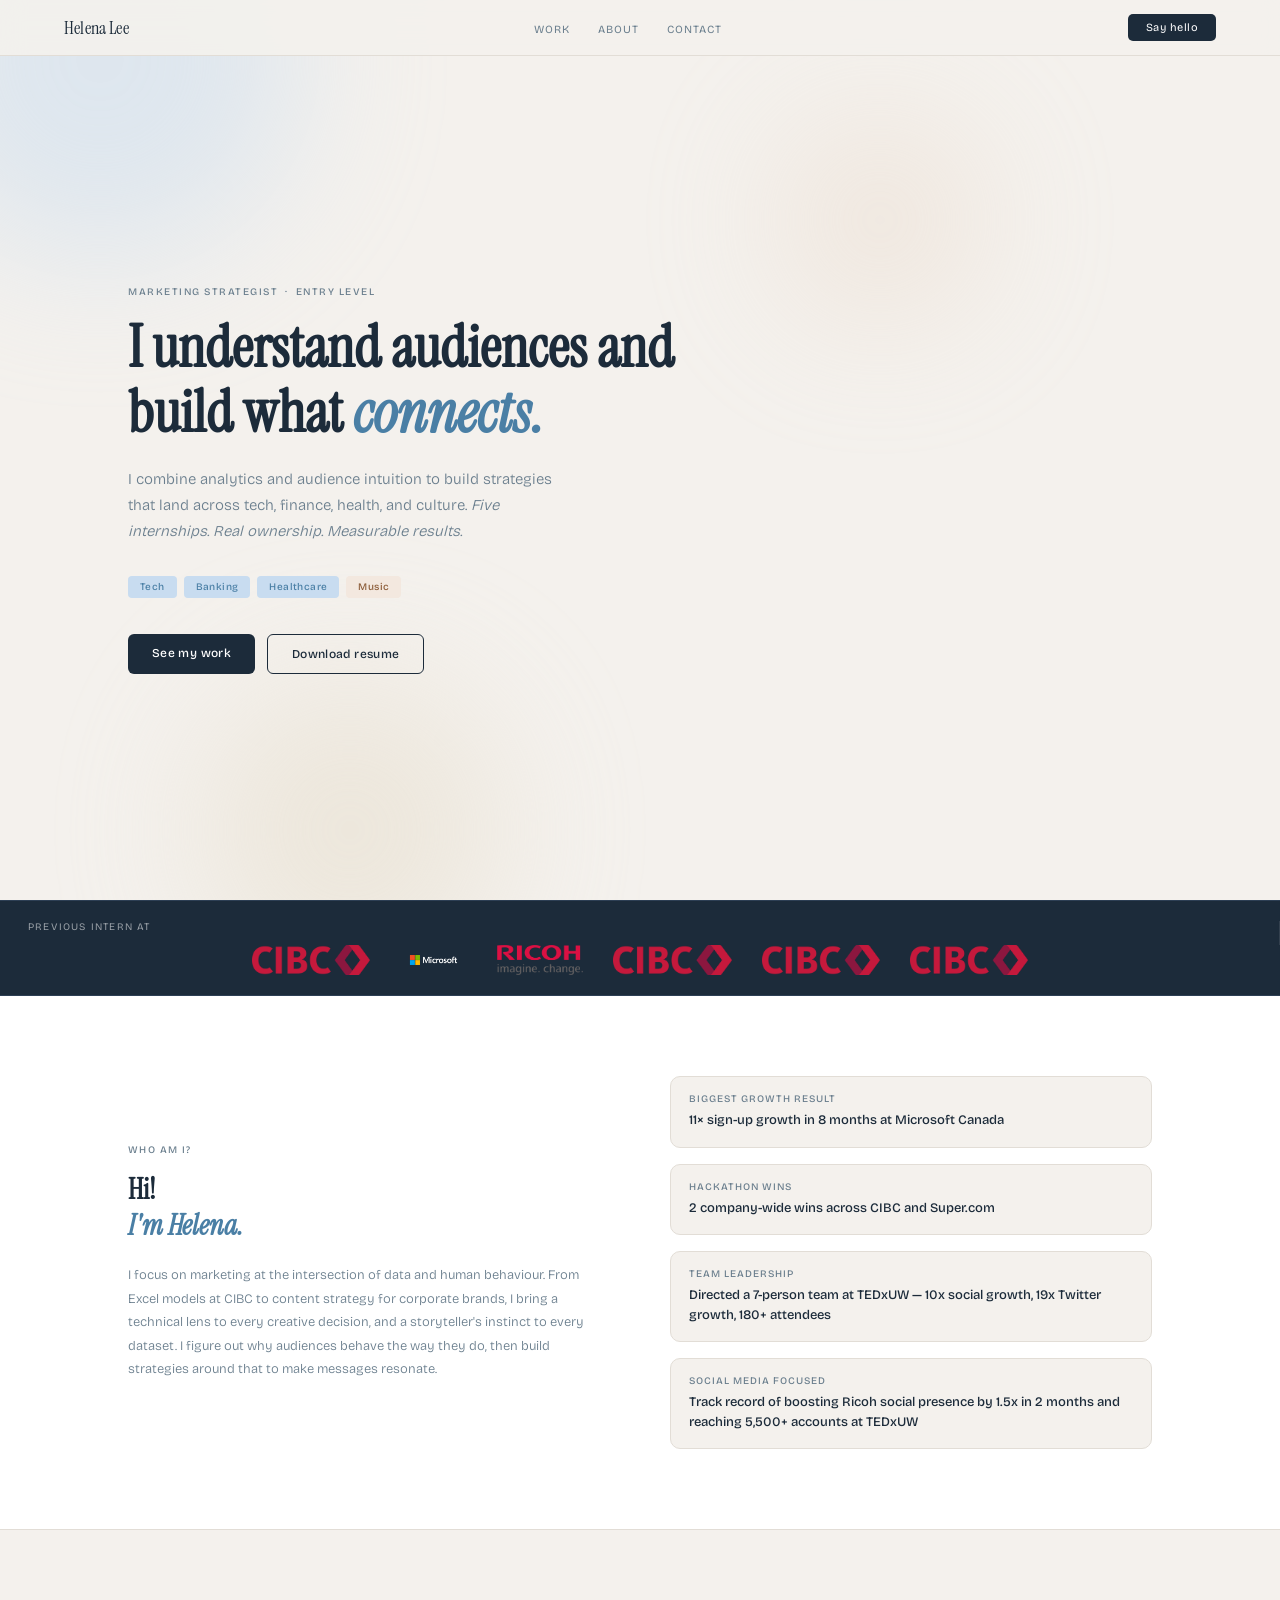
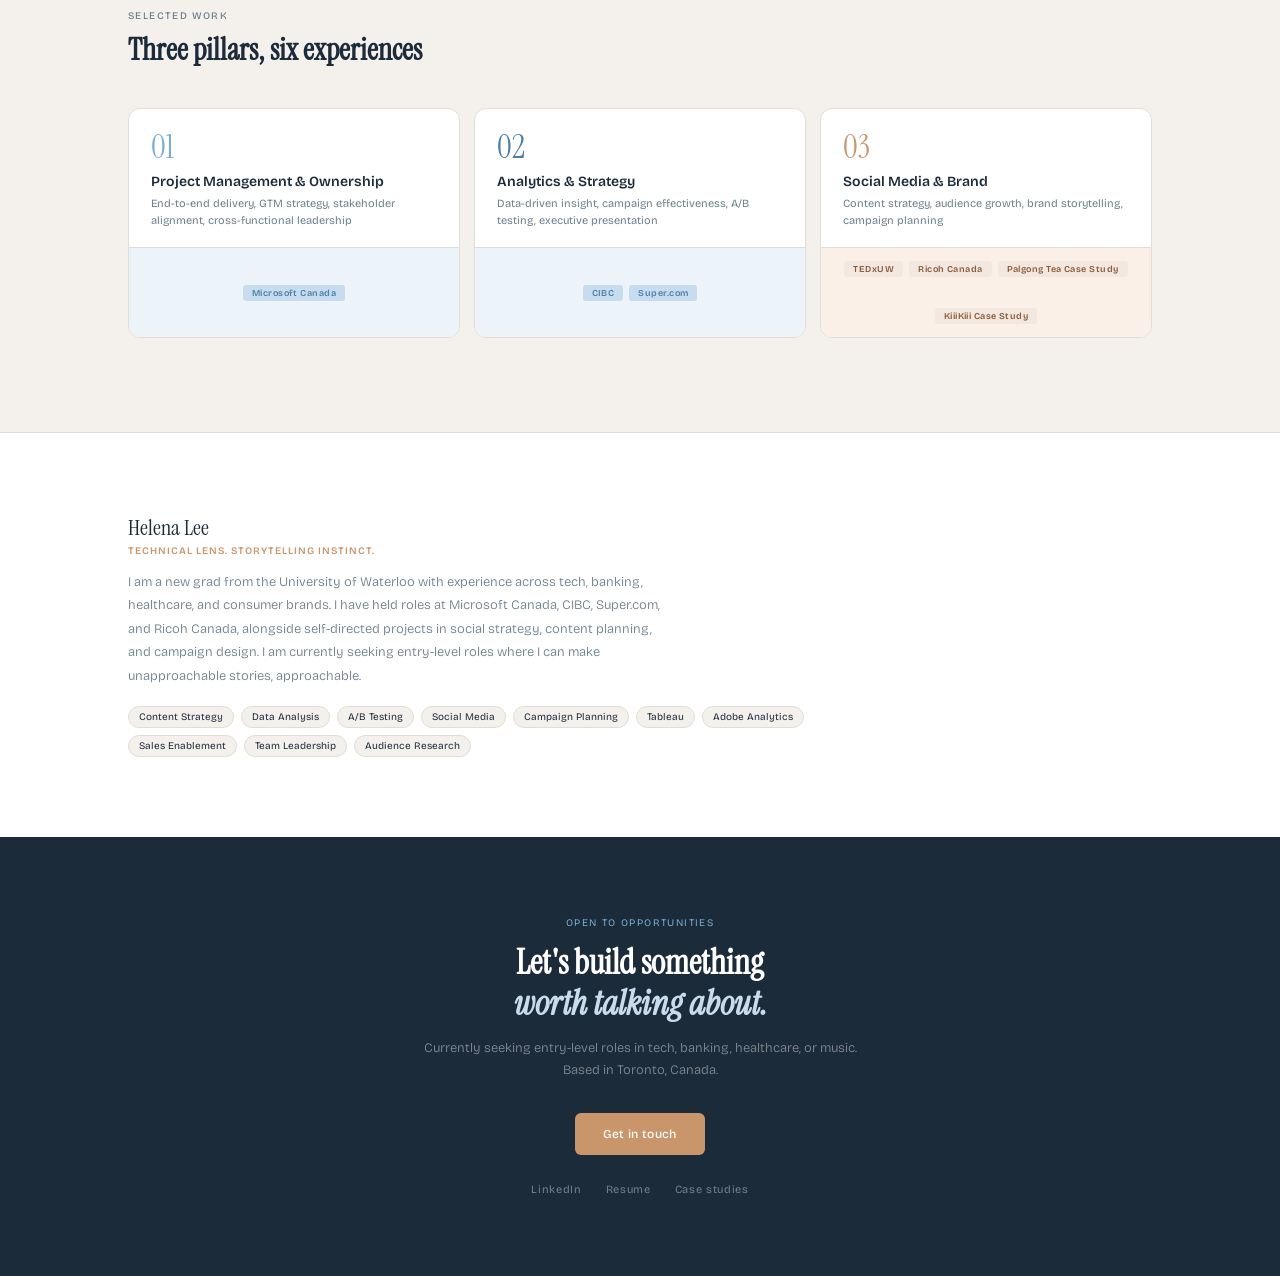
<file: index.html>
<!DOCTYPE html>
<html lang="en">

<head>
  <meta charset="UTF-8">
  <meta name="viewport" content="width=device-width,initial-scale=1.0">
  <title>Helena Lee — Marketing Portfolio</title>
  <link rel="stylesheet" href="styles.css">
</head>

<body>

  <!-- NAV -->
  <nav aria-label="Main navigation">
    <a class="nav-logo" href="https://drive.google.com/file/d/1YSXz0BEyX0tnH-KRp8JZUTTJEpkOPKFH/view?usp=sharing">Helena
      Lee</a>
    <ul class="nav-links">
      <li><a href="#work">Work</a></li>
      <li><a href="#about">About</a></li>
      <li><a href="#contact">Contact</a></li>
    </ul>
    <a class="nav-cta" href="#contact">Say hello</a>
  </nav>

  <!-- HERO -->
  <section class="hero" aria-label="Introduction">
    <div class="hero-blob" style="width:400px;height:400px;background:var(--sky);top:-140px;left:-100px;opacity:.5">
    </div>
    <div class="hero-blob" style="width:300px;height:300px;background:var(--cream);bottom:-80px;left:200px;opacity:.6">
    </div>
    <div class="hero-blob" style="width:200px;height:200px;background:#e8d5c4;top:120px;right:300px;opacity:.4"></div>

    <div class="hero-left">
      <p class="hero-eyebrow">Marketing Strategist &nbsp;·&nbsp; Entry Level</p>
      <h1 class="hero-title">
        I understand audiences and <br>build what <em>connects. </em> <br>
      </h1>
      <p class="hero-body">
        I combine analytics and audience intuition to build strategies that land across tech, finance, health, and
        culture.
        <em> Five internships. Real ownership. Measurable results.</em>
      </p>
      <div class="hero-badges" role="list" aria-label="Target industries">
        <span class="badge" role="listitem">Tech</span>
        <span class="badge" role="listitem">Banking</span>
        <span class="badge" role="listitem">Healthcare</span>
        <span class="badge badge-warm" role="listitem">Music</span>
      </div>
      <div class="hero-btns">
        <a class="btn-primary" href="#work">See my work</a>
        <a class="btn-secondary" href="/resume.pdf">Download resume</a>
      </div>
    </div>

  </section>

  <!-- STRIP -->
  <div class="strip" aria-hidden="true">
    <div class="strip-inner">
      <div class="strip-item"> Previous intern at</div>
      <div class="strip-item">
        <ul class="companies">
          <li class="company">
            <a href="#">
              <img src="cibc-logo.png" alt="CIBC Logo" />
            </a>
          </li>
          <li class="company">
            <a href="#">
              <img src="Microsoft-logo.png" alt="Microsoft Logo" />
            </a>
          </li>
          <li class="company">
            <a href="#">
              <img src="Ricoh-logo.png" alt="Ricoh Logo" />
            </a>
          </li>
          <li class="company">
            <a href="#">
              <img src="cibc-logo.png" alt="CIBC Logo" />
            </a>
          </li>
          <li class="company">
            <a href="#">
              <img src="cibc-logo.png" alt="CIBC Logo" />
            </a>
          </li>
          <li class="company">
            <a href="#">
              <img src="cibc-logo.png" alt="CIBC Logo" />
            </a>
          </li>

        </ul>


      </div>

    </div>
  </div>

  <!-- INTRO -->
  <section class="intro" aria-label="About my approach">
    <div class="intro-left">
      <p class="intro-tag">Who am I?</p>
      <h2 class="intro-heading">
        Hi! <br><em> I'm Helena.</em>
      </h2>
      <p class="intro-body">
        I focus on marketing at the intersection of data and human behaviour. From Excel models at CIBC to content
        strategy for corporate brands, I bring a technical lens to every creative decision, and a storyteller's
        instinct
        to every dataset. I figure out why audiences behave the way they do, then build strategies around that to make
        messages resonate.
      </p>
    </div>
    <div class="intro-right" aria-label="Key highlights">
      <div class="intro-card">
        <div class="ic-label">Biggest growth result</div>
        <div class="ic-value">11× sign-up growth in 8 months at Microsoft Canada</div>
      </div>
      <div class="intro-card">
        <div class="ic-label">Hackathon wins</div>
        <div class="ic-value">2 company-wide wins across CIBC and Super.com</div>
      </div>
      <div class="intro-card">
        <div class="ic-label">Team leadership</div>
        <div class="ic-value">Directed a 7-person team at TEDxUW — 10x social growth, 19x Twitter growth, 180+
          attendees
        </div>
      </div>
      <div class="intro-card">
        <div class="ic-label">Social Media Focused</div>
        <div class="ic-value">Track record of boosting Ricoh social presence by 1.5x in 2 months and reaching 5,500+
          accounts at TEDxUW</div>
      </div>
    </div>
  </section>

  <!-- WORK -->
  <section class="work" id="work" aria-labelledby="work-title">
    <div class="work-header">
      <div>
        <p class="section-tag">Selected work</p>
        <h2 class="section-title" id="work-title">Three pillars, six experiences</h2>
      </div>
    </div>

    <div class="pillars" role="list">

      <a class="pillar-card pc-1" href="/microsoft.html" role="listitem"
        aria-label="Pillar 1: Project Management and Ownership">
        <div class="pillar-top">
          <div class="pillar-num">01</div>
          <div class="pillar-name">Project Management &amp; Ownership</div>
          <div class="pillar-sub">End-to-end delivery, GTM strategy, stakeholder alignment, cross-functional
            leadership
          </div>
        </div>
        <div class="pillar-thumb">
          <span class="pillar-tag">Microsoft Canada</span>
        </div>
      </a>

      <a class="pillar-card pc-2" href="/analytics-strategy.html" role="listitem"
        aria-label="Pillar 2: Analytics and Strategy">
        <div class="pillar-top">
          <div class="pillar-num">02</div>
          <div class="pillar-name">Analytics &amp; Strategy</div>
          <div class="pillar-sub">Data-driven insight, campaign effectiveness, A/B testing, executive presentation
          </div>
        </div>
        <div class="pillar-thumb">
          <span class="pillar-tag">CIBC</span>
          <span class="pillar-tag">Super.com</span>
        </div>
      </a>

      <a class="pillar-card pc-3" href="/helenalee1.github.io/social-brand.html" role="listitem"
        aria-label="Pillar 3: Social Media and Brand">
        <div class="pillar-top">
          <div class="pillar-num">03</div>
          <div class="pillar-name">Social Media &amp; Brand</div>
          <div class="pillar-sub">Content strategy, audience growth, brand storytelling, campaign planning</div>
        </div>
        <div class="pillar-thumb">
          <span class="pillar-tag">TEDxUW</span>
          <span class="pillar-tag">Ricoh Canada</span>
          <span class="pillar-tag">Palgong Tea Case Study</span>
          <span class="pillar-tag">KiiiKiii Case Study</span>
        </div>
      </a>

    </div>
  </section>

  <!-- ABOUT -->
  <section class="about" id="about" aria-label="About Helena">
    <div class="about-content">
      <div class="about-name">Helena Lee</div>
      <div class="about-tagline">Technical lens. Storytelling instinct.</div>
      <p class="about-bio">
        I am a new grad from the University of Waterloo with experience across tech, banking, healthcare, and consumer
        brands. I have held roles at Microsoft Canada, CIBC, Super.com, and Ricoh Canada, alongside self-directed
        projects in social strategy, content planning, and campaign design. I am currently seeking entry-level roles
        where I can make unapproachable stories, approachable.
      </p>
      <div class="skills-row" role="list" aria-label="Skills">
        <span class="skill" role="listitem">Content Strategy</span>
        <span class="skill" role="listitem">Data Analysis</span>
        <span class="skill" role="listitem">A/B Testing</span>
        <span class="skill" role="listitem">Social Media</span>
        <span class="skill" role="listitem">Campaign Planning</span>
        <span class="skill" role="listitem">Tableau</span>
        <span class="skill" role="listitem">Adobe Analytics</span>
        <span class="skill" role="listitem">Sales Enablement</span>
        <span class="skill" role="listitem">Team Leadership</span>
        <span class="skill" role="listitem">Audience Research</span>
      </div>
    </div>
  </section>

  <!-- CONTACT -->
  <section class="contact" id="contact" aria-label="Contact">
    <p class="contact-pre">Open to opportunities</p>
    <h2 class="contact-title">
      Let's build something<br><em>worth talking about.</em>
    </h2>
    <p class="contact-sub">
      Currently seeking entry-level roles in tech, banking, healthcare, or music.<br>
      Based in Toronto, Canada.
    </p>
    <a class="contact-btn" href="mailto:helenasmlee@gmail.com">Get in touch</a>
    <div class="contact-links">
      <a class="contact-link" href="https://linkedin.com/in/helenasmlee" target="_blank"
        rel="noopener noreferrer">LinkedIn</a>
      <a class="contact-link"
        href="https://drive.google.com/file/d/1YSXz0BEyX0tnH-KRp8JZUTTJEpkOPKFH/view?usp=sharing">Resume</a>
      <a class="contact-link" href="#work">Case studies</a>
    </div>
  </section>

</body>

</html>
</file>
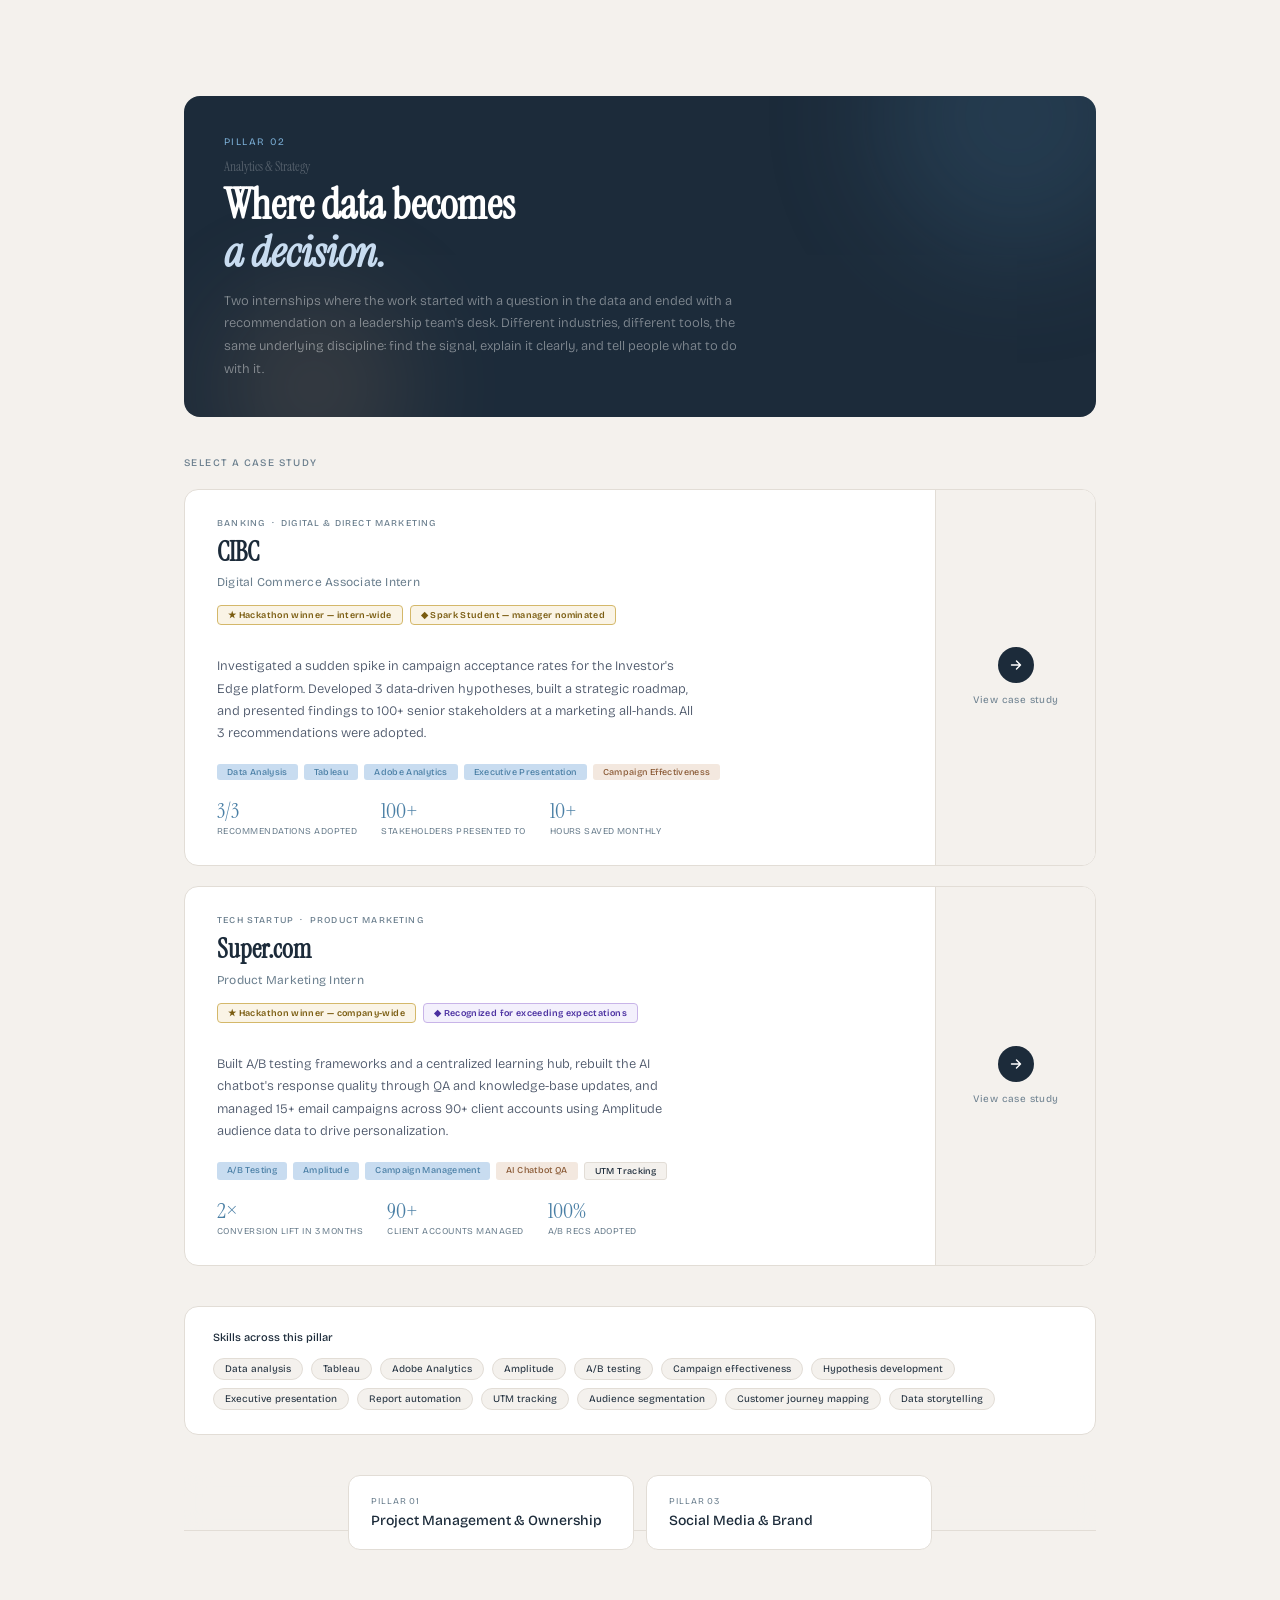
<file: analytics-strategy.html>
<!DOCTYPE html>
<html lang="en">

<head>
  <meta charset="UTF-8">
  <meta name="viewport" content="width=device-width,initial-scale=1.0">
  <title>Analytics & Strategy — Helena Lee Portfolio</title>
  <style>
    @import url('https://fonts.googleapis.com/css2?family=Instrument+Serif:ital@0;1&family=Bricolage+Grotesque:opsz,wght@12..96,300;12..96,400;12..96,500;12..96,600&display=swap');

    * {
      box-sizing: border-box;
      margin: 0;
      padding: 0
    }

    html {
      scroll-behavior: smooth
    }

    body {
      font-family: 'Bricolage Grotesque', sans-serif;
      background: #F4F1ED;
      color: #1C2B3A;
      -webkit-font-smoothing: antialiased
    }

    :root {
      --sky: #C8DCF0;
      --steel: #7AADD4;
      --deep: #4A7FA5;
      --cream: #E8E0D0;
      --warm: #C9956A;
      --dark: #1C2B3A;
      --muted: #6B7F8E;
      --offwhite: #F4F1ED;
      --white: #fff;
      --border: #e2ddd6;
      --text: #4A5568;
    }

    /* NAV */
    nav {
      background: rgba(244, 241, 237, .92);
      backdrop-filter: blur(12px);
      border-bottom: .5px solid var(--border);
      padding: 0 18%;
      height: 56px;
      display: flex;
      align-items: center;
      justify-content: space-between
    }

    .nav-logo {
      font-family: 'Instrument Serif', serif;
      font-size: 18px;
      color: var(--dark);
      text-decoration: none
    }

    .nav-links {
      display: flex;
      gap: 24px;
      list-style: none;
      align-items: center
    }

    .nav-links a {
      font-size: 11px;
      letter-spacing: .09em;
      text-transform: uppercase;
      color: var(--muted);
      text-decoration: none;
      transition: color .15s
    }

    .nav-links a:hover {
      color: var(--dark)
    }

    .nav-back {
      font-size: 11px;
      color: var(--muted);
      text-decoration: none;
      letter-spacing: .04em;
      display: flex;
      align-items: center;
      gap: 6px;
      transition: color .15s
    }

    .nav-back:hover {
      color: var(--dark)
    }



    /* PAGE */
    .page {
      max-width: 960px;
      margin: 0 auto;
      padding: 96px 24px 80px
    }

    /* PILLAR HEADER */
    .pillar-header {
      background: var(--dark);
      border-radius: 16px;
      padding: 40px 40px 36px;
      margin-bottom: 40px;
      position: relative;
      overflow: hidden;
    }

    .ph-blob {
      position: absolute;
      border-radius: 50%;
      filter: blur(60px);
      pointer-events: none
    }

    .ph-eyebrow {
      font-size: 10px;
      letter-spacing: .14em;
      text-transform: uppercase;
      color: var(--steel);
      margin-bottom: 10px;
      position: relative;
      z-index: 2
    }

    .ph-num {
      font-family: 'Instrument Serif', serif;
      font-size: 13px;
      color: rgba(255, 255, 255, .25);
      position: relative;
      z-index: 2;
      margin-bottom: 6px
    }

    .ph-title {
      font-family: 'Instrument Serif', serif;
      font-size: clamp(28px, 4vw, 42px);
      color: #fff;
      line-height: 1.15;
      margin-bottom: 12px;
      position: relative;
      z-index: 2
    }

    .ph-title em {
      font-style: italic;
      color: var(--sky)
    }

    .ph-body {
      font-size: 13px;
      color: rgba(255, 255, 255, .45);
      line-height: 1.75;
      max-width: 520px;
      position: relative;
      z-index: 2;
      font-weight: 300
    }

    /* SECTION LABEL */
    .sec-label {
      font-size: 10px;
      letter-spacing: .14em;
      text-transform: uppercase;
      color: var(--muted);
      font-weight: 500;
      margin-bottom: 20px
    }

    /* PROJECT CARDS */
    .projects {
      display: flex;
      flex-direction: column;
      gap: 20px;
      margin-bottom: 40px
    }

    .proj-card {
      background: var(--white);
      border: .5px solid var(--border);
      border-radius: 14px;
      overflow: hidden;
      text-decoration: none;
      display: block;
      transition: border-color .15s, transform .12s;
    }

    .proj-card:hover {
      border-color: var(--steel);
      transform: translateY(-2px)
    }

    .pc-inner {
      display: grid;
      grid-template-columns: 1fr auto;
      gap: 0
    }

    .pc-left {
      padding: 28px 32px
    }

    .pc-eyebrow {
      font-size: 9px;
      letter-spacing: .13em;
      text-transform: uppercase;
      color: var(--muted);
      margin-bottom: 10px;
      font-weight: 500
    }

    .pc-company {
      font-family: 'Instrument Serif', serif;
      font-size: 26px;
      color: var(--dark);
      line-height: 1.15;
      margin-bottom: 8px
    }

    .pc-role {
      font-size: 12px;
      color: var(--muted);
      margin-bottom: 16px;
      letter-spacing: .02em
    }

    .pc-tagline {
      font-size: 13px;
      color: var(--text);
      line-height: 1.7;
      max-width: 480px;
      margin-bottom: 20px;
      font-weight: 300
    }

    .pc-pills {
      display: flex;
      gap: 6px;
      flex-wrap: wrap;
      margin-bottom: 20px
    }

    .pc-pill {
      font-size: 9px;
      padding: 3px 10px;
      border-radius: 3px;
      font-weight: 500;
      letter-spacing: .04em
    }

    .pill-sky {
      background: var(--sky);
      color: var(--deep)
    }

    .pill-warm {
      background: #f3e8df;
      color: #8a5a36
    }

    .pill-dark {
      background: var(--offwhite);
      color: var(--dark);
      border: .5px solid var(--border)
    }

    .pill-gold {
      background: #faf4e6;
      color: #7a5c10;
      border: .5px solid #d4b86a
    }

    .pc-stats {
      display: flex;
      gap: 24px
    }

    .pc-stat-num {
      font-family: 'Instrument Serif', serif;
      font-size: 22px;
      color: var(--deep);
      line-height: 1;
      margin-bottom: 3px
    }

    .pc-stat-lbl {
      font-size: 9px;
      color: var(--muted);
      letter-spacing: .05em;
      text-transform: uppercase;
      line-height: 1.4
    }

    .pc-right {
      width: 160px;
      flex-shrink: 0;
      border-left: .5px solid var(--border);
      display: flex;
      flex-direction: column;
      align-items: center;
      justify-content: center;
      gap: 10px;
      padding: 24px 20px;
      background: var(--offwhite);
    }

    .pc-arrow {
      width: 36px;
      height: 36px;
      border-radius: 50%;
      background: var(--dark);
      display: flex;
      align-items: center;
      justify-content: center;
      transition: background .15s;
      flex-shrink: 0;
    }

    .proj-card:hover .pc-arrow {
      background: var(--deep)
    }

    .pc-arrow svg {
      display: block
    }

    .pc-cta {
      font-size: 10px;
      color: var(--muted);
      text-align: center;
      letter-spacing: .04em;
      line-height: 1.5
    }

    /* AWARD BADGE */
    .award-badge {
      display: inline-flex;
      align-items: center;
      gap: 6px;
      background: #faf4e6;
      border: .5px solid #d4b86a;
      border-radius: 4px;
      padding: 4px 10px;
      font-size: 9px;
      font-weight: 600;
      color: #7a5c10;
      letter-spacing: .04em;
      margin-bottom: 16px;
    }

    .award-badge-purple {
      background: #f3f0fc;
      border-color: #c8b4e8;
      color: #4a2fa0
    }

    /* SKILLS SHARED */
    .skills-section {
      background: var(--white);
      border: .5px solid var(--border);
      border-radius: 14px;
      padding: 24px 28px;
      margin-bottom: 40px
    }

    .sk-title {
      font-size: 11px;
      font-weight: 500;
      color: var(--dark);
      margin-bottom: 14px
    }

    .skills-wrap {
      display: flex;
      gap: 8px;
      flex-wrap: wrap
    }

    .skill {
      font-size: 10px;
      padding: 4px 11px;
      border-radius: 20px;
      background: var(--offwhite);
      border: .5px solid var(--border);
      color: var(--dark)
    }

    /* PILLAR NAV */
    .pillar-nav {
      display: grid;
      grid-template-columns: 1fr 1fr;
      gap: 12px
    }

    .pn-card {
      background: var(--white);
      border: .5px solid var(--border);
      border-radius: 12px;
      padding: 20px 22px;
      text-decoration: none;
      display: block;
      transition: border-color .15s;
    }

    .pn-card:hover {
      border-color: var(--steel)
    }

    .pn-label {
      font-size: 9px;
      letter-spacing: .1em;
      text-transform: uppercase;
      color: var(--muted);
      margin-bottom: 6px
    }

    .pn-title {
      font-size: 14px;
      font-weight: 500;
      color: var(--dark)
    }

    .pn-home {
      background: var(--dark);
      border-color: var(--dark);
      grid-column: span 2;
      text-align: center;
    }

    .pn-home:hover {
      border-color: #2d3f54;
      background: #2d3f54
    }

    .pn-home .pn-label {
      color: rgba(255, 255, 255, .4)
    }

    .pn-home .pn-title {
      color: #fff
    }

    @media(max-width:700px) {
      .pc-inner {
        grid-template-columns: 1fr
      }

      .pc-right {
        width: 100%;
        flex-direction: row;
        border-left: none;
        border-top: .5px solid var(--border)
      }

      .pillar-nav {
        grid-template-columns: 1fr
      }

      .pn-home {
        grid-column: span 1
      }
    }
  </style>
</head>

<body>


  <main class="page" role="main">

    <!-- PILLAR HEADER -->
    <header class="pillar-header" aria-label="Pillar introduction">
      <div class="ph-blob" style="width:280px;height:280px;background:var(--deep);top:-120px;right:-60px;opacity:.2"
        aria-hidden="true"></div>
      <div class="ph-blob" style="width:180px;height:180px;background:var(--warm);bottom:-60px;left:40px;opacity:.18"
        aria-hidden="true"></div>
      <p class="ph-eyebrow">Pillar 02</p>
      <p class="ph-num">Analytics &amp; Strategy</p>
      <h1 class="ph-title">Where data becomes<br><em>a decision.</em></h1>
      <p class="ph-body">Two internships where the work started with a question in the data and ended with a
        recommendation on a leadership team's desk. Different industries, different tools, the same underlying
        discipline: find the signal, explain it clearly, and tell people what to do with it.</p>
    </header>

    <p class="sec-label">Select a case study</p>

    <!-- PROJECT CARDS -->
    <div class="projects" role="list">

      <!-- CIBC -->
      <a class="proj-card" href="/Users/helenalee/Downloads/CIBC%20Case%20Study.html" role="listitem"
        aria-label="View CIBC case study">
        <div class="pc-inner">
          <div class="pc-left">
            <p class="pc-eyebrow">Banking &nbsp;&middot;&nbsp; Digital &amp; Direct Marketing</p>
            <h2 class="pc-company">CIBC</h2>
            <p class="pc-role">Digital Commerce Associate Intern</p>
            <div style="display:flex;gap:7px;flex-wrap:wrap;margin-bottom:14px">
              <span class="award-badge">&#9733; Hackathon winner &mdash; intern-wide</span>
              <span class="award-badge">&#9670; Spark Student &mdash; manager nominated</span>
            </div>
            <p class="pc-tagline">Investigated a sudden spike in campaign acceptance rates for the Investor's Edge
              platform. Developed 3 data-driven hypotheses, built a strategic roadmap, and presented findings to 100+
              senior stakeholders at a marketing all-hands. All 3 recommendations were adopted.</p>
            <div class="pc-pills" role="list" aria-label="Skills">
              <span class="pc-pill pill-sky">Data Analysis</span>
              <span class="pc-pill pill-sky">Tableau</span>
              <span class="pc-pill pill-sky">Adobe Analytics</span>
              <span class="pc-pill pill-sky">Executive Presentation</span>
              <span class="pc-pill pill-warm">Campaign Effectiveness</span>
            </div>
            <div class="pc-stats" role="list" aria-label="Key results">
              <div role="listitem">
                <div class="pc-stat-num">3/3</div>
                <div class="pc-stat-lbl">Recommendations adopted</div>
              </div>
              <div role="listitem">
                <div class="pc-stat-num">100+</div>
                <div class="pc-stat-lbl">Stakeholders presented to</div>
              </div>
              <div role="listitem">
                <div class="pc-stat-num">10+</div>
                <div class="pc-stat-lbl">Hours saved monthly</div>
              </div>
            </div>
          </div>
          <div class="pc-right" aria-hidden="true">
            <div class="pc-arrow">
              <svg width="16" height="16" viewBox="0 0 16 16" fill="none">
                <path d="M3.5 8h9M8.5 4l4 4-4 4" stroke="#fff" stroke-width="1.4" stroke-linecap="round"
                  stroke-linejoin="round" />
              </svg>
            </div>
            <p class="pc-cta">View case study</p>
          </div>
        </div>
      </a>

      <!-- SUPER.COM -->
      <a class="proj-card" href="/Users/helenalee/Downloads/Super%20Case%20Study.html" role="listitem"
        aria-label="View Super.com case study">
        <div class="pc-inner">
          <div class="pc-left">
            <p class="pc-eyebrow">Tech Startup &nbsp;&middot;&nbsp; Product Marketing</p>
            <h2 class="pc-company">Super.com</h2>
            <p class="pc-role">Product Marketing Intern</p>
            <div style="display:flex;gap:7px;flex-wrap:wrap;margin-bottom:14px">
              <span class="award-badge">&#9733; Hackathon winner &mdash; company-wide</span>
              <span class="award-badge award-badge-purple">&#9670; Recognized for exceeding expectations</span>
            </div>
            <p class="pc-tagline">Built A/B testing frameworks and a centralized learning hub, rebuilt the AI chatbot's
              response quality through QA and knowledge-base updates, and managed 15+ email campaigns across 90+ client
              accounts using Amplitude audience data to drive personalization.</p>
            <div class="pc-pills" role="list" aria-label="Skills">
              <span class="pc-pill pill-sky">A/B Testing</span>
              <span class="pc-pill pill-sky">Amplitude</span>
              <span class="pc-pill pill-sky">Campaign Management</span>
              <span class="pc-pill pill-warm">AI Chatbot QA</span>
              <span class="pc-pill pill-dark">UTM Tracking</span>
            </div>
            <div class="pc-stats" role="list" aria-label="Key results">
              <div role="listitem">
                <div class="pc-stat-num">2&times;</div>
                <div class="pc-stat-lbl">Conversion lift in 3 months</div>
              </div>
              <div role="listitem">
                <div class="pc-stat-num">90+</div>
                <div class="pc-stat-lbl">Client accounts managed</div>
              </div>
              <div role="listitem">
                <div class="pc-stat-num">100%</div>
                <div class="pc-stat-lbl">A/B recs adopted</div>
              </div>
            </div>
          </div>
          <div class="pc-right" aria-hidden="true">
            <div class="pc-arrow">
              <svg width="16" height="16" viewBox="0 0 16 16" fill="none">
                <path d="M3.5 8h9M8.5 4l4 4-4 4" stroke="#fff" stroke-width="1.4" stroke-linecap="round"
                  stroke-linejoin="round" />
              </svg>
            </div>
            <p class="pc-cta">View case study</p>
          </div>
        </div>
      </a>

    </div>

    <!-- SHARED SKILLS -->
    <div class="skills-section" aria-label="Skills across this pillar">
      <div class="sk-title">Skills across this pillar</div>
      <div class="skills-wrap" role="list">
        <span class="skill" role="listitem">Data analysis</span>
        <span class="skill" role="listitem">Tableau</span>
        <span class="skill" role="listitem">Adobe Analytics</span>
        <span class="skill" role="listitem">Amplitude</span>
        <span class="skill" role="listitem">A/B testing</span>
        <span class="skill" role="listitem">Campaign effectiveness</span>
        <span class="skill" role="listitem">Hypothesis development</span>
        <span class="skill" role="listitem">Executive presentation</span>
        <span class="skill" role="listitem">Report automation</span>
        <span class="skill" role="listitem">UTM tracking</span>
        <span class="skill" role="listitem">Audience segmentation</span>
        <span class="skill" role="listitem">Customer journey mapping</span>
        <span class="skill" role="listitem">Data storytelling</span>
      </div>
    </div>

    <!-- NAV TO OTHER PILLARS -->
    <nav class="pillar-nav" aria-label="Navigate between pillars">
      <a class="pn-card" href="/microsoft.html">
        <div class="pn-label">Pillar 01</div>
        <div class="pn-title">Project Management &amp; Ownership</div>
      </a>
      <a class="pn-card" href="/social-brand.html">
        <div class="pn-label">Pillar 03</div>
        <div class="pn-title">Social Media &amp; Brand</div>
      </a>
    </nav>

  </main>
</body>

</html>
</file>
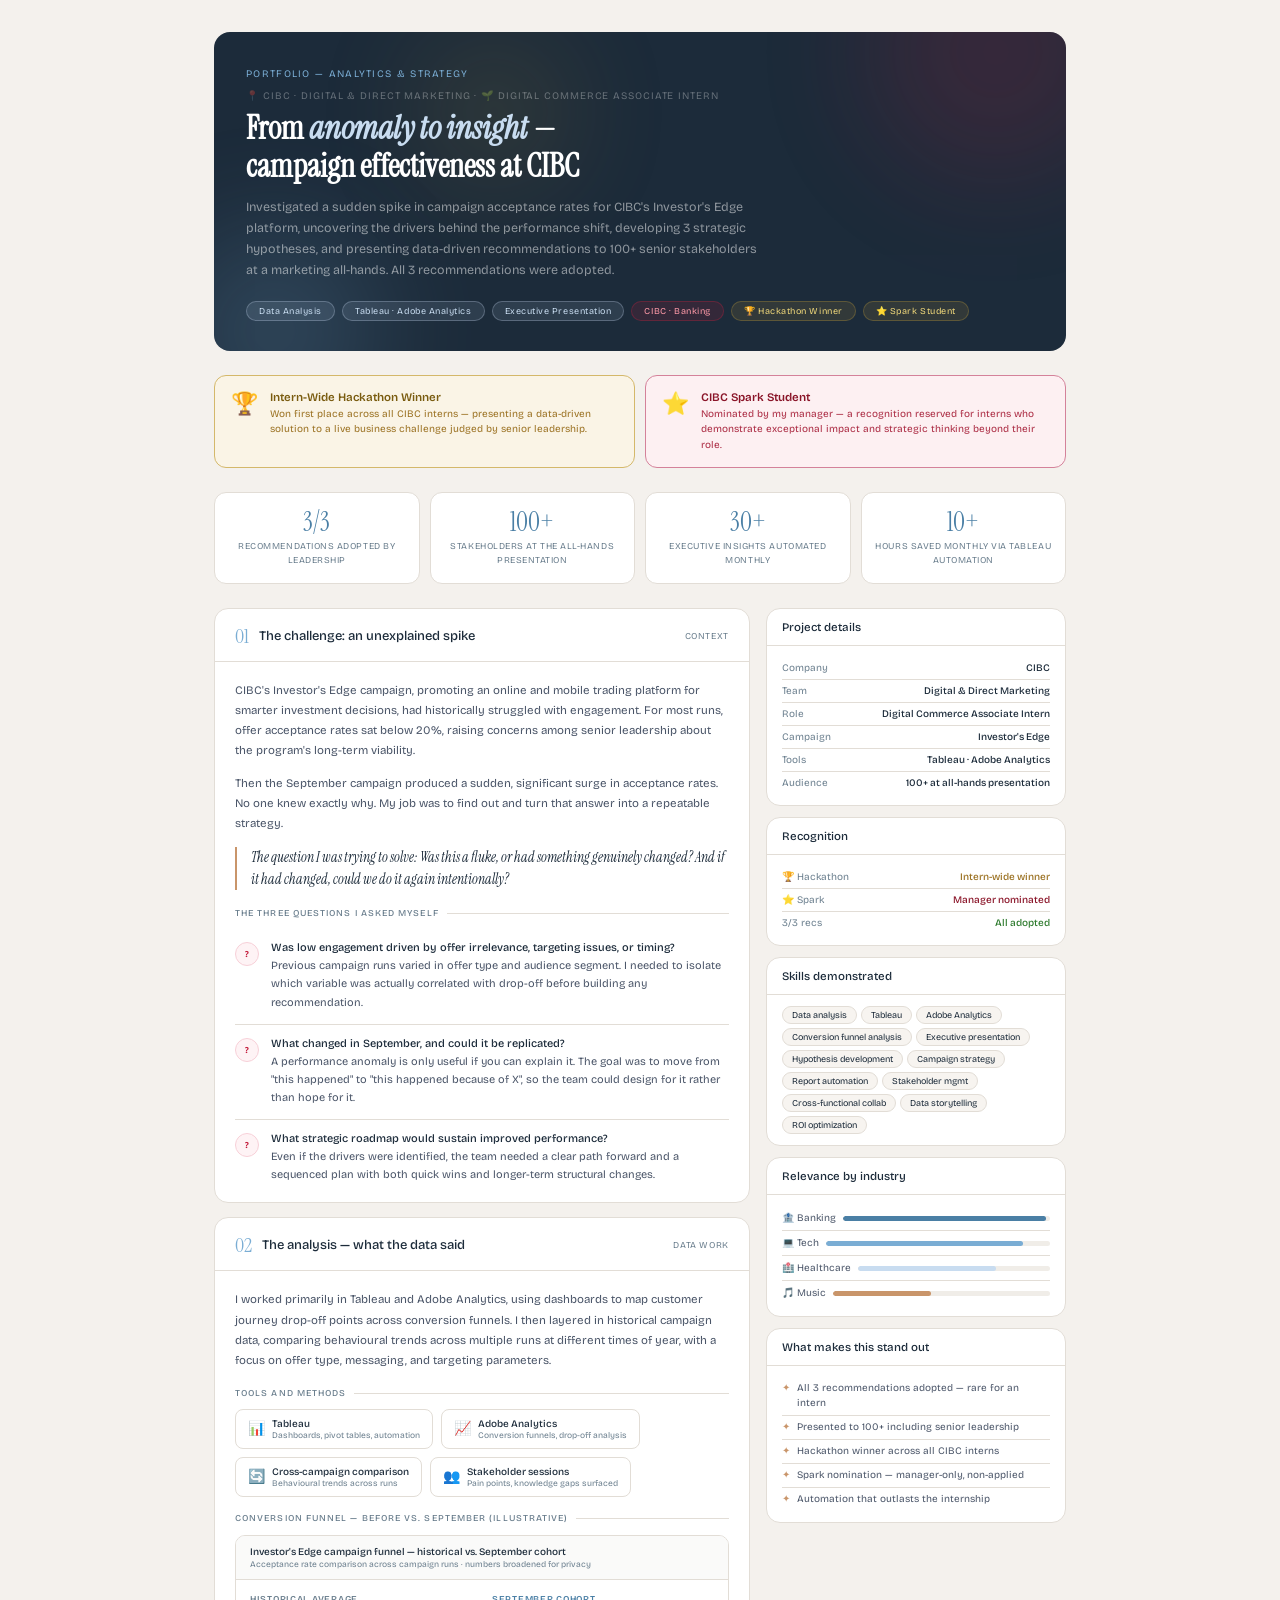
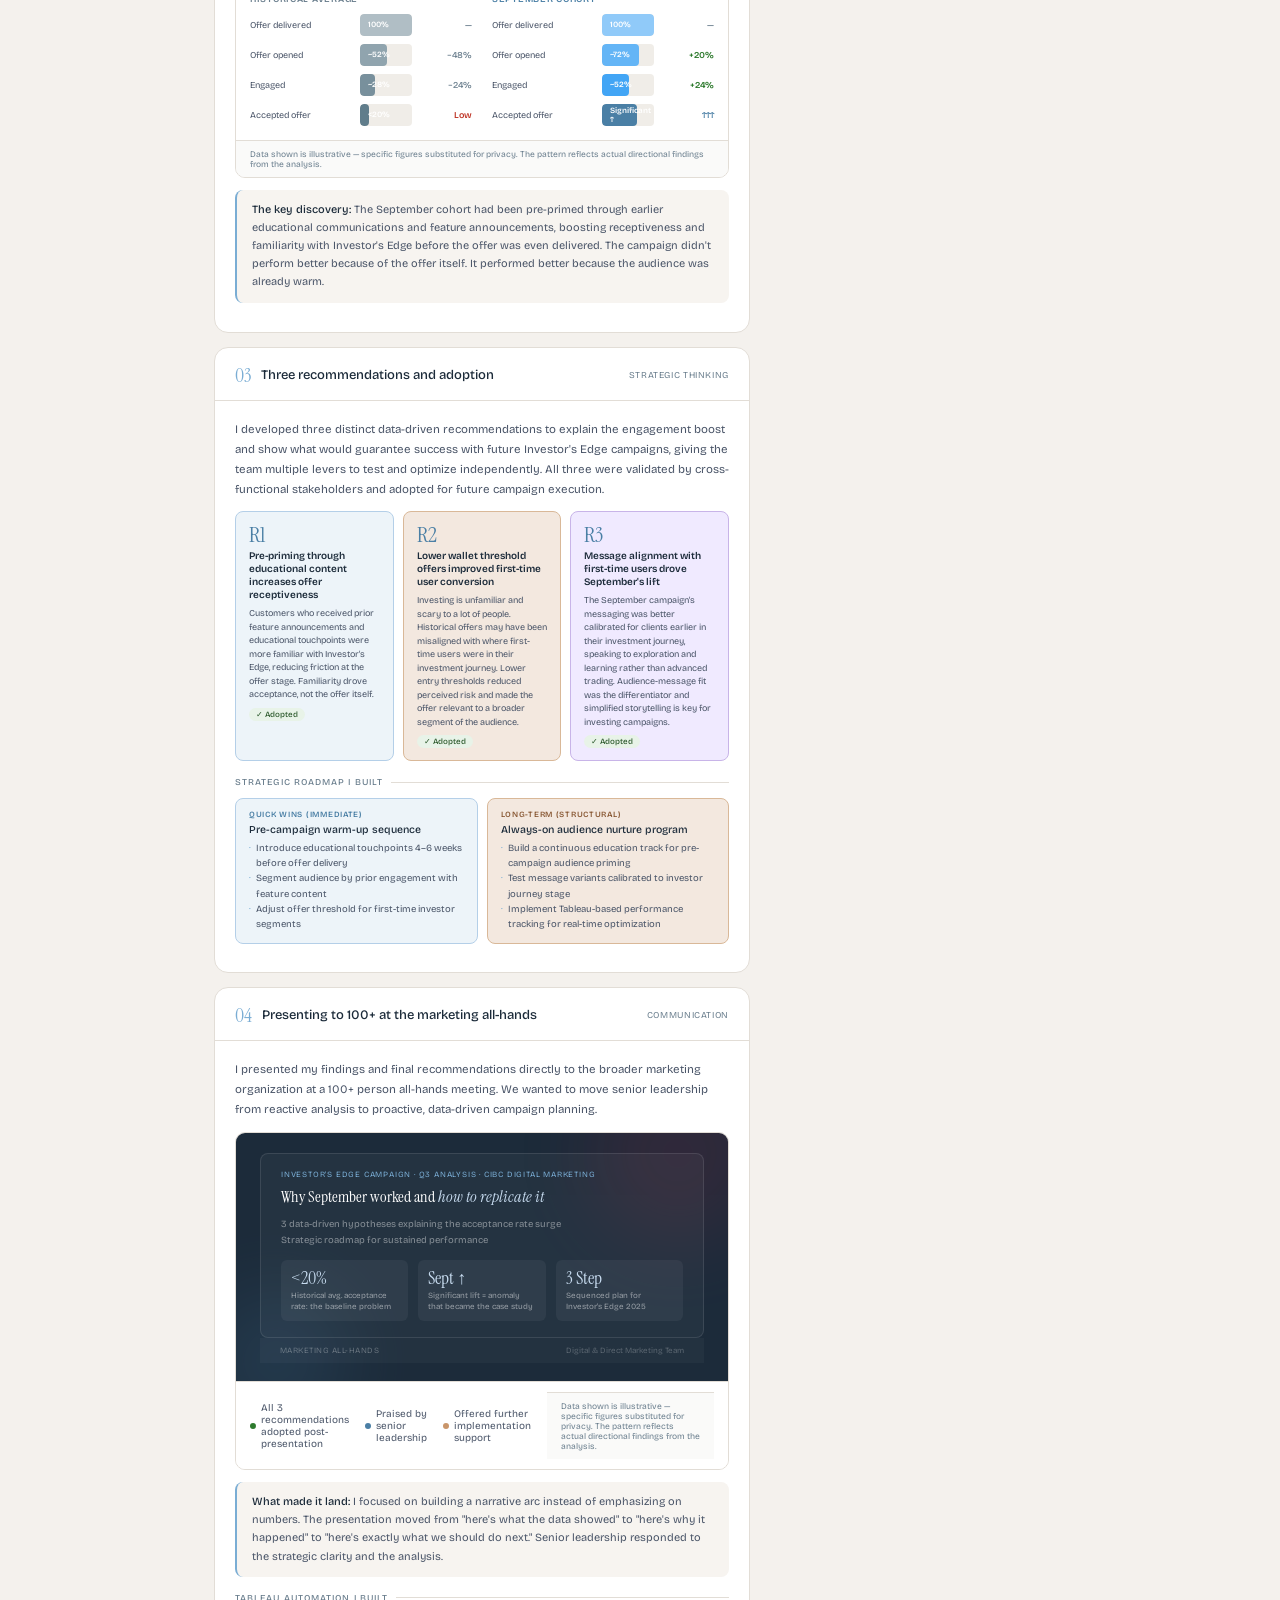
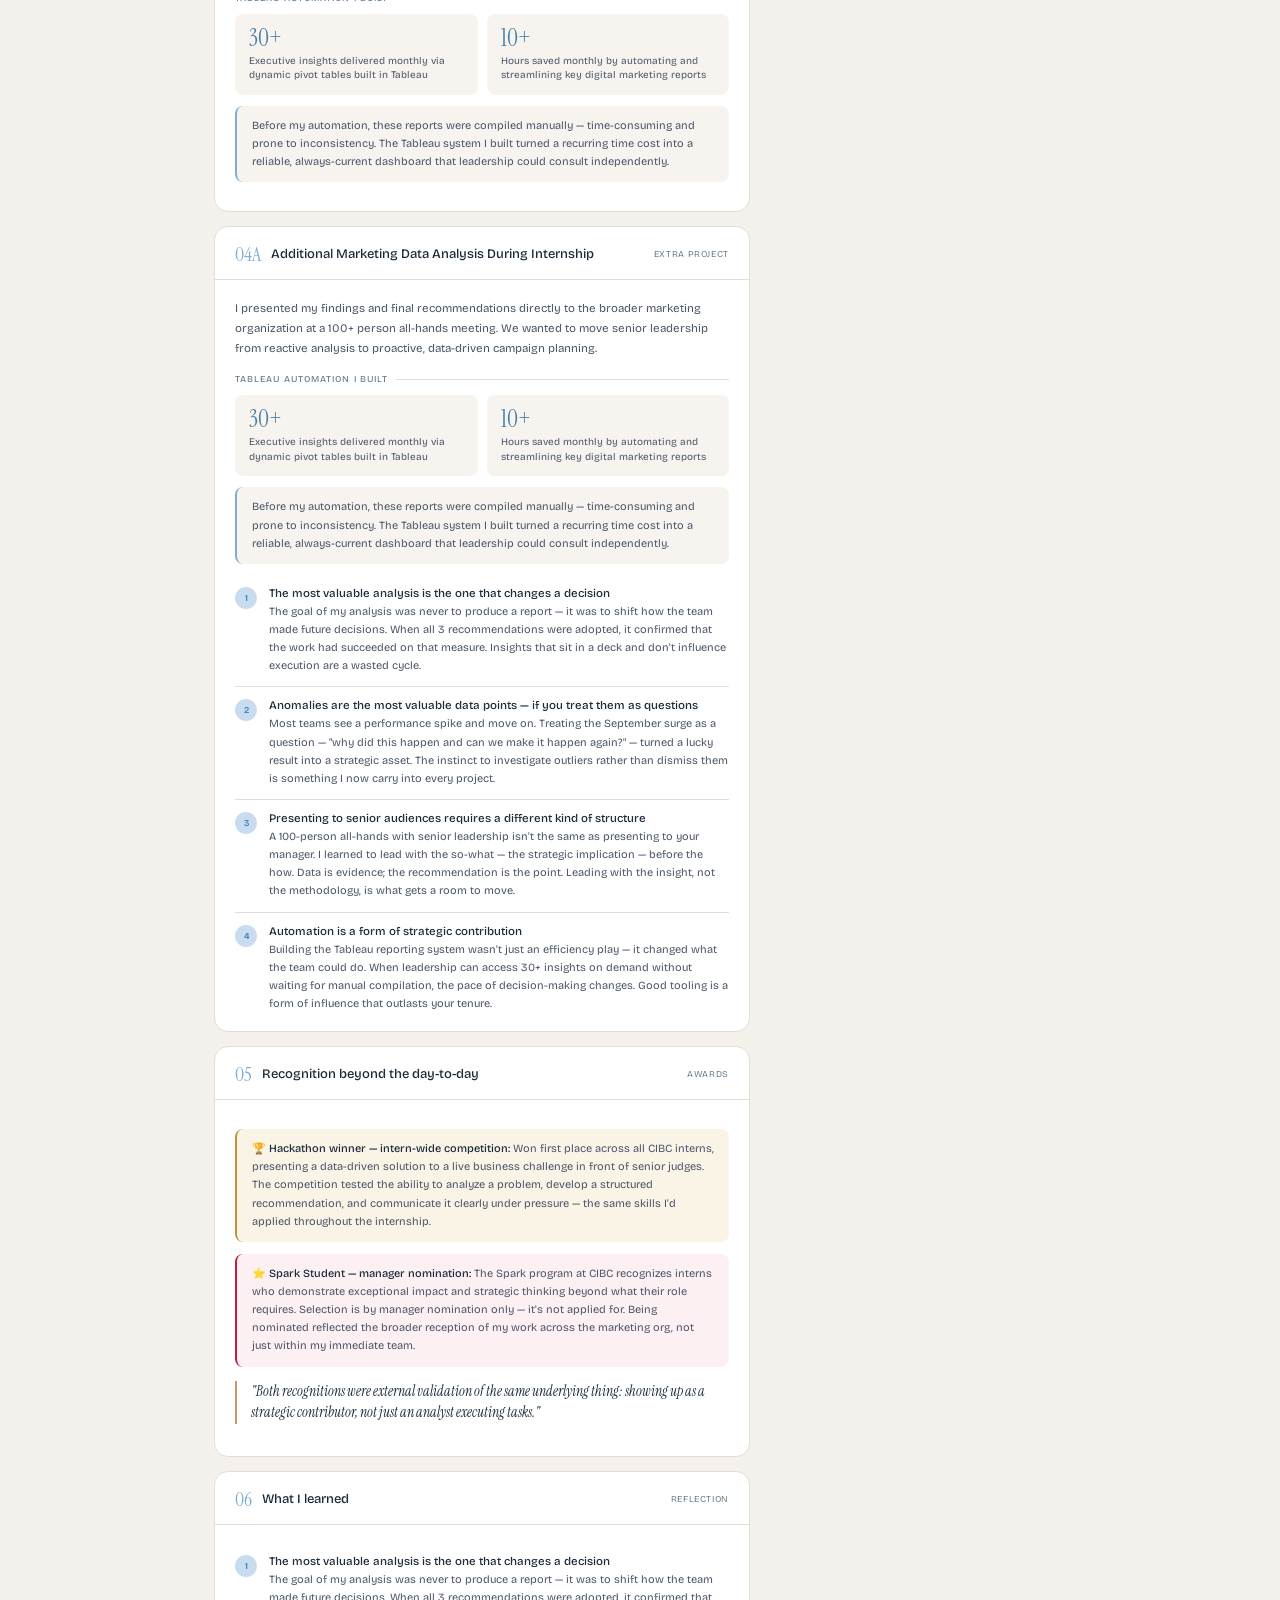
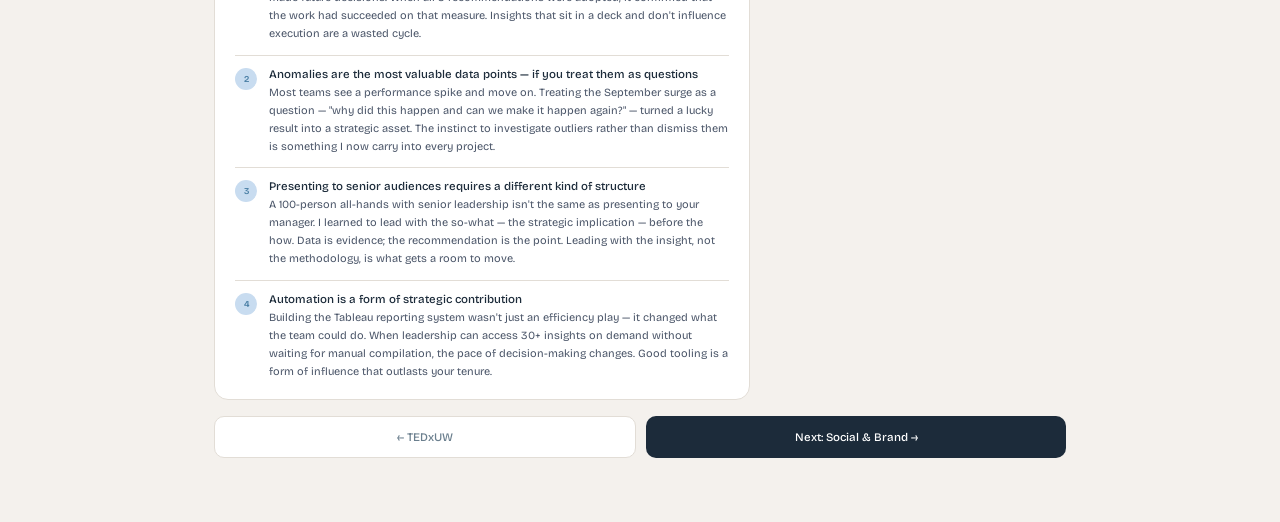
<file: CIBC Case Study.html>
<!DOCTYPE html>
<html lang="en">

<head>
  <meta charset="UTF-8">
  <meta name="viewport" content="width=device-width,initial-scale=1.0">
  <title>CIBC Case Study — Portfolio</title>

  <style>
    @import url('https://fonts.googleapis.com/css2?family=Instrument+Serif:ital@0;1&family=Bricolage+Grotesque:opsz,wght@12..96,300;12..96,400;12..96,500;12..96,600&display=swap');

    * {
      box-sizing: border-box;
      margin: 0;
      padding: 0
    }

    body {
      font-family: 'Bricolage Grotesque', sans-serif;
      background: #F4F1ED;
      color: #1C2B3A;
      -webkit-font-smoothing: antialiased
    }

    :root {
      --sky: #C8DCF0;
      --steel: #7AADD4;
      --deep: #4A7FA5;
      --cream: #E8E0D0;
      --warm: #C9956A;
      --dark: #1C2B3A;
      --muted: #6B7F8E;
      --offwhite: #F4F1ED;
      --white: #fff;
      --border: #e2ddd6;
      --cibc: #C41F3E;
      --cibc-light: #fdf0f2;
      --cibc-mid: #f7d0d8;
      --gold: #B8973A;
      --gold-light: #faf4e6;
    }

    .page {
      max-width: 900px;
      margin: 0 auto;
      padding: 2rem 1.5rem 4rem
    }

    /* HEADER */
    .case-header {
      background: var(--dark);
      border-radius: 16px;
      padding: 36px 32px 30px;
      margin-bottom: 1.5rem;
      position: relative;
      overflow: hidden
    }

    .blob {
      position: absolute;
      border-radius: 50%;
      filter: blur(60px)
    }

    .bc {
      font-size: 10px;
      letter-spacing: .13em;
      text-transform: uppercase;
      color: var(--steel);
      margin-bottom: 10px;
      position: relative;
      z-index: 2
    }

    .co {
      font-size: 10px;
      letter-spacing: .09em;
      text-transform: uppercase;
      color: rgba(255, 255, 255, .32);
      margin-bottom: 8px;
      position: relative;
      z-index: 2
    }

    .ct {
      font-family: 'Instrument Serif', serif;
      font-size: 32px;
      color: #fff;
      line-height: 1.18;
      margin-bottom: 10px;
      position: relative;
      z-index: 2
    }

    .ct em {
      font-style: italic;
      color: var(--sky)
    }

    .ctag {
      font-size: 12.5px;
      color: rgba(255, 255, 255, .5);
      line-height: 1.7;
      max-width: 520px;
      position: relative;
      z-index: 2;
      margin-bottom: 20px
    }

    .mr {
      display: flex;
      gap: 7px;
      flex-wrap: wrap;
      position: relative;
      z-index: 2
    }

    .mp {
      font-size: 9px;
      padding: 4px 12px;
      border-radius: 20px;
      border: 1px solid;
      letter-spacing: .06em
    }

    .pb {
      background: rgba(200, 220, 240, .11);
      border-color: rgba(200, 220, 240, .28);
      color: var(--sky)
    }

    .pw {
      background: rgba(201, 149, 106, .11);
      border-color: rgba(201, 149, 106, .32);
      color: #e8b88a
    }

    .pc {
      background: rgba(232, 224, 208, .09);
      border-color: rgba(232, 224, 208, .22);
      color: #d0c8b5
    }

    .pred {
      background: rgba(196, 31, 62, .14);
      border-color: rgba(196, 31, 62, .32);
      color: #ff9aa8
    }

    .pgold {
      background: rgba(184, 151, 58, .14);
      border-color: rgba(184, 151, 58, .32);
      color: #f0d87a
    }

    /* AWARDS BANNER */
    .awards-banner {
      display: grid;
      grid-template-columns: 1fr 1fr;
      gap: 10px;
      margin-bottom: 1.5rem
    }

    .award-card {
      border-radius: 12px;
      padding: 14px 16px;
      display: flex;
      gap: 12px;
      align-items: flex-start
    }

    .award-gold {
      background: var(--gold-light);
      border: 0.5px solid #d4b86a
    }

    .award-red {
      background: var(--cibc-light);
      border: 0.5px solid #d4829a
    }

    .award-icon {
      font-size: 22px;
      flex-shrink: 0;
      margin-top: 1px
    }

    .award-title {
      font-size: 11.5px;
      font-weight: 600;
      margin-bottom: 3px
    }

    .award-gold .award-title {
      color: #7a5c10
    }

    .award-red .award-title {
      color: #8a1428
    }

    .award-desc {
      font-size: 10px;
      line-height: 1.55
    }

    .award-gold .award-desc {
      color: #9a7020
    }

    .award-red .award-desc {
      color: #aa2840
    }

    /* STATS */
    .stats-row {
      display: grid;
      grid-template-columns: repeat(4, 1fr);
      gap: 10px;
      margin-bottom: 1.5rem
    }

    .stat {
      background: var(--white);
      border: 0.5px solid var(--border);
      border-radius: 12px;
      padding: 16px 12px;
      text-align: center
    }

    .snum {
      font-family: 'Instrument Serif', serif;
      font-size: 26px;
      color: var(--deep);
      line-height: 1;
      margin-bottom: 5px
    }

    .slbl {
      font-size: 9px;
      color: var(--muted);
      letter-spacing: .06em;
      text-transform: uppercase;
      line-height: 1.5
    }

    /* LAYOUT */
    .case-grid {
      display: grid;
      grid-template-columns: 1fr 300px;
      gap: 16px;
      margin-bottom: 16px
    }

    /* SECTIONS */
    .sec {
      border: 0.5px solid var(--border);
      border-radius: 14px;
      overflow: hidden;
      background: var(--white);
      margin-bottom: 14px
    }

    .sec:last-child {
      margin-bottom: 0
    }

    .sh {
      padding: 14px 20px 12px;
      border-bottom: 0.5px solid var(--border);
      display: flex;
      align-items: center;
      gap: 10px
    }

    .snum2 {
      font-family: 'Instrument Serif', serif;
      font-size: 20px;
      color: var(--steel)
    }

    .sti {
      font-size: 13px;
      font-weight: 500
    }

    .sbdg {
      font-size: 9px;
      color: var(--muted);
      margin-left: auto;
      letter-spacing: .07em;
      text-transform: uppercase
    }

    .sbody {
      padding: 18px 20px
    }

    p.b {
      font-size: 11.5px;
      color: #4a5568;
      line-height: 1.75;
      margin-bottom: 12px
    }

    p.b:last-child {
      margin-bottom: 0
    }

    p.b strong {
      color: var(--dark);
      font-weight: 500
    }

    .pq {
      font-family: 'Instrument Serif', serif;
      font-size: 14px;
      font-style: italic;
      color: var(--dark);
      border-left: 2px solid var(--warm);
      padding-left: 14px;
      margin: 14px 0;
      line-height: 1.55
    }

    .hl {
      background: #f7f4f0;
      border-radius: 8px;
      border-left: 2px solid var(--steel);
      padding: 11px 15px;
      margin: 11px 0;
      font-size: 11px;
      color: #4a5568;
      line-height: 1.65
    }

    .hl strong {
      color: var(--dark);
      font-weight: 500
    }

    .hl-red {
      background: var(--cibc-light);
      border-left-color: var(--cibc)
    }

    .hl-gold {
      background: var(--gold-light);
      border-left-color: var(--gold)
    }

    /* EVIDENCE LABEL */
    .evl {
      font-size: 9px;
      letter-spacing: .12em;
      text-transform: uppercase;
      color: var(--muted);
      font-weight: 500;
      margin: 18px 0 11px;
      display: flex;
      align-items: center;
      gap: 8px
    }

    .evl::after {
      content: '';
      flex: 1;
      height: 0.5px;
      background: var(--border)
    }

    /* INVESTIGATION STEPS */
    .inv-steps {
      display: flex;
      flex-direction: column;
      gap: 0
    }

    .inv-step {
      display: flex;
      gap: 12px;
      padding: 12px 0;
      border-bottom: 0.5px solid var(--border);
      align-items: flex-start
    }

    .inv-step:last-child {
      border: none;
      padding-bottom: 0
    }

    .inv-dot {
      width: 24px;
      height: 24px;
      border-radius: 50%;
      display: flex;
      align-items: center;
      justify-content: center;
      font-size: 9px;
      font-weight: 700;
      flex-shrink: 0;
      margin-top: 1px
    }

    .dot-q {
      background: #fef3f5;
      color: var(--cibc);
      border: 1px solid var(--cibc-mid)
    }

    .dot-a {
      background: var(--sky);
      color: var(--deep)
    }

    .inv-title {
      font-size: 11px;
      font-weight: 500;
      color: var(--dark);
      margin-bottom: 3px
    }

    .inv-body {
      font-size: 11px;
      color: #4a5568;
      line-height: 1.65
    }

    /* HYPOTHESES */
    .hyp-grid {
      display: grid;
      grid-template-columns: 1fr 1fr 1fr;
      gap: 9px;
      margin: 10px 0
    }

    .hyp {
      border-radius: 8px;
      padding: 12px 13px;
      border: 0.5px solid var(--border)
    }

    .hyp-num {
      font-family: 'Instrument Serif', serif;
      font-size: 22px;
      color: var(--deep);
      line-height: 1;
      margin-bottom: 4px
    }

    .hyp-title {
      font-size: 10px;
      font-weight: 600;
      color: var(--dark);
      margin-bottom: 5px;
      line-height: 1.3
    }

    .hyp-body {
      font-size: 9px;
      color: #4a5568;
      line-height: 1.5
    }

    .hyp-badge {
      font-size: 8px;
      padding: 2px 7px;
      border-radius: 10px;
      display: inline-block;
      margin-top: 6px;
      font-weight: 500
    }

    .hb-adopted {
      background: #e8f3e8;
      color: #2d5a2d
    }

    /* TOOLS ROW */
    .tools-row {
      display: flex;
      gap: 8px;
      flex-wrap: wrap;
      margin: 10px 0
    }

    .tool-chip {
      border: 0.5px solid var(--border);
      border-radius: 8px;
      padding: 8px 12px;
      display: flex;
      align-items: center;
      gap: 7px;
      background: var(--white)
    }

    .tool-icon {
      font-size: 14px
    }

    .tool-name {
      font-size: 10px;
      font-weight: 500;
      color: var(--dark)
    }

    .tool-desc {
      font-size: 8.5px;
      color: var(--muted)
    }

    /* PRESENTATION VISUAL */
    .pres-card {
      border: 0.5px solid var(--border);
      border-radius: 10px;
      overflow: hidden;
      margin: 12px 0
    }

    .pres-screen {
      background: var(--dark);
      padding: 20px 24px 18px;
      position: relative;
      overflow: hidden
    }

    .pres-blob {
      position: absolute;
      border-radius: 50%;
      filter: blur(40px)
    }

    .pres-slide {
      background: rgba(255, 255, 255, .04);
      border: 0.5px solid rgba(255, 255, 255, .1);
      border-radius: 8px;
      padding: 16px 20px;
      position: relative;
      z-index: 2
    }

    .pres-eyebrow {
      font-size: 8px;
      letter-spacing: .1em;
      text-transform: uppercase;
      color: var(--steel);
      margin-bottom: 8px
    }

    .pres-headline {
      font-family: 'Instrument Serif', serif;
      font-size: 16px;
      color: #fff;
      margin-bottom: 10px;
      line-height: 1.3
    }

    .pres-headline em {
      font-style: italic;
      color: var(--sky)
    }

    .pres-body-cols {
      display: grid;
      grid-template-columns: 1fr 1fr 1fr;
      gap: 10px;
      margin-top: 10px
    }

    .pres-col {
      background: rgba(255, 255, 255, .05);
      border-radius: 6px;
      padding: 9px 10px
    }

    .pres-col-num {
      font-family: 'Instrument Serif', serif;
      font-size: 18px;
      color: var(--sky);
      line-height: 1;
      margin-bottom: 3px
    }

    .pres-col-lbl {
      font-size: 8px;
      color: rgba(255, 255, 255, .5);
      line-height: 1.4
    }

    .pres-footer {
      background: rgba(255, 255, 255, .03);
      padding: 8px 20px;
      display: flex;
      justify-content: space-between;
      align-items: center;
      z-index: 2;
      position: relative
    }

    .pres-footer-l {
      font-size: 8px;
      color: rgba(255, 255, 255, .3);
      letter-spacing: .06em;
      text-transform: uppercase
    }

    .pres-footer-r {
      font-size: 8px;
      color: rgba(255, 255, 255, .25)
    }

    .pres-meta {
      padding: 10px 14px;
      background: var(--white);
      border-top: 0.5px solid var(--border);
      display: flex;
      gap: 16px;
      align-items: center
    }

    .pm-item {
      font-size: 10px;
      color: #4a5568;
      display: flex;
      gap: 5px;
      align-items: center
    }

    .pm-dot {
      width: 6px;
      height: 6px;
      border-radius: 50%;
      flex-shrink: 0
    }

    /* DATA VIZ PLACEHOLDER */
    .viz-slot {
      border: 0.5px dashed #c8bfb4;
      border-radius: 8px;
      padding: 14px;
      background: #faf8f5;
      margin: 12px 0;
      text-align: center
    }

    .vz-title {
      font-size: 10px;
      font-weight: 500;
      color: var(--muted);
      margin-bottom: 3px
    }

    .vz-sub {
      font-size: 9px;
      color: #9a9288
    }

    /* FAKE FUNNEL CHART */
    .funnel-wrap {
      margin: 12px 0;
      border: 0.5px solid var(--border);
      border-radius: 10px;
      overflow: hidden;
      background: var(--white)
    }

    .funnel-header {
      padding: 10px 14px;
      border-bottom: 0.5px solid var(--border);
      background: #fafaf9
    }

    .funnel-title {
      font-size: 10px;
      font-weight: 500;
      color: var(--dark)
    }

    .funnel-sub {
      font-size: 8.5px;
      color: var(--muted);
      margin-top: 1px
    }

    .funnel-body {
      padding: 14px
    }

    .funnel-stage {
      display: flex;
      align-items: center;
      gap: 10px;
      margin-bottom: 8px
    }

    .funnel-stage:last-child {
      margin-bottom: 0
    }

    .funnel-label {
      font-size: 9px;
      color: #4a5568;
      min-width: 100px
    }

    .funnel-bar-wrap {
      flex: 1;
      height: 22px;
      background: #f0ede8;
      border-radius: 4px;
      overflow: hidden;
      position: relative
    }

    .funnel-bar {
      height: 100%;
      border-radius: 4px;
      display: flex;
      align-items: center;
      padding-left: 8px;
      transition: width .3s
    }

    .funnel-bar-text {
      font-size: 8px;
      font-weight: 600;
      color: #fff
    }

    .funnel-delta {
      font-size: 9px;
      font-weight: 500;
      min-width: 50px;
      text-align: right
    }

    .funnel-note {
      font-size: 8.5px;
      color: var(--muted);
      padding: 8px 14px;
      border-top: 0.5px solid var(--border);
      background: #fafaf9
    }

    /* IMPACT GRID */
    .ig2 {
      display: grid;
      grid-template-columns: 1fr 1fr;
      gap: 9px;
      margin: 9px 0
    }

    .ib {
      background: #f7f4f0;
      border-radius: 8px;
      padding: 12px 14px
    }

    .ibn {
      font-family: 'Instrument Serif', serif;
      font-size: 24px;
      color: var(--deep);
      margin-bottom: 4px;
      line-height: 1
    }

    .ibl {
      font-size: 10px;
      color: #4a5568;
      line-height: 1.45
    }

    /* ROADMAP */
    .roadmap {
      display: grid;
      grid-template-columns: 1fr 1fr;
      gap: 9px;
      margin: 10px 0
    }

    .rm-card {
      border-radius: 8px;
      padding: 11px 13px;
      border: 0.5px solid var(--border)
    }

    .rm-phase {
      font-size: 8px;
      font-weight: 600;
      letter-spacing: .09em;
      text-transform: uppercase;
      margin-bottom: 4px
    }

    .rm-title {
      font-size: 10.5px;
      font-weight: 500;
      color: var(--dark);
      margin-bottom: 5px
    }

    .rm-item {
      font-size: 9.5px;
      color: #4a5568;
      line-height: 1.6;
      display: flex;
      gap: 5px
    }

    .rm-dot {
      color: var(--steel);
      flex-shrink: 0
    }

    /* STEPS */
    .stps {
      display: flex;
      flex-direction: column
    }

    .stp {
      display: flex;
      gap: 12px;
      padding: 11px 0;
      border-bottom: 0.5px solid var(--border);
      align-items: flex-start
    }

    .stp:last-child {
      border: none;
      padding-bottom: 0
    }

    .sdot {
      width: 22px;
      height: 22px;
      border-radius: 50%;
      background: var(--sky);
      display: flex;
      align-items: center;
      justify-content: center;
      font-size: 9px;
      color: var(--deep);
      font-weight: 600;
      flex-shrink: 0;
      margin-top: 1px
    }

    .stit {
      font-size: 11.5px;
      font-weight: 500;
      color: var(--dark);
      margin-bottom: 3px
    }

    .sbod {
      font-size: 11px;
      color: #4a5568;
      line-height: 1.65
    }

    /* SIDEBAR */
    .scard {
      border: 0.5px solid var(--border);
      border-radius: 14px;
      overflow: hidden;
      background: var(--white);
      margin-bottom: 11px
    }

    .scard:last-child {
      margin-bottom: 0
    }

    .sc-head {
      padding: 11px 15px;
      border-bottom: 0.5px solid var(--border);
      font-size: 11.5px;
      font-weight: 500
    }

    .sc-body {
      padding: 11px 15px
    }

    .scr {
      display: flex;
      justify-content: space-between;
      padding: 5px 0;
      border-bottom: 0.5px solid var(--border);
      gap: 8px
    }

    .scr:last-child {
      border: none
    }

    .sck {
      font-size: 10px;
      color: var(--muted)
    }

    .scv {
      font-size: 10px;
      font-weight: 500;
      text-align: right;
      color: var(--dark)
    }

    .skw {
      display: flex;
      flex-wrap: wrap;
      gap: 4px;
      padding: 11px 15px
    }

    .sk {
      font-size: 9px;
      padding: 3px 9px;
      border-radius: 20px;
      background: #f7f4f0;
      border: 0.5px solid var(--border);
      color: var(--dark)
    }

    .ir {
      display: flex;
      justify-content: space-between;
      padding: 6px 0;
      border-bottom: 0.5px solid var(--border);
      align-items: center;
      gap: 7px
    }

    .ir:last-child {
      border: none
    }

    .inn {
      font-size: 10px;
      color: #4a5568;
      white-space: nowrap
    }

    .ibw {
      flex: 1;
      height: 5px;
      background: #f0ede8;
      border-radius: 3px;
      overflow: hidden
    }

    .ibb {
      height: 100%;
      border-radius: 3px
    }

    .soi {
      padding: 4px 0;
      border-bottom: 0.5px solid var(--border);
      display: flex;
      gap: 7px;
      font-size: 10px;
      color: #4a5568;
      line-height: 1.5
    }

    .soi:last-child {
      border: none
    }

    /* FOOTER */
    .fn {
      display: flex;
      gap: 10px;
      margin-top: 4px
    }

    .fnb {
      flex: 1;
      padding: 13px 0;
      border-radius: 10px;
      font-size: 11.5px;
      font-weight: 500;
      text-align: center;
      cursor: pointer;
      font-family: 'Bricolage Grotesque', sans-serif;
      border: none
    }

    .fnback {
      border: 0.5px solid var(--border) !important;
      color: var(--muted);
      background: var(--white)
    }

    .fnnext {
      background: var(--dark);
      color: #fff
    }

    @media(max-width:700px) {

      .stats-row,
      .hyp-grid,
      .ig2,
      .roadmap,
      .awards-banner {
        grid-template-columns: 1fr 1fr
      }

      .hyp-grid {
        grid-template-columns: 1fr
      }

      .case-grid {
        grid-template-columns: 1fr
      }

      .ct {
        font-size: 24px
      }

      .pres-body-cols {
        grid-template-columns: 1fr
      }
    }
  </style>
</head>

<body>
  <div class="page">

    <!-- HEADER -->
    <header class="case-header">
      <div class="blob" style="width:260px;height:260px;background:#C41F3E;top:-110px;right:-60px;opacity:.16"></div>
      <div class="blob" style="width:200px;height:200px;background:#7AADD4;bottom:-80px;left:-40px;opacity:.22"></div>
      <div class="blob" style="width:140px;height:140px;background:#B8973A;top:10px;left:210px;opacity:.18"></div>
      <p class="bc">Portfolio — Analytics &amp; Strategy</p>
      <p class="co"> 📍 CIBC · Digital &amp; Direct Marketing · 🌱 Digital Commerce Associate Intern</p>
      <h1 class="ct">From <em>anomaly to insight</em> —<br>campaign effectiveness at CIBC</h1>
      <p class="ctag">Investigated a sudden spike in campaign acceptance rates for CIBC's Investor's Edge platform,
        uncovering the drivers behind the performance shift, developing 3 strategic hypotheses, and presenting
        data-driven recommendations to 100+ senior stakeholders at a marketing all-hands. All 3 recommendations were
        adopted.</p>
      <div class="mr">
        <span class="mp pb">Data Analysis</span>
        <span class="mp pb">Tableau · Adobe Analytics</span>
        <span class="mp pb">Executive Presentation</span>
        <span class="mp pred">CIBC · Banking</span>
        <span class="mp pgold">🏆 Hackathon Winner</span>
        <span class="mp pgold">⭐ Spark Student</span>
      </div>
    </header>

    <!-- AWARDS BANNER -->
    <section aria-label="Recognition and awards">
      <div class="awards-banner">
        <div class="award-card award-gold">
          <div class="award-icon" aria-hidden="true">🏆</div>
          <div>
            <div class="award-title">Intern-Wide Hackathon Winner</div>
            <div class="award-desc">Won first place across all CIBC interns — presenting a data-driven solution to a
              live business challenge judged by senior leadership.</div>
          </div>
        </div>
        <div class="award-card award-red">
          <div class="award-icon" aria-hidden="true">⭐</div>
          <div>
            <div class="award-title">CIBC Spark Student</div>
            <div class="award-desc">Nominated by my manager — a recognition reserved for interns who demonstrate
              exceptional impact and strategic thinking beyond their role.</div>
          </div>
        </div>
      </div>
    </section>

    <!-- STATS -->
    <section class="stats-row" aria-label="Key results">
      <div class="stat">
        <div class="snum">3/3</div>
        <div class="slbl">Recommendations adopted by leadership</div>
      </div>
      <div class="stat">
        <div class="snum">100+</div>
        <div class="slbl">Stakeholders at the all-hands presentation</div>
      </div>
      <div class="stat">
        <div class="snum">30+</div>
        <div class="slbl">Executive insights automated monthly</div>
      </div>
      <div class="stat">
        <div class="snum">10+</div>
        <div class="slbl">Hours saved monthly via Tableau automation</div>
      </div>
    </section>

    <!-- MAIN + SIDEBAR -->
    <div class="case-grid">
      <div>

        <!-- 01 CONTEXT -->
        <article class="sec" aria-labelledby="s1">
          <div class="sh"><span class="snum2">01</span>
            <h2 class="sti" id="s1">The challenge: an unexplained spike</h2><span class="sbdg">Context</span>
          </div>
          <div class="sbody">
            <p class="b">CIBC's Investor's Edge campaign, promoting an online and mobile trading platform for smarter
              investment decisions, had historically struggled with engagement. For most runs, offer acceptance rates
              sat below 20%, raising concerns among senior leadership about the program's long-term viability.</p>
            <p class="b">Then the September campaign produced a sudden, significant surge in acceptance rates. No one
              knew exactly why. My job was to find out and turn that answer into a repeatable strategy.</p>
            <div class="pq">The question I was trying to solve: Was this a fluke, or had something genuinely changed?
              And if it had changed, could we do it again intentionally?</div>

            <div class="evl">The three questions I asked myself</div>
            <div class="inv-steps" role="list">
              <div class="inv-step" role="listitem">
                <div class="inv-dot dot-q" aria-hidden="true">?</div>
                <div>
                  <div class="inv-title">Was low engagement driven by offer irrelevance, targeting issues, or timing?
                  </div>
                  <div class="inv-body">Previous campaign runs varied in offer type and audience segment. I needed to
                    isolate which variable was actually correlated with drop-off before building any recommendation.
                  </div>
                </div>
              </div>
              <div class="inv-step" role="listitem">
                <div class="inv-dot dot-q" aria-hidden="true">?</div>
                <div>
                  <div class="inv-title">What changed in September, and could it be replicated?</div>
                  <div class="inv-body">A performance anomaly is only useful if you can explain it. The goal was to move
                    from "this happened" to "this happened because of X", so the team could design for it rather than
                    hope for it.</div>
                </div>
              </div>
              <div class="inv-step" role="listitem">
                <div class="inv-dot dot-q" aria-hidden="true">?</div>
                <div>
                  <div class="inv-title">What strategic roadmap would sustain improved performance?</div>
                  <div class="inv-body">Even if the drivers were identified, the team needed a clear path forward and a
                    sequenced plan with both quick wins and longer-term structural changes.</div>
                </div>
              </div>
            </div>
          </div>
        </article>

        <!-- 02 ANALYSIS -->
        <article class="sec" aria-labelledby="s2">
          <div class="sh"><span class="snum2">02</span>
            <h2 class="sti" id="s2">The analysis — what the data said</h2><span class="sbdg">Data work</span>
          </div>
          <div class="sbody">
            <p class="b">I worked primarily in Tableau and Adobe Analytics, using dashboards to map customer journey
              drop-off points across conversion funnels. I then layered in historical campaign data, comparing
              behavioural trends across multiple runs at different times of year, with a focus on offer type, messaging,
              and targeting parameters.</p>

            <div class="evl">Tools and methods</div>
            <div class="tools-row" role="list" aria-label="Tools used">
              <div class="tool-chip" role="listitem">
                <div class="tool-icon" aria-hidden="true">📊</div>
                <div>
                  <div class="tool-name">Tableau</div>
                  <div class="tool-desc">Dashboards, pivot tables, automation</div>
                </div>
              </div>
              <div class="tool-chip" role="listitem">
                <div class="tool-icon" aria-hidden="true">📈</div>
                <div>
                  <div class="tool-name">Adobe Analytics</div>
                  <div class="tool-desc">Conversion funnels, drop-off analysis</div>
                </div>
              </div>
              <div class="tool-chip" role="listitem">
                <div class="tool-icon" aria-hidden="true">🔄</div>
                <div>
                  <div class="tool-name">Cross-campaign comparison</div>
                  <div class="tool-desc">Behavioural trends across runs</div>
                </div>
              </div>
              <div class="tool-chip" role="listitem">
                <div class="tool-icon" aria-hidden="true">👥</div>
                <div>
                  <div class="tool-name">Stakeholder sessions</div>
                  <div class="tool-desc">Pain points, knowledge gaps surfaced</div>
                </div>
              </div>
            </div>

            <!-- FUNNEL VISUALIZATION -->
            <div class="evl" style="margin-top:16px">Conversion funnel — before vs. September (illustrative)</div>
            <div class="funnel-wrap" aria-label="Conversion funnel comparison">
              <div class="funnel-header">
                <div class="funnel-title">Investor's Edge campaign funnel — historical vs. September cohort</div>
                <div class="funnel-sub">Acceptance rate comparison across campaign runs · numbers broadened for privacy
                </div>
              </div>
              <div class="funnel-body">
                <div style="display:grid;grid-template-columns:1fr 1fr;gap:20px">
                  <div>
                    <div
                      style="font-size:9px;font-weight:600;color:var(--muted);letter-spacing:.08em;text-transform:uppercase;margin-bottom:10px">
                      Historical average</div>
                    <div class="funnel-stage">
                      <div class="funnel-label">Offer delivered</div>
                      <div class="funnel-bar-wrap">
                        <div class="funnel-bar" style="width:100%;background:#b0bec5"><span
                            class="funnel-bar-text">100%</span></div>
                      </div>
                      <div class="funnel-delta" style="color:var(--muted)">—</div>
                    </div>
                    <div class="funnel-stage">
                      <div class="funnel-label">Offer opened</div>
                      <div class="funnel-bar-wrap">
                        <div class="funnel-bar" style="width:52%;background:#90a4ae"><span
                            class="funnel-bar-text">~52%</span></div>
                      </div>
                      <div class="funnel-delta" style="color:var(--muted)">−48%</div>
                    </div>
                    <div class="funnel-stage">
                      <div class="funnel-label">Engaged</div>
                      <div class="funnel-bar-wrap">
                        <div class="funnel-bar" style="width:28%;background:#78909c"><span
                            class="funnel-bar-text">~28%</span></div>
                      </div>
                      <div class="funnel-delta" style="color:var(--muted)">−24%</div>
                    </div>
                    <div class="funnel-stage">
                      <div class="funnel-label">Accepted offer</div>
                      <div class="funnel-bar-wrap">
                        <div class="funnel-bar" style="width:18%;background:#607d8b"><span
                            class="funnel-bar-text">&lt;20%</span></div>
                      </div>
                      <div class="funnel-delta" style="color:#c0392b;font-weight:600">Low</div>
                    </div>
                  </div>
                  <div>
                    <div
                      style="font-size:9px;font-weight:600;color:var(--deep);letter-spacing:.08em;text-transform:uppercase;margin-bottom:10px">
                      September cohort</div>
                    <div class="funnel-stage">
                      <div class="funnel-label">Offer delivered</div>
                      <div class="funnel-bar-wrap">
                        <div class="funnel-bar" style="width:100%;background:#90caf9"><span
                            class="funnel-bar-text">100%</span></div>
                      </div>
                      <div class="funnel-delta" style="color:var(--muted)">—</div>
                    </div>
                    <div class="funnel-stage">
                      <div class="funnel-label">Offer opened</div>
                      <div class="funnel-bar-wrap">
                        <div class="funnel-bar" style="width:72%;background:#64b5f6"><span
                            class="funnel-bar-text">~72%</span></div>
                      </div>
                      <div class="funnel-delta" style="color:#2d7a2d;font-weight:600">+20%</div>
                    </div>
                    <div class="funnel-stage">
                      <div class="funnel-label">Engaged</div>
                      <div class="funnel-bar-wrap">
                        <div class="funnel-bar" style="width:52%;background:#42a5f5"><span
                            class="funnel-bar-text">~52%</span></div>
                      </div>
                      <div class="funnel-delta" style="color:#2d7a2d;font-weight:600">+24%</div>
                    </div>
                    <div class="funnel-stage">
                      <div class="funnel-label">Accepted offer</div>
                      <div class="funnel-bar-wrap">
                        <div class="funnel-bar" style="width:68%;background:var(--deep)"><span
                            class="funnel-bar-text">Significant ↑</span></div>
                      </div>
                      <div class="funnel-delta" style="color:var(--deep);font-weight:600">↑↑↑</div>
                    </div>
                  </div>
                </div>
              </div>
              <div class="funnel-note">Data shown is illustrative — specific figures substituted for privacy. The
                pattern reflects actual directional findings from the analysis.</div>
            </div>

            <div class="hl"><strong>The key discovery:</strong> The September cohort had been pre-primed through earlier
              educational communications and feature announcements, boosting receptiveness and familiarity with
              Investor's Edge before the offer was even delivered. The campaign didn't perform better because of the
              offer itself. It performed better because the audience was already warm.</div>
          </div>
        </article>

        <!-- 03 HYPOTHESES -->
        <article class="sec" aria-labelledby="s3">
          <div class="sh"><span class="snum2">03</span>
            <h2 class="sti" id="s3">Three recommendations and adoption</h2><span class="sbdg">Strategic thinking</span>
          </div>
          <div class="sbody">
            <p class="b">I developed three distinct data-driven recommendations to explain the engagement boost and show
              what would guarantee success with future Investor's Edge campaigns, giving the team multiple levers to
              test and optimize independently. All three were validated by cross-functional stakeholders and adopted for
              future campaign execution.</p>

            <div class="hyp-grid" role="list" aria-label="Strategic hypotheses">
              <div class="hyp" style="background:#edf4f9;border-color:#b4cfe8" role="listitem">
                <div class="hyp-num">R1</div>
                <div class="hyp-title">Pre-priming through educational content increases offer receptiveness</div>
                <div class="hyp-body">Customers who received prior feature announcements and educational touchpoints
                  were more familiar with Investor's Edge, reducing friction at the offer stage. Familiarity drove
                  acceptance, not the offer itself.</div>
                <span class="hyp-badge hb-adopted" role="status">✓ Adopted</span>
              </div>
              <div class="hyp" style="background:#f3e8df;border-color:#d9b898" role="listitem">
                <div class="hyp-num">R2</div>
                <div class="hyp-title">Lower wallet threshold offers improved first-time user conversion</div>
                <div class="hyp-body">Investing is unfamiliar and scary to a lot of people. Historical offers may have
                  been misaligned with where first-time users were in their investment journey. Lower entry thresholds
                  reduced perceived risk and made the offer relevant to a broader segment of the audience.</div>
                <span class="hyp-badge hb-adopted" role="status">✓ Adopted</span>
              </div>
              <div class="hyp" style="background:#f0eaff;border-color:#c8b4e8" role="listitem">
                <div class="hyp-num">R3</div>
                <div class="hyp-title">Message alignment with first-time users drove September's lift</div>
                <div class="hyp-body">The September campaign's messaging was better calibrated for clients earlier in
                  their investment journey, speaking to exploration and learning rather than advanced trading.
                  Audience-message fit was the differentiator and simplified storytelling is key for investing
                  campaigns.</div>
                <span class="hyp-badge hb-adopted" role="status">✓ Adopted</span>
              </div>
            </div>

            <div class="evl" style="margin-top:16px">Strategic roadmap I built</div>
            <div class="roadmap" role="list" aria-label="Strategic roadmap">
              <div class="rm-card" style="background:#edf4f9;border-color:#b4cfe8" role="listitem">
                <div class="rm-phase" style="color:var(--deep)">Quick wins (immediate)</div>
                <div class="rm-title">Pre-campaign warm-up sequence</div>
                <div class="rm-item"><span class="rm-dot">·</span>Introduce educational touchpoints 4–6 weeks before
                  offer delivery</div>
                <div class="rm-item"><span class="rm-dot">·</span>Segment audience by prior engagement with feature
                  content</div>
                <div class="rm-item"><span class="rm-dot">·</span>Adjust offer threshold for first-time investor
                  segments</div>
              </div>
              <div class="rm-card" style="background:#f3e8df;border-color:#d9b898" role="listitem">
                <div class="rm-phase" style="color:#8a5a36">Long-term (structural)</div>
                <div class="rm-title">Always-on audience nurture program</div>
                <div class="rm-item"><span class="rm-dot">·</span>Build a continuous education track for pre-campaign
                  audience priming</div>
                <div class="rm-item"><span class="rm-dot">·</span>Test message variants calibrated to investor journey
                  stage</div>
                <div class="rm-item"><span class="rm-dot">·</span>Implement Tableau-based performance tracking for
                  real-time optimization</div>
              </div>
            </div>
          </div>
        </article>

        <!-- 04 PRESENTATION -->
        <article class="sec" aria-labelledby="s4">
          <div class="sh"><span class="snum2">04</span>
            <h2 class="sti" id="s4">Presenting to 100+ at the marketing all-hands</h2><span
              class="sbdg">Communication</span>
          </div>
          <div class="sbody">
            <p class="b">I presented my findings and final recommendations directly to the broader marketing
              organization at a 100+ person all-hands meeting. We wanted to move senior leadership from reactive
              analysis to proactive, data-driven campaign planning.</p>

            <!-- SLIDE MOCKUP -->
            <!-- -->
            <div class="pres-card" aria-label="Presentation slide mockup">
              <div class="pres-screen">
                <div class="pres-blob"
                  style="width:180px;height:180px;background:#C41F3E;top:-70px;right:-40px;opacity:.12"></div>
                <div class="pres-blob"
                  style="width:140px;height:140px;background:#4A7FA5;bottom:-50px;left:-30px;opacity:.18"></div>
                <div class="pres-slide">
                  <div class="pres-eyebrow">Investor's Edge Campaign · Q3 Analysis · CIBC Digital Marketing</div>
                  <div class="pres-headline">Why September worked and <em>how to replicate it</em></div>
                  <div
                    style="font-size:9.5px;color:rgba(255,255,255,.45);line-height:1.6;max-width:320px;margin-bottom:12px">
                    3 data-driven hypotheses explaining the acceptance rate surge Strategic roadmap for sustained
                    performance</div>
                  <div class="pres-body-cols">
                    <div class="pres-col">
                      <div class="pres-col-num">&lt;20%</div>
                      <div class="pres-col-lbl">Historical avg. acceptance rate: the baseline problem</div>
                    </div>
                    <div class="pres-col">
                      <div class="pres-col-num">Sept ↑</div>
                      <div class="pres-col-lbl">Significant lift = anomaly that became the case study</div>
                    </div>
                    <div class="pres-col">
                      <div class="pres-col-num">3 Step</div>
                      <div class="pres-col-lbl">Sequenced plan for Investor's Edge 2025</div>
                    </div>


                  </div>
                </div>
                <div class="pres-footer">
                  <div class="pres-footer-l">Marketing All-Hands</div>
                  <div class="pres-footer-r">Digital &amp; Direct Marketing Team</div>
                </div>
              </div>
              <div class="pres-meta">
                <div class="pm-item">
                  <div class="pm-dot" style="background:#2d7a2d"></div>All 3 recommendations adopted post-presentation
                </div>
                <div class="pm-item">
                  <div class="pm-dot" style="background:var(--deep)"></div>Praised by senior leadership
                </div>
                <div class="pm-item">
                  <div class="pm-dot" style="background:var(--warm)"></div>Offered further implementation support
                </div>
                <div class="funnel-note">Data shown is illustrative — specific figures substituted for privacy. The
                  pattern reflects actual directional findings from the analysis.</div>
              </div>
            </div>

            <div class="hl"><strong>What made it land:</strong> I focused on building a narrative arc instead of
              emphasizing on numbers. The presentation moved from "here's what the data showed" to "here's why it
              happened" to "here's exactly what we should do next." Senior leadership responded to the strategic clarity
              and the analysis.</div>

            <div class="evl" style="margin-top:16px">Tableau automation I built</div>
            <div class="ig2" role="list" aria-label="Automation results">
              <div class="ib" role="listitem">
                <div class="ibn">30+</div>
                <div class="ibl">Executive insights delivered monthly via dynamic pivot tables built in Tableau</div>
              </div>
              <div class="ib" role="listitem">
                <div class="ibn">10+</div>
                <div class="ibl">Hours saved monthly by automating and streamlining key digital marketing reports</div>
              </div>
            </div>
            <div class="hl">Before my automation, these reports were compiled manually — time-consuming and prone to
              inconsistency. The Tableau system I built turned a recurring time cost into a reliable, always-current
              dashboard that leadership could consult independently.</div>
          </div>
        </article>


        <!-- 04A Tableau Data -->
        <article class="sec" aria-labelledby="s6">
          <div class="sh"><span class="snum2">04A</span>
            <h2 class="sti" id="s6">Additional Marketing Data Analysis During Internship</h2><span class="sbdg">Extra
              Project</span>
          </div>

          <div class="sbody">
            <p class="b">I presented my findings and final recommendations directly to the broader marketing
              organization at a 100+ person all-hands meeting. We wanted to move senior leadership from reactive
              analysis to proactive, data-driven campaign planning.</p>

            <div class="evl" style="margin-top:16px">Tableau automation I built</div>
            <div class="ig2" role="list" aria-label="Automation results">
              <div class="ib" role="listitem">
                <div class="ibn">30+</div>
                <div class="ibl">Executive insights delivered monthly via dynamic pivot tables built in Tableau</div>
              </div>
              <div class="ib" role="listitem">
                <div class="ibn">10+</div>
                <div class="ibl">Hours saved monthly by automating and streamlining key digital marketing reports</div>
              </div>
            </div>
            <div class="hl">Before my automation, these reports were compiled manually — time-consuming and prone to
              inconsistency. The Tableau system I built turned a recurring time cost into a reliable, always-current
              dashboard that leadership could consult independently.</div>

            <div class="stps" role="list">
              <div class="stp" role="listitem">
                <div class="sdot">1</div>
                <div>
                  <div class="stit">The most valuable analysis is the one that changes a decision</div>
                  <div class="sbod">The goal of my analysis was never to produce a report — it was to shift how the team
                    made future decisions. When all 3 recommendations were adopted, it confirmed that the work had
                    succeeded on that measure. Insights that sit in a deck and don't influence execution are a wasted
                    cycle.</div>
                </div>
              </div>
              <div class="stp" role="listitem">
                <div class="sdot">2</div>
                <div>
                  <div class="stit">Anomalies are the most valuable data points — if you treat them as questions</div>
                  <div class="sbod">Most teams see a performance spike and move on. Treating the September surge as a
                    question — "why did this happen and can we make it happen again?" — turned a lucky result into a
                    strategic asset. The instinct to investigate outliers rather than dismiss them is something I now
                    carry into every project.</div>
                </div>
              </div>
              <div class="stp" role="listitem">
                <div class="sdot">3</div>
                <div>
                  <div class="stit">Presenting to senior audiences requires a different kind of structure</div>
                  <div class="sbod">A 100-person all-hands with senior leadership isn't the same as presenting to your
                    manager. I learned to lead with the so-what — the strategic implication — before the how. Data is
                    evidence; the recommendation is the point. Leading with the insight, not the methodology, is what
                    gets a room to move.</div>
                </div>
              </div>
              <div class="stp" role="listitem">
                <div class="sdot">4</div>
                <div>
                  <div class="stit">Automation is a form of strategic contribution</div>
                  <div class="sbod">Building the Tableau reporting system wasn't just an efficiency play — it changed
                    what the team could do. When leadership can access 30+ insights on demand without waiting for manual
                    compilation, the pace of decision-making changes. Good tooling is a form of influence that outlasts
                    your tenure.</div>
                </div>
              </div>
            </div>
          </div>
        </article>

        <!-- 05 RECOGNITION -->
        <article class="sec" aria-labelledby="s5">
          <div class="sh"><span class="snum2">05</span>
            <h2 class="sti" id="s5">Recognition beyond the day-to-day</h2><span class="sbdg">Awards</span>
          </div>
          <div class="sbody">
            <div class="hl hl-gold" style="margin-bottom:12px">
              <strong>🏆 Hackathon winner — intern-wide competition:</strong> Won first place across all CIBC interns,
              presenting a data-driven solution to a live business challenge in front of senior judges. The competition
              tested the ability to analyze a problem, develop a structured recommendation, and communicate it clearly
              under pressure — the same skills I'd applied throughout the internship.
            </div>
            <div class="hl hl-red">
              <strong>⭐ Spark Student — manager nomination:</strong> The Spark program at CIBC recognizes interns who
              demonstrate exceptional impact and strategic thinking beyond what their role requires. Selection is by
              manager nomination only — it's not applied for. Being nominated reflected the broader reception of my work
              across the marketing org, not just within my immediate team.
            </div>
            <div class="pq">"Both recognitions were external validation of the same underlying thing: showing up as a
              strategic contributor, not just an analyst executing tasks."</div>
          </div>
        </article>

        <!-- 06 LEARNINGS -->
        <article class="sec" aria-labelledby="s6">
          <div class="sh"><span class="snum2">06</span>
            <h2 class="sti" id="s6">What I learned</h2><span class="sbdg">Reflection</span>
          </div>
          <div class="sbody">
            <div class="stps" role="list">
              <div class="stp" role="listitem">
                <div class="sdot">1</div>
                <div>
                  <div class="stit">The most valuable analysis is the one that changes a decision</div>
                  <div class="sbod">The goal of my analysis was never to produce a report — it was to shift how the team
                    made future decisions. When all 3 recommendations were adopted, it confirmed that the work had
                    succeeded on that measure. Insights that sit in a deck and don't influence execution are a wasted
                    cycle.</div>
                </div>
              </div>
              <div class="stp" role="listitem">
                <div class="sdot">2</div>
                <div>
                  <div class="stit">Anomalies are the most valuable data points — if you treat them as questions</div>
                  <div class="sbod">Most teams see a performance spike and move on. Treating the September surge as a
                    question — "why did this happen and can we make it happen again?" — turned a lucky result into a
                    strategic asset. The instinct to investigate outliers rather than dismiss them is something I now
                    carry into every project.</div>
                </div>
              </div>
              <div class="stp" role="listitem">
                <div class="sdot">3</div>
                <div>
                  <div class="stit">Presenting to senior audiences requires a different kind of structure</div>
                  <div class="sbod">A 100-person all-hands with senior leadership isn't the same as presenting to your
                    manager. I learned to lead with the so-what — the strategic implication — before the how. Data is
                    evidence; the recommendation is the point. Leading with the insight, not the methodology, is what
                    gets a room to move.</div>
                </div>
              </div>
              <div class="stp" role="listitem">
                <div class="sdot">4</div>
                <div>
                  <div class="stit">Automation is a form of strategic contribution</div>
                  <div class="sbod">Building the Tableau reporting system wasn't just an efficiency play — it changed
                    what the team could do. When leadership can access 30+ insights on demand without waiting for manual
                    compilation, the pace of decision-making changes. Good tooling is a form of influence that outlasts
                    your tenure.</div>
                </div>
              </div>
            </div>
          </div>
        </article>

      </div>

      <!-- SIDEBAR -->
      <aside aria-label="Project details">
        <div class="scard">
          <div class="sc-head">Project details</div>
          <div class="sc-body">
            <div class="scr"><span class="sck">Company</span><span class="scv">CIBC</span></div>
            <div class="scr"><span class="sck">Team</span><span class="scv">Digital &amp; Direct Marketing</span></div>
            <div class="scr"><span class="sck">Role</span><span class="scv">Digital Commerce Associate Intern</span>
            </div>
            <div class="scr"><span class="sck">Campaign</span><span class="scv">Investor's Edge</span></div>
            <div class="scr"><span class="sck">Tools</span><span class="scv">Tableau · Adobe Analytics</span></div>
            <div class="scr"><span class="sck">Audience</span><span class="scv">100+ at all-hands presentation</span>
            </div>
          </div>
        </div>
        <div class="scard">
          <div class="sc-head">Recognition</div>
          <div class="sc-body">
            <div class="scr"><span class="sck">🏆 Hackathon</span><span class="scv" style="color:#9a7020">Intern-wide
                winner</span></div>
            <div class="scr"><span class="sck">⭐ Spark</span><span class="scv" style="color:#8a1428">Manager
                nominated</span></div>
            <div class="scr"><span class="sck">3/3 recs</span><span class="scv" style="color:#2d7a2d">All adopted</span>
            </div>
          </div>
        </div>
        <div class="scard">
          <div class="sc-head">Skills demonstrated</div>
          <div class="skw" role="list">
            <span class="sk">Data analysis</span><span class="sk">Tableau</span><span class="sk">Adobe
              Analytics</span><span class="sk">Conversion funnel analysis</span><span class="sk">Executive
              presentation</span><span class="sk">Hypothesis development</span><span class="sk">Campaign
              strategy</span><span class="sk">Report automation</span><span class="sk">Stakeholder mgmt</span><span
              class="sk">Cross-functional collab</span><span class="sk">Data storytelling</span><span class="sk">ROI
              optimization</span>
          </div>
        </div>
        <div class="scard">
          <div class="sc-head">Relevance by industry</div>
          <div class="sc-body" role="list">
            <div class="ir"><span class="inn">🏦 Banking</span>
              <div class="ibw">
                <div class="ibb" style="width:98%;background:var(--deep)"></div>
              </div>
            </div>
            <div class="ir"><span class="inn">💻 Tech</span>
              <div class="ibw">
                <div class="ibb" style="width:88%;background:var(--steel)"></div>
              </div>
            </div>
            <div class="ir"><span class="inn">🏥 Healthcare</span>
              <div class="ibw">
                <div class="ibb" style="width:72%;background:var(--sky)"></div>
              </div>
            </div>
            <div class="ir"><span class="inn">🎵 Music</span>
              <div class="ibw">
                <div class="ibb" style="width:45%;background:var(--warm)"></div>
              </div>
            </div>
          </div>
        </div>
        <div class="scard">
          <div class="sc-head">What makes this stand out</div>
          <div class="sc-body">
            <div class="soi"><span style="color:var(--warm)">✦</span><span>All 3 recommendations adopted — rare for an
                intern</span></div>
            <div class="soi"><span style="color:var(--warm)">✦</span><span>Presented to 100+ including senior
                leadership</span></div>
            <div class="soi"><span style="color:var(--warm)">✦</span><span>Hackathon winner across all CIBC
                interns</span></div>
            <div class="soi"><span style="color:var(--warm)">✦</span><span>Spark nomination — manager-only,
                non-applied</span></div>
            <div class="soi"><span style="color:var(--warm)">✦</span><span>Automation that outlasts the
                internship</span></div>
          </div>
        </div>
      </aside>
    </div>

    <nav class="fn" aria-label="Case study navigation">
      <button class="fnb fnback">← TEDxUW</button>
      <button class="fnb fnnext">Next: Social &amp; Brand →</button>
    </nav>

  </div>
</body>

</html>
</file>
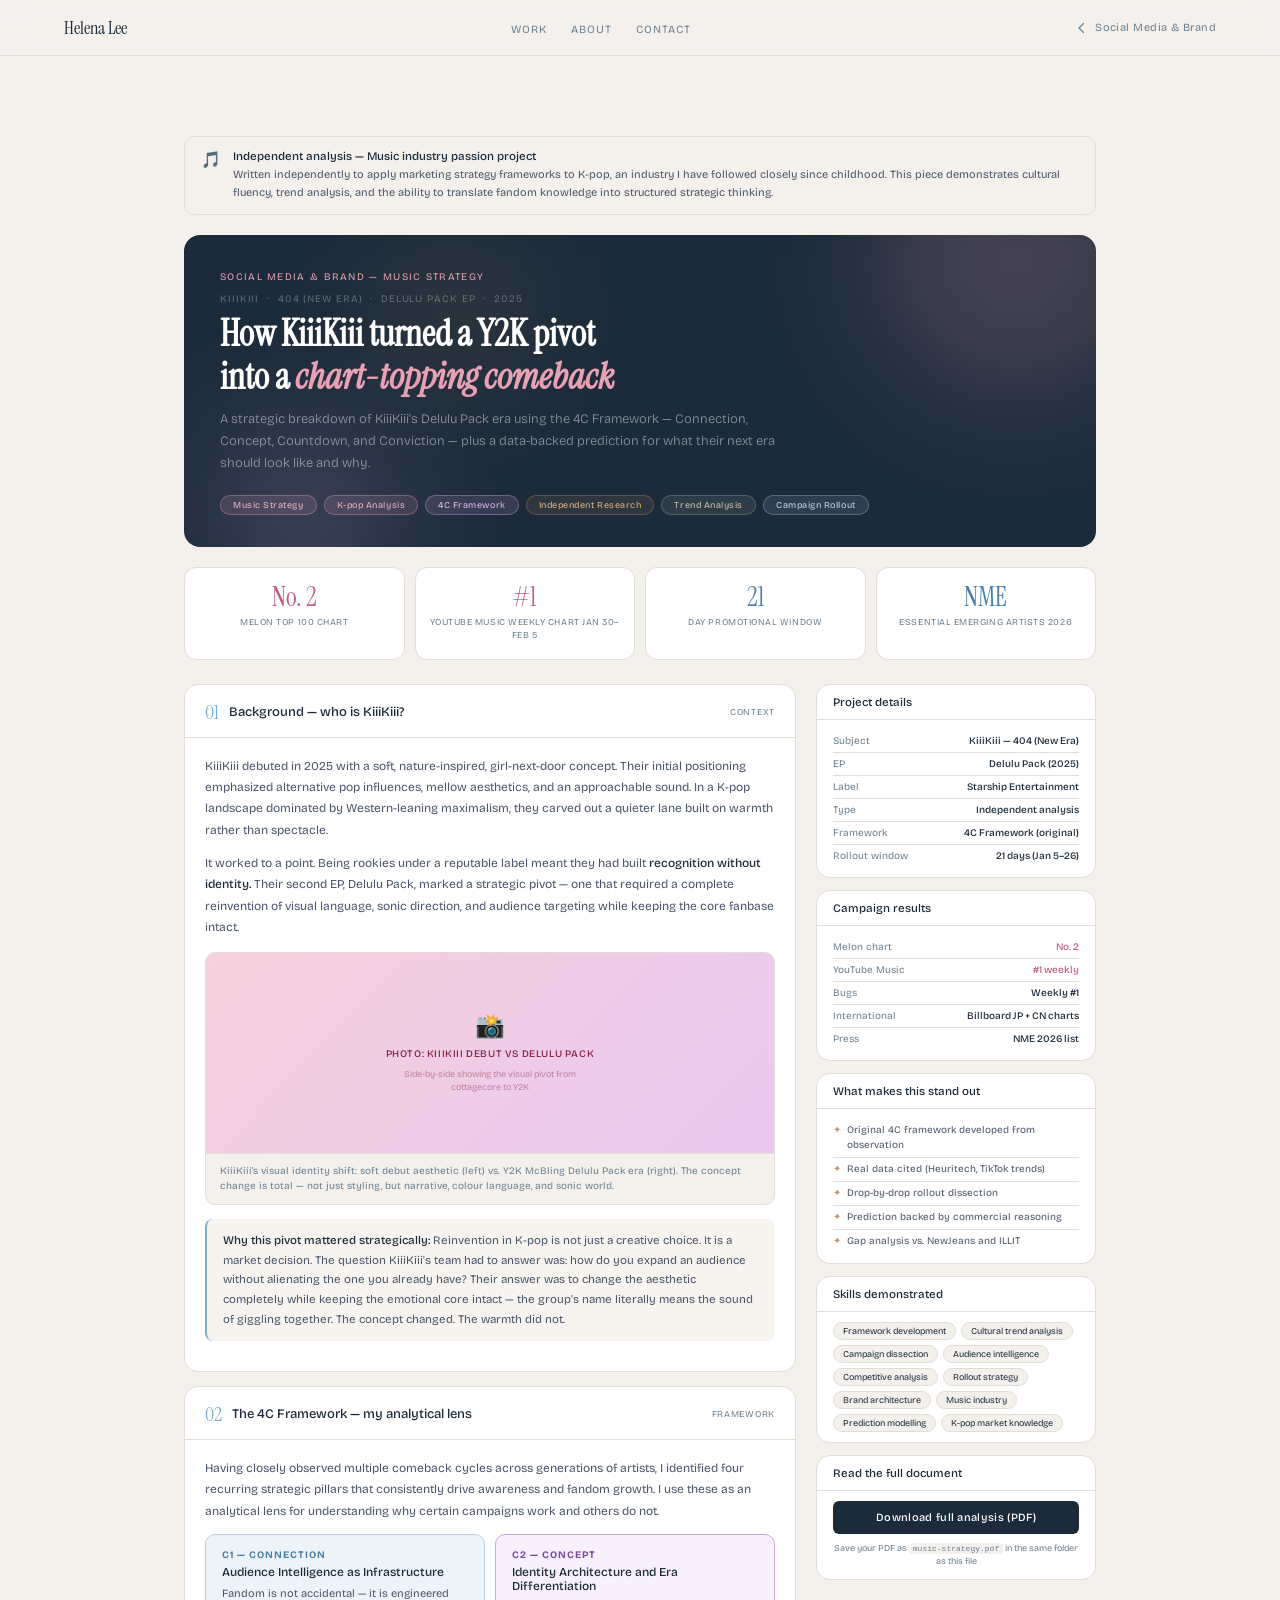
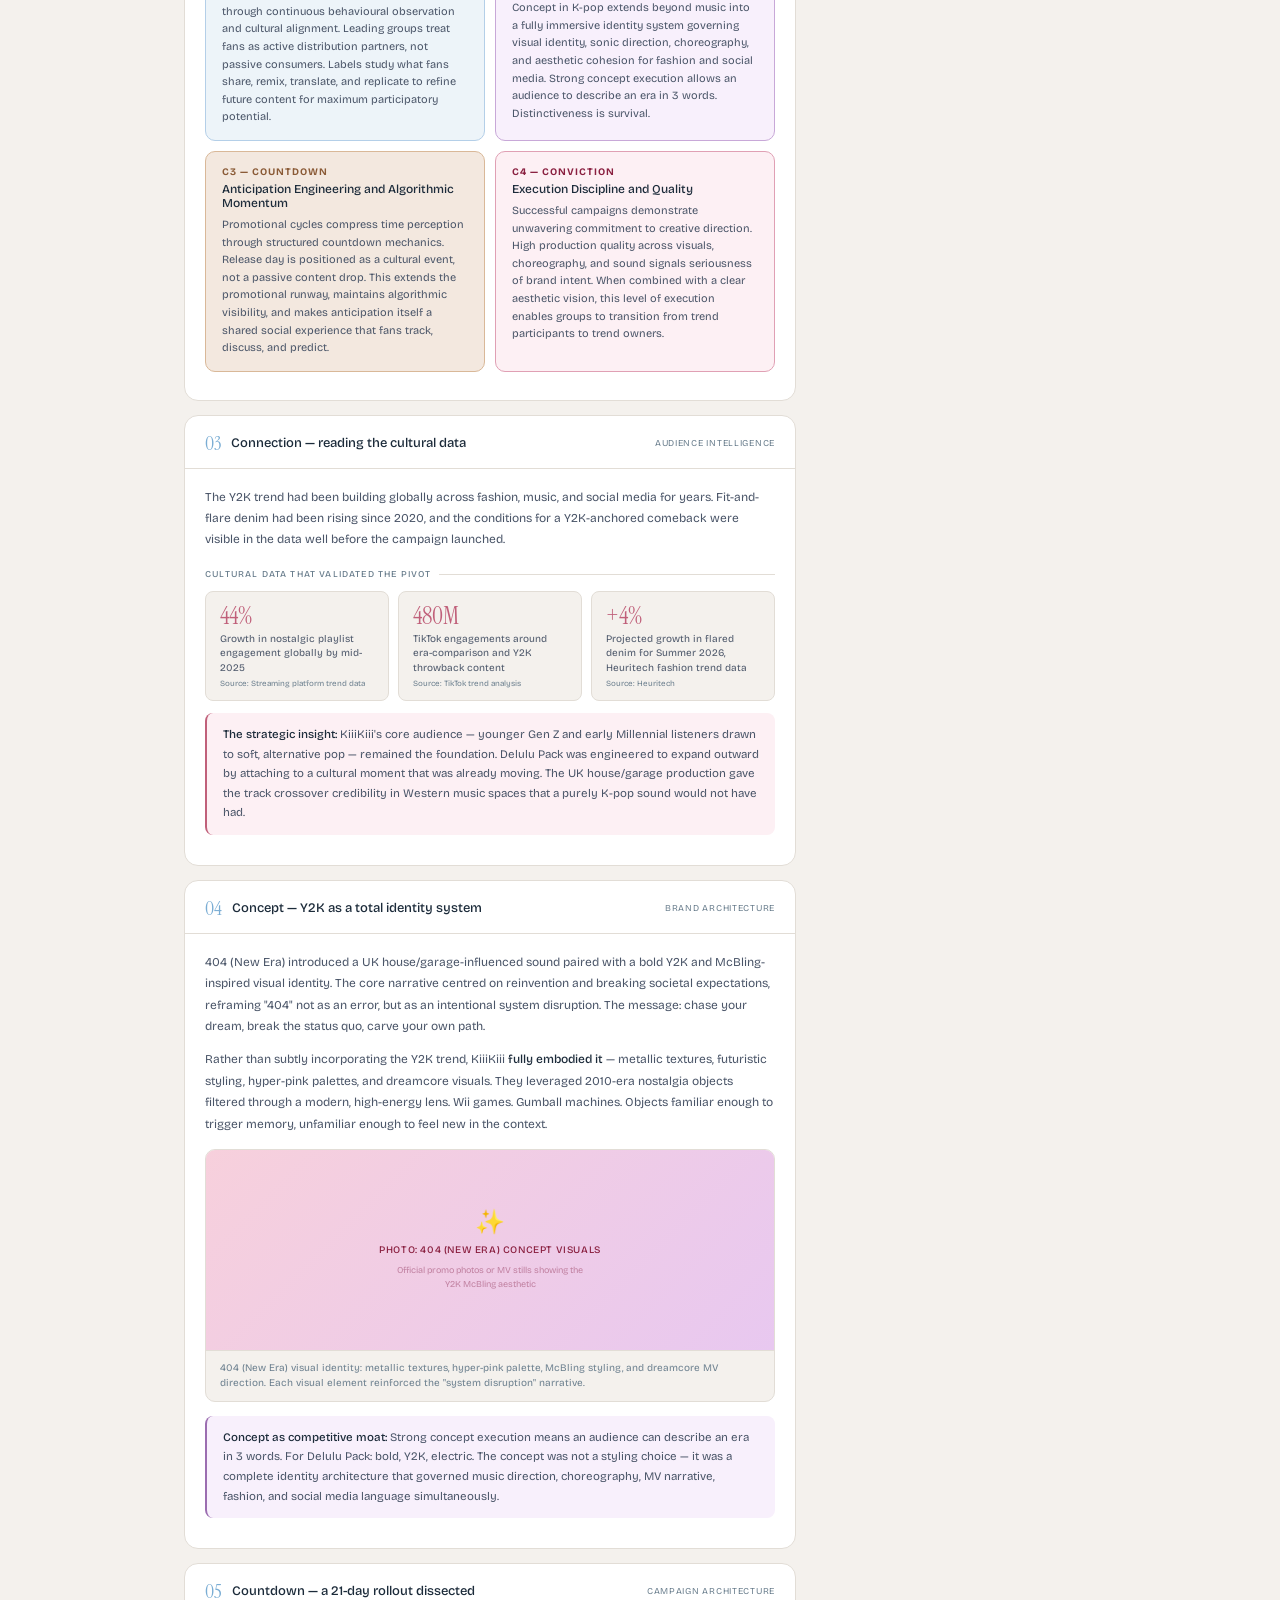
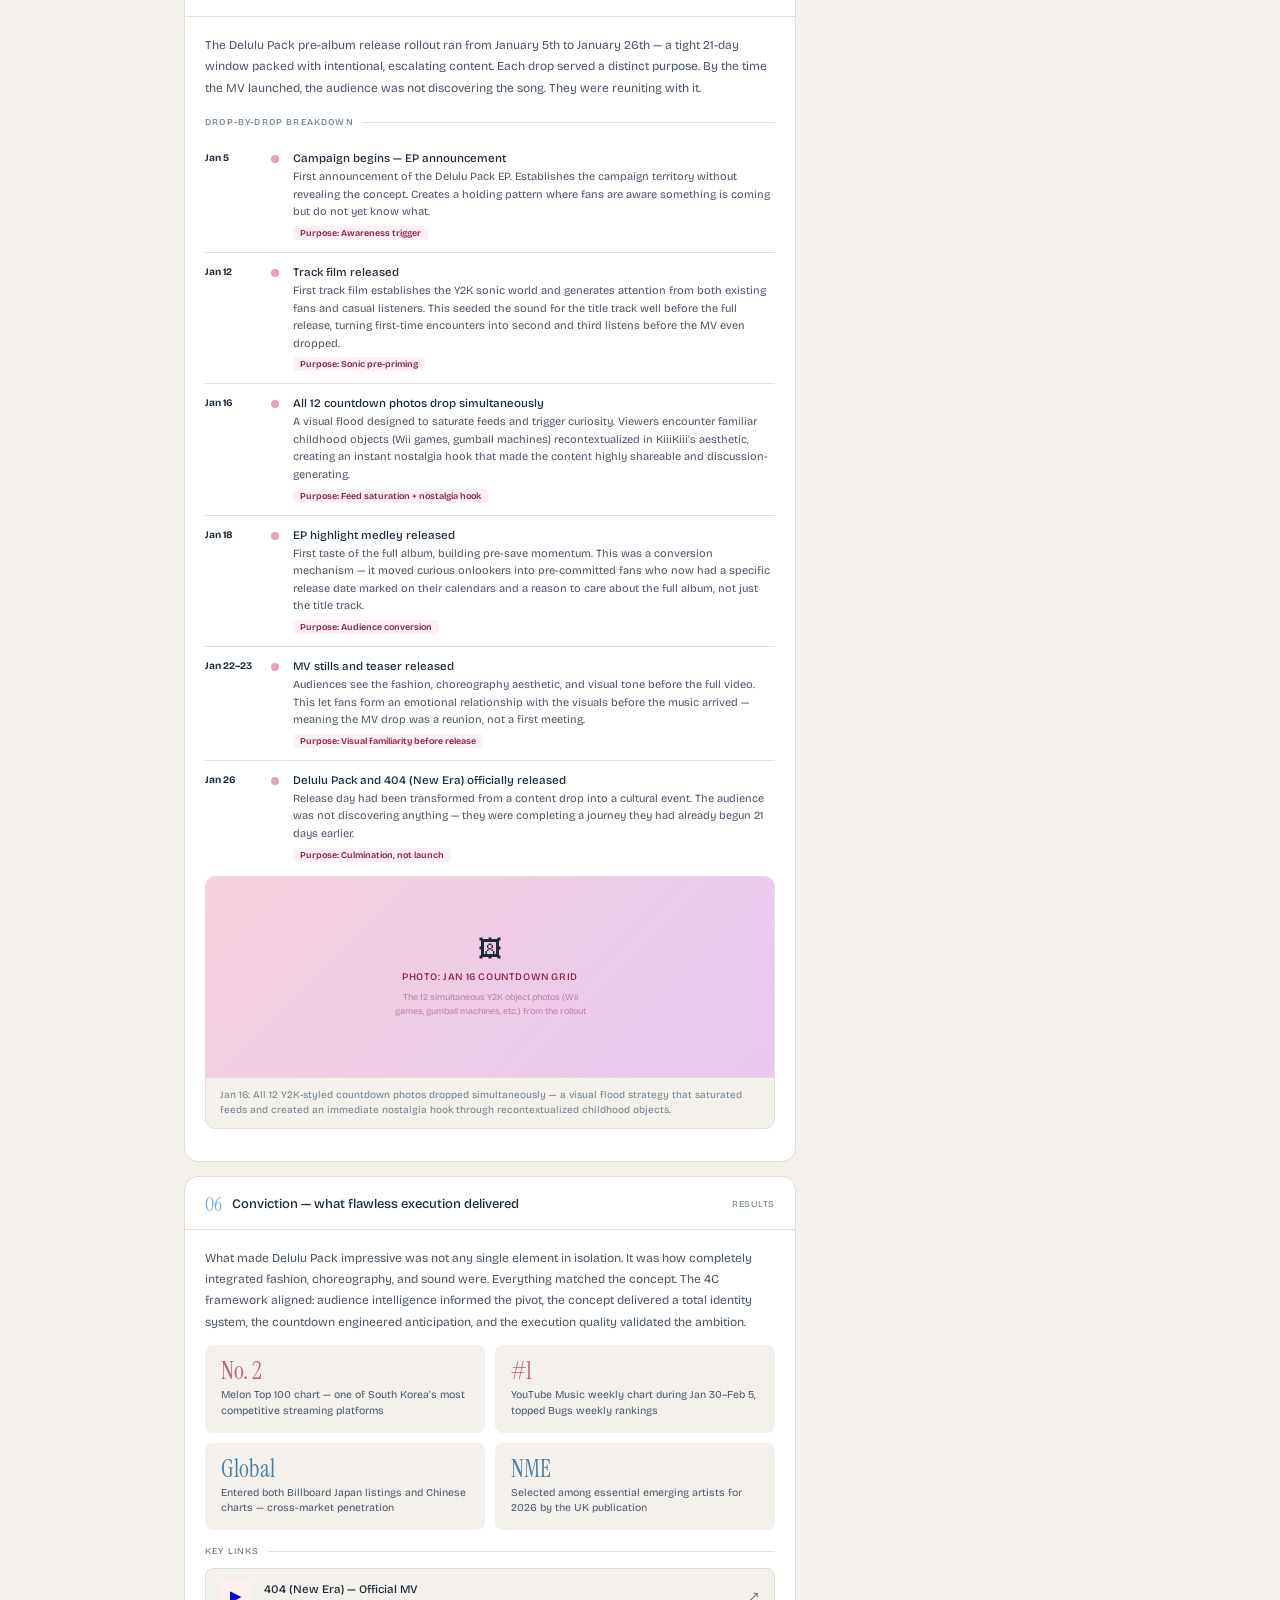
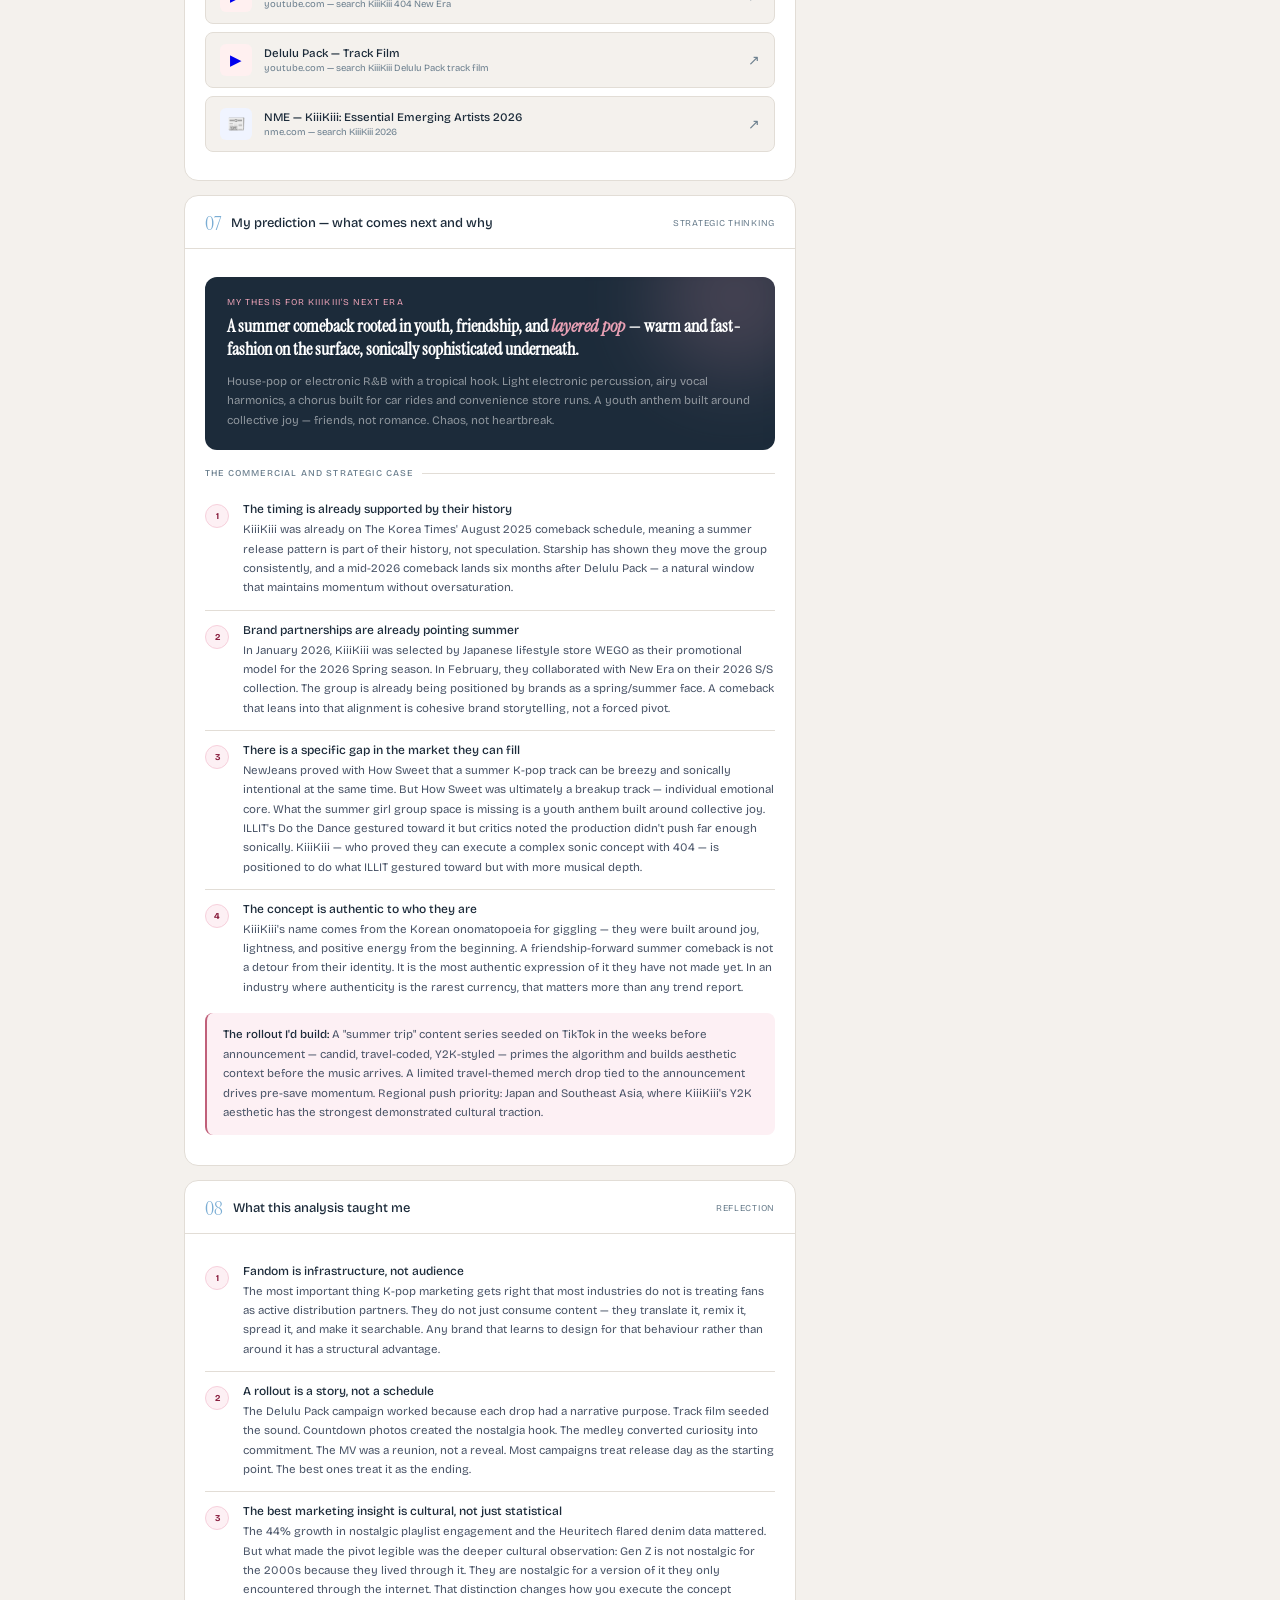
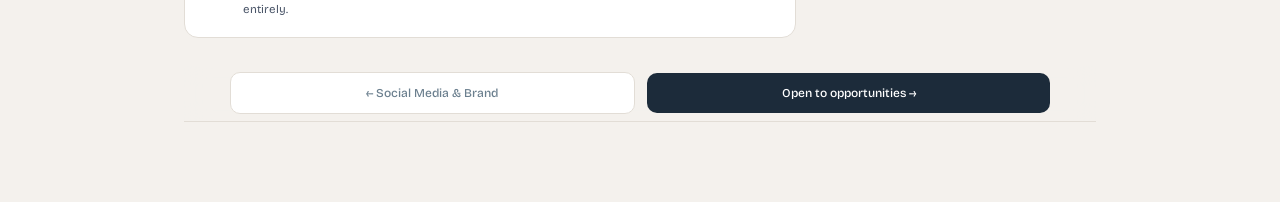
<file: kiikiii.html>
<!DOCTYPE html>
<html lang="en">

<head>
  <meta charset="UTF-8">
  <meta name="viewport" content="width=device-width,initial-scale=1.0">
  <title>KiiiKiii Music Strategy — Helena Lee Portfolio</title>
  <style>
    @import url('https://fonts.googleapis.com/css2?family=Instrument+Serif:ital@0;1&family=Bricolage+Grotesque:opsz,wght@12..96,300;12..96,400;12..96,500;12..96,600&display=swap');

    * {
      box-sizing: border-box;
      margin: 0;
      padding: 0
    }

    html {
      scroll-behavior: smooth
    }

    body {
      font-family: 'Bricolage Grotesque', sans-serif;
      background: #F4F1ED;
      color: #1C2B3A;
      -webkit-font-smoothing: antialiased
    }

    :root {
      --sky: #C8DCF0;
      --steel: #7AADD4;
      --deep: #4A7FA5;
      --cream: #E8E0D0;
      --warm: #C9956A;
      --dark: #1C2B3A;
      --muted: #6B7F8E;
      --offwhite: #F4F1ED;
      --white: #fff;
      --border: #e2ddd6;
      --text: #4A5568;
      --pink: #E8A0B4;
      --pink-light: #fdf0f4;
      --pink-mid: #f7d0dc;
      --y2k: #D4A8E0;
      --y2k-light: #f8f0fc;
    }

    /* NAV */
    nav {
      z-index: 100;
      background: rgba(244, 241, 237, .92);
      backdrop-filter: blur(12px);
      border-bottom: .5px solid var(--border);
      padding: 0 5%;
      height: 56px;
      display: flex;
      align-items: center;
      justify-content: space-between
    }

    .nav-logo {
      font-family: 'Instrument Serif', serif;
      font-size: 18px;
      color: var(--dark);
      text-decoration: none
    }

    .nav-links {
      display: flex;
      gap: 24px;
      list-style: none;
      align-items: center
    }

    .nav-links a {
      font-size: 11px;
      letter-spacing: .09em;
      text-transform: uppercase;
      color: var(--muted);
      text-decoration: none;
      transition: color .15s
    }

    .nav-links a:hover {
      color: var(--dark)
    }

    .nav-back {
      font-size: 11px;
      color: var(--muted);
      text-decoration: none;
      letter-spacing: .04em;
      display: flex;
      align-items: center;
      gap: 6px;
      transition: color .15s
    }

    .nav-back:hover {
      color: var(--dark)
    }

    /* PAGE */
    .page {
      max-width: 960px;
      margin: 0 auto;
      padding: 80px 24px 80px
    }

    /* HEADER */
    .case-header {
      background: var(--dark);
      border-radius: 16px;
      padding: 36px 36px 32px;
      margin-bottom: 20px;
      position: relative;
      overflow: hidden
    }

    .blob {
      position: absolute;
      border-radius: 50%;
      filter: blur(60px);
      pointer-events: none
    }

    .ch-breadcrumb {
      font-size: 10px;
      letter-spacing: .13em;
      text-transform: uppercase;
      color: var(--pink);
      margin-bottom: 10px;
      position: relative;
      z-index: 2
    }

    .ch-company {
      font-size: 10px;
      letter-spacing: .09em;
      text-transform: uppercase;
      color: rgba(255, 255, 255, .3);
      margin-bottom: 8px;
      position: relative;
      z-index: 2
    }

    .ch-title {
      font-family: 'Instrument Serif', serif;
      font-size: clamp(24px, 4vw, 36px);
      color: #fff;
      line-height: 1.18;
      margin-bottom: 10px;
      position: relative;
      z-index: 2
    }

    .ch-title em {
      font-style: italic;
      color: var(--pink)
    }

    .ch-tagline {
      font-size: 13px;
      color: rgba(255, 255, 255, .48);
      line-height: 1.7;
      max-width: 560px;
      position: relative;
      z-index: 2;
      margin-bottom: 20px;
      font-weight: 300
    }

    .ch-pills {
      display: flex;
      gap: 7px;
      flex-wrap: wrap;
      position: relative;
      z-index: 2
    }

    .pill {
      font-size: 9px;
      padding: 4px 12px;
      border-radius: 20px;
      border: 1px solid;
      letter-spacing: .06em
    }

    .pill-pink {
      background: rgba(232, 160, 180, .14);
      border-color: rgba(232, 160, 180, .35);
      color: #f4b8c8
    }

    .pill-warm {
      background: rgba(201, 149, 106, .11);
      border-color: rgba(201, 149, 106, .32);
      color: #e8b88a
    }

    .pill-cream {
      background: rgba(232, 224, 208, .09);
      border-color: rgba(232, 224, 208, .22);
      color: #d0c8b5
    }

    .pill-blue {
      background: rgba(200, 220, 240, .11);
      border-color: rgba(200, 220, 240, .28);
      color: var(--sky)
    }

    .pill-purp {
      background: rgba(212, 168, 224, .14);
      border-color: rgba(212, 168, 224, .35);
      color: #e4bef4
    }

    /* CONTEXT BANNER */
    .context-banner {
      background: var(--offwhite);
      border: .5px solid var(--border);
      border-radius: 10px;
      padding: 12px 16px;
      margin-bottom: 20px;
      display: flex;
      gap: 12px;
      align-items: flex-start
    }

    .cb-icon {
      font-size: 16px;
      flex-shrink: 0;
      margin-top: 1px
    }

    .cb-title {
      font-size: 11.5px;
      font-weight: 500;
      color: var(--dark);
      margin-bottom: 3px
    }

    .cb-body {
      font-size: 11px;
      color: var(--text);
      line-height: 1.65
    }

    /* STATS */
    .stats-row {
      display: grid;
      grid-template-columns: repeat(4, 1fr);
      gap: 10px;
      margin-bottom: 24px
    }

    .stat {
      background: var(--white);
      border: .5px solid var(--border);
      border-radius: 12px;
      padding: 16px 14px;
      text-align: center
    }

    .stat-num {
      font-family: 'Instrument Serif', serif;
      font-size: 26px;
      color: var(--deep);
      line-height: 1;
      margin-bottom: 6px
    }

    .stat-num.pink {
      color: #c0607a
    }

    .stat-label {
      font-size: 9px;
      color: var(--muted);
      letter-spacing: .06em;
      text-transform: uppercase;
      line-height: 1.5
    }

    /* MAIN GRID */
    .case-grid {
      display: grid;
      grid-template-columns: 1fr 280px;
      gap: 20px
    }

    /* SECTIONS */
    .sec {
      border: .5px solid var(--border);
      border-radius: 14px;
      overflow: hidden;
      background: var(--white);
      margin-bottom: 14px
    }

    .sec:last-child {
      margin-bottom: 0
    }

    .sec-head {
      padding: 14px 20px 12px;
      border-bottom: .5px solid var(--border);
      display: flex;
      align-items: center;
      gap: 10px
    }

    .sec-num {
      font-family: 'Instrument Serif', serif;
      font-size: 20px;
      color: var(--steel)
    }

    .sec-title {
      font-size: 13px;
      font-weight: 500;
      color: var(--dark)
    }

    .sec-badge {
      font-size: 9px;
      color: var(--muted);
      margin-left: auto;
      letter-spacing: .08em;
      text-transform: uppercase
    }

    .sec-body {
      padding: 18px 20px
    }

    p.body {
      font-size: 12px;
      color: var(--text);
      line-height: 1.78;
      margin-bottom: 12px
    }

    p.body:last-child {
      margin-bottom: 0
    }

    p.body strong {
      color: var(--dark);
      font-weight: 500
    }

    .hl {
      background: #f7f4f0;
      border-radius: 8px;
      border-left: 2.5px solid var(--steel);
      padding: 12px 16px;
      margin: 12px 0;
      font-size: 11.5px;
      color: var(--text);
      line-height: 1.7
    }

    .hl strong {
      color: var(--dark);
      font-weight: 500
    }

    .hl-pink {
      background: var(--pink-light);
      border-left-color: #c0607a
    }

    .hl-purp {
      background: var(--y2k-light);
      border-left-color: #9b6db0
    }

    /* EVIDENCE LABEL */
    .evl {
      font-size: 9px;
      letter-spacing: .13em;
      text-transform: uppercase;
      color: var(--muted);
      font-weight: 500;
      margin: 18px 0 12px;
      display: flex;
      align-items: center;
      gap: 8px
    }

    .evl::after {
      content: '';
      flex: 1;
      height: .5px;
      background: var(--border)
    }

    /* 4C FRAMEWORK GRID */
    .framework-grid {
      display: grid;
      grid-template-columns: 1fr 1fr;
      gap: 10px;
      margin: 10px 0
    }

    .fw-card {
      border-radius: 10px;
      padding: 14px 16px;
      border: .5px solid
    }

    .fw-1 {
      background: #edf4f9;
      border-color: #b4cfe8
    }

    .fw-2 {
      background: var(--y2k-light);
      border-color: #c8a8d8
    }

    .fw-3 {
      background: #f3e8df;
      border-color: #d9b898
    }

    .fw-4 {
      background: var(--pink-light);
      border-color: #e0a0b4
    }

    .fw-c {
      font-size: 10px;
      font-weight: 700;
      letter-spacing: .1em;
      text-transform: uppercase;
      margin-bottom: 4px
    }

    .fw-1 .fw-c {
      color: var(--deep)
    }

    .fw-2 .fw-c {
      color: #7a4a9a
    }

    .fw-3 .fw-c {
      color: #8a5a36
    }

    .fw-4 .fw-c {
      color: #8a2040
    }

    .fw-title {
      font-size: 12px;
      font-weight: 500;
      color: var(--dark);
      margin-bottom: 6px
    }

    .fw-body {
      font-size: 11px;
      color: var(--text);
      line-height: 1.6
    }

    /* TIMELINE */
    .timeline {
      display: flex;
      flex-direction: column;
      gap: 0;
      margin: 10px 0
    }

    .tl-row {
      display: flex;
      gap: 14px;
      padding: 12px 0;
      border-bottom: .5px solid var(--border);
      align-items: flex-start
    }

    .tl-row:last-child {
      border: none;
      padding-bottom: 0
    }

    .tl-date {
      font-size: 10px;
      font-weight: 700;
      color: var(--dark);
      min-width: 52px;
      padding-top: 1px;
      flex-shrink: 0
    }

    .tl-dot {
      width: 8px;
      height: 8px;
      border-radius: 50%;
      background: var(--pink);
      flex-shrink: 0;
      margin-top: 4px
    }

    .tl-content {}

    .tl-title {
      font-size: 11.5px;
      font-weight: 500;
      color: var(--dark);
      margin-bottom: 3px
    }

    .tl-body {
      font-size: 11px;
      color: var(--text);
      line-height: 1.6
    }

    .tl-highlight {
      background: var(--pink-light);
      border-radius: 4px;
      padding: 2px 7px;
      font-size: 9px;
      font-weight: 600;
      color: #8a2040;
      display: inline-block;
      margin-top: 4px
    }

    /* DATA EVIDENCE */
    .data-row {
      display: grid;
      grid-template-columns: 1fr 1fr 1fr;
      gap: 9px;
      margin: 10px 0
    }

    .data-card {
      background: var(--offwhite);
      border: .5px solid var(--border);
      border-radius: 8px;
      padding: 12px 14px
    }

    .data-num {
      font-family: 'Instrument Serif', serif;
      font-size: 24px;
      color: var(--deep);
      line-height: 1;
      margin-bottom: 4px
    }

    .data-num.pink {
      color: #c0607a
    }

    .data-label {
      font-size: 10px;
      color: var(--text);
      line-height: 1.45
    }

    .data-source {
      font-size: 8px;
      color: var(--muted);
      margin-top: 4px
    }

    /* RESULTS GRID */
    .results-grid {
      display: grid;
      grid-template-columns: 1fr 1fr;
      gap: 10px;
      margin: 10px 0
    }

    .res-card {
      background: var(--offwhite);
      border-radius: 8px;
      padding: 14px 16px
    }

    .res-num {
      font-family: 'Instrument Serif', serif;
      font-size: 24px;
      color: var(--deep);
      margin-bottom: 4px;
      line-height: 1
    }

    .res-num.pink {
      color: #c0607a
    }

    .res-label {
      font-size: 10.5px;
      color: var(--text);
      line-height: 1.5
    }

    /* IMAGE INSERT */
    .img-insert {
      border-radius: 10px;
      overflow: hidden;
      border: .5px solid var(--border);
      margin: 14px 0;
      background: var(--offwhite);
    }

    .img-insert img {
      width: 100%;
      height: auto;
      display: block;
      max-height: 400px;
      object-fit: cover;
    }

    .img-caption {
      padding: 10px 14px;
      font-size: 10px;
      color: var(--muted);
      border-top: .5px solid var(--border);
      line-height: 1.5;
    }

    /* PHOTO PLACEHOLDER — remove this entire block once you add real photos */
    .img-placeholder {
      width: 100%;
      min-height: 200px;
      background: linear-gradient(135deg, #f7d0dc, #e8c8f0);
      display: flex;
      flex-direction: column;
      align-items: center;
      justify-content: center;
      gap: 8px;
    }

    .img-placeholder-icon {
      font-size: 24px
    }

    .img-placeholder-label {
      font-size: 10px;
      color: #8a2040;
      font-weight: 500;
      letter-spacing: .06em;
      text-transform: uppercase
    }

    .img-placeholder-sub {
      font-size: 9px;
      color: #c080a0;
      text-align: center;
      max-width: 200px;
      line-height: 1.5
    }

    /* LINK CARDS */
    .link-row {
      display: flex;
      flex-direction: column;
      gap: 8px;
      margin: 10px 0
    }

    .link-card {
      display: flex;
      align-items: center;
      gap: 12px;
      background: var(--offwhite);
      border: .5px solid var(--border);
      border-radius: 8px;
      padding: 11px 14px;
      text-decoration: none;
      transition: border-color .15s, background .15s;
    }

    .link-card:hover {
      border-color: var(--steel);
      background: var(--white)
    }

    .lc-icon {
      width: 32px;
      height: 32px;
      border-radius: 6px;
      display: flex;
      align-items: center;
      justify-content: center;
      font-size: 15px;
      flex-shrink: 0
    }

    .lc-youtube {
      background: #fff0f0
    }

    .lc-web {
      background: #f0f4ff
    }

    .lc-music {
      background: var(--pink-light)
    }

    .lc-title {
      font-size: 11.5px;
      font-weight: 500;
      color: var(--dark);
      margin-bottom: 2px
    }

    .lc-url {
      font-size: 9.5px;
      color: var(--muted)
    }

    .lc-arrow {
      margin-left: auto;
      font-size: 14px;
      color: var(--muted)
    }

    /* PREDICTION SECTION */
    .prediction {
      background: var(--dark);
      border-radius: 12px;
      padding: 20px 22px;
      margin: 10px 0;
      position: relative;
      overflow: hidden
    }

    .pred-blob {
      position: absolute;
      border-radius: 50%;
      filter: blur(40px);
      pointer-events: none
    }

    .pred-label {
      font-size: 9px;
      letter-spacing: .12em;
      text-transform: uppercase;
      color: var(--pink);
      margin-bottom: 8px;
      position: relative;
      z-index: 2
    }

    .pred-title {
      font-family: 'Instrument Serif', serif;
      font-size: 18px;
      color: #fff;
      margin-bottom: 10px;
      line-height: 1.3;
      position: relative;
      z-index: 2
    }

    .pred-title em {
      font-style: italic;
      color: var(--pink)
    }

    .pred-body {
      font-size: 11.5px;
      color: rgba(255, 255, 255, .5);
      line-height: 1.7;
      position: relative;
      z-index: 2
    }

    /* STEPS */
    .steps {
      display: flex;
      flex-direction: column
    }

    .step {
      display: flex;
      gap: 14px;
      padding: 12px 0;
      border-bottom: .5px solid var(--border);
      align-items: flex-start
    }

    .step:last-child {
      border: none;
      padding-bottom: 0
    }

    .step-dot {
      width: 24px;
      height: 24px;
      border-radius: 50%;
      background: var(--pink-light);
      display: flex;
      align-items: center;
      justify-content: center;
      font-size: 9px;
      color: #8a2040;
      font-weight: 700;
      flex-shrink: 0;
      margin-top: 2px;
      border: .5px solid var(--pink-mid)
    }

    .step-title {
      font-size: 12px;
      font-weight: 500;
      color: var(--dark);
      margin-bottom: 4px
    }

    .step-body {
      font-size: 11.5px;
      color: var(--text);
      line-height: 1.68
    }

    /* SIDEBAR */
    .sidebar {
      display: flex;
      flex-direction: column;
      gap: 12px
    }

    .scard {
      border: .5px solid var(--border);
      border-radius: 14px;
      overflow: hidden;
      background: var(--white)
    }

    .sc-head {
      padding: 10px 16px;
      border-bottom: .5px solid var(--border);
      font-size: 11.5px;
      font-weight: 500;
      color: var(--dark)
    }

    .sc-body {
      padding: 10px 16px
    }

    .sc-row {
      display: flex;
      justify-content: space-between;
      align-items: flex-start;
      padding: 5px 0;
      border-bottom: .5px solid var(--border);
      gap: 8px
    }

    .sc-row:last-child {
      border: none
    }

    .sc-key {
      font-size: 10px;
      color: var(--muted)
    }

    .sc-val {
      font-size: 10px;
      font-weight: 500;
      text-align: right;
      color: var(--dark)
    }

    .skill-wrap {
      display: flex;
      flex-wrap: wrap;
      gap: 5px;
      padding: 10px 16px
    }

    .skill {
      font-size: 9px;
      padding: 3px 9px;
      border-radius: 20px;
      background: var(--offwhite);
      border: .5px solid var(--border);
      color: var(--dark)
    }

    .soi {
      padding: 4px 0;
      border-bottom: .5px solid var(--border);
      display: flex;
      gap: 6px;
      font-size: 10px;
      color: var(--text);
      line-height: 1.5
    }

    .soi:last-child {
      border: none
    }

    /* FOOTER NAV */
    .footer-nav {
      display: flex;
      gap: 12px;
      margin-top: 28px
    }

    .fn-btn {
      flex: 1;
      padding: 13px 0;
      border-radius: 10px;
      font-size: 12px;
      font-weight: 500;
      text-align: center;
      text-decoration: none;
      display: block;
      transition: background .15s;
      font-family: 'Bricolage Grotesque', sans-serif
    }

    .fn-back {
      border: .5px solid var(--border);
      color: var(--muted);
      background: var(--white)
    }

    .fn-back:hover {
      background: var(--offwhite)
    }

    .fn-next {
      background: var(--dark);
      color: #fff
    }

    .fn-next:hover {
      background: #2d3f54
    }

    @media(max-width:768px) {
      .stats-row {
        grid-template-columns: 1fr 1fr
      }

      .case-grid {
        grid-template-columns: 1fr
      }

      .framework-grid,
      .data-row,
      .results-grid {
        grid-template-columns: 1fr 1fr
      }

      .ch-title {
        font-size: 24px
      }
    }
  </style>
</head>

<body>

  <nav>
    <a class="nav-logo" href="/">Helena Lee</a>
    <ul class="nav-links">
      <li><a href="/#work">Work</a></li>
      <li><a href="/#about">About</a></li>
      <li><a href="/#contact">Contact</a></li>
    </ul>
    <a class="nav-back" href="/social-brand.html">
      <svg width="14" height="14" viewBox="0 0 14 14" fill="none" aria-hidden="true">
        <path d="M8.5 2.5L4 7l4.5 4.5" stroke="currentColor" stroke-width="1.2" stroke-linecap="round"
          stroke-linejoin="round" />
      </svg>
      Social Media &amp; Brand
    </a>
  </nav>

  <main class="page" role="main">

    <!-- CONTEXT BANNER -->
    <aside class="context-banner" aria-label="Project context">
      <div class="cb-icon">&#127925;</div>
      <div>
        <div class="cb-title">Independent analysis &mdash; Music industry passion project</div>
        <div class="cb-body">Written independently to apply marketing strategy frameworks to K-pop, an industry I have
          followed closely since childhood. This piece demonstrates cultural fluency, trend analysis, and the ability to
          translate fandom knowledge into structured strategic thinking.</div>
      </div>
    </aside>

    <!-- HEADER -->
    <header class="case-header" aria-label="Case study header">
      <div class="blob" style="width:280px;height:280px;background:#E8A0B4;top:-120px;right:-60px;opacity:.2"
        aria-hidden="true"></div>
      <div class="blob" style="width:200px;height:200px;background:#D4A8E0;bottom:-70px;left:20px;opacity:.18"
        aria-hidden="true"></div>
      <div class="blob" style="width:140px;height:140px;background:var(--warm);top:10px;left:200px;opacity:.15"
        aria-hidden="true"></div>
      <p class="ch-breadcrumb">Social Media &amp; Brand &mdash; Music Strategy</p>
      <p class="ch-company">KiiiKiii &nbsp;&middot;&nbsp; 404 (New Era) &nbsp;&middot;&nbsp; Delulu Pack EP
        &nbsp;&middot;&nbsp; 2025</p>
      <h1 class="ch-title">How KiiiKiii turned a Y2K pivot<br>into a <em>chart-topping comeback</em></h1>
      <p class="ch-tagline">A strategic breakdown of KiiiKiii's Delulu Pack era using the 4C Framework — Connection,
        Concept, Countdown, and Conviction — plus a data-backed prediction for what their next era should look like and
        why.</p>
      <div class="ch-pills" role="list">
        <span class="pill pill-pink" role="listitem">Music Strategy</span>
        <span class="pill pill-pink" role="listitem">K-pop Analysis</span>
        <span class="pill pill-purp" role="listitem">4C Framework</span>
        <span class="pill pill-warm" role="listitem">Independent Research</span>
        <span class="pill pill-cream" role="listitem">Trend Analysis</span>
        <span class="pill pill-blue" role="listitem">Campaign Rollout</span>
      </div>
    </header>

    <!-- STATS -->
    <section class="stats-row" aria-label="Campaign results">
      <div class="stat">
        <div class="stat-num pink">No. 2</div>
        <div class="stat-label">Melon Top 100 chart</div>
      </div>
      <div class="stat">
        <div class="stat-num pink">#1</div>
        <div class="stat-label">YouTube Music weekly chart Jan 30&ndash;Feb 5</div>
      </div>
      <div class="stat">
        <div class="stat-num">21</div>
        <div class="stat-label">Day promotional window</div>
      </div>
      <div class="stat">
        <div class="stat-num">NME</div>
        <div class="stat-label">Essential emerging artists 2026</div>
      </div>
    </section>

    <!-- MAIN + SIDEBAR -->
    <div class="case-grid">
      <div>

        <!-- 01 BACKGROUND -->
        <article class="sec" aria-labelledby="s1">
          <div class="sec-head"><span class="sec-num" aria-hidden="true">01</span>
            <h2 class="sec-title" id="s1">Background &mdash; who is KiiiKiii?</h2><span class="sec-badge">Context</span>
          </div>
          <div class="sec-body">
            <p class="body">KiiiKiii debuted in 2025 with a soft, nature-inspired, girl-next-door concept. Their initial
              positioning emphasized alternative pop influences, mellow aesthetics, and an approachable sound. In a
              K-pop landscape dominated by Western-leaning maximalism, they carved out a quieter lane built on warmth
              rather than spectacle.</p>
            <p class="body">It worked to a point. Being rookies under a reputable label meant they had built
              <strong>recognition without identity.</strong> Their second EP, Delulu Pack, marked a strategic pivot —
              one that required a complete reinvention of visual language, sonic direction, and audience targeting while
              keeping the core fanbase intact.
            </p>

            <!--
        ═══════════════════════════════════════════════════════
        PHOTO 1 — KiiiKiii debut vs Delulu Pack comparison image
        ═══════════════════════════════════════════════════════

        HOW TO ADD YOUR PHOTO:
        1. Save your image file (e.g. kiikiii-debut-vs-delulu.jpg) in the same
           folder as this HTML file.
        2. Delete everything between the comments that say
           "DELETE FROM HERE" and "TO HERE" below.
        3. Replace it with:
              <img src="kiikiii-debut-vs-delulu.jpg" alt="KiiiKiii debut era vs Delulu Pack visual comparison">
        -->

            <div class="img-insert" role="img" aria-label="KiiiKiii debut vs Delulu Pack visual">
              <!-- DELETE FROM HERE -->
              <div class="img-placeholder">
                <div class="img-placeholder-icon">&#128248;</div>
                <div class="img-placeholder-label">Photo: KiiiKiii debut vs Delulu Pack</div>
                <div class="img-placeholder-sub">Side-by-side showing the visual pivot from cottagecore to Y2K</div>
              </div>
              <!-- TO HERE -->
              <div class="img-caption">KiiiKiii's visual identity shift: soft debut aesthetic (left) vs. Y2K McBling
                Delulu Pack era (right). The concept change is total &mdash; not just styling, but narrative, colour
                language, and sonic world.</div>
            </div>

            <div class="hl"><strong>Why this pivot mattered strategically:</strong> Reinvention in K-pop is not just a
              creative choice. It is a market decision. The question KiiiKiii's team had to answer was: how do you
              expand an audience without alienating the one you already have? Their answer was to change the aesthetic
              completely while keeping the emotional core intact &mdash; the group's name literally means the sound of
              giggling together. The concept changed. The warmth did not.</div>
          </div>
        </article>

        <!-- 02 4C FRAMEWORK -->
        <article class="sec" aria-labelledby="s2">
          <div class="sec-head"><span class="sec-num" aria-hidden="true">02</span>
            <h2 class="sec-title" id="s2">The 4C Framework &mdash; my analytical lens</h2><span
              class="sec-badge">Framework</span>
          </div>
          <div class="sec-body">
            <p class="body">Having closely observed multiple comeback cycles across generations of artists, I identified
              four recurring strategic pillars that consistently drive awareness and fandom growth. I use these as an
              analytical lens for understanding why certain campaigns work and others do not.</p>
            <div class="framework-grid" role="list" aria-label="4C Framework">
              <div class="fw-card fw-1" role="listitem">
                <div class="fw-c">C1 &mdash; Connection</div>
                <div class="fw-title">Audience Intelligence as Infrastructure</div>
                <div class="fw-body">Fandom is not accidental &mdash; it is engineered through continuous behavioural
                  observation and cultural alignment. Leading groups treat fans as active distribution partners, not
                  passive consumers. Labels study what fans share, remix, translate, and replicate to refine future
                  content for maximum participatory potential.</div>
              </div>
              <div class="fw-card fw-2" role="listitem">
                <div class="fw-c">C2 &mdash; Concept</div>
                <div class="fw-title">Identity Architecture and Era Differentiation</div>
                <div class="fw-body">Concept in K-pop extends beyond music into a fully immersive identity system
                  governing visual identity, sonic direction, choreography, and aesthetic cohesion for fashion and
                  social media. Strong concept execution allows an audience to describe an era in 3 words.
                  Distinctiveness is survival.</div>
              </div>
              <div class="fw-card fw-3" role="listitem">
                <div class="fw-c">C3 &mdash; Countdown</div>
                <div class="fw-title">Anticipation Engineering and Algorithmic Momentum</div>
                <div class="fw-body">Promotional cycles compress time perception through structured countdown mechanics.
                  Release day is positioned as a cultural event, not a passive content drop. This extends the
                  promotional runway, maintains algorithmic visibility, and makes anticipation itself a shared social
                  experience that fans track, discuss, and predict.</div>
              </div>
              <div class="fw-card fw-4" role="listitem">
                <div class="fw-c">C4 &mdash; Conviction</div>
                <div class="fw-title">Execution Discipline and Quality</div>
                <div class="fw-body">Successful campaigns demonstrate unwavering commitment to creative direction. High
                  production quality across visuals, choreography, and sound signals seriousness of brand intent. When
                  combined with a clear aesthetic vision, this level of execution enables groups to transition from
                  trend participants to trend owners.</div>
              </div>
            </div>
          </div>
        </article>

        <!-- 03 CONNECTION -->
        <article class="sec" aria-labelledby="s3">
          <div class="sec-head"><span class="sec-num" aria-hidden="true">03</span>
            <h2 class="sec-title" id="s3">Connection &mdash; reading the cultural data</h2><span
              class="sec-badge">Audience intelligence</span>
          </div>
          <div class="sec-body">
            <p class="body">The Y2K trend had been building globally across fashion, music, and social media for years.
              Fit-and-flare denim had been rising since 2020, and the conditions for a Y2K-anchored comeback were
              visible in the data well before the campaign launched.</p>
            <div class="evl">Cultural data that validated the pivot</div>
            <div class="data-row" role="list" aria-label="Supporting data">
              <div class="data-card" role="listitem">
                <div class="data-num pink">44%</div>
                <div class="data-label">Growth in nostalgic playlist engagement globally by mid-2025</div>
                <div class="data-source">Source: Streaming platform trend data</div>
              </div>
              <div class="data-card" role="listitem">
                <div class="data-num pink">480M</div>
                <div class="data-label">TikTok engagements around era-comparison and Y2K throwback content</div>
                <div class="data-source">Source: TikTok trend analysis</div>
              </div>
              <div class="data-card" role="listitem">
                <div class="data-num pink">+4%</div>
                <div class="data-label">Projected growth in flared denim for Summer 2026, Heuritech fashion trend data
                </div>
                <div class="data-source">Source: Heuritech</div>
              </div>
            </div>
            <div class="hl hl-pink"><strong>The strategic insight:</strong> KiiiKiii's core audience &mdash; younger Gen
              Z and early Millennial listeners drawn to soft, alternative pop &mdash; remained the foundation. Delulu
              Pack was engineered to expand outward by attaching to a cultural moment that was already moving. The UK
              house/garage production gave the track crossover credibility in Western music spaces that a purely K-pop
              sound would not have had.</div>
          </div>
        </article>

        <!-- 04 CONCEPT -->
        <article class="sec" aria-labelledby="s4">
          <div class="sec-head"><span class="sec-num" aria-hidden="true">04</span>
            <h2 class="sec-title" id="s4">Concept &mdash; Y2K as a total identity system</h2><span
              class="sec-badge">Brand architecture</span>
          </div>
          <div class="sec-body">
            <p class="body">404 (New Era) introduced a UK house/garage-influenced sound paired with a bold Y2K and
              McBling-inspired visual identity. The core narrative centred on reinvention and breaking societal
              expectations, reframing "404" not as an error, but as an intentional system disruption. The message: chase
              your dream, break the status quo, carve your own path.</p>
            <p class="body">Rather than subtly incorporating the Y2K trend, KiiiKiii <strong>fully embodied it</strong>
              &mdash; metallic textures, futuristic styling, hyper-pink palettes, and dreamcore visuals. They leveraged
              2010-era nostalgia objects filtered through a modern, high-energy lens. Wii games. Gumball machines.
              Objects familiar enough to trigger memory, unfamiliar enough to feel new in the context.</p>

            <!--
        ═══════════════════════════════════════════════════════
        PHOTO 2 — 404 (New Era) concept visuals / promo photos
        ═══════════════════════════════════════════════════════

        HOW TO ADD YOUR PHOTO:
        1. Save your image file (e.g. kiikiii-404-concept.jpg) in the
           same folder as this HTML file.
        2. Delete everything between the comments below
           that say "DELETE FROM HERE" and "TO HERE".
        3. Replace with:
              <img src="kiikiii-404-concept.jpg" alt="KiiiKiii 404 New Era concept visuals">
        -->

            <div class="img-insert" role="img" aria-label="404 concept visuals">
              <!-- DELETE FROM HERE -->
              <div class="img-placeholder">
                <div class="img-placeholder-icon">&#10024;</div>
                <div class="img-placeholder-label">Photo: 404 (New Era) concept visuals</div>
                <div class="img-placeholder-sub">Official promo photos or MV stills showing the Y2K McBling aesthetic
                </div>
              </div>
              <!-- TO HERE -->
              <div class="img-caption">404 (New Era) visual identity: metallic textures, hyper-pink palette, McBling
                styling, and dreamcore MV direction. Each visual element reinforced the "system disruption" narrative.
              </div>
            </div>

            <div class="hl hl-purp"><strong>Concept as competitive moat:</strong> Strong concept execution means an
              audience can describe an era in 3 words. For Delulu Pack: bold, Y2K, electric. The concept was not a
              styling choice &mdash; it was a complete identity architecture that governed music direction,
              choreography, MV narrative, fashion, and social media language simultaneously.</div>
          </div>
        </article>

        <!-- 05 COUNTDOWN -->
        <article class="sec" aria-labelledby="s5">
          <div class="sec-head"><span class="sec-num" aria-hidden="true">05</span>
            <h2 class="sec-title" id="s5">Countdown &mdash; a 21-day rollout dissected</h2><span
              class="sec-badge">Campaign architecture</span>
          </div>
          <div class="sec-body">
            <p class="body">The Delulu Pack pre-album release rollout ran from January 5th to January 26th &mdash; a
              tight 21-day window packed with intentional, escalating content. Each drop served a distinct purpose. By
              the time the MV launched, the audience was not discovering the song. They were reuniting with it.</p>

            <div class="evl">Drop-by-drop breakdown</div>
            <div class="timeline" role="list" aria-label="Rollout timeline">
              <div class="tl-row" role="listitem">
                <div class="tl-date">Jan 5</div>
                <div class="tl-dot" aria-hidden="true"></div>
                <div class="tl-content">
                  <div class="tl-title">Campaign begins &mdash; EP announcement</div>
                  <div class="tl-body">First announcement of the Delulu Pack EP. Establishes the campaign territory
                    without revealing the concept. Creates a holding pattern where fans are aware something is coming
                    but do not yet know what.</div>
                  <span class="tl-highlight">Purpose: Awareness trigger</span>
                </div>
              </div>
              <div class="tl-row" role="listitem">
                <div class="tl-date">Jan 12</div>
                <div class="tl-dot" aria-hidden="true"></div>
                <div class="tl-content">
                  <div class="tl-title">Track film released</div>
                  <div class="tl-body">First track film establishes the Y2K sonic world and generates attention from
                    both existing fans and casual listeners. This seeded the sound for the title track well before the
                    full release, turning first-time encounters into second and third listens before the MV even
                    dropped.</div>
                  <span class="tl-highlight">Purpose: Sonic pre-priming</span>
                </div>
              </div>
              <div class="tl-row" role="listitem">
                <div class="tl-date">Jan 16</div>
                <div class="tl-dot" aria-hidden="true"></div>
                <div class="tl-content">
                  <div class="tl-title">All 12 countdown photos drop simultaneously</div>
                  <div class="tl-body">A visual flood designed to saturate feeds and trigger curiosity. Viewers
                    encounter familiar childhood objects (Wii games, gumball machines) recontextualized in KiiiKiii's
                    aesthetic, creating an instant nostalgia hook that made the content highly shareable and
                    discussion-generating.</div>
                  <span class="tl-highlight">Purpose: Feed saturation + nostalgia hook</span>
                </div>
              </div>
              <div class="tl-row" role="listitem">
                <div class="tl-date">Jan 18</div>
                <div class="tl-dot" aria-hidden="true"></div>
                <div class="tl-content">
                  <div class="tl-title">EP highlight medley released</div>
                  <div class="tl-body">First taste of the full album, building pre-save momentum. This was a conversion
                    mechanism &mdash; it moved curious onlookers into pre-committed fans who now had a specific release
                    date marked on their calendars and a reason to care about the full album, not just the title track.
                  </div>
                  <span class="tl-highlight">Purpose: Audience conversion</span>
                </div>
              </div>
              <div class="tl-row" role="listitem">
                <div class="tl-date">Jan 22&ndash;23</div>
                <div class="tl-dot" aria-hidden="true"></div>
                <div class="tl-content">
                  <div class="tl-title">MV stills and teaser released</div>
                  <div class="tl-body">Audiences see the fashion, choreography aesthetic, and visual tone before the
                    full video. This let fans form an emotional relationship with the visuals before the music arrived
                    &mdash; meaning the MV drop was a reunion, not a first meeting.</div>
                  <span class="tl-highlight">Purpose: Visual familiarity before release</span>
                </div>
              </div>
              <div class="tl-row" role="listitem">
                <div class="tl-date">Jan 26</div>
                <div class="tl-dot" aria-hidden="true"></div>
                <div class="tl-content">
                  <div class="tl-title">Delulu Pack and 404 (New Era) officially released</div>
                  <div class="tl-body">Release day had been transformed from a content drop into a cultural event. The
                    audience was not discovering anything &mdash; they were completing a journey they had already begun
                    21 days earlier.</div>
                  <span class="tl-highlight">Purpose: Culmination, not launch</span>
                </div>
              </div>
            </div>

            <!--
        ═══════════════════════════════════════════════════════
        PHOTO 3 — The Jan 16 countdown photo grid (the collage
                  of Y2K objects from your PDF page 4)
        ═══════════════════════════════════════════════════════

        HOW TO ADD YOUR PHOTO:
        1. Screenshot or save the countdown photo collage image
           (the pink grid of Y2K objects from the document)
           as e.g. kiikiii-countdown-photos.jpg
        2. Delete everything between "DELETE FROM HERE" and
           "TO HERE" below.
        3. Replace with:
              <img src="kiikiii-countdown-photos.jpg" alt="KiiiKiii 404 countdown photos - Y2K nostalgia objects">
        -->

            <div class="img-insert" role="img" aria-label="Jan 16 countdown photos">
              <!-- DELETE FROM HERE -->
              <div class="img-placeholder">
                <div class="img-placeholder-icon">&#128444;</div>
                <div class="img-placeholder-label">Photo: Jan 16 countdown grid</div>
                <div class="img-placeholder-sub">The 12 simultaneous Y2K object photos (Wii games, gumball machines,
                  etc.) from the rollout</div>
              </div>
              <!-- TO HERE -->
              <div class="img-caption">Jan 16: All 12 Y2K-styled countdown photos dropped simultaneously &mdash; a
                visual flood strategy that saturated feeds and created an immediate nostalgia hook through
                recontextualized childhood objects.</div>
            </div>
          </div>
        </article>

        <!-- 06 RESULTS -->
        <article class="sec" aria-labelledby="s6">
          <div class="sec-head"><span class="sec-num" aria-hidden="true">06</span>
            <h2 class="sec-title" id="s6">Conviction &mdash; what flawless execution delivered</h2><span
              class="sec-badge">Results</span>
          </div>
          <div class="sec-body">
            <p class="body">What made Delulu Pack impressive was not any single element in isolation. It was how
              completely integrated fashion, choreography, and sound were. Everything matched the concept. The 4C
              framework aligned: audience intelligence informed the pivot, the concept delivered a total identity
              system, the countdown engineered anticipation, and the execution quality validated the ambition.</p>
            <div class="results-grid" role="list" aria-label="Campaign results">
              <div class="res-card" role="listitem">
                <div class="res-num pink">No. 2</div>
                <div class="res-label">Melon Top 100 chart &mdash; one of South Korea's most competitive streaming
                  platforms</div>
              </div>
              <div class="res-card" role="listitem">
                <div class="res-num pink">#1</div>
                <div class="res-label">YouTube Music weekly chart during Jan 30&ndash;Feb 5, topped Bugs weekly rankings
                </div>
              </div>
              <div class="res-card" role="listitem">
                <div class="res-num">Global</div>
                <div class="res-label">Entered both Billboard Japan listings and Chinese charts &mdash; cross-market
                  penetration</div>
              </div>
              <div class="res-card" role="listitem">
                <div class="res-num">NME</div>
                <div class="res-label">Selected among essential emerging artists for 2026 by the UK publication</div>
              </div>
            </div>

            <div class="evl" style="margin-top:16px">Key links</div>
            <div class="link-row" role="list" aria-label="Referenced content">
              <a class="link-card" href="https://www.youtube.com/results?search_query=kiikiii+404+new+era+mv"
                target="_blank" rel="noopener noreferrer" role="listitem" aria-label="Watch 404 New Era MV on YouTube">
                <div class="lc-icon lc-youtube" aria-hidden="true">&#9654;</div>
                <div>
                  <div class="lc-title">404 (New Era) &mdash; Official MV</div>
                  <div class="lc-url">youtube.com &mdash; search KiiiKiii 404 New Era</div>
                </div>
                <span class="lc-arrow" aria-hidden="true">&#8599;</span>
              </a>
              <a class="link-card" href="https://www.youtube.com/results?search_query=kiikiii+delulu+pack+track+film"
                target="_blank" rel="noopener noreferrer" role="listitem" aria-label="Watch Delulu Pack track film">
                <div class="lc-icon lc-youtube" aria-hidden="true">&#9654;</div>
                <div>
                  <div class="lc-title">Delulu Pack &mdash; Track Film</div>
                  <div class="lc-url">youtube.com &mdash; search KiiiKiii Delulu Pack track film</div>
                </div>
                <span class="lc-arrow" aria-hidden="true">&#8599;</span>
              </a>
              <a class="link-card" href="https://www.nme.com" target="_blank" rel="noopener noreferrer" role="listitem"
                aria-label="NME feature on KiiiKiii">
                <div class="lc-icon lc-web" aria-hidden="true">&#128240;</div>
                <div>
                  <div class="lc-title">NME &mdash; KiiiKiii: Essential Emerging Artists 2026</div>
                  <div class="lc-url">nme.com &mdash; search KiiiKiii 2026</div>
                </div>
                <span class="lc-arrow" aria-hidden="true">&#8599;</span>
              </a>
            </div>
          </div>
        </article>

        <!-- 07 PREDICTION -->
        <article class="sec" aria-labelledby="s7">
          <div class="sec-head"><span class="sec-num" aria-hidden="true">07</span>
            <h2 class="sec-title" id="s7">My prediction &mdash; what comes next and why</h2><span
              class="sec-badge">Strategic thinking</span>
          </div>
          <div class="sec-body">
            <div class="prediction" aria-label="Prediction thesis">
              <div class="pred-blob"
                style="width:160px;height:160px;background:#E8A0B4;top:-60px;right:-40px;opacity:.2" aria-hidden="true">
              </div>
              <p class="pred-label">My thesis for KiiiKiii's next era</p>
              <h3 class="pred-title">A summer comeback rooted in youth, friendship, and <em>layered pop</em> &mdash;
                warm and fast-fashion on the surface, sonically sophisticated underneath.</h3>
              <p class="pred-body">House-pop or electronic R&amp;B with a tropical hook. Light electronic percussion,
                airy vocal harmonics, a chorus built for car rides and convenience store runs. A youth anthem built
                around collective joy &mdash; friends, not romance. Chaos, not heartbreak.</p>
            </div>

            <div class="evl">The commercial and strategic case</div>

            <div class="steps" role="list" aria-label="Prediction reasoning">
              <div class="step" role="listitem">
                <div class="step-dot">1</div>
                <div>
                  <div class="step-title">The timing is already supported by their history</div>
                  <div class="step-body">KiiiKiii was already on The Korea Times' August 2025 comeback schedule, meaning
                    a summer release pattern is part of their history, not speculation. Starship has shown they move the
                    group consistently, and a mid-2026 comeback lands six months after Delulu Pack &mdash; a natural
                    window that maintains momentum without oversaturation.</div>
                </div>
              </div>
              <div class="step" role="listitem">
                <div class="step-dot">2</div>
                <div>
                  <div class="step-title">Brand partnerships are already pointing summer</div>
                  <div class="step-body">In January 2026, KiiiKiii was selected by Japanese lifestyle store WEGO as
                    their promotional model for the 2026 Spring season. In February, they collaborated with New Era on
                    their 2026 S/S collection. The group is already being positioned by brands as a spring/summer face.
                    A comeback that leans into that alignment is cohesive brand storytelling, not a forced pivot.</div>
                </div>
              </div>
              <div class="step" role="listitem">
                <div class="step-dot">3</div>
                <div>
                  <div class="step-title">There is a specific gap in the market they can fill</div>
                  <div class="step-body">NewJeans proved with How Sweet that a summer K-pop track can be breezy and
                    sonically intentional at the same time. But How Sweet was ultimately a breakup track &mdash;
                    individual emotional core. What the summer girl group space is missing is a youth anthem built
                    around collective joy. ILLIT's Do the Dance gestured toward it but critics noted the production
                    didn't push far enough sonically. KiiiKiii &mdash; who proved they can execute a complex sonic
                    concept with 404 &mdash; is positioned to do what ILLIT gestured toward but with more musical depth.
                  </div>
                </div>
              </div>
              <div class="step" role="listitem">
                <div class="step-dot">4</div>
                <div>
                  <div class="step-title">The concept is authentic to who they are</div>
                  <div class="step-body">KiiiKiii's name comes from the Korean onomatopoeia for giggling &mdash; they
                    were built around joy, lightness, and positive energy from the beginning. A friendship-forward
                    summer comeback is not a detour from their identity. It is the most authentic expression of it they
                    have not made yet. In an industry where authenticity is the rarest currency, that matters more than
                    any trend report.</div>
                </div>
              </div>
            </div>

            <div class="hl hl-pink" style="margin-top:16px"><strong>The rollout I'd build:</strong> A "summer trip"
              content series seeded on TikTok in the weeks before announcement &mdash; candid, travel-coded, Y2K-styled
              &mdash; primes the algorithm and builds aesthetic context before the music arrives. A limited
              travel-themed merch drop tied to the announcement drives pre-save momentum. Regional push priority: Japan
              and Southeast Asia, where KiiiKiii's Y2K aesthetic has the strongest demonstrated cultural traction.</div>
          </div>
        </article>

        <!-- 08 LEARNINGS -->
        <article class="sec" aria-labelledby="s8">
          <div class="sec-head"><span class="sec-num" aria-hidden="true">08</span>
            <h2 class="sec-title" id="s8">What this analysis taught me</h2><span class="sec-badge">Reflection</span>
          </div>
          <div class="sec-body">
            <div class="steps" role="list">
              <div class="step" role="listitem">
                <div class="step-dot">1</div>
                <div>
                  <div class="step-title">Fandom is infrastructure, not audience</div>
                  <div class="step-body">The most important thing K-pop marketing gets right that most industries do not
                    is treating fans as active distribution partners. They do not just consume content &mdash; they
                    translate it, remix it, spread it, and make it searchable. Any brand that learns to design for that
                    behaviour rather than around it has a structural advantage.</div>
                </div>
              </div>
              <div class="step" role="listitem">
                <div class="step-dot">2</div>
                <div>
                  <div class="step-title">A rollout is a story, not a schedule</div>
                  <div class="step-body">The Delulu Pack campaign worked because each drop had a narrative purpose.
                    Track film seeded the sound. Countdown photos created the nostalgia hook. The medley converted
                    curiosity into commitment. The MV was a reunion, not a reveal. Most campaigns treat release day as
                    the starting point. The best ones treat it as the ending.</div>
                </div>
              </div>
              <div class="step" role="listitem">
                <div class="step-dot">3</div>
                <div>
                  <div class="step-title">The best marketing insight is cultural, not just statistical</div>
                  <div class="step-body">The 44% growth in nostalgic playlist engagement and the Heuritech flared denim
                    data mattered. But what made the pivot legible was the deeper cultural observation: Gen Z is not
                    nostalgic for the 2000s because they lived through it. They are nostalgic for a version of it they
                    only encountered through the internet. That distinction changes how you execute the concept
                    entirely.</div>
                </div>
              </div>
            </div>
          </div>
        </article>

      </div>

      <!-- SIDEBAR -->
      <aside aria-label="Project details">
        <div class="sidebar">

          <div class="scard">
            <div class="sc-head">Project details</div>
            <div class="sc-body">
              <div class="sc-row"><span class="sc-key">Subject</span><span class="sc-val">KiiiKiii &mdash; 404 (New
                  Era)</span></div>
              <div class="sc-row"><span class="sc-key">EP</span><span class="sc-val">Delulu Pack (2025)</span></div>
              <div class="sc-row"><span class="sc-key">Label</span><span class="sc-val">Starship Entertainment</span>
              </div>
              <div class="sc-row"><span class="sc-key">Type</span><span class="sc-val">Independent analysis</span></div>
              <div class="sc-row"><span class="sc-key">Framework</span><span class="sc-val">4C Framework
                  (original)</span></div>
              <div class="sc-row"><span class="sc-key">Rollout window</span><span class="sc-val">21 days (Jan
                  5&ndash;26)</span></div>
            </div>
          </div>

          <div class="scard">
            <div class="sc-head">Campaign results</div>
            <div class="sc-body">
              <div class="sc-row"><span class="sc-key">Melon chart</span><span class="sc-val" style="color:#c0607a">No.
                  2</span></div>
              <div class="sc-row"><span class="sc-key">YouTube Music</span><span class="sc-val" style="color:#c0607a">#1
                  weekly</span></div>
              <div class="sc-row"><span class="sc-key">Bugs</span><span class="sc-val">Weekly #1</span></div>
              <div class="sc-row"><span class="sc-key">International</span><span class="sc-val">Billboard JP + CN
                  charts</span></div>
              <div class="sc-row"><span class="sc-key">Press</span><span class="sc-val">NME 2026 list</span></div>
            </div>
          </div>

          <div class="scard">
            <div class="sc-head">What makes this stand out</div>
            <div class="sc-body">
              <div class="soi"><span style="color:var(--warm)">&#10022;</span><span>Original 4C framework developed from
                  observation</span></div>
              <div class="soi"><span style="color:var(--warm)">&#10022;</span><span>Real data cited (Heuritech, TikTok
                  trends)</span></div>
              <div class="soi"><span style="color:var(--warm)">&#10022;</span><span>Drop-by-drop rollout
                  dissection</span></div>
              <div class="soi"><span style="color:var(--warm)">&#10022;</span><span>Prediction backed by commercial
                  reasoning</span></div>
              <div class="soi"><span style="color:var(--warm)">&#10022;</span><span>Gap analysis vs. NewJeans and
                  ILLIT</span></div>
            </div>
          </div>

          <div class="scard">
            <div class="sc-head">Skills demonstrated</div>
            <div class="skill-wrap" role="list">
              <span class="skill">Framework development</span>
              <span class="skill">Cultural trend analysis</span>
              <span class="skill">Campaign dissection</span>
              <span class="skill">Audience intelligence</span>
              <span class="skill">Competitive analysis</span>
              <span class="skill">Rollout strategy</span>
              <span class="skill">Brand architecture</span>
              <span class="skill">Music industry</span>
              <span class="skill">Prediction modelling</span>
              <span class="skill">K-pop market knowledge</span>
            </div>
          </div>

          <div class="scard">
            <div class="sc-head">Read the full document</div>
            <div class="sc-body">
              <!--
          ═══════════════════════════════════════════════════
          PDF DOWNLOAD LINK
          ═══════════════════════════════════════════════════

          HOW TO ADD THE PDF:
          1. Save your PDF as "music-strategy.pdf" in the same
             folder as this HTML file.
          2. The link below already points to it &mdash; just
             delete this comment block and the placeholder text,
             and the button will work automatically.
          -->
              <a href="music-strategy.pdf"
                style="display:block;background:var(--dark);color:#fff;text-align:center;padding:10px 14px;border-radius:6px;font-size:11px;font-weight:500;text-decoration:none;letter-spacing:.03em;transition:background .15s"
                onmouseover="this.style.background='#2d3f54'" onmouseout="this.style.background='var(--dark)'" download>
                Download full analysis (PDF)
              </a>
              <p style="font-size:9px;color:var(--muted);margin-top:8px;text-align:center;line-height:1.5">Save your PDF
                as <code
                  style="background:var(--offwhite);padding:1px 4px;border-radius:3px;font-size:8px">music-strategy.pdf</code>
                in the same folder as this file</p>
            </div>
          </div>

        </div>
      </aside>
    </div>

    <!-- FOOTER NAV -->
    <nav class="footer-nav" aria-label="Case study navigation">
      <a class="fn-btn fn-back" href="/social-brand.html">&#8592; Social Media &amp; Brand</a>
      <a class="fn-btn fn-next" href="/#contact">Open to opportunities &#8594;</a>
    </nav>

  </main>
</body>

</html>
</file>
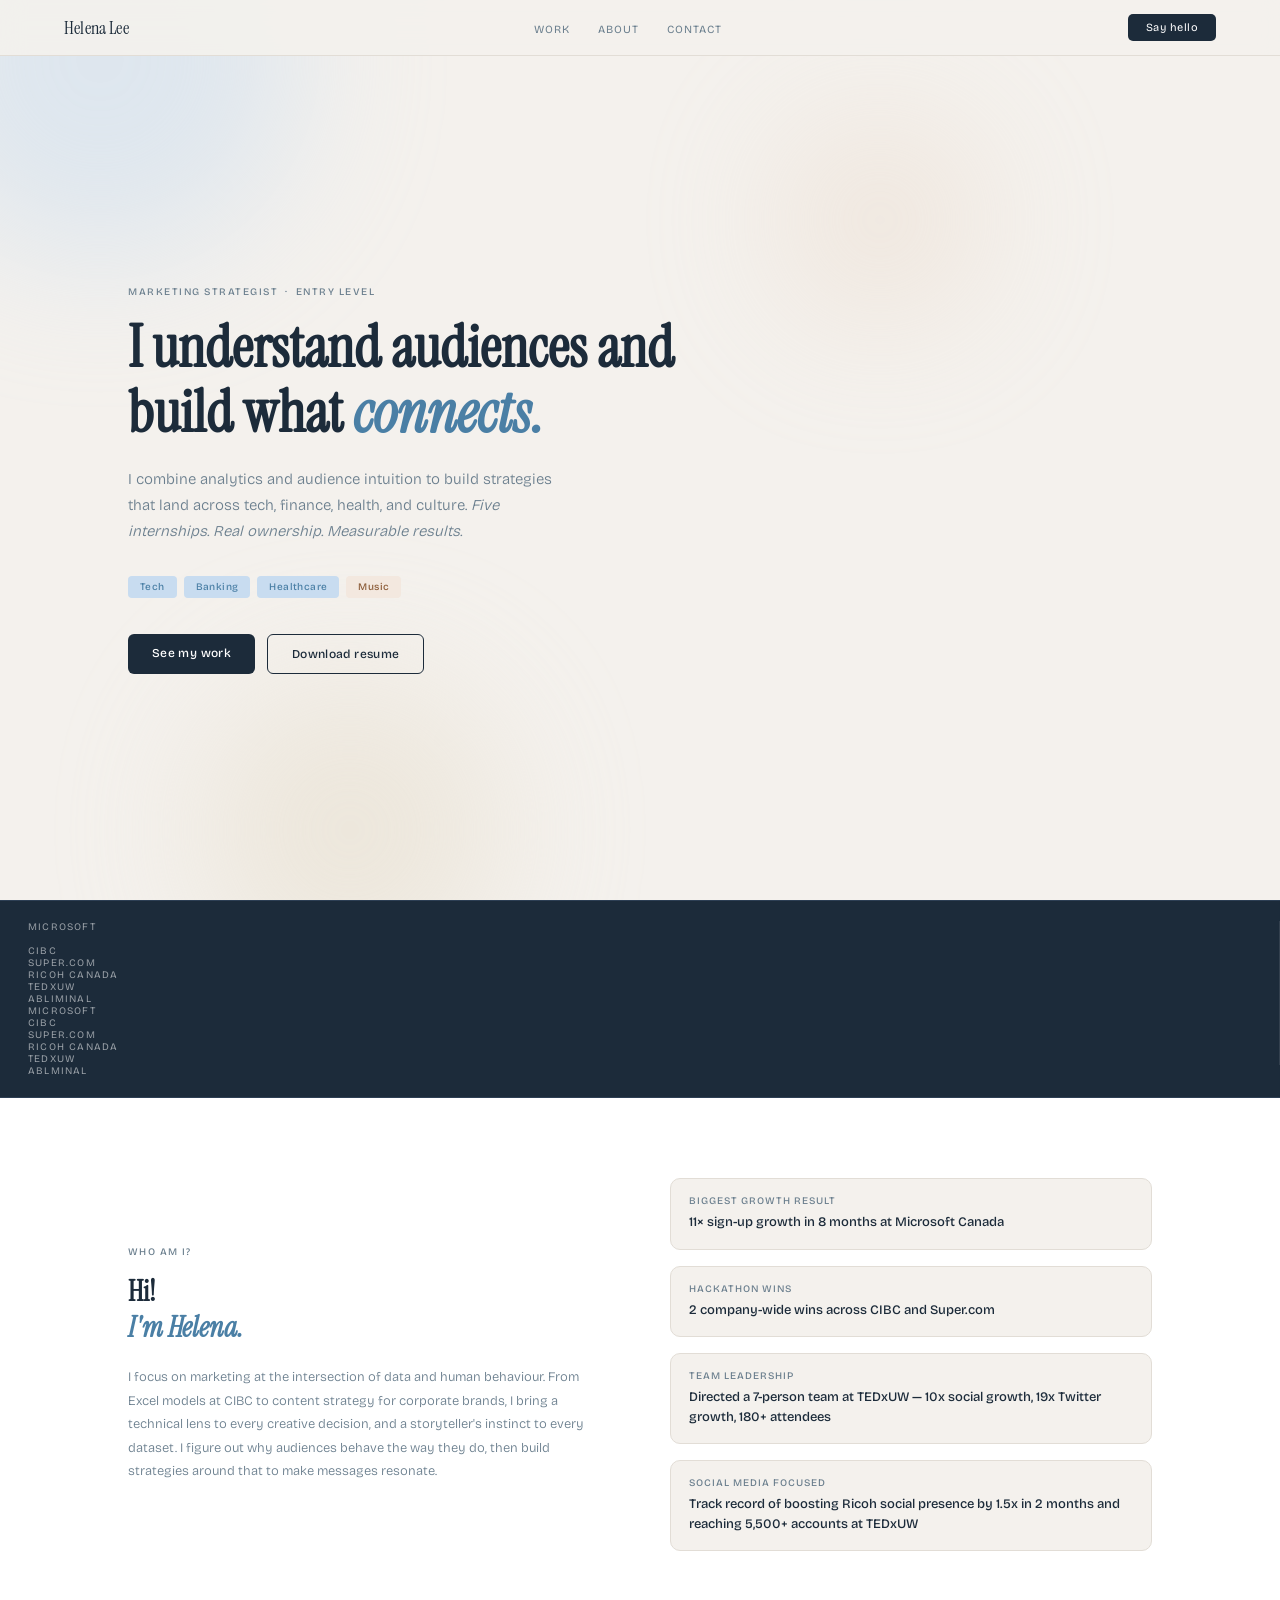
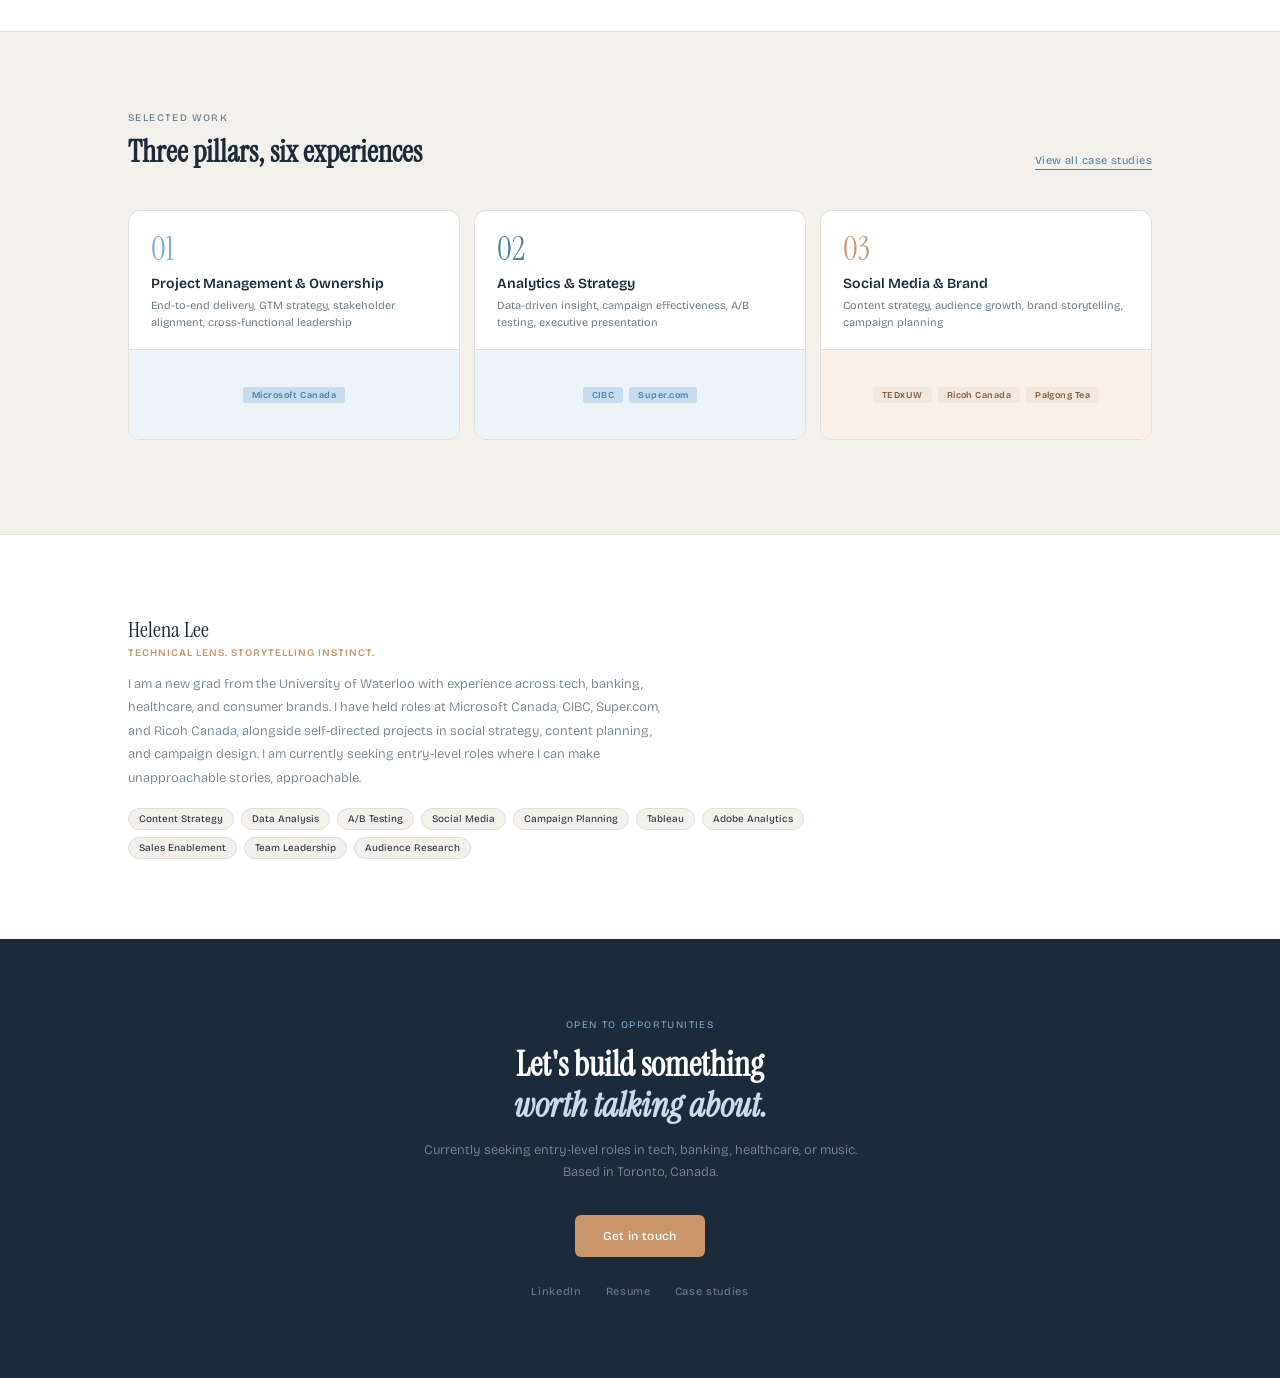
<file: Landing Page.html>
<!DOCTYPE html>
<html lang="en">

<head>
  <meta charset="UTF-8">
  <meta name="viewport" content="width=device-width,initial-scale=1.0">
  <title>Helena Lee — Marketing Portfolio</title>
  <link rel="stylesheet" href="styles.css">
</head>

<body>

  <!-- NAV -->
  <nav aria-label="Main navigation">
    <a class="nav-logo" href="https://drive.google.com/file/d/1YSXz0BEyX0tnH-KRp8JZUTTJEpkOPKFH/view?usp=sharing">Helena
      Lee</a>
    <ul class="nav-links">
      <li><a href="#work">Work</a></li>
      <li><a href="#about">About</a></li>
      <li><a href="#contact">Contact</a></li>
    </ul>
    <a class="nav-cta" href="#contact">Say hello</a>
  </nav>

  <!-- HERO -->
  <section class="hero" aria-label="Introduction">
    <div class="hero-blob" style="width:400px;height:400px;background:var(--sky);top:-140px;left:-100px;opacity:.5">
    </div>
    <div class="hero-blob" style="width:300px;height:300px;background:var(--cream);bottom:-80px;left:200px;opacity:.6">
    </div>
    <div class="hero-blob" style="width:200px;height:200px;background:#e8d5c4;top:120px;right:300px;opacity:.4"></div>

    <div class="hero-left">
      <p class="hero-eyebrow">Marketing Strategist &nbsp;·&nbsp; Entry Level</p>
      <h1 class="hero-title">
        I understand audiences and <br>build what <em>connects. </em> <br>
      </h1>
      <p class="hero-body">
        I combine analytics and audience intuition to build strategies that land across tech, finance, health, and
        culture.
        <em> Five internships. Real ownership. Measurable results.</em>
      </p>
      <div class="hero-badges" role="list" aria-label="Target industries">
        <span class="badge" role="listitem">Tech</span>
        <span class="badge" role="listitem">Banking</span>
        <span class="badge" role="listitem">Healthcare</span>
        <span class="badge badge-warm" role="listitem">Music</span>
      </div>
      <div class="hero-btns">
        <a class="btn-primary" href="#work">See my work</a>
        <a class="btn-secondary" href="/resume.pdf">Download resume</a>
      </div>
    </div>

  </section>

  <!-- STRIP -->
  <div class="strip" aria-hidden="true">
    <div class="strip-inner">
      <span class="strip-item">Microsoft</span>
      <span class="strip-item">CIBC</span>
      <span class="strip-item">Super.com</span>
      <span class="strip-item">Ricoh Canada</span>
      <span class="strip-item">TEDxUW</span>
      <span class="strip-item">Abliminal</span>
      <span class="strip-item">Microsoft</span>
      <span class="strip-item">CIBC</span>
      <span class="strip-item">Super.com</span>
      <span class="strip-item">Ricoh Canada</span>
      <span class="strip-item">TEDxUW</span>
      <span class="strip-item">Ablminal</span>
    </div>
  </div>

  <!-- INTRO -->
  <section class="intro" aria-label="About my approach">
    <div class="intro-left">
      <p class="intro-tag">Who am I?</p>
      <h2 class="intro-heading">
        Hi! <br><em> I'm Helena.</em>
      </h2>
      <p class="intro-body">
        I focus on marketing at the intersection of data and human behaviour. From Excel models at CIBC to content
        strategy for corporate brands, I bring a technical lens to every creative decision, and a storyteller's instinct
        to every dataset. I figure out why audiences behave the way they do, then build strategies around that to make
        messages resonate.
      </p>
    </div>
    <div class="intro-right" aria-label="Key highlights">
      <div class="intro-card">
        <div class="ic-label">Biggest growth result</div>
        <div class="ic-value">11× sign-up growth in 8 months at Microsoft Canada</div>
      </div>
      <div class="intro-card">
        <div class="ic-label">Hackathon wins</div>
        <div class="ic-value">2 company-wide wins across CIBC and Super.com</div>
      </div>
      <div class="intro-card">
        <div class="ic-label">Team leadership</div>
        <div class="ic-value">Directed a 7-person team at TEDxUW — 10x social growth, 19x Twitter growth, 180+ attendees
        </div>
      </div>
      <div class="intro-card">
        <div class="ic-label">Social Media Focused</div>
        <div class="ic-value">Track record of boosting Ricoh social presence by 1.5x in 2 months and reaching 5,500+
          accounts at TEDxUW</div>
      </div>
    </div>
  </section>

  <!-- WORK -->
  <section class="work" id="work" aria-labelledby="work-title">
    <div class="work-header">
      <div>
        <p class="section-tag">Selected work</p>
        <h2 class="section-title" id="work-title">Three pillars, six experiences</h2>
      </div>
      <a class="see-all" href="/work">View all case studies</a>
    </div>

    <div class="pillars" role="list">

      <a class="pillar-card pc-1" href="/Users/helenalee/Downloads/microsoft.html" role="listitem"
        aria-label="Pillar 1: Project Management and Ownership">
        <div class="pillar-top">
          <div class="pillar-num">01</div>
          <div class="pillar-name">Project Management &amp; Ownership</div>
          <div class="pillar-sub">End-to-end delivery, GTM strategy, stakeholder alignment, cross-functional leadership
          </div>
        </div>
        <div class="pillar-thumb">
          <span class="pillar-tag">Microsoft Canada</span>
        </div>
      </a>

      <a class="pillar-card pc-2" href="/Users/helenalee/Downloads/analytics-strategy.html" role="listitem"
        aria-label="Pillar 2: Analytics and Strategy">
        <div class="pillar-top">
          <div class="pillar-num">02</div>
          <div class="pillar-name">Analytics &amp; Strategy</div>
          <div class="pillar-sub">Data-driven insight, campaign effectiveness, A/B testing, executive presentation</div>
        </div>
        <div class="pillar-thumb">
          <span class="pillar-tag">CIBC</span>
          <span class="pillar-tag">Super.com</span>
        </div>
      </a>

      <a class="pillar-card pc-3" href="/ricoh.html" role="listitem" aria-label="Pillar 3: Social Media and Brand">
        <div class="pillar-top">
          <div class="pillar-num">03</div>
          <div class="pillar-name">Social Media &amp; Brand</div>
          <div class="pillar-sub">Content strategy, audience growth, brand storytelling, campaign planning</div>
        </div>
        <div class="pillar-thumb">
          <span class="pillar-tag">TEDxUW</span>
          <span class="pillar-tag">Ricoh Canada</span>
          <span class="pillar-tag">Palgong Tea</span>
        </div>
      </a>

    </div>
  </section>

  <!-- ABOUT -->
  <section class="about" id="about" aria-label="About Helena">
    <div class="about-content">
      <div class="about-name">Helena Lee</div>
      <div class="about-tagline">Technical lens. Storytelling instinct.</div>
      <p class="about-bio">
        I am a new grad from the University of Waterloo with experience across tech, banking, healthcare, and consumer
        brands. I have held roles at Microsoft Canada, CIBC, Super.com, and Ricoh Canada, alongside self-directed
        projects in social strategy, content planning, and campaign design. I am currently seeking entry-level roles
        where I can make unapproachable stories, approachable.
      </p>
      <div class="skills-row" role="list" aria-label="Skills">
        <span class="skill" role="listitem">Content Strategy</span>
        <span class="skill" role="listitem">Data Analysis</span>
        <span class="skill" role="listitem">A/B Testing</span>
        <span class="skill" role="listitem">Social Media</span>
        <span class="skill" role="listitem">Campaign Planning</span>
        <span class="skill" role="listitem">Tableau</span>
        <span class="skill" role="listitem">Adobe Analytics</span>
        <span class="skill" role="listitem">Sales Enablement</span>
        <span class="skill" role="listitem">Team Leadership</span>
        <span class="skill" role="listitem">Audience Research</span>
      </div>
    </div>
  </section>

  <!-- CONTACT -->
  <section class="contact" id="contact" aria-label="Contact">
    <p class="contact-pre">Open to opportunities</p>
    <h2 class="contact-title">
      Let's build something<br><em>worth talking about.</em>
    </h2>
    <p class="contact-sub">
      Currently seeking entry-level roles in tech, banking, healthcare, or music.<br>
      Based in Toronto, Canada.
    </p>
    <a class="contact-btn" href="mailto:helenasmlee@gmail.com">Get in touch</a>
    <div class="contact-links">
      <a class="contact-link" href="https://linkedin.com/in/helenasmlee" target="_blank"
        rel="noopener noreferrer">LinkedIn</a>
      <a class="contact-link"
        href="https://drive.google.com/file/d/1YSXz0BEyX0tnH-KRp8JZUTTJEpkOPKFH/view?usp=sharing">Resume</a>
      <a class="contact-link" href="#work">Case studies</a>
    </div>
  </section>

</body>

</html>
</file>
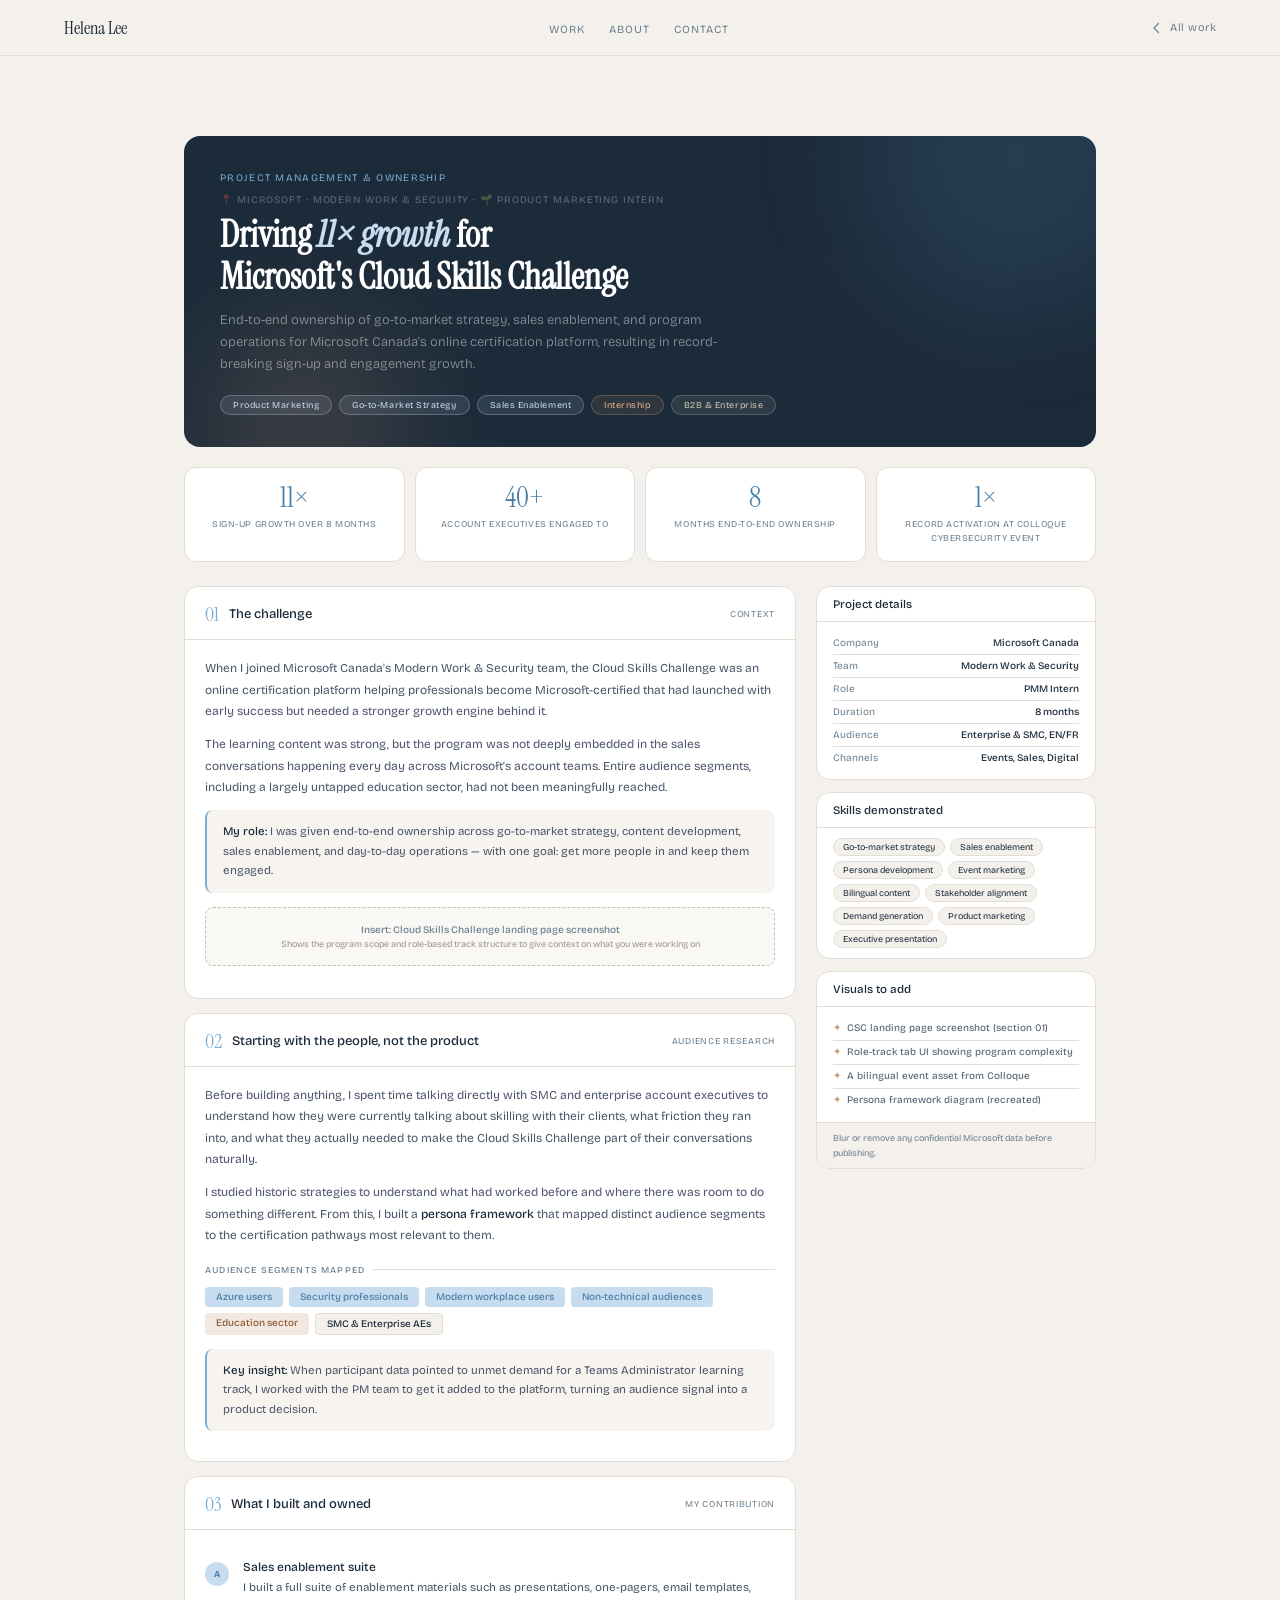
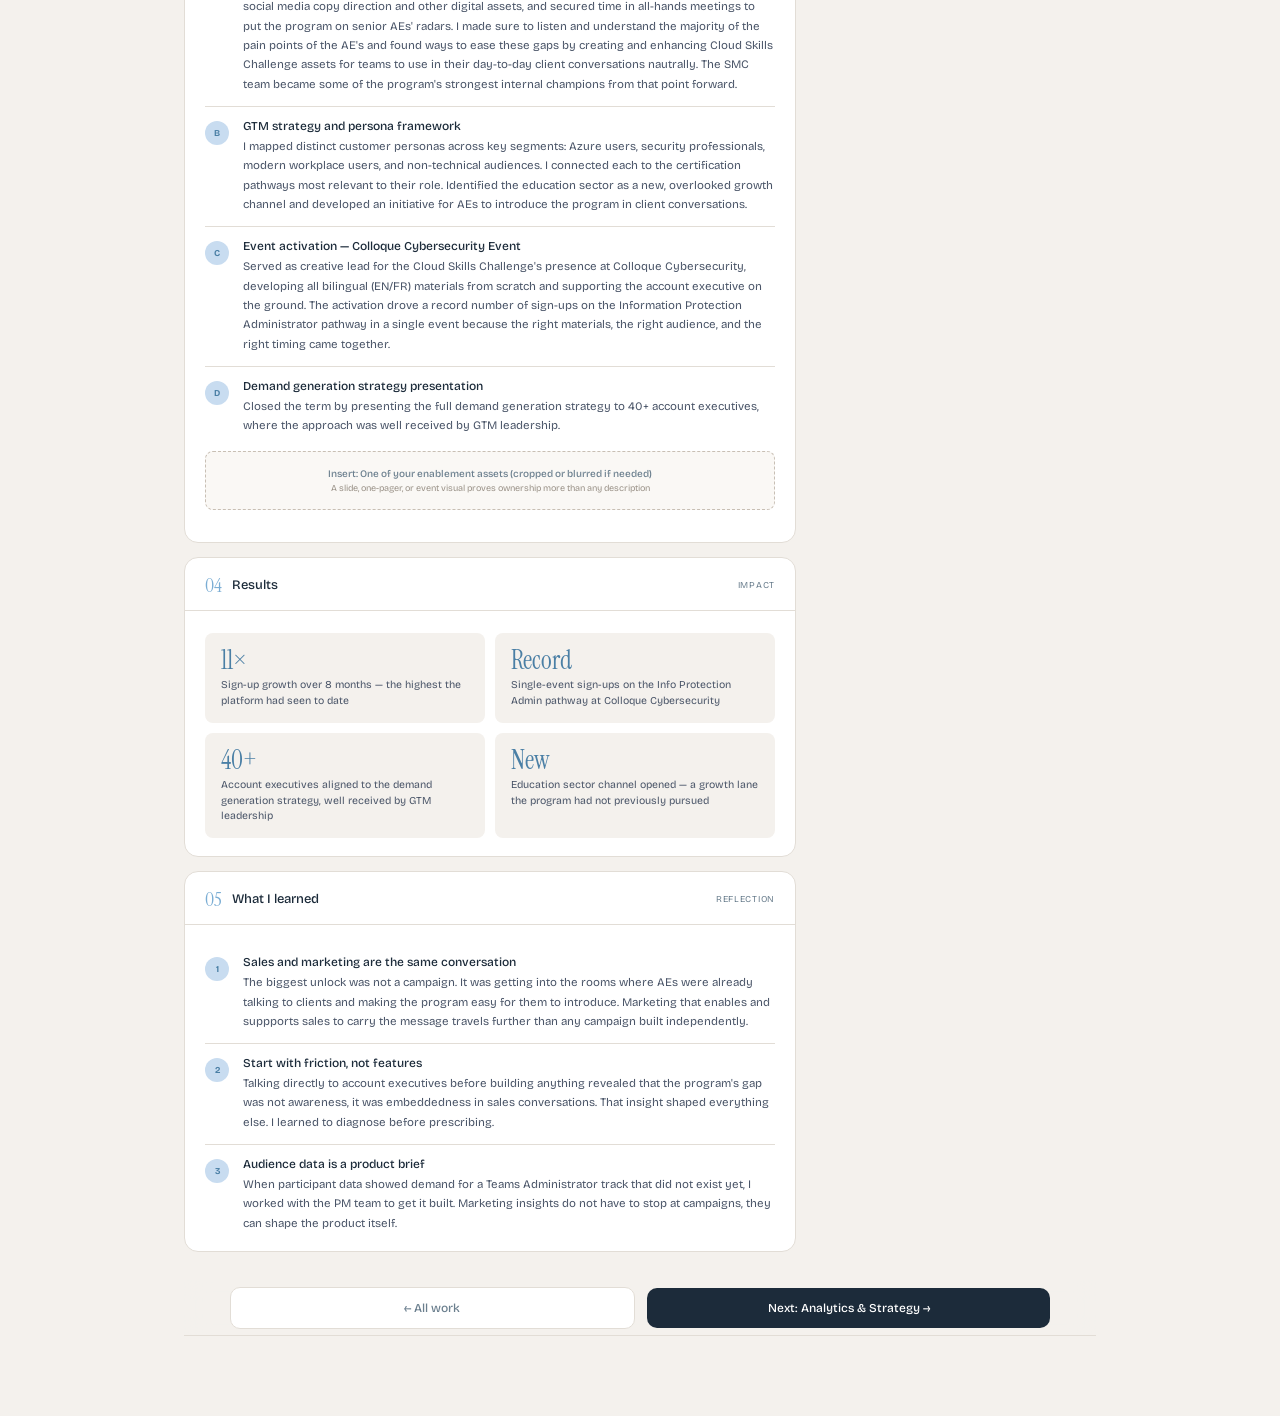
<file: microsoft.html>
<!DOCTYPE html>
<html lang="en">
<head>
<meta charset="UTF-8">
<meta name="viewport" content="width=device-width,initial-scale=1.0">
<title>Microsoft — Helena Lee Portfolio</title>
<style>
@import url('https://fonts.googleapis.com/css2?family=Instrument+Serif:ital@0;1&family=Bricolage+Grotesque:opsz,wght@12..96,300;12..96,400;12..96,500;12..96,600&display=swap');

*{box-sizing:border-box;margin:0;padding:0}
html{scroll-behavior:smooth}
body{font-family:'Bricolage Grotesque',sans-serif;background:#F4F1ED;color:#1C2B3A;-webkit-font-smoothing:antialiased}

:root{
  --sky:#C8DCF0;--steel:#7AADD4;--deep:#4A7FA5;
  --cream:#E8E0D0;--warm:#C9956A;--dark:#1C2B3A;--muted:#6B7F8E;
  --offwhite:#F4F1ED;--white:#fff;--border:#e2ddd6;
  --text:#4A5568;
}

/* ── NAV ── */
nav {
  background:rgba(244,241,237,.92);backdrop-filter:blur(12px);
  border-bottom:.5px solid var(--border);
  padding:0 5%;height:56px;
  display:flex;align-items:center;justify-content:space-between;
}
.nav-logo{font-family:'Instrument Serif',serif;font-size:18px;color:var(--dark);text-decoration:none}
.nav-links{display:flex;gap:24px;list-style:none;align-items:center}
.nav-links a{font-size:11px;letter-spacing:.09em;text-transform:uppercase;color:var(--muted);text-decoration:none;transition:color .15s}
.nav-links a:hover{color:var(--dark)}
.nav-back{font-size:11px;color:var(--muted);text-decoration:none;letter-spacing:.04em;display:flex;align-items:center;gap:6px;transition:color .15s}
.nav-back:hover{color:var(--dark)}

/* ── PAGE WRAPPER ── */
.page{max-width:960px;margin:0 auto;padding:80px 24px 80px}

/* ── CASE HEADER ── */
.case-header{
  background:var(--dark);border-radius:16px;
  padding:36px 36px 32px;margin-bottom:20px;
  position:relative;overflow:hidden;
}
.blob{position:absolute;border-radius:50%;filter:blur(60px);pointer-events:none}
.ch-breadcrumb{font-size:10px;letter-spacing:.13em;text-transform:uppercase;color:var(--steel);margin-bottom:10px;position:relative;z-index:2}
.ch-company{font-size:10px;letter-spacing:.09em;text-transform:uppercase;color:rgba(255,255,255,.3);margin-bottom:8px;position:relative;z-index:2}
.ch-title{font-family:'Instrument Serif',serif;font-size:clamp(24px,4vw,36px);color:#fff;line-height:1.18;margin-bottom:10px;position:relative;z-index:2}
.ch-title em{font-style:italic;color:var(--sky)}
.ch-tagline{font-size:13px;color:rgba(255,255,255,.48);line-height:1.7;max-width:540px;position:relative;z-index:2;margin-bottom:20px;font-weight:300}
.ch-pills{display:flex;gap:7px;flex-wrap:wrap;position:relative;z-index:2}
.pill{font-size:9px;padding:4px 12px;border-radius:20px;border:1px solid;letter-spacing:.06em}
.pill-blue{background:rgba(200,220,240,.11);border-color:rgba(200,220,240,.28);color:var(--sky)}
.pill-warm{background:rgba(201,149,106,.11);border-color:rgba(201,149,106,.32);color:#e8b88a}
.pill-cream{background:rgba(232,224,208,.09);border-color:rgba(232,224,208,.22);color:#d0c8b5}

/* ── STATS ── */
.stats-row{
  display:grid;grid-template-columns:repeat(4,1fr);gap:10px;margin-bottom:24px;
}
.stat{
  background:var(--white);border:.5px solid var(--border);
  border-radius:12px;padding:16px 14px;text-align:center;
}
.stat-num{font-family:'Instrument Serif',serif;font-size:28px;color:var(--deep);line-height:1;margin-bottom:6px}
.stat-label{font-size:9px;color:var(--muted);letter-spacing:.06em;text-transform:uppercase;line-height:1.5}

/* ── MAIN GRID ── */
.case-grid{
  display:grid;grid-template-columns:1fr 280px;gap:20px;
}

/* ── SECTION CARD ── */
.sec{
  border:.5px solid var(--border);border-radius:14px;
  overflow:hidden;background:var(--white);margin-bottom:14px;
}
.sec:last-child{margin-bottom:0}
.sec-head{
  padding:14px 20px 12px;border-bottom:.5px solid var(--border);
  display:flex;align-items:center;gap:10px;
}
.sec-num{font-family:'Instrument Serif',serif;font-size:20px;color:var(--steel)}
.sec-title{font-size:13px;font-weight:500;color:var(--dark)}
.sec-badge{font-size:9px;color:var(--muted);margin-left:auto;letter-spacing:.08em;text-transform:uppercase}
.sec-body{padding:18px 20px}

p.body{font-size:12px;color:var(--text);line-height:1.78;margin-bottom:12px}
p.body:last-child{margin-bottom:0}
p.body strong{color:var(--dark);font-weight:500}

.hl{
  background:#f7f4f0;border-radius:8px;border-left:2.5px solid var(--steel);
  padding:12px 16px;margin:12px 0;font-size:11.5px;color:var(--text);line-height:1.7;
}
.hl strong{color:var(--dark);font-weight:500}

/* ── EVIDENCE LABEL ── */
.evl{
  font-size:9px;letter-spacing:.13em;text-transform:uppercase;
  color:var(--muted);font-weight:500;margin:18px 0 12px;
  display:flex;align-items:center;gap:8px;
}
.evl::after{content:'';flex:1;height:.5px;background:var(--border)}

/* ── AUDIENCE TAGS ── */
.seg-row{display:flex;gap:6px;flex-wrap:wrap;margin-top:4px}
.seg{
  font-size:10px;padding:4px 11px;border-radius:4px;font-weight:500;
}
.seg-blue{background:var(--sky);color:var(--deep)}
.seg-warm{background:#f3e8df;color:#8a5a36}
.seg-dark{background:var(--offwhite);color:var(--dark);border:.5px solid var(--border)}

/* ── STEPS ── */
.steps{display:flex;flex-direction:column}
.step{display:flex;gap:14px;padding:12px 0;border-bottom:.5px solid var(--border);align-items:flex-start}
.step:last-child{border:none;padding-bottom:0}
.step-dot{
  width:24px;height:24px;border-radius:50%;background:var(--sky);
  display:flex;align-items:center;justify-content:center;
  font-size:9px;color:var(--deep);font-weight:700;flex-shrink:0;margin-top:2px;
}
.step-title{font-size:12px;font-weight:500;color:var(--dark);margin-bottom:4px}
.step-body{font-size:11.5px;color:var(--text);line-height:1.68}

/* ── IMPACT GRID ── */
.impact-grid{display:grid;grid-template-columns:1fr 1fr;gap:10px;margin-top:4px}
.impact-block{background:var(--offwhite);border-radius:8px;padding:14px 16px}
.ib-num{font-family:'Instrument Serif',serif;font-size:26px;color:var(--deep);margin-bottom:4px;line-height:1}
.ib-label{font-size:10.5px;color:var(--text);line-height:1.5}

/* ── VIZ SLOT ── */
.viz-slot{
  border:.5px dashed #c8bfb4;border-radius:8px;
  padding:16px;background:#faf8f5;margin:14px 0;text-align:center;
}
.vz-title{font-size:10px;font-weight:500;color:var(--muted);margin-bottom:3px}
.vz-sub{font-size:9px;color:#9a9288}

/* ── SIDEBAR ── */
.sidebar{display:flex;flex-direction:column;gap:12px}
.scard{border:.5px solid var(--border);border-radius:14px;overflow:hidden;background:var(--white)}
.sc-head{padding:10px 16px;border-bottom:.5px solid var(--border);font-size:11.5px;font-weight:500;color:var(--dark)}
.sc-body{padding:10px 16px}
.sc-row{
  display:flex;justify-content:space-between;align-items:flex-start;
  padding:5px 0;border-bottom:.5px solid var(--border);gap:8px;
}
.sc-row:last-child{border:none}
.sc-key{font-size:10px;color:var(--muted)}
.sc-val{font-size:10px;font-weight:500;text-align:right;color:var(--dark)}
.skill-wrap{display:flex;flex-wrap:wrap;gap:5px;padding:10px 16px}
.skill{
  font-size:9px;padding:3px 9px;border-radius:20px;
  background:var(--offwhite);border:.5px solid var(--border);color:var(--dark);
}
.vis-list{padding:10px 16px}
.vis-item{
  font-size:10px;color:var(--text);padding:4px 0;
  border-bottom:.5px solid var(--border);display:flex;gap:6px;line-height:1.5;
}
.vis-item:last-child{border:none}
.vis-note{
  font-size:9px;color:var(--muted);line-height:1.6;padding:8px 16px;
  border-top:.5px solid var(--border);background:var(--offwhite);
}

/* ── FOOTER NAV ── */
.footer-nav{
  display:flex;gap:12px;margin-top:28px;
}
.fn-btn{
  flex:1;padding:13px 0;border-radius:10px;font-size:12px;font-weight:500;
  text-align:center;text-decoration:none;display:block;transition:background .15s;
  font-family:'Bricolage Grotesque',sans-serif;
}
.fn-back{
  border:.5px solid var(--border);color:var(--muted);background:var(--white);
}
.fn-back:hover{background:var(--offwhite)}
.fn-next{background:var(--dark);color:#fff}
.fn-next:hover{background:#2d3f54}

/* ── RESPONSIVE ── */
@media(max-width:768px){
  .stats-row{grid-template-columns:1fr 1fr}
  .case-grid{grid-template-columns:1fr}
  .impact-grid{grid-template-columns:1fr}
  .ch-title{font-size:24px}
}
</style>
</head>
<body>

<!-- NAV -->
<nav aria-label="Main navigation">
  <a class="nav-logo" href="/">Helena Lee</a>
  <ul class="nav-links">
    <li><a href="/Users/helenalee/Downloads/Landing%20Page.html">Work</a></li>
    <li><a href="/#about">About</a></li>
    <li><a href="/#contact">Contact</a></li>
  </ul>
  <a class="nav-back" href="/Users/helenalee/Downloads/Landing%20Page.html">
    <svg width="14" height="14" viewBox="0 0 14 14" fill="none" aria-hidden="true"><path d="M8.5 2.5L4 7l4.5 4.5" stroke="currentColor" stroke-width="1.2" stroke-linecap="round" stroke-linejoin="round"/></svg>
    All work
  </a>
</nav>

<!-- PAGE -->
<main class="page" role="main">

  <!-- HEADER -->
  <header class="case-header" aria-label="Case study header">
    <div class="blob" style="width:300px;height:300px;background:var(--deep);top:-130px;right:-70px;opacity:.22" aria-hidden="true"></div>
    <div class="blob" style="width:200px;height:200px;background:var(--warm);bottom:-80px;left:20px;opacity:.2" aria-hidden="true"></div>
    <p class="ch-breadcrumb">Project Management &amp; Ownership</p>
    <p class="ch-company">📍 Microsoft · Modern Work &amp; Security · 🌱 Product Marketing Intern</p>
    <h1 class="ch-title">Driving <em>11&times; growth</em> for<br>Microsoft's Cloud Skills Challenge</h1>
    <p class="ch-tagline">End-to-end ownership of go-to-market strategy, sales enablement, and program operations for Microsoft Canada's online certification platform, resulting in record-breaking sign-up and engagement growth.</p>
    <div class="ch-pills" role="list" aria-label="Project tags">
      <span class="pill pill-blue" role="listitem">Product Marketing</span>
      <span class="pill pill-blue" role="listitem">Go-to-Market Strategy</span>
      <span class="pill pill-blue" role="listitem">Sales Enablement</span>
      <span class="pill pill-warm" role="listitem">Internship</span>
      <span class="pill pill-cream" role="listitem">B2B &amp; Enterprise</span>
      
    </div>
  </header>

  <!-- STATS -->
  <section class="stats-row" aria-label="Key metrics">
    <div class="stat">
      <div class="stat-num" aria-label="11 times">11&times;</div>
      <div class="stat-label">Sign-up growth over 8 months</div>
    </div>
    <div class="stat">
      <div class="stat-num">40+</div>
      <div class="stat-label">Account executives engaged to</div>
    </div>
    <div class="stat">
      <div class="stat-num">8</div>
      <div class="stat-label">Months end-to-end ownership</div>
    </div>
    <div class="stat">
      <div class="stat-num">1&times;</div>
      <div class="stat-label">Record activation at Colloque Cybersecurity event</div>
    </div>
  </section>

  <!-- MAIN GRID -->
  <div class="case-grid">
  <div>

    <!-- 01 -->
    <article class="sec" aria-labelledby="s1">
      <div class="sec-head">
        <span class="sec-num" aria-hidden="true">01</span>
        <h2 class="sec-title" id="s1">The challenge</h2>
        <span class="sec-badge">Context</span>
      </div>
      <div class="sec-body">
        <p class="body">When I joined Microsoft Canada's Modern Work &amp; Security team, the Cloud Skills Challenge was an online certification platform helping professionals become Microsoft-certified that had launched with early success but needed a stronger growth engine behind it.</p>
        <p class="body">The learning content was strong, but the program was not deeply embedded in the sales conversations happening every day across Microsoft's account teams. Entire audience segments, including a largely untapped education sector, had not been meaningfully reached.</p>
        <div class="hl"><strong>My role:</strong> I was given end-to-end ownership across go-to-market strategy, content development, sales enablement, and day-to-day operations — with one goal: get more people in and keep them engaged.</div>
        <div class="viz-slot" role="img" aria-label="Screenshot placeholder">
          <div class="vz-title">Insert: Cloud Skills Challenge landing page screenshot</div>
          <div class="vz-sub">Shows the program scope and role-based track structure to give context on what you were working on</div>
        </div>
      </div>
    </article>

    <!-- 02 -->
    <article class="sec" aria-labelledby="s2">
      <div class="sec-head">
        <span class="sec-num" aria-hidden="true">02</span>
        <h2 class="sec-title" id="s2">Starting with the people, not the product</h2>
        <span class="sec-badge">Audience research</span>
      </div>
      <div class="sec-body">
        <p class="body">Before building anything, I spent time talking directly with SMC and enterprise account executives to understand how they were currently talking about skilling with their clients, what friction they ran into, and what they actually needed to make the Cloud Skills Challenge part of their conversations naturally.</p>
        <p class="body">I studied historic strategies to understand what had worked before and where there was room to do something different. From this, I built a <strong>persona framework</strong> that mapped distinct audience segments to the certification pathways most relevant to them.</p>
        <div class="evl">Audience segments mapped</div>
        <div class="seg-row" role="list" aria-label="Audience segments">
          <span class="seg seg-blue" role="listitem">Azure users</span>
          <span class="seg seg-blue" role="listitem">Security professionals</span>
          <span class="seg seg-blue" role="listitem">Modern workplace users</span>
          <span class="seg seg-blue" role="listitem">Non-technical audiences</span>
          <span class="seg seg-warm" role="listitem">Education sector</span>
          <span class="seg seg-dark" role="listitem">SMC &amp; Enterprise AEs</span>
        </div>
        <div class="hl" style="margin-top:14px"><strong>Key insight:</strong> When participant data pointed to unmet demand for a Teams Administrator learning track, I worked with the PM team to get it added to the platform, turning an audience signal into a product decision.</div>
      </div>
    </article>

    <!-- 03 -->
    <article class="sec" aria-labelledby="s3">
      <div class="sec-head">
        <span class="sec-num" aria-hidden="true">03</span>
        <h2 class="sec-title" id="s3">What I built and owned</h2>
        <span class="sec-badge">My contribution</span>
      </div>
      <div class="sec-body">
        <div class="steps" role="list" aria-label="Work completed">
          <div class="step" role="listitem">
            <div class="step-dot" aria-hidden="true">A</div>
            <div>
              <div class="step-title">Sales enablement suite</div>
              <div class="step-body">I built a full suite of enablement materials such as presentations, one-pagers, email templates, social media copy direction and other digital assets, and secured time in all-hands meetings to put the program on senior AEs' radars. I made sure to listen and understand the majority of the pain points of the AE's and found ways to ease these gaps by creating and enhancing Cloud Skills Challenge assets for teams to use in their day-to-day client conversations nautrally. The SMC team became some of the program's strongest internal champions from that point forward.</div>
            </div>
          </div>
          <div class="step" role="listitem">
            <div class="step-dot" aria-hidden="true">B</div>
            <div>
              <div class="step-title">GTM strategy and persona framework</div>
              <div class="step-body"> I mapped distinct customer personas across key segments: Azure users, security professionals, modern workplace users, and non-technical audiences. I connected each to the certification pathways most relevant to their role. Identified the education sector as a new, overlooked growth channel and developed an initiative for AEs to introduce the program in client conversations.</div>
            </div>
          </div>
          <div class="step" role="listitem">
            <div class="step-dot" aria-hidden="true">C</div>
            <div>
              <div class="step-title">Event activation — Colloque Cybersecurity Event</div>
              <div class="step-body">Served as creative lead for the Cloud Skills Challenge's presence at Colloque Cybersecurity, developing all bilingual (EN/FR) materials from scratch and supporting the account executive on the ground. The activation drove a record number of sign-ups on the Information Protection Administrator pathway in a single event because the right materials, the right audience, and the right timing came together.</div>
            </div>
          </div>
          <div class="step" role="listitem">
            <div class="step-dot" aria-hidden="true">D</div>
            <div>
              <div class="step-title">Demand generation strategy presentation</div>
              <div class="step-body">Closed the term by presenting the full demand generation strategy to 40+ account executives, where the approach was well received by GTM leadership.</div>
            </div>
          </div>
        </div>
        <div class="viz-slot" style="margin-top:16px" role="img" aria-label="Deliverable placeholder">
          <div class="vz-title">Insert: One of your enablement assets (cropped or blurred if needed)</div>
          <div class="vz-sub">A slide, one-pager, or event visual proves ownership more than any description</div>
        </div>
      </div>
    </article>

    <!-- 04 -->
    <article class="sec" aria-labelledby="s4">
      <div class="sec-head">
        <span class="sec-num" aria-hidden="true">04</span>
        <h2 class="sec-title" id="s4">Results</h2>
        <span class="sec-badge">Impact</span>
      </div>
      <div class="sec-body">
        <div class="impact-grid" role="list" aria-label="Key results">
          <div class="impact-block" role="listitem">
            <div class="ib-num" aria-label="11 times">11&times;</div>
            <div class="ib-label">Sign-up growth over 8 months — the highest the platform had seen to date</div>
          </div>
          <div class="impact-block" role="listitem">
            <div class="ib-num">Record</div>
            <div class="ib-label">Single-event sign-ups on the Info Protection Admin pathway at Colloque Cybersecurity</div>
          </div>
          <div class="impact-block" role="listitem">
            <div class="ib-num">40+</div>
            <div class="ib-label">Account executives aligned to the demand generation strategy, well received by GTM leadership</div>
          </div>
          <div class="impact-block" role="listitem">
            <div class="ib-num">New</div>
            <div class="ib-label">Education sector channel opened — a growth lane the program had not previously pursued</div>
          </div>
        </div>
      </div>
    </article>

    <!-- 05 -->
    <article class="sec" aria-labelledby="s5">
      <div class="sec-head">
        <span class="sec-num" aria-hidden="true">05</span>
        <h2 class="sec-title" id="s5">What I learned</h2>
        <span class="sec-badge">Reflection</span>
      </div>
      <div class="sec-body">
        <div class="steps" role="list" aria-label="Key learnings">
          <div class="step" role="listitem">
            <div class="step-dot" aria-hidden="true">1</div>
            <div>
              <div class="step-title">Sales and marketing are the same conversation</div>
              <div class="step-body">The biggest unlock was not a campaign. It was getting into the rooms where AEs were already talking to clients and making the program easy for them to introduce. Marketing that enables and suppports sales to carry the message travels further than any campaign built independently.</div>
            </div>
          </div>
          <div class="step" role="listitem">
            <div class="step-dot" aria-hidden="true">2</div>
            <div>
              <div class="step-title">Start with friction, not features</div>
              <div class="step-body">Talking directly to account executives before building anything revealed that the program's gap was not awareness, it was embeddedness in sales conversations. That insight shaped everything else. I learned to diagnose before prescribing.</div>
            </div>
          </div>
          <div class="step" role="listitem">
            <div class="step-dot" aria-hidden="true">3</div>
            <div>
              <div class="step-title">Audience data is a product brief</div>
              <div class="step-body">When participant data showed demand for a Teams Administrator track that did not exist yet, I worked with the PM team to get it built. Marketing insights do not have to stop at campaigns, they can shape the product itself.</div>
            </div>
          </div>
        </div>
      </div>
    </article>

  </div>

  <!-- SIDEBAR -->
  <aside aria-label="Project details">
    <div class="sidebar">

      <div class="scard">
        <div class="sc-head">Project details</div>
        <div class="sc-body">
          <div class="sc-row"><span class="sc-key">Company</span><span class="sc-val">Microsoft Canada</span></div>
          <div class="sc-row"><span class="sc-key">Team</span><span class="sc-val">Modern Work &amp; Security</span></div>
          <div class="sc-row"><span class="sc-key">Role</span><span class="sc-val">PMM Intern</span></div>
          <div class="sc-row"><span class="sc-key">Duration</span><span class="sc-val">8 months</span></div>
          <div class="sc-row"><span class="sc-key">Audience</span><span class="sc-val">Enterprise &amp; SMC, EN/FR</span></div>
          <div class="sc-row"><span class="sc-key">Channels</span><span class="sc-val">Events, Sales, Digital</span></div>
        </div>
      </div>

      <div class="scard">
        <div class="sc-head">Skills demonstrated</div>
        <div class="skill-wrap" role="list" aria-label="Skills">
          <span class="skill" role="listitem">Go-to-market strategy</span>
          <span class="skill" role="listitem">Sales enablement</span>
          <span class="skill" role="listitem">Persona development</span>
          <span class="skill" role="listitem">Event marketing</span>
          <span class="skill" role="listitem">Bilingual content</span>
          <span class="skill" role="listitem">Stakeholder alignment</span>
          <span class="skill" role="listitem">Demand generation</span>
          <span class="skill" role="listitem">Product marketing</span>
          <span class="skill" role="listitem">Executive presentation</span>
        </div>
      </div>

      <div class="scard">
        <div class="sc-head">Visuals to add</div>
        <div class="vis-list" role="list" aria-label="Suggested visuals">
          <div class="vis-item" role="listitem"><span style="color:var(--warm);flex-shrink:0">&#10022;</span>CSC landing page screenshot (section 01)</div>
          <div class="vis-item" role="listitem"><span style="color:var(--warm);flex-shrink:0">&#10022;</span>Role-track tab UI showing program complexity</div>
          <div class="vis-item" role="listitem"><span style="color:var(--warm);flex-shrink:0">&#10022;</span>A bilingual event asset from Colloque</div>
          <div class="vis-item" role="listitem"><span style="color:var(--warm);flex-shrink:0">&#10022;</span>Persona framework diagram (recreated)</div>
        </div>
        <div class="vis-note">Blur or remove any confidential Microsoft data before publishing.</div>
      </div>

    </div>
  </aside>
  </div>

  <!-- FOOTER NAV -->
  <nav class="footer-nav" aria-label="Case study navigation">
    <a class="fn-btn fn-back" href="/Users/helenalee/Downloads/Landing%20Page.html">&#8592; All work</a>
    <a class="fn-btn fn-next" href="/cibc.html">Next: Analytics &amp; Strategy &#8594;</a>
  </nav>

</main>
</body>
</html>
</file>
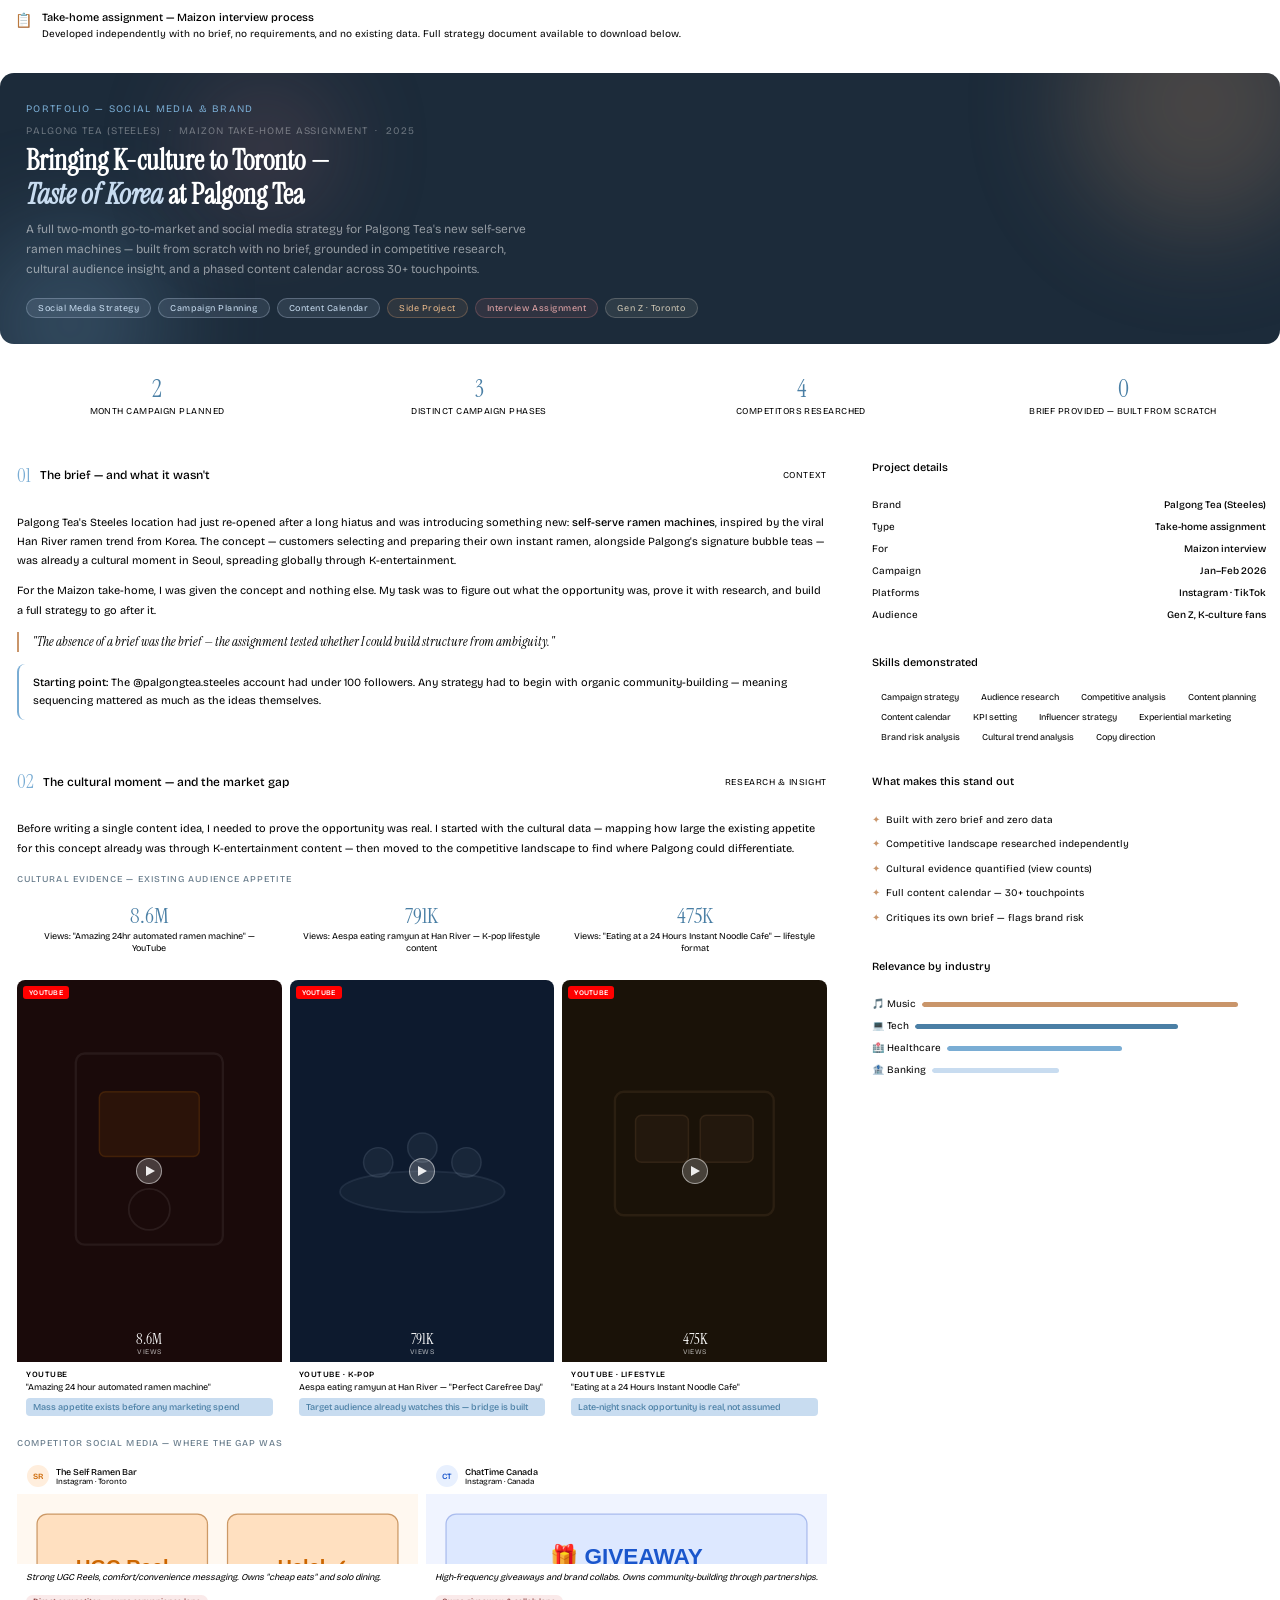
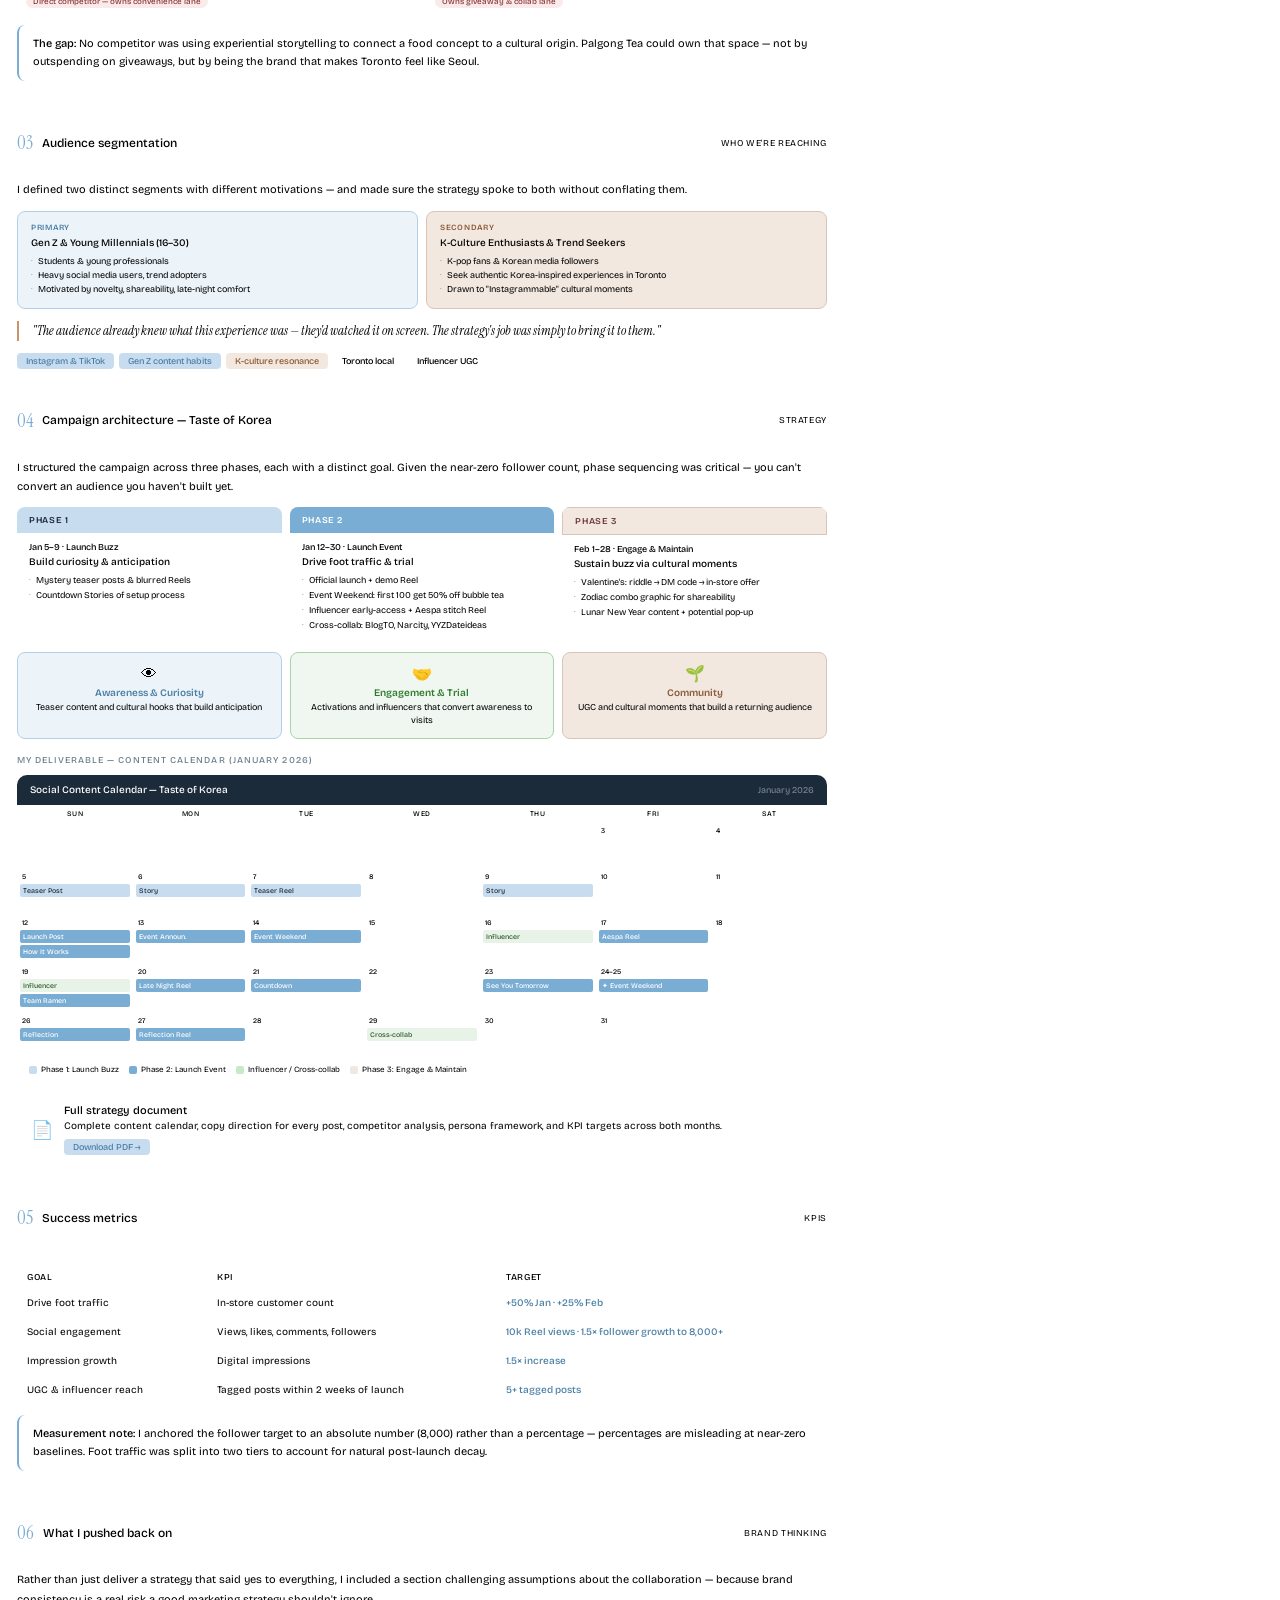
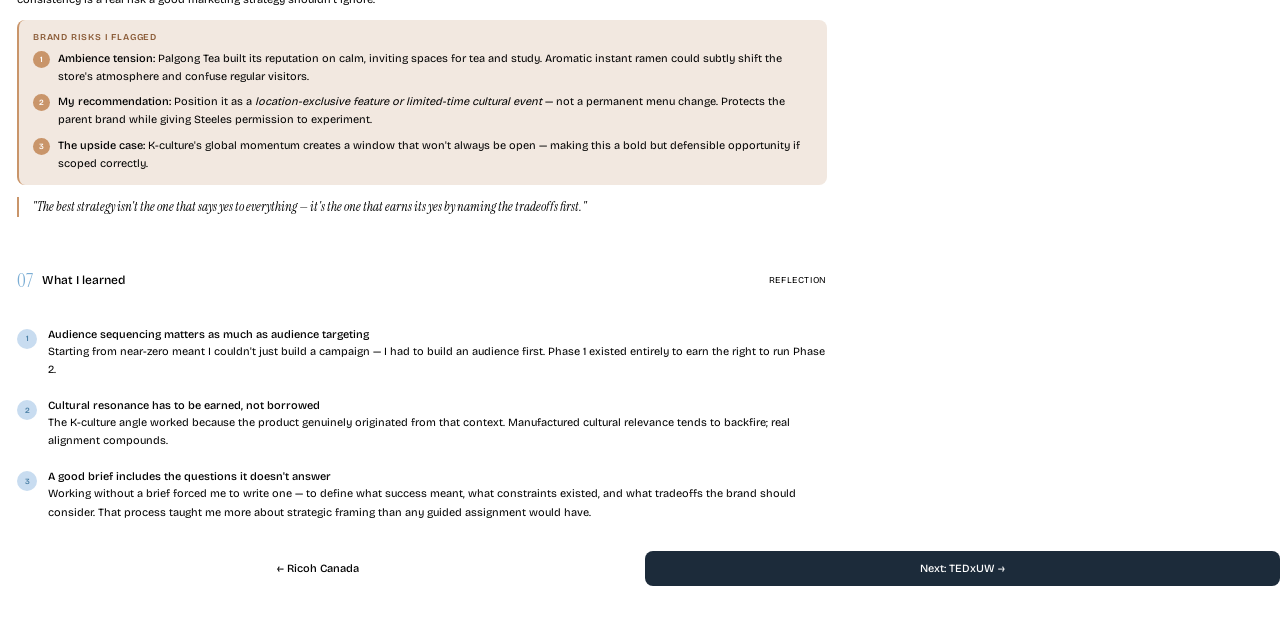
<file: palgong_tea_complete.html>
<!DOCTYPE html>
<html lang="en">
<head>
<meta charset="UTF-8">
<meta name="viewport" content="width=device-width, initial-scale=1.0">
<style>
@import url('https://fonts.googleapis.com/css2?family=Instrument+Serif:ital@0;1&family=Bricolage+Grotesque:opsz,wght@12..96,300;12..96,400;12..96,500;12..96,600&display=swap');

*{box-sizing:border-box;margin:0;padding:0}
body{font-family:'Bricolage Grotesque',sans-serif;color:var(--color-text-primary);background:transparent}

:root{
  --sky:#C8DCF0;--steel:#7AADD4;--deep:#4A7FA5;
  --cream:#E8E0D0;--warm:#C9956A;--dark:#1C2B3A;--muted:#6B7F8E;
  --blush:#F2E8E0;
}

.root{padding:0 0 2.5rem}

/* ── CONTEXT BANNER ── */
.ctx-banner{background:var(--color-background-secondary);border-radius:10px;border:.5px solid var(--color-border-tertiary);padding:11px 15px;margin-bottom:1.25rem;display:flex;gap:10px;align-items:flex-start}
.ctx-icon{font-size:14px;flex-shrink:0;margin-top:1px}
.ctx-title{font-size:11px;font-weight:500;margin-bottom:2px}
.ctx-body{font-size:10px;color:var(--color-text-secondary);line-height:1.6}

/* ── HEADER ── */
.case-header{background:var(--dark);border-radius:14px;padding:30px 26px 26px;margin-bottom:1.25rem;position:relative;overflow:hidden}
.blob{position:absolute;border-radius:50%;filter:blur(55px);opacity:.25}
.breadcrumb{font-size:10px;letter-spacing:.13em;text-transform:uppercase;color:var(--steel);margin-bottom:10px;position:relative;z-index:2}
.company-line{font-size:10px;letter-spacing:.09em;text-transform:uppercase;color:rgba(255,255,255,.35);margin-bottom:7px;position:relative;z-index:2}
.case-title{font-family:'Instrument Serif',serif;font-size:28px;color:#fff;line-height:1.2;margin-bottom:9px;position:relative;z-index:2}
.case-title em{font-style:italic;color:var(--sky)}
.case-tagline{font-size:12px;color:rgba(255,255,255,.52);line-height:1.65;max-width:500px;position:relative;z-index:2;margin-bottom:18px}
.meta-row{display:flex;gap:7px;flex-wrap:wrap;position:relative;z-index:2}
.mpill{font-size:9px;padding:4px 11px;border-radius:20px;border:1px solid;letter-spacing:.06em}
.p-blue{background:rgba(200,220,240,.11);border-color:rgba(200,220,240,.28);color:var(--sky)}
.p-warm{background:rgba(201,149,106,.11);border-color:rgba(201,149,106,.32);color:#e8b88a}
.p-cream{background:rgba(232,224,208,.09);border-color:rgba(232,224,208,.22);color:#d0c8b5}
.p-rose{background:rgba(196,119,122,.12);border-color:rgba(196,119,122,.3);color:#e8a8aa}

/* ── STATS ── */
.stats-row{display:grid;grid-template-columns:repeat(4,1fr);gap:8px;margin-bottom:1.25rem}
.stat{background:var(--color-background-secondary);border:.5px solid var(--color-border-tertiary);border-radius:10px;padding:13px 10px;text-align:center}
.stat-num{font-family:'Instrument Serif',serif;font-size:24px;color:var(--deep);line-height:1;margin-bottom:4px}
.stat-label{font-size:9px;color:var(--color-text-tertiary);letter-spacing:.05em;text-transform:uppercase;line-height:1.45}

/* ── LAYOUT ── */
.case-grid{display:grid;grid-template-columns:minmax(0,2fr) minmax(0,1fr);gap:14px;margin-bottom:14px}

/* ── SECTION ── */
.sec{border:.5px solid var(--color-border-tertiary);border-radius:12px;overflow:hidden;background:var(--color-background-primary);margin-bottom:12px}
.sec:last-child{margin-bottom:0}
.sec-head{padding:12px 17px 10px;border-bottom:.5px solid var(--color-border-tertiary);display:flex;align-items:center;gap:9px}
.sec-num{font-family:'Instrument Serif',serif;font-size:19px;color:var(--steel)}
.sec-title{font-size:12px;font-weight:500}
.sec-badge{font-size:9px;color:var(--color-text-tertiary);margin-left:auto;letter-spacing:.07em;text-transform:uppercase}
.sec-body{padding:15px 17px}

p.body{font-size:11px;color:var(--color-text-secondary);line-height:1.75;margin-bottom:11px}
p.body:last-child{margin-bottom:0}
p.body strong{color:var(--color-text-primary);font-weight:500}

.pull-quote{font-family:'Instrument Serif',serif;font-size:13px;font-style:italic;color:var(--color-text-primary);border-left:2px solid var(--warm);padding-left:13px;margin:12px 0;line-height:1.55}

.highlight{background:var(--color-background-secondary);border-radius:8px;border-left:2px solid var(--steel);padding:10px 14px;margin:10px 0;font-size:11px;color:var(--color-text-secondary);line-height:1.65}
.highlight strong{color:var(--color-text-primary);font-weight:500}

/* ── EVIDENCE DIVIDER ── */
.ev-label{font-size:9px;letter-spacing:.12em;text-transform:uppercase;color:var(--muted);font-weight:500;margin:16px 0 10px;display:flex;align-items:center;gap:8px}
.ev-label::after{content:'';flex:1;height:.5px;background:var(--color-border-tertiary)}

/* ── METRIC TRIO ── */
.metric-trio{display:grid;grid-template-columns:1fr 1fr 1fr;gap:8px;margin-bottom:14px}
.mt-card{background:var(--color-background-secondary);border-radius:8px;padding:11px 10px;text-align:center;border:.5px solid var(--color-border-tertiary)}
.mt-num{font-family:'Instrument Serif',serif;font-size:22px;color:var(--deep);line-height:1;margin-bottom:3px}
.mt-label{font-size:9px;color:var(--color-text-secondary);line-height:1.4}

/* ── REEL CARDS ── */
.reel-row{display:grid;grid-template-columns:1fr 1fr 1fr;gap:8px;margin-bottom:4px}
.reel-card{border-radius:8px;overflow:hidden;border:.5px solid var(--color-border-tertiary);background:var(--color-background-primary)}
.reel-thumb{position:relative;aspect-ratio:9/13;display:flex;flex-direction:column;align-items:center;justify-content:center;overflow:hidden}
.reel-platform{position:absolute;top:6px;left:6px;font-size:7px;padding:2px 6px;border-radius:3px;font-weight:600;letter-spacing:.05em;text-transform:uppercase;z-index:3}
.badge-yt{background:#FF0000;color:#fff}
.reel-play{width:26px;height:26px;border-radius:50%;background:rgba(255,255,255,.2);border:1.5px solid rgba(255,255,255,.5);display:flex;align-items:center;justify-content:center;z-index:3;position:relative}
.play-tri{width:0;height:0;border-style:solid;border-width:5px 0 5px 9px;border-color:transparent transparent transparent rgba(255,255,255,.9);margin-left:2px}
.reel-views-wrap{position:absolute;bottom:6px;left:0;right:0;text-align:center;z-index:3}
.reel-views-num{font-family:'Instrument Serif',serif;font-size:15px;color:#fff;line-height:1}
.reel-views-lbl{font-size:7px;color:rgba(255,255,255,.65);text-transform:uppercase;letter-spacing:.05em}
.reel-meta{padding:8px 9px}
.reel-src{font-size:8px;font-weight:600;color:var(--color-text-tertiary);letter-spacing:.07em;text-transform:uppercase;margin-bottom:2px}
.reel-ttl{font-size:9px;color:var(--color-text-primary);line-height:1.4;margin-bottom:4px}
.reel-insight{font-size:9px;padding:3px 7px;border-radius:4px;background:var(--sky);color:var(--deep);font-weight:500;line-height:1.4}

/* ── COMPETITOR GRID ── */
.comp-grid{display:grid;grid-template-columns:1fr 1fr;gap:8px;margin:4px 0 10px}
.comp-card{border:.5px solid var(--color-border-tertiary);border-radius:8px;overflow:hidden;background:var(--color-background-primary)}
.cc-head{padding:7px 10px;display:flex;align-items:center;gap:7px;border-bottom:.5px solid var(--color-border-tertiary)}
.cc-avatar{width:22px;height:22px;border-radius:50%;display:flex;align-items:center;justify-content:center;font-size:8px;font-weight:600;flex-shrink:0}
.cc-handle{font-size:9px;font-weight:500}
.cc-platform{font-size:8px;color:var(--color-text-tertiary)}
.cc-thumb{height:70px;overflow:hidden;position:relative}
.cc-caption{padding:7px 9px}
.cc-text{font-size:9px;color:var(--color-text-secondary);line-height:1.5;margin-bottom:4px;font-style:italic}
.cc-gap{font-size:8px;padding:2px 7px;border-radius:10px;background:#faeaea;color:#8a3a3a;font-weight:500;display:inline-block}

/* ── PHASE TIMELINE ── */
.phase-row{display:grid;grid-template-columns:1fr 1fr 1fr;gap:8px;margin:10px 0}
.phase-card{border-radius:8px;overflow:hidden;border:.5px solid var(--color-border-tertiary)}
.ph-head{padding:8px 12px;font-size:9px;font-weight:600;letter-spacing:.07em;text-transform:uppercase}
.ph1{background:var(--sky);color:var(--dark)}
.ph2{background:var(--steel);color:#fff}
.ph3{background:var(--blush);color:#6b3a3c;border:.5px solid #d9c4b8}
.ph-body{padding:9px 12px;background:var(--color-background-primary)}
.ph-dates{font-size:9px;color:var(--color-text-tertiary);margin-bottom:4px;font-weight:500}
.ph-goal{font-size:10px;font-weight:500;color:var(--color-text-primary);margin-bottom:5px}
.ph-item{font-size:9px;color:var(--color-text-secondary);line-height:1.65;display:flex;gap:5px}
.ph-dot{color:var(--steel);flex-shrink:0}

/* ── PILLARS ── */
.pillars-row{display:grid;grid-template-columns:1fr 1fr 1fr;gap:8px;margin:10px 0}
.pillar{border-radius:8px;padding:11px 12px;text-align:center;border:.5px solid}
.pl1{background:#edf4f9;border-color:#b4cfe8}
.pl2{background:#f0f7f0;border-color:#a8d4a8}
.pl3{background:var(--blush);border-color:#d9c4b8}
.pillar-icon{font-size:16px;margin-bottom:4px}
.pillar-name{font-size:10px;font-weight:600;margin-bottom:2px}
.pl1 .pillar-name{color:var(--deep)}
.pl2 .pillar-name{color:#2d7a2d}
.pl3 .pillar-name{color:#8a5a36}
.pillar-desc{font-size:9px;color:var(--color-text-secondary);line-height:1.45}

/* ── AUDIENCE ── */
.aud-grid{display:grid;grid-template-columns:1fr 1fr;gap:8px;margin:10px 0}
.aud-card{border-radius:8px;padding:11px 13px;border:.5px solid}
.aud-primary{background:#edf4f9;border-color:#b4cfe8}
.aud-secondary{background:var(--blush);border-color:#d9c4b8}
.aud-lbl{font-size:8px;font-weight:600;letter-spacing:.09em;text-transform:uppercase;margin-bottom:5px}
.aud-primary .aud-lbl{color:var(--deep)}
.aud-secondary .aud-lbl{color:#8a5a36}
.aud-title{font-size:10px;font-weight:500;margin-bottom:5px}
.aud-item{font-size:9px;color:var(--color-text-secondary);line-height:1.6;display:flex;gap:5px}

/* ── CALENDAR ── */
.cal-wrap{border:.5px solid var(--color-border-tertiary);border-radius:10px;overflow:hidden;margin:10px 0}
.cal-hdr{background:var(--dark);padding:9px 13px;display:flex;align-items:center;justify-content:space-between}
.cal-hdr-title{font-size:10px;color:#fff;font-weight:500}
.cal-hdr-month{font-size:9px;color:rgba(255,255,255,.45)}
.cal-days-hdr{display:grid;grid-template-columns:repeat(7,1fr);background:var(--color-background-secondary);border-bottom:.5px solid var(--color-border-tertiary)}
.cal-day-h{font-size:7px;color:var(--color-text-tertiary);text-align:center;padding:4px 2px;letter-spacing:.06em;text-transform:uppercase;font-weight:500}
.cal-body{display:grid;grid-template-columns:repeat(7,1fr)}
.cal-cell{border-right:.5px solid var(--color-border-tertiary);border-bottom:.5px solid var(--color-border-tertiary);padding:3px;min-height:46px;background:var(--color-background-primary)}
.cal-cell:nth-child(7n){border-right:none}
.cal-date{font-size:7px;color:var(--color-text-tertiary);margin-bottom:2px;font-weight:500;padding:1px 2px}
.cal-ev{font-size:7px;border-radius:2px;padding:2px 3px;margin-bottom:2px;line-height:1.3;font-weight:500}
.ev1{background:var(--sky);color:var(--dark)}
.ev2{background:var(--steel);color:#fff}
.ev3{background:#f3e8df;color:#8a5a36}
.evi{background:#e8f3e8;color:#2d5a2d}
.cal-empty{background:var(--color-background-secondary);opacity:.45}
.cal-legend{display:flex;gap:10px;padding:7px 12px;background:var(--color-background-secondary);flex-wrap:wrap}
.leg-item{display:flex;align-items:center;gap:4px;font-size:8px;color:var(--color-text-secondary)}
.leg-dot{width:8px;height:8px;border-radius:2px;flex-shrink:0}

/* ── KPI TABLE ── */
.kpi-table{width:100%;border-collapse:collapse;font-size:10px;margin:10px 0}
.kpi-table th{padding:7px 10px;background:var(--color-background-secondary);text-align:left;font-weight:500;font-size:9px;letter-spacing:.07em;text-transform:uppercase;color:var(--color-text-tertiary);border-bottom:.5px solid var(--color-border-tertiary)}
.kpi-table td{padding:7px 10px;border-bottom:.5px solid var(--color-border-tertiary);color:var(--color-text-secondary);vertical-align:top;line-height:1.5}
.kpi-table tr:last-child td{border:none}
.kpi-table td:last-child{font-weight:500;color:var(--deep)}

/* ── REFLECTION ── */
.reflection{background:var(--blush);border-radius:8px;border-left:2px solid var(--warm);padding:12px 14px;margin:10px 0}
.ref-title{font-size:9px;font-weight:600;letter-spacing:.09em;text-transform:uppercase;color:#8a5a36;margin-bottom:8px}
.ref-item{display:flex;gap:8px;margin-bottom:7px;align-items:flex-start}
.ref-item:last-child{margin-bottom:0}
.ref-dot{width:17px;height:17px;border-radius:50%;background:var(--warm);display:flex;align-items:center;justify-content:center;font-size:8px;color:#fff;font-weight:600;flex-shrink:0;margin-top:1px}
.ref-text{font-size:11px;color:var(--color-text-secondary);line-height:1.65}
.ref-text strong{color:var(--color-text-primary);font-weight:500}

/* ── STEPS ── */
.steps{display:flex;flex-direction:column}
.step{display:flex;gap:11px;padding:10px 0;border-bottom:.5px solid var(--color-border-tertiary);align-items:flex-start}
.step:last-child{border:none;padding-bottom:0}
.step-dot{width:20px;height:20px;border-radius:50%;background:var(--sky);display:flex;align-items:center;justify-content:center;font-size:8px;color:var(--deep);font-weight:600;flex-shrink:0;margin-top:1px}
.step-title{font-size:11px;font-weight:500;color:var(--color-text-primary);margin-bottom:2px}
.step-body{font-size:11px;color:var(--color-text-secondary);line-height:1.65}

/* ── DELIVERABLE CTA ── */
.dl-cta{background:var(--color-background-secondary);border:.5px solid var(--color-border-tertiary);border-radius:10px;padding:11px 14px;display:flex;gap:11px;align-items:center;margin-top:12px}
.dl-icon{font-size:18px;flex-shrink:0}
.dl-title{font-size:11px;font-weight:500;margin-bottom:2px}
.dl-sub{font-size:10px;color:var(--color-text-secondary);line-height:1.5}
.dl-link{font-size:9px;color:var(--deep);font-weight:500;margin-top:5px;display:inline-block;padding:3px 9px;background:var(--sky);border-radius:4px}

/* ── TAGS ── */
.tags{display:flex;gap:5px;flex-wrap:wrap;margin-top:9px}
.tag{font-size:9px;padding:3px 9px;border-radius:4px;font-weight:500}
.t-sky{background:var(--sky);color:var(--deep)}
.t-warm{background:#f3e8df;color:#8a5a36}
.t-dark{background:var(--color-background-secondary);color:var(--color-text-primary);border:.5px solid var(--color-border-tertiary)}

/* ── SIDEBAR ── */
.scard{border:.5px solid var(--color-border-tertiary);border-radius:12px;overflow:hidden;background:var(--color-background-primary);margin-bottom:10px}
.scard:last-child{margin-bottom:0}
.sc-head{padding:10px 14px;border-bottom:.5px solid var(--color-border-tertiary);font-size:11px;font-weight:500}
.sc-body{padding:10px 14px}
.sc-row{display:flex;justify-content:space-between;padding:5px 0;border-bottom:.5px solid var(--color-border-tertiary);gap:8px}
.sc-row:last-child{border:none}
.sc-key{font-size:10px;color:var(--color-text-tertiary)}
.sc-val{font-size:10px;font-weight:500;text-align:right}
.skill-wrap{display:flex;flex-wrap:wrap;gap:4px;padding:10px 14px}
.skill{font-size:9px;padding:3px 9px;border-radius:20px;background:var(--color-background-secondary);border:.5px solid var(--color-border-tertiary)}

.ind-row{display:flex;justify-content:space-between;padding:5px 0;border-bottom:.5px solid var(--color-border-tertiary);align-items:center;gap:6px}
.ind-row:last-child{border:none}
.ind-name{font-size:10px;color:var(--color-text-secondary);white-space:nowrap}
.ind-bar-wrap{flex:1;height:5px;background:var(--color-background-secondary);border-radius:3px;overflow:hidden}
.ind-bar{height:100%;border-radius:3px}

.standout-list{font-size:10px;color:var(--color-text-secondary);line-height:1.85}
.standout-item{padding:3px 0;border-bottom:.5px solid var(--color-border-tertiary);display:flex;gap:6px}
.standout-item:last-child{border:none}

/* ── FOOTER ── */
.footer-nav{display:flex;gap:10px;margin-top:2px}
.fn-btn{flex:1;padding:11px 0;border-radius:8px;font-size:11px;font-weight:500;text-align:center;cursor:pointer;border:none;font-family:'Bricolage Grotesque',sans-serif}
.fn-back{border:.5px solid var(--color-border-tertiary)!important;color:var(--color-text-secondary);background:var(--color-background-primary)}
.fn-next{background:var(--dark);color:#fff}

@media(max-width:640px){
  .stats-row,.phase-row,.pillars-row,.reel-row,.aud-grid,.comp-grid,.metric-trio{grid-template-columns:1fr 1fr}
  .reel-row,.pillars-row{grid-template-columns:1fr}
  .case-grid{grid-template-columns:1fr}
  .case-title{font-size:22px}
}
</style>
</head>
<body>
<main class="root" role="main">

  <!-- CONTEXT BANNER -->
  <aside class="ctx-banner" aria-label="Project context">
    <div class="ctx-icon">📋</div>
    <div>
      <div class="ctx-title">Take-home assignment — Maizon interview process</div>
      <div class="ctx-body">Developed independently with no brief, no requirements, and no existing data. Full strategy document available to download below.</div>
    </div>
  </aside>

  <!-- HEADER -->
  <header class="case-header" aria-label="Case study header">
    <div class="blob" style="width:260px;height:260px;background:#C9956A;top:-100px;right:-50px" aria-hidden="true"></div>
    <div class="blob" style="width:200px;height:200px;background:#7AADD4;bottom:-80px;left:-30px" aria-hidden="true"></div>
    <div class="blob" style="width:130px;height:130px;background:#C4777A;top:10px;left:200px" aria-hidden="true"></div>
    <p class="breadcrumb">Portfolio — Social Media &amp; Brand</p>
    <p class="company-line">Palgong Tea (Steeles) &nbsp;·&nbsp; Maizon Take-Home Assignment &nbsp;·&nbsp; 2025</p>
    <h1 class="case-title">Bringing K-culture to Toronto —<br><em>Taste of Korea</em> at Palgong Tea</h1>
    <p class="case-tagline">A full two-month go-to-market and social media strategy for Palgong Tea's new self-serve ramen machines — built from scratch with no brief, grounded in competitive research, cultural audience insight, and a phased content calendar across 30+ touchpoints.</p>
    <div class="meta-row" role="list">
      <span class="mpill p-blue" role="listitem">Social Media Strategy</span>
      <span class="mpill p-blue" role="listitem">Campaign Planning</span>
      <span class="mpill p-blue" role="listitem">Content Calendar</span>
      <span class="mpill p-warm" role="listitem">Side Project</span>
      <span class="mpill p-rose" role="listitem">Interview Assignment</span>
      <span class="mpill p-cream" role="listitem">Gen Z · Toronto</span>
    </div>
  </header>

  <!-- STATS -->
  <section class="stats-row" aria-label="Project scope">
    <div class="stat"><div class="stat-num">2</div><div class="stat-label">Month campaign planned</div></div>
    <div class="stat"><div class="stat-num">3</div><div class="stat-label">Distinct campaign phases</div></div>
    <div class="stat"><div class="stat-num">4</div><div class="stat-label">Competitors researched</div></div>
    <div class="stat"><div class="stat-num">0</div><div class="stat-label">Brief provided — built from scratch</div></div>
  </section>

  <!-- MAIN + SIDEBAR -->
  <div class="case-grid">
  <div>

    <!-- 01 CONTEXT -->
    <article class="sec" aria-labelledby="s1">
      <div class="sec-head">
        <span class="sec-num" aria-hidden="true">01</span>
        <h2 class="sec-title" id="s1">The brief — and what it wasn't</h2>
        <span class="sec-badge">Context</span>
      </div>
      <div class="sec-body">
        <p class="body">Palgong Tea's Steeles location had just re-opened after a long hiatus and was introducing something new: <strong>self-serve ramen machines</strong>, inspired by the viral Han River ramen trend from Korea. The concept — customers selecting and preparing their own instant ramen, alongside Palgong's signature bubble teas — was already a cultural moment in Seoul, spreading globally through K-entertainment.</p>
        <p class="body">For the Maizon take-home, I was given the concept and nothing else. My task was to figure out what the opportunity was, prove it with research, and build a full strategy to go after it.</p>
        <div class="pull-quote">"The absence of a brief was the brief — the assignment tested whether I could build structure from ambiguity."</div>
        <div class="highlight"><strong>Starting point:</strong> The @palgongtea.steeles account had under 100 followers. Any strategy had to begin with organic community-building — meaning sequencing mattered as much as the ideas themselves.</div>
      </div>
    </article>

    <!-- 02 RESEARCH + EVIDENCE -->
    <article class="sec" aria-labelledby="s2">
      <div class="sec-head">
        <span class="sec-num" aria-hidden="true">02</span>
        <h2 class="sec-title" id="s2">The cultural moment — and the market gap</h2>
        <span class="sec-badge">Research &amp; insight</span>
      </div>
      <div class="sec-body">
        <p class="body">Before writing a single content idea, I needed to prove the opportunity was real. I started with the cultural data — mapping how large the existing appetite for this concept already was through K-entertainment content — then moved to the competitive landscape to find where Palgong could differentiate.</p>

        <!-- VIRAL PROOF -->
        <div class="ev-label">Cultural evidence — existing audience appetite</div>
        <div class="metric-trio" aria-label="View count evidence">
          <div class="mt-card"><div class="mt-num">8.6M</div><div class="mt-label">Views: "Amazing 24hr automated ramen machine" — YouTube</div></div>
          <div class="mt-card"><div class="mt-num">791K</div><div class="mt-label">Views: Aespa eating ramyun at Han River — K-pop lifestyle content</div></div>
          <div class="mt-card"><div class="mt-num">475K</div><div class="mt-label">Views: "Eating at a 24 Hours Instant Noodle Cafe" — lifestyle format</div></div>
        </div>

        <div class="reel-row" role="list" aria-label="Referenced research content">
          <div class="reel-card" role="listitem">
            <div class="reel-thumb" style="background:#1a0a0a">
              <svg style="position:absolute;inset:0;opacity:.5" viewBox="0 0 90 117" aria-hidden="true"><rect x="20" y="25" width="50" height="65" rx="3" fill="none" stroke="rgba(255,255,255,.12)" stroke-width=".8"/><rect x="28" y="38" width="34" height="22" rx="2" fill="rgba(255,140,0,.15)" stroke="rgba(255,140,0,.3)" stroke-width=".5"/><circle cx="45" cy="78" r="7" fill="none" stroke="rgba(255,255,255,.15)" stroke-width=".6"/></svg>
              <span class="reel-platform badge-yt" style="position:absolute;top:6px;left:6px;font-size:7px;padding:2px 6px;border-radius:3px;font-weight:600;background:#FF0000;color:#fff;z-index:3;letter-spacing:.04em">YouTube</span>
              <div class="reel-play" aria-hidden="true"><div class="play-tri"></div></div>
              <div class="reel-views-wrap"><div class="reel-views-num">8.6M</div><div class="reel-views-lbl">views</div></div>
            </div>
            <div class="reel-meta">
              <div class="reel-src">YouTube</div>
              <div class="reel-ttl">"Amazing 24 hour automated ramen machine"</div>
              <div class="reel-insight">Mass appetite exists before any marketing spend</div>
            </div>
          </div>
          <div class="reel-card" role="listitem">
            <div class="reel-thumb" style="background:#0d1a2e">
              <svg style="position:absolute;inset:0;opacity:.5" viewBox="0 0 90 117" aria-hidden="true"><ellipse cx="45" cy="72" rx="28" ry="7" fill="rgba(200,220,240,.08)" stroke="rgba(200,220,240,.18)" stroke-width=".6"/><circle cx="30" cy="62" r="5" fill="rgba(200,220,240,.12)" stroke="rgba(200,220,240,.25)" stroke-width=".5"/><circle cx="45" cy="57" r="5" fill="rgba(200,220,240,.12)" stroke="rgba(200,220,240,.25)" stroke-width=".5"/><circle cx="60" cy="62" r="5" fill="rgba(200,220,240,.12)" stroke="rgba(200,220,240,.25)" stroke-width=".5"/></svg>
              <span class="reel-platform badge-yt" style="position:absolute;top:6px;left:6px;font-size:7px;padding:2px 6px;border-radius:3px;font-weight:600;background:#FF0000;color:#fff;z-index:3;letter-spacing:.04em">YouTube</span>
              <div class="reel-play" aria-hidden="true"><div class="play-tri"></div></div>
              <div class="reel-views-wrap"><div class="reel-views-num">791K</div><div class="reel-views-lbl">views</div></div>
            </div>
            <div class="reel-meta">
              <div class="reel-src">YouTube · K-Pop</div>
              <div class="reel-ttl">Aespa eating ramyun at Han River — "Perfect Carefree Day"</div>
              <div class="reel-insight">Target audience already watches this — bridge is built</div>
            </div>
          </div>
          <div class="reel-card" role="listitem">
            <div class="reel-thumb" style="background:#1a1208">
              <svg style="position:absolute;inset:0;opacity:.5" viewBox="0 0 90 117" aria-hidden="true"><rect x="18" y="38" width="54" height="42" rx="3" fill="none" stroke="rgba(201,149,106,.2)" stroke-width=".8"/><rect x="25" y="46" width="18" height="16" rx="2" fill="rgba(201,149,106,.1)" stroke="rgba(201,149,106,.25)" stroke-width=".5"/><rect x="47" y="46" width="18" height="16" rx="2" fill="rgba(201,149,106,.1)" stroke="rgba(201,149,106,.25)" stroke-width=".5"/></svg>
              <span class="reel-platform badge-yt" style="position:absolute;top:6px;left:6px;font-size:7px;padding:2px 6px;border-radius:3px;font-weight:600;background:#FF0000;color:#fff;z-index:3;letter-spacing:.04em">YouTube</span>
              <div class="reel-play" aria-hidden="true"><div class="play-tri"></div></div>
              <div class="reel-views-wrap"><div class="reel-views-num">475K</div><div class="reel-views-lbl">views</div></div>
            </div>
            <div class="reel-meta">
              <div class="reel-src">YouTube · Lifestyle</div>
              <div class="reel-ttl">"Eating at a 24 Hours Instant Noodle Cafe"</div>
              <div class="reel-insight">Late-night snack opportunity is real, not assumed</div>
            </div>
          </div>
        </div>

        <!-- COMPETITOR RESEARCH -->
        <div class="ev-label" style="margin-top:14px">Competitor social media — where the gap was</div>
        <div class="comp-grid" role="list" aria-label="Competitor analysis">
          <div class="comp-card" role="listitem">
            <div class="cc-head">
              <div class="cc-avatar" style="background:#ffeedd;color:#cc6600">SR</div>
              <div><div class="cc-handle">The Self Ramen Bar</div><div class="cc-platform">Instagram · Toronto</div></div>
            </div>
            <div class="cc-thumb" style="background:#fff8f0">
              <svg viewBox="0 0 160 70" width="100%" aria-hidden="true">
                <rect x="8" y="8" width="68" height="54" rx="4" fill="#ffe0c0" stroke="#cc9966" stroke-width=".5"/>
                <rect x="84" y="8" width="68" height="54" rx="4" fill="#ffe0c0" stroke="#cc9966" stroke-width=".5"/>
                <text x="42" y="32" font-size="8" fill="#cc6600" text-anchor="middle" font-family="sans-serif" font-weight="600">UGC Reel</text>
                <text x="118" y="32" font-size="8" fill="#cc6600" text-anchor="middle" font-family="sans-serif" font-weight="600">Halal ✓</text>
                <text x="42" y="46" font-size="6" fill="#aa5500" text-anchor="middle" font-family="sans-serif">Solo lunch vibes</text>
                <text x="118" y="46" font-size="6" fill="#aa5500" text-anchor="middle" font-family="sans-serif">Veg options</text>
              </svg>
            </div>
            <div class="cc-caption">
              <div class="cc-text">Strong UGC Reels, comfort/convenience messaging. Owns "cheap eats" and solo dining.</div>
              <span class="cc-gap">Direct competitor — owns convenience lane</span>
            </div>
          </div>
          <div class="comp-card" role="listitem">
            <div class="cc-head">
              <div class="cc-avatar" style="background:#e8f0fe;color:#1a56cc">CT</div>
              <div><div class="cc-handle">ChatTime Canada</div><div class="cc-platform">Instagram · Canada</div></div>
            </div>
            <div class="cc-thumb" style="background:#f0f4ff">
              <svg viewBox="0 0 160 70" width="100%" aria-hidden="true">
                <rect x="8" y="8" width="144" height="54" rx="4" fill="#dde8ff" stroke="#aabcee" stroke-width=".5"/>
                <text x="80" y="28" font-size="9" fill="#1a56cc" text-anchor="middle" font-family="sans-serif" font-weight="700">🎁 GIVEAWAY</text>
                <text x="80" y="42" font-size="7" fill="#3366cc" text-anchor="middle" font-family="sans-serif">Taylor Swift album + $50 gift card</text>
                <text x="80" y="54" font-size="6" fill="#4477cc" text-anchor="middle" font-family="sans-serif">New Era collab · First 200 customers</text>
              </svg>
            </div>
            <div class="cc-caption">
              <div class="cc-text">High-frequency giveaways and brand collabs. Owns community-building through partnerships.</div>
              <span class="cc-gap">Owns giveaway &amp; collab lane</span>
            </div>
          </div>
        </div>

        <div class="highlight"><strong>The gap:</strong> No competitor was using experiential storytelling to connect a food concept to a cultural origin. Palgong Tea could own that space — not by outspending on giveaways, but by being the brand that makes Toronto feel like Seoul.</div>
      </div>
    </article>

    <!-- 03 AUDIENCE -->
    <article class="sec" aria-labelledby="s3">
      <div class="sec-head">
        <span class="sec-num" aria-hidden="true">03</span>
        <h2 class="sec-title" id="s3">Audience segmentation</h2>
        <span class="sec-badge">Who we're reaching</span>
      </div>
      <div class="sec-body">
        <p class="body">I defined two distinct segments with different motivations — and made sure the strategy spoke to both without conflating them.</p>
        <div class="aud-grid" role="list">
          <div class="aud-card aud-primary" role="listitem">
            <div class="aud-lbl">Primary</div>
            <div class="aud-title">Gen Z &amp; Young Millennials (16–30)</div>
            <div class="aud-item"><span style="color:var(--steel)">·</span>Students &amp; young professionals</div>
            <div class="aud-item"><span style="color:var(--steel)">·</span>Heavy social media users, trend adopters</div>
            <div class="aud-item"><span style="color:var(--steel)">·</span>Motivated by novelty, shareability, late-night comfort</div>
          </div>
          <div class="aud-card aud-secondary" role="listitem">
            <div class="aud-lbl">Secondary</div>
            <div class="aud-title">K-Culture Enthusiasts &amp; Trend Seekers</div>
            <div class="aud-item"><span style="color:var(--warm)">·</span>K-pop fans &amp; Korean media followers</div>
            <div class="aud-item"><span style="color:var(--warm)">·</span>Seek authentic Korea-inspired experiences in Toronto</div>
            <div class="aud-item"><span style="color:var(--warm)">·</span>Drawn to "Instagrammable" cultural moments</div>
          </div>
        </div>
        <div class="pull-quote">"The audience already knew what this experience was — they'd watched it on screen. The strategy's job was simply to bring it to them."</div>
        <div class="tags" role="list">
          <span class="tag t-sky" role="listitem">Instagram &amp; TikTok</span>
          <span class="tag t-sky" role="listitem">Gen Z content habits</span>
          <span class="tag t-warm" role="listitem">K-culture resonance</span>
          <span class="tag t-dark" role="listitem">Toronto local</span>
          <span class="tag t-dark" role="listitem">Influencer UGC</span>
        </div>
      </div>
    </article>

    <!-- 04 CAMPAIGN -->
    <article class="sec" aria-labelledby="s4">
      <div class="sec-head">
        <span class="sec-num" aria-hidden="true">04</span>
        <h2 class="sec-title" id="s4">Campaign architecture — Taste of Korea</h2>
        <span class="sec-badge">Strategy</span>
      </div>
      <div class="sec-body">
        <p class="body">I structured the campaign across three phases, each with a distinct goal. Given the near-zero follower count, phase sequencing was critical — you can't convert an audience you haven't built yet.</p>

        <div class="phase-row" role="list" aria-label="Campaign phases">
          <div class="phase-card" role="listitem">
            <div class="ph-head ph1">Phase 1</div>
            <div class="ph-body">
              <div class="ph-dates">Jan 5–9 · Launch Buzz</div>
              <div class="ph-goal">Build curiosity &amp; anticipation</div>
              <div class="ph-item"><span class="ph-dot">·</span>Mystery teaser posts &amp; blurred Reels</div>
              <div class="ph-item"><span class="ph-dot">·</span>Countdown Stories of setup process</div>
            </div>
          </div>
          <div class="phase-card" role="listitem">
            <div class="ph-head ph2">Phase 2</div>
            <div class="ph-body">
              <div class="ph-dates">Jan 12–30 · Launch Event</div>
              <div class="ph-goal">Drive foot traffic &amp; trial</div>
              <div class="ph-item"><span class="ph-dot" style="color:var(--steel)">·</span>Official launch + demo Reel</div>
              <div class="ph-item"><span class="ph-dot" style="color:var(--steel)">·</span>Event Weekend: first 100 get 50% off bubble tea</div>
              <div class="ph-item"><span class="ph-dot" style="color:var(--steel)">·</span>Influencer early-access + Aespa stitch Reel</div>
              <div class="ph-item"><span class="ph-dot" style="color:var(--steel)">·</span>Cross-collab: BlogTO, Narcity, YYZDateideas</div>
            </div>
          </div>
          <div class="phase-card" role="listitem">
            <div class="ph-head ph3">Phase 3</div>
            <div class="ph-body">
              <div class="ph-dates">Feb 1–28 · Engage &amp; Maintain</div>
              <div class="ph-goal">Sustain buzz via cultural moments</div>
              <div class="ph-item"><span class="ph-dot" style="color:var(--warm)">·</span>Valentine's: riddle → DM code → in-store offer</div>
              <div class="ph-item"><span class="ph-dot" style="color:var(--warm)">·</span>Zodiac combo graphic for shareability</div>
              <div class="ph-item"><span class="ph-dot" style="color:var(--warm)">·</span>Lunar New Year content + potential pop-up</div>
            </div>
          </div>
        </div>

        <div class="pillars-row" role="list" aria-label="Strategy pillars">
          <div class="pillar pl1" role="listitem"><div class="pillar-icon">👁</div><div class="pillar-name">Awareness &amp; Curiosity</div><div class="pillar-desc">Teaser content and cultural hooks that build anticipation</div></div>
          <div class="pillar pl2" role="listitem"><div class="pillar-icon">🤝</div><div class="pillar-name">Engagement &amp; Trial</div><div class="pillar-desc">Activations and influencers that convert awareness to visits</div></div>
          <div class="pillar pl3" role="listitem"><div class="pillar-icon">🌱</div><div class="pillar-name">Community</div><div class="pillar-desc">UGC and cultural moments that build a returning audience</div></div>
        </div>

        <!-- CONTENT CALENDAR -->
        <div class="ev-label" style="margin-top:16px">My deliverable — content calendar (January 2026)</div>
        <div class="cal-wrap" aria-label="Content calendar January 2026">
          <div class="cal-hdr"><span class="cal-hdr-title">Social Content Calendar — Taste of Korea</span><span class="cal-hdr-month">January 2026</span></div>
          <div class="cal-days-hdr" role="row">
            <div class="cal-day-h" role="columnheader">Sun</div><div class="cal-day-h" role="columnheader">Mon</div><div class="cal-day-h" role="columnheader">Tue</div><div class="cal-day-h" role="columnheader">Wed</div><div class="cal-day-h" role="columnheader">Thu</div><div class="cal-day-h" role="columnheader">Fri</div><div class="cal-day-h" role="columnheader">Sat</div>
          </div>
          <div class="cal-body" role="grid">
            <div class="cal-cell cal-empty" role="gridcell" aria-label="Empty"></div><div class="cal-cell cal-empty" role="gridcell" aria-label="Empty"></div><div class="cal-cell cal-empty" role="gridcell" aria-label="Empty"></div><div class="cal-cell cal-empty" role="gridcell" aria-label="Empty"></div><div class="cal-cell cal-empty" role="gridcell" aria-label="Empty"></div><div class="cal-cell" role="gridcell" aria-label="Jan 3"><div class="cal-date">3</div></div><div class="cal-cell" role="gridcell" aria-label="Jan 4"><div class="cal-date">4</div></div>
            <div class="cal-cell" role="gridcell" aria-label="Jan 5: Teaser Post — Launch Buzz"><div class="cal-date">5</div><div class="cal-ev ev1">Teaser Post</div></div><div class="cal-cell" role="gridcell" aria-label="Jan 6: Story"><div class="cal-date">6</div><div class="cal-ev ev1">Story</div></div><div class="cal-cell" role="gridcell" aria-label="Jan 7: Teaser Reel"><div class="cal-date">7</div><div class="cal-ev ev1">Teaser Reel</div></div><div class="cal-cell" role="gridcell" aria-label="Jan 8"><div class="cal-date">8</div></div><div class="cal-cell" role="gridcell" aria-label="Jan 9: Story"><div class="cal-date">9</div><div class="cal-ev ev1">Story</div></div><div class="cal-cell" role="gridcell" aria-label="Jan 10"><div class="cal-date">10</div></div><div class="cal-cell" role="gridcell" aria-label="Jan 11"><div class="cal-date">11</div></div>
            <div class="cal-cell" role="gridcell" aria-label="Jan 12: Launch Post + How it Works Reel"><div class="cal-date">12</div><div class="cal-ev ev2">Launch Post</div><div class="cal-ev ev2">How It Works</div></div><div class="cal-cell" role="gridcell" aria-label="Jan 13: Event Announcement"><div class="cal-date">13</div><div class="cal-ev ev2">Event Announ.</div></div><div class="cal-cell" role="gridcell" aria-label="Jan 14: Event Weekend post"><div class="cal-date">14</div><div class="cal-ev ev2">Event Weekend</div></div><div class="cal-cell" role="gridcell" aria-label="Jan 15"><div class="cal-date">15</div></div><div class="cal-cell" role="gridcell" aria-label="Jan 16: Repost influencer content"><div class="cal-date">16</div><div class="cal-ev evi">Influencer</div></div><div class="cal-cell" role="gridcell" aria-label="Jan 17: Aespa Reel"><div class="cal-date">17</div><div class="cal-ev ev2">Aespa Reel</div></div><div class="cal-cell" role="gridcell" aria-label="Jan 18"><div class="cal-date">18</div></div>
            <div class="cal-cell" role="gridcell" aria-label="Jan 19: Influencer repost + Team ramen Reel"><div class="cal-date">19</div><div class="cal-ev evi">Influencer</div><div class="cal-ev ev2">Team Ramen</div></div><div class="cal-cell" role="gridcell" aria-label="Jan 20: Late Night Reel"><div class="cal-date">20</div><div class="cal-ev ev2">Late Night Reel</div></div><div class="cal-cell" role="gridcell" aria-label="Jan 21: Countdown post"><div class="cal-date">21</div><div class="cal-ev ev2">Countdown</div></div><div class="cal-cell" role="gridcell" aria-label="Jan 22"><div class="cal-date">22</div></div><div class="cal-cell" role="gridcell" aria-label="Jan 23: See you tomorrow"><div class="cal-date">23</div><div class="cal-ev ev2">See You Tomorrow</div></div><div class="cal-cell" role="gridcell" aria-label="Jan 24 to 25: Event Weekend"><div class="cal-date">24–25</div><div class="cal-ev ev2">✦ Event Weekend</div></div><div class="cal-cell cal-empty" role="gridcell" aria-label="Empty"></div>
            <div class="cal-cell" role="gridcell" aria-label="Jan 26: Post-event reflection"><div class="cal-date">26</div><div class="cal-ev ev2">Reflection</div></div><div class="cal-cell" role="gridcell" aria-label="Jan 27: Post-event Reel"><div class="cal-date">27</div><div class="cal-ev ev2">Reflection Reel</div></div><div class="cal-cell" role="gridcell" aria-label="Jan 28"><div class="cal-date">28</div></div><div class="cal-cell" role="gridcell" aria-label="Jan 29: Cross-collab reposts"><div class="cal-date">29</div><div class="cal-ev evi">Cross-collab</div></div><div class="cal-cell" role="gridcell" aria-label="Jan 30"><div class="cal-date">30</div></div><div class="cal-cell" role="gridcell" aria-label="Jan 31"><div class="cal-date">31</div></div><div class="cal-cell cal-empty" role="gridcell" aria-label="Empty"></div>
          </div>
          <div class="cal-legend" role="list" aria-label="Calendar legend">
            <div class="leg-item" role="listitem"><div class="leg-dot" style="background:var(--sky)"></div>Phase 1: Launch Buzz</div>
            <div class="leg-item" role="listitem"><div class="leg-dot" style="background:var(--steel)"></div>Phase 2: Launch Event</div>
            <div class="leg-item" role="listitem"><div class="leg-dot" style="background:#c8e8c8"></div>Influencer / Cross-collab</div>
            <div class="leg-item" role="listitem"><div class="leg-dot" style="background:#f3e8df"></div>Phase 3: Engage &amp; Maintain</div>
          </div>
        </div>

        <div class="dl-cta" aria-label="Download full strategy">
          <div class="dl-icon">📄</div>
          <div>
            <div class="dl-title">Full strategy document</div>
            <div class="dl-sub">Complete content calendar, copy direction for every post, competitor analysis, persona framework, and KPI targets across both months.</div>
            <span class="dl-link">Download PDF →</span>
          </div>
        </div>
      </div>
    </article>

    <!-- 05 METRICS -->
    <article class="sec" aria-labelledby="s5">
      <div class="sec-head">
        <span class="sec-num" aria-hidden="true">05</span>
        <h2 class="sec-title" id="s5">Success metrics</h2>
        <span class="sec-badge">KPIs</span>
      </div>
      <div class="sec-body">
        <table class="kpi-table" aria-label="Key performance indicators">
          <thead><tr><th scope="col">Goal</th><th scope="col">KPI</th><th scope="col">Target</th></tr></thead>
          <tbody>
            <tr><td>Drive foot traffic</td><td>In-store customer count</td><td>+50% Jan · +25% Feb</td></tr>
            <tr><td>Social engagement</td><td>Views, likes, comments, followers</td><td>10k Reel views · 1.5× follower growth to 8,000+</td></tr>
            <tr><td>Impression growth</td><td>Digital impressions</td><td>1.5× increase</td></tr>
            <tr><td>UGC &amp; influencer reach</td><td>Tagged posts within 2 weeks of launch</td><td>5+ tagged posts</td></tr>
          </tbody>
        </table>
        <div class="highlight"><strong>Measurement note:</strong> I anchored the follower target to an absolute number (8,000) rather than a percentage — percentages are misleading at near-zero baselines. Foot traffic was split into two tiers to account for natural post-launch decay.</div>
      </div>
    </article>

    <!-- 06 CRITICAL REFLECTION -->
    <article class="sec" aria-labelledby="s6">
      <div class="sec-head">
        <span class="sec-num" aria-hidden="true">06</span>
        <h2 class="sec-title" id="s6">What I pushed back on</h2>
        <span class="sec-badge">Brand thinking</span>
      </div>
      <div class="sec-body">
        <p class="body">Rather than just deliver a strategy that said yes to everything, I included a section challenging assumptions about the collaboration — because brand consistency is a real risk a good marketing strategy shouldn't ignore.</p>
        <div class="reflection" role="note" aria-label="Brand risk analysis">
          <div class="ref-title">Brand risks I flagged</div>
          <div class="ref-item">
            <div class="ref-dot">1</div>
            <div class="ref-text"><strong>Ambience tension:</strong> Palgong Tea built its reputation on calm, inviting spaces for tea and study. Aromatic instant ramen could subtly shift the store's atmosphere and confuse regular visitors.</div>
          </div>
          <div class="ref-item">
            <div class="ref-dot">2</div>
            <div class="ref-text"><strong>My recommendation:</strong> Position it as a <em>location-exclusive feature or limited-time cultural event</em> — not a permanent menu change. Protects the parent brand while giving Steeles permission to experiment.</div>
          </div>
          <div class="ref-item">
            <div class="ref-dot">3</div>
            <div class="ref-text"><strong>The upside case:</strong> K-culture's global momentum creates a window that won't always be open — making this a bold but defensible opportunity if scoped correctly.</div>
          </div>
        </div>
        <div class="pull-quote">"The best strategy isn't the one that says yes to everything — it's the one that earns its yes by naming the tradeoffs first."</div>
      </div>
    </article>

    <!-- 07 LEARNINGS -->
    <article class="sec" aria-labelledby="s7">
      <div class="sec-head">
        <span class="sec-num" aria-hidden="true">07</span>
        <h2 class="sec-title" id="s7">What I learned</h2>
        <span class="sec-badge">Reflection</span>
      </div>
      <div class="sec-body">
        <div class="steps" role="list">
          <div class="step" role="listitem">
            <div class="step-dot">1</div>
            <div><div class="step-title">Audience sequencing matters as much as audience targeting</div><div class="step-body">Starting from near-zero meant I couldn't just build a campaign — I had to build an audience first. Phase 1 existed entirely to earn the right to run Phase 2.</div></div>
          </div>
          <div class="step" role="listitem">
            <div class="step-dot">2</div>
            <div><div class="step-title">Cultural resonance has to be earned, not borrowed</div><div class="step-body">The K-culture angle worked because the product genuinely originated from that context. Manufactured cultural relevance tends to backfire; real alignment compounds.</div></div>
          </div>
          <div class="step" role="listitem">
            <div class="step-dot">3</div>
            <div><div class="step-title">A good brief includes the questions it doesn't answer</div><div class="step-body">Working without a brief forced me to write one — to define what success meant, what constraints existed, and what tradeoffs the brand should consider. That process taught me more about strategic framing than any guided assignment would have.</div></div>
          </div>
        </div>
      </div>
    </article>

  </div>

  <!-- SIDEBAR -->
  <aside aria-label="Project details">
    <div class="scard">
      <div class="sc-head">Project details</div>
      <div class="sc-body">
        <div class="sc-row"><span class="sc-key">Brand</span><span class="sc-val">Palgong Tea (Steeles)</span></div>
        <div class="sc-row"><span class="sc-key">Type</span><span class="sc-val">Take-home assignment</span></div>
        <div class="sc-row"><span class="sc-key">For</span><span class="sc-val">Maizon interview</span></div>
        <div class="sc-row"><span class="sc-key">Campaign</span><span class="sc-val">Jan–Feb 2026</span></div>
        <div class="sc-row"><span class="sc-key">Platforms</span><span class="sc-val">Instagram · TikTok</span></div>
        <div class="sc-row"><span class="sc-key">Audience</span><span class="sc-val">Gen Z, K-culture fans</span></div>
      </div>
    </div>

    <div class="scard">
      <div class="sc-head">Skills demonstrated</div>
      <div class="skill-wrap" role="list">
        <span class="skill" role="listitem">Campaign strategy</span>
        <span class="skill" role="listitem">Audience research</span>
        <span class="skill" role="listitem">Competitive analysis</span>
        <span class="skill" role="listitem">Content planning</span>
        <span class="skill" role="listitem">Content calendar</span>
        <span class="skill" role="listitem">KPI setting</span>
        <span class="skill" role="listitem">Influencer strategy</span>
        <span class="skill" role="listitem">Experiential marketing</span>
        <span class="skill" role="listitem">Brand risk analysis</span>
        <span class="skill" role="listitem">Cultural trend analysis</span>
        <span class="skill" role="listitem">Copy direction</span>
      </div>
    </div>

    <div class="scard">
      <div class="sc-head">What makes this stand out</div>
      <div class="sc-body">
        <div class="standout-list" role="list">
          <div class="standout-item" role="listitem"><span style="color:var(--warm)">✦</span><span>Built with zero brief and zero data</span></div>
          <div class="standout-item" role="listitem"><span style="color:var(--warm)">✦</span><span>Competitive landscape researched independently</span></div>
          <div class="standout-item" role="listitem"><span style="color:var(--warm)">✦</span><span>Cultural evidence quantified (view counts)</span></div>
          <div class="standout-item" role="listitem"><span style="color:var(--warm)">✦</span><span>Full content calendar — 30+ touchpoints</span></div>
          <div class="standout-item" role="listitem"><span style="color:var(--warm)">✦</span><span>Critiques its own brief — flags brand risk</span></div>
        </div>
      </div>
    </div>

    <div class="scard">
      <div class="sc-head">Relevance by industry</div>
      <div class="sc-body" role="list">
        <div class="ind-row" role="listitem"><span class="ind-name">🎵 Music</span><div class="ind-bar-wrap" role="progressbar" aria-valuenow="92" aria-valuemin="0" aria-valuemax="100" aria-label="Music: very strong"><div class="ind-bar" style="width:92%;background:var(--warm)"></div></div></div>
        <div class="ind-row" role="listitem"><span class="ind-name">💻 Tech</span><div class="ind-bar-wrap" role="progressbar" aria-valuenow="75" aria-valuemin="0" aria-valuemax="100" aria-label="Tech: strong"><div class="ind-bar" style="width:75%;background:var(--deep)"></div></div></div>
        <div class="ind-row" role="listitem"><span class="ind-name">🏥 Healthcare</span><div class="ind-bar-wrap" role="progressbar" aria-valuenow="55" aria-valuemin="0" aria-valuemax="100" aria-label="Healthcare: moderate"><div class="ind-bar" style="width:55%;background:var(--steel)"></div></div></div>
        <div class="ind-row" role="listitem"><span class="ind-name">🏦 Banking</span><div class="ind-bar-wrap" role="progressbar" aria-valuenow="38" aria-valuemin="0" aria-valuemax="100" aria-label="Banking: lower"><div class="ind-bar" style="width:38%;background:var(--sky)"></div></div></div>
      </div>
    </div>
  </aside>
  </div>

  <!-- FOOTER -->
  <nav class="footer-nav" aria-label="Case study navigation">
    <button class="fn-btn fn-back" aria-label="Previous: Ricoh Canada">← Ricoh Canada</button>
    <button class="fn-btn fn-next" aria-label="Next: TEDxUW">Next: TEDxUW →</button>
  </nav>

</main>
</body>
</html>
</file>
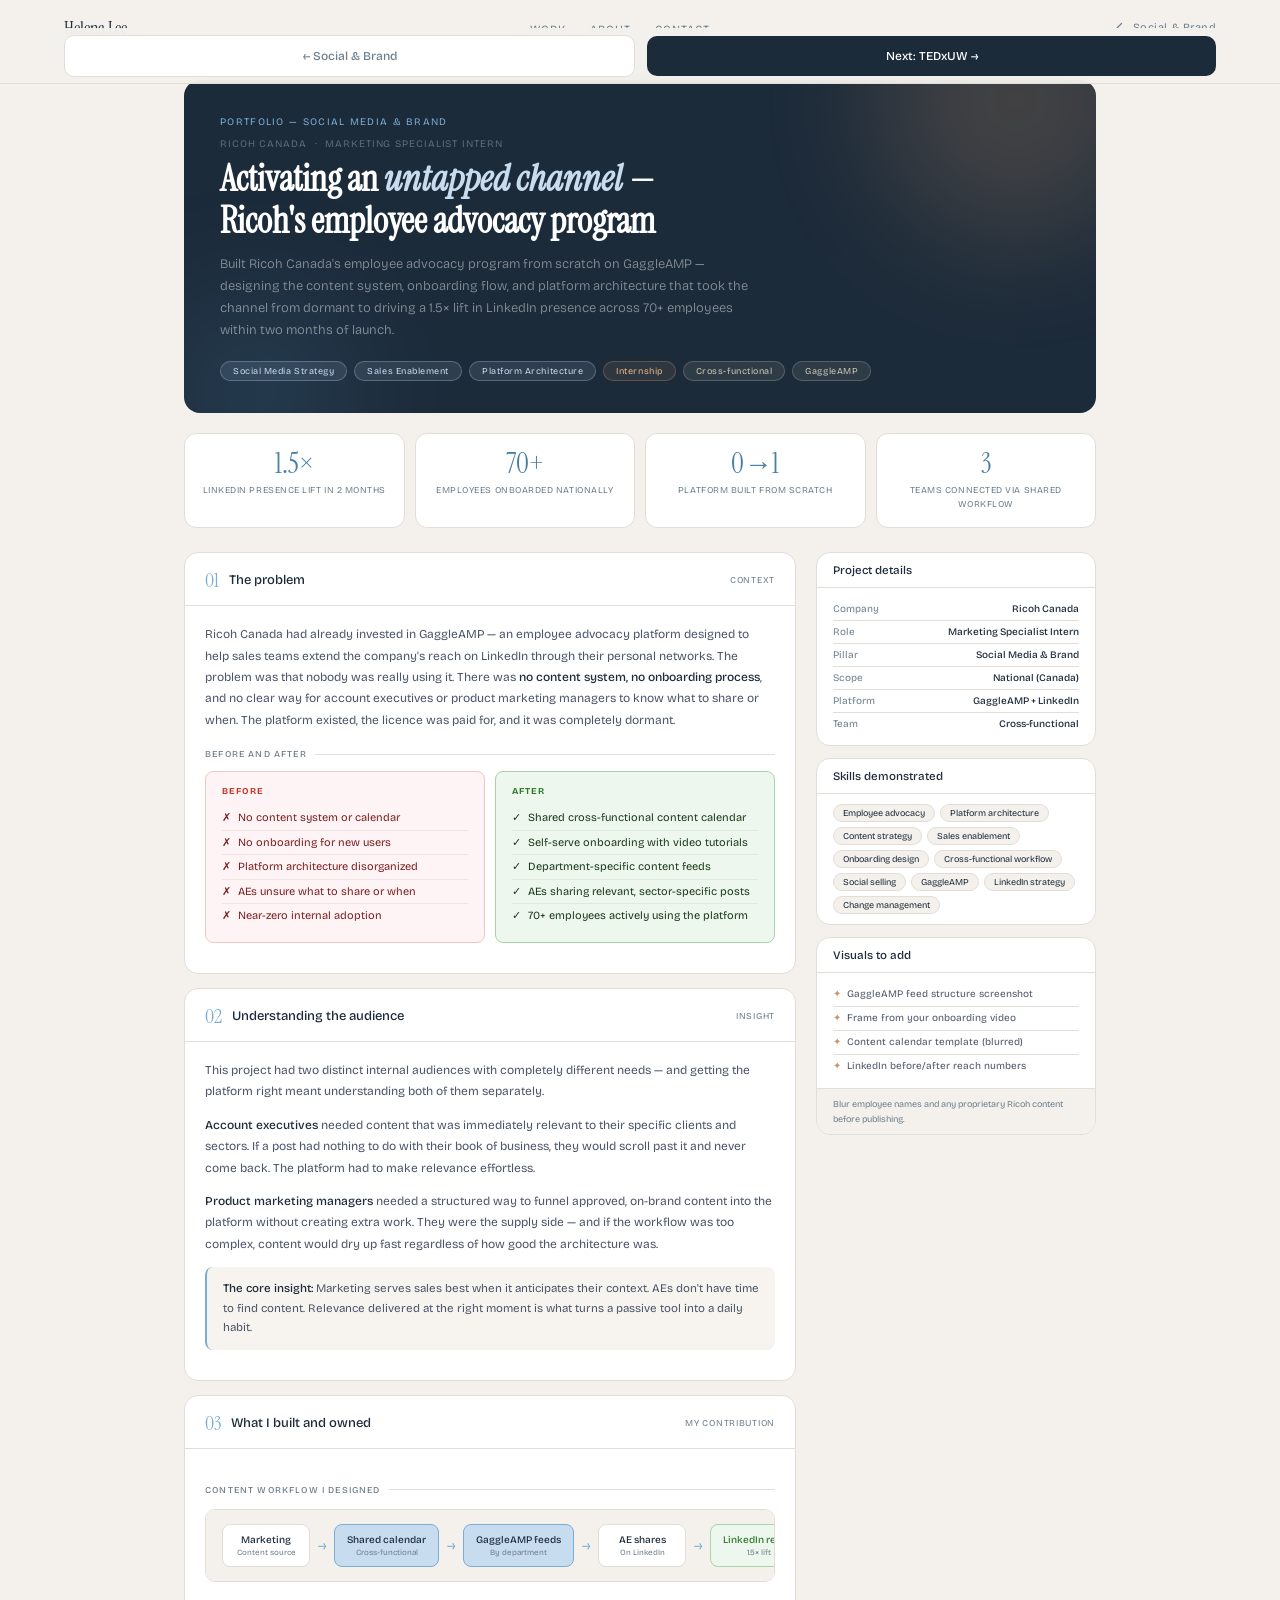
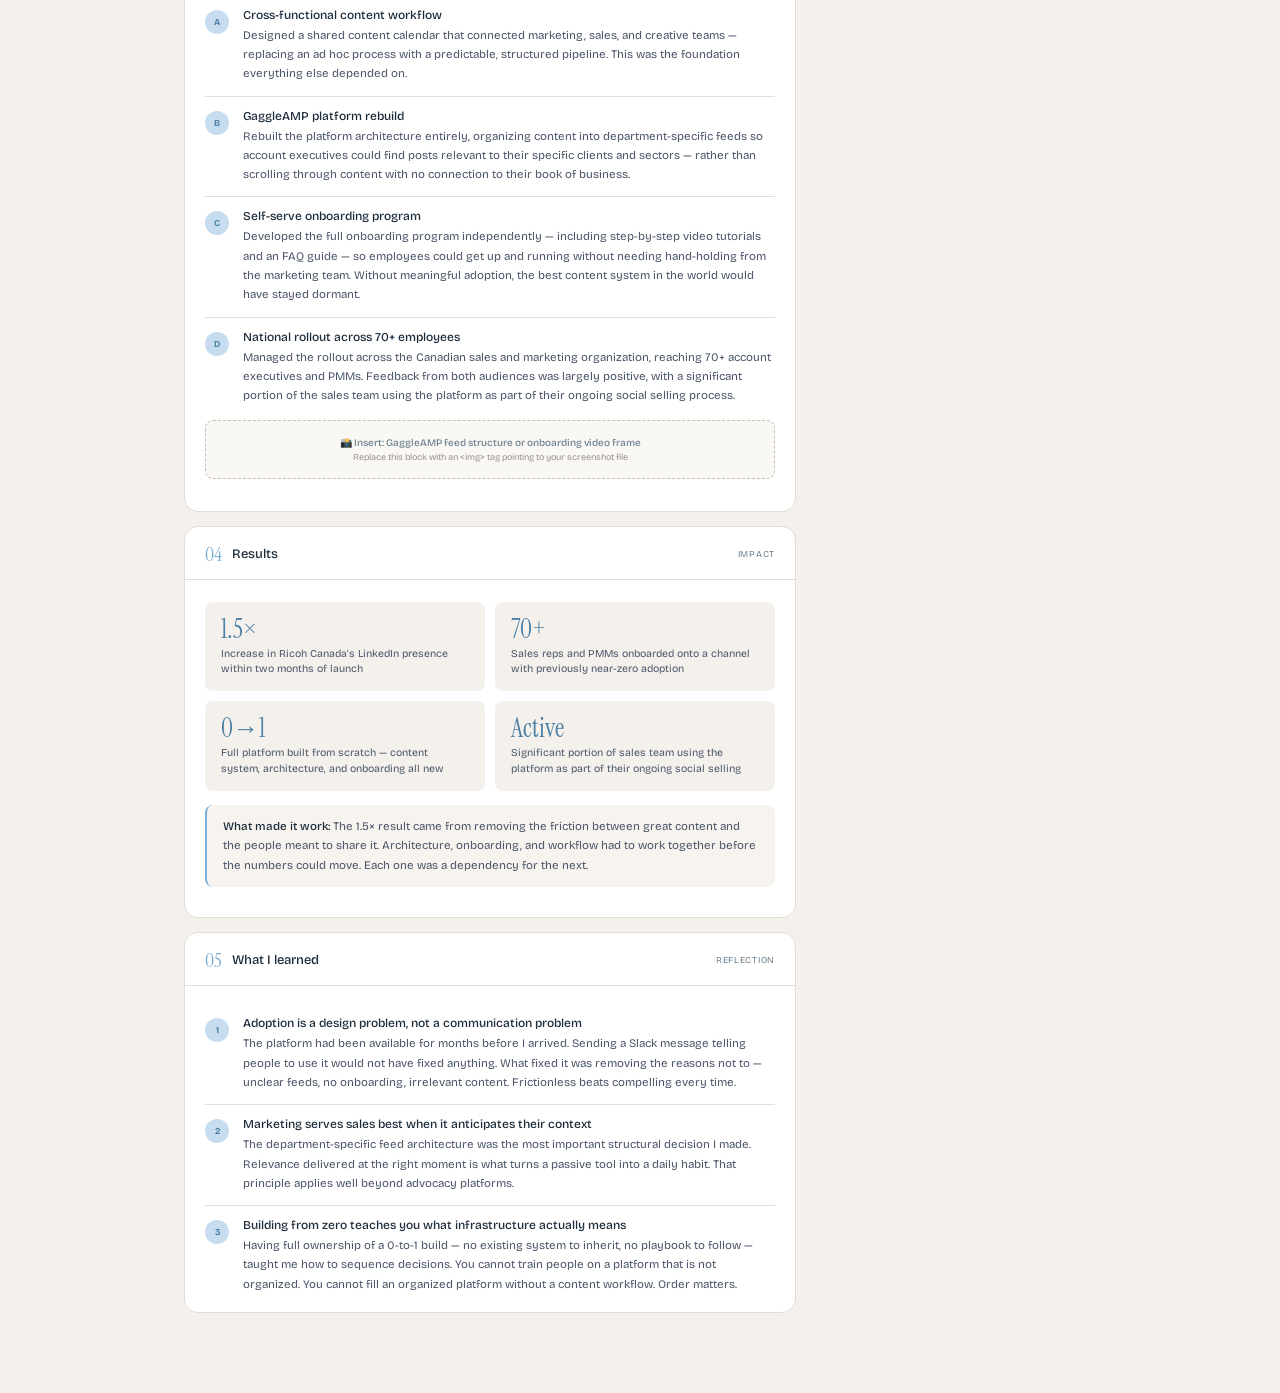
<file: ricoh.html>
<!DOCTYPE html>
<html lang="en">
<head>
<meta charset="UTF-8">
<meta name="viewport" content="width=device-width,initial-scale=1.0">
<title>Ricoh Canada — Helena Lee Portfolio</title>
<style>
@import url('https://fonts.googleapis.com/css2?family=Instrument+Serif:ital@0;1&family=Bricolage+Grotesque:opsz,wght@12..96,300;12..96,400;12..96,500;12..96,600&display=swap');

*{box-sizing:border-box;margin:0;padding:0}
html{scroll-behavior:smooth}
body{font-family:'Bricolage Grotesque',sans-serif;background:#F4F1ED;color:#1C2B3A;-webkit-font-smoothing:antialiased}

:root{
  --sky:#C8DCF0;--steel:#7AADD4;--deep:#4A7FA5;
  --cream:#E8E0D0;--warm:#C9956A;--dark:#1C2B3A;--muted:#6B7F8E;
  --offwhite:#F4F1ED;--white:#fff;--border:#e2ddd6;
  --text:#4A5568;
}

/* ── NAV ── */
nav{
  position:fixed;top:0;left:0;right:0;z-index:100;
  background:rgba(244,241,237,.92);backdrop-filter:blur(12px);
  border-bottom:.5px solid var(--border);
  padding:0 5%;height:56px;
  display:flex;align-items:center;justify-content:space-between;
}
.nav-logo{font-family:'Instrument Serif',serif;font-size:18px;color:var(--dark);text-decoration:none}
.nav-links{display:flex;gap:24px;list-style:none;align-items:center}
.nav-links a{font-size:11px;letter-spacing:.09em;text-transform:uppercase;color:var(--muted);text-decoration:none;transition:color .15s}
.nav-links a:hover{color:var(--dark)}
.nav-back{font-size:11px;color:var(--muted);text-decoration:none;letter-spacing:.04em;display:flex;align-items:center;gap:6px;transition:color .15s}
.nav-back:hover{color:var(--dark)}

/* ── PAGE WRAPPER ── */
.page{max-width:960px;margin:0 auto;padding:80px 24px 80px}

/* ── CASE HEADER ── */
.case-header{
  background:var(--dark);border-radius:16px;
  padding:36px 36px 32px;margin-bottom:20px;
  position:relative;overflow:hidden;
}
.blob{position:absolute;border-radius:50%;filter:blur(60px);pointer-events:none}
.ch-breadcrumb{font-size:10px;letter-spacing:.13em;text-transform:uppercase;color:var(--steel);margin-bottom:10px;position:relative;z-index:2}
.ch-company{font-size:10px;letter-spacing:.09em;text-transform:uppercase;color:rgba(255,255,255,.3);margin-bottom:8px;position:relative;z-index:2}
.ch-title{font-family:'Instrument Serif',serif;font-size:clamp(24px,4vw,36px);color:#fff;line-height:1.18;margin-bottom:10px;position:relative;z-index:2}
.ch-title em{font-style:italic;color:var(--sky)}
.ch-tagline{font-size:13px;color:rgba(255,255,255,.48);line-height:1.7;max-width:540px;position:relative;z-index:2;margin-bottom:20px;font-weight:300}
.ch-pills{display:flex;gap:7px;flex-wrap:wrap;position:relative;z-index:2}
.pill{font-size:9px;padding:4px 12px;border-radius:20px;border:1px solid;letter-spacing:.06em}
.pill-blue{background:rgba(200,220,240,.11);border-color:rgba(200,220,240,.28);color:var(--sky)}
.pill-warm{background:rgba(201,149,106,.11);border-color:rgba(201,149,106,.32);color:#e8b88a}
.pill-cream{background:rgba(232,224,208,.09);border-color:rgba(232,224,208,.22);color:#d0c8b5}

/* ── STATS ── */
.stats-row{
  display:grid;grid-template-columns:repeat(4,1fr);gap:10px;margin-bottom:24px;
}
.stat{
  background:var(--white);border:.5px solid var(--border);
  border-radius:12px;padding:16px 14px;text-align:center;
}
.stat-num{font-family:'Instrument Serif',serif;font-size:28px;color:var(--deep);line-height:1;margin-bottom:6px}
.stat-label{font-size:9px;color:var(--muted);letter-spacing:.06em;text-transform:uppercase;line-height:1.5}

/* ── MAIN GRID ── */
.case-grid{
  display:grid;grid-template-columns:1fr 280px;gap:20px;
}

/* ── SECTION CARD ── */
.sec{
  border:.5px solid var(--border);border-radius:14px;
  overflow:hidden;background:var(--white);margin-bottom:14px;
}
.sec:last-child{margin-bottom:0}
.sec-head{
  padding:14px 20px 12px;border-bottom:.5px solid var(--border);
  display:flex;align-items:center;gap:10px;
}
.sec-num{font-family:'Instrument Serif',serif;font-size:20px;color:var(--steel)}
.sec-title{font-size:13px;font-weight:500;color:var(--dark)}
.sec-badge{font-size:9px;color:var(--muted);margin-left:auto;letter-spacing:.08em;text-transform:uppercase}
.sec-body{padding:18px 20px}

p.body{font-size:12px;color:var(--text);line-height:1.78;margin-bottom:12px}
p.body:last-child{margin-bottom:0}
p.body strong{color:var(--dark);font-weight:500}

.hl{
  background:#f7f4f0;border-radius:8px;border-left:2.5px solid var(--steel);
  padding:12px 16px;margin:12px 0;font-size:11.5px;color:var(--text);line-height:1.7;
}
.hl strong{color:var(--dark);font-weight:500}

/* ── EVIDENCE LABEL ── */
.evl{
  font-size:9px;letter-spacing:.13em;text-transform:uppercase;
  color:var(--muted);font-weight:500;margin:18px 0 12px;
  display:flex;align-items:center;gap:8px;
}
.evl::after{content:'';flex:1;height:.5px;background:var(--border)}

/* ── BEFORE / AFTER TABLE ── */
.ba-grid{display:grid;grid-template-columns:1fr 1fr;gap:10px;margin:12px 0}
.ba-card{border-radius:8px;padding:14px 16px;border:.5px solid}
.ba-before{background:#fef3f5;border-color:#f4c4c4}
.ba-after{background:#edf7ed;border-color:#a8d4a8}
.ba-label{font-size:9px;font-weight:700;letter-spacing:.1em;text-transform:uppercase;margin-bottom:10px}
.ba-before .ba-label{color:#c0392b}
.ba-after .ba-label{color:#2d7a2d}
.ba-item{font-size:11px;line-height:1.6;padding:3px 0;border-bottom:.5px solid rgba(0,0,0,.06);display:flex;gap:7px;align-items:flex-start}
.ba-item:last-child{border:none}
.ba-before .ba-item{color:#7a2020}
.ba-after .ba-item{color:#1a3a1a}

/* ── STEPS ── */
.steps{display:flex;flex-direction:column}
.step{display:flex;gap:14px;padding:12px 0;border-bottom:.5px solid var(--border);align-items:flex-start}
.step:last-child{border:none;padding-bottom:0}
.step-dot{
  width:24px;height:24px;border-radius:50%;background:var(--sky);
  display:flex;align-items:center;justify-content:center;
  font-size:9px;color:var(--deep);font-weight:700;flex-shrink:0;margin-top:2px;
}
.step-title{font-size:12px;font-weight:500;color:var(--dark);margin-bottom:4px}
.step-body{font-size:11.5px;color:var(--text);line-height:1.68}

/* ── IMPACT GRID ── */
.impact-grid{display:grid;grid-template-columns:1fr 1fr;gap:10px;margin-top:4px}
.impact-block{background:var(--offwhite);border-radius:8px;padding:14px 16px}
.ib-num{font-family:'Instrument Serif',serif;font-size:26px;color:var(--deep);margin-bottom:4px;line-height:1}
.ib-label{font-size:10.5px;color:var(--text);line-height:1.5}

/* ── WORKFLOW DIAGRAM ── */
.workflow{
  display:flex;align-items:center;gap:0;
  margin:14px 0;background:var(--offwhite);
  border:.5px solid var(--border);border-radius:10px;
  padding:14px 16px;overflow-x:auto;
}
.wf-node{
  background:var(--white);border:.5px solid var(--border);
  border-radius:8px;padding:9px 12px;text-align:center;
  flex-shrink:0;min-width:88px;
}
.wf-node-hl{background:var(--sky);border-color:var(--steel)}
.wf-node-hl .wf-node-title{color:var(--dark)}
.wf-node-result{background:#edf7ed;border-color:#a8d4a8}
.wf-node-result .wf-node-title{color:#2d7a2d}
.wf-node-title{font-size:10px;font-weight:500;color:var(--dark);margin-bottom:2px}
.wf-node-sub{font-size:8px;color:var(--muted)}
.wf-arrow{font-size:14px;color:var(--steel);padding:0 8px;flex-shrink:0}

/* ── VIZ SLOT ── */
.viz-slot{
  border:.5px dashed #c8bfb4;border-radius:8px;
  padding:16px;background:#faf8f5;margin:14px 0;text-align:center;
}
.vz-title{font-size:10px;font-weight:500;color:var(--muted);margin-bottom:3px}
.vz-sub{font-size:9px;color:#9a9288}

/* ── SIDEBAR ── */
.sidebar{display:flex;flex-direction:column;gap:12px}
.scard{border:.5px solid var(--border);border-radius:14px;overflow:hidden;background:var(--white)}
.sc-head{padding:10px 16px;border-bottom:.5px solid var(--border);font-size:11.5px;font-weight:500;color:var(--dark)}
.sc-body{padding:10px 16px}
.sc-row{
  display:flex;justify-content:space-between;align-items:flex-start;
  padding:5px 0;border-bottom:.5px solid var(--border);gap:8px;
}
.sc-row:last-child{border:none}
.sc-key{font-size:10px;color:var(--muted)}
.sc-val{font-size:10px;font-weight:500;text-align:right;color:var(--dark)}
.skill-wrap{display:flex;flex-wrap:wrap;gap:5px;padding:10px 16px}
.skill{
  font-size:9px;padding:3px 9px;border-radius:20px;
  background:var(--offwhite);border:.5px solid var(--border);color:var(--dark);
}
.vis-list{padding:10px 16px}
.vis-item{
  font-size:10px;color:var(--text);padding:4px 0;
  border-bottom:.5px solid var(--border);display:flex;gap:6px;line-height:1.5;
}
.vis-item:last-child{border:none}
.vis-note{
  font-size:9px;color:var(--muted);line-height:1.6;padding:8px 16px;
  border-top:.5px solid var(--border);background:var(--offwhite);
}

/* ── FOOTER NAV ── */
.footer-nav{
  display:flex;gap:12px;margin-top:28px;
}
.fn-btn{
  flex:1;padding:13px 0;border-radius:10px;font-size:12px;font-weight:500;
  text-align:center;text-decoration:none;display:block;transition:background .15s;
  font-family:'Bricolage Grotesque',sans-serif;
}
.fn-back{border:.5px solid var(--border);color:var(--muted);background:var(--white)}
.fn-back:hover{background:var(--offwhite)}
.fn-next{background:var(--dark);color:#fff}
.fn-next:hover{background:#2d3f54}

/* ── RESPONSIVE ── */
@media(max-width:768px){
  .stats-row{grid-template-columns:1fr 1fr}
  .case-grid{grid-template-columns:1fr}
  .impact-grid,.ba-grid{grid-template-columns:1fr}
  .ch-title{font-size:24px}
  .workflow{flex-wrap:wrap;gap:6px}
  .wf-arrow{display:none}
}
</style>
</head>
<body>

<!-- NAV -->
<nav aria-label="Main navigation">
  <a class="nav-logo" href="/">Helena Lee</a>
  <ul class="nav-links">
    <li><a href="/#work">Work</a></li>
    <li><a href="/#about">About</a></li>
    <li><a href="/#contact">Contact</a></li>
  </ul>
  <a class="nav-back" href="/social-brand.html">
    <svg width="14" height="14" viewBox="0 0 14 14" fill="none" aria-hidden="true"><path d="M8.5 2.5L4 7l4.5 4.5" stroke="currentColor" stroke-width="1.2" stroke-linecap="round" stroke-linejoin="round"/></svg>
    Social &amp; Brand
  </a>
</nav>

<!-- PAGE -->
<main class="page" role="main">

  <!-- HEADER -->
  <header class="case-header" aria-label="Case study header">
    <div class="blob" style="width:280px;height:280px;background:var(--warm);top:-120px;right:-60px;opacity:.22" aria-hidden="true"></div>
    <div class="blob" style="width:200px;height:200px;background:var(--deep);bottom:-80px;left:-30px;opacity:.2" aria-hidden="true"></div>
    <p class="ch-breadcrumb">Portfolio &mdash; Social Media &amp; Brand</p>
    <p class="ch-company">Ricoh Canada &nbsp;&middot;&nbsp; Marketing Specialist Intern</p>
    <h1 class="ch-title">Activating an <em>untapped channel</em> &mdash;<br>Ricoh's employee advocacy program</h1>
    <p class="ch-tagline">Built Ricoh Canada's employee advocacy program from scratch on GaggleAMP &mdash; designing the content system, onboarding flow, and platform architecture that took the channel from dormant to driving a 1.5&times; lift in LinkedIn presence across 70+ employees within two months of launch.</p>
    <div class="ch-pills" role="list" aria-label="Project tags">
      <span class="pill pill-blue" role="listitem">Social Media Strategy</span>
      <span class="pill pill-blue" role="listitem">Sales Enablement</span>
      <span class="pill pill-blue" role="listitem">Platform Architecture</span>
      <span class="pill pill-warm" role="listitem">Internship</span>
      <span class="pill pill-cream" role="listitem">Cross-functional</span>
      <span class="pill pill-cream" role="listitem">GaggleAMP</span>
    </div>
  </header>

  <!-- STATS -->
  <section class="stats-row" aria-label="Key metrics">
    <div class="stat">
      <div class="stat-num" aria-label="1.5 times">1.5&times;</div>
      <div class="stat-label">LinkedIn presence lift in 2 months</div>
    </div>
    <div class="stat">
      <div class="stat-num">70+</div>
      <div class="stat-label">Employees onboarded nationally</div>
    </div>
    <div class="stat">
      <div class="stat-num">0&rarr;1</div>
      <div class="stat-label">Platform built from scratch</div>
    </div>
    <div class="stat">
      <div class="stat-num">3</div>
      <div class="stat-label">Teams connected via shared workflow</div>
    </div>
  </section>

  <!-- MAIN GRID -->
  <div class="case-grid">
  <div>

    <!-- 01 THE PROBLEM -->
    <article class="sec" aria-labelledby="s1">
      <div class="sec-head">
        <span class="sec-num" aria-hidden="true">01</span>
        <h2 class="sec-title" id="s1">The problem</h2>
        <span class="sec-badge">Context</span>
      </div>
      <div class="sec-body">
        <p class="body">Ricoh Canada had already invested in GaggleAMP &mdash; an employee advocacy platform designed to help sales teams extend the company's reach on LinkedIn through their personal networks. The problem was that nobody was really using it. There was <strong>no content system, no onboarding process</strong>, and no clear way for account executives or product marketing managers to know what to share or when. The platform existed, the licence was paid for, and it was completely dormant.</p>

        <div class="evl">Before and after</div>
        <div class="ba-grid" role="list" aria-label="Before and after comparison">
          <div class="ba-card ba-before" role="listitem">
            <div class="ba-label">Before</div>
            <div class="ba-item"><span aria-hidden="true">&#10007;</span>No content system or calendar</div>
            <div class="ba-item"><span aria-hidden="true">&#10007;</span>No onboarding for new users</div>
            <div class="ba-item"><span aria-hidden="true">&#10007;</span>Platform architecture disorganized</div>
            <div class="ba-item"><span aria-hidden="true">&#10007;</span>AEs unsure what to share or when</div>
            <div class="ba-item"><span aria-hidden="true">&#10007;</span>Near-zero internal adoption</div>
          </div>
          <div class="ba-card ba-after" role="listitem">
            <div class="ba-label">After</div>
            <div class="ba-item"><span aria-hidden="true">&#10003;</span>Shared cross-functional content calendar</div>
            <div class="ba-item"><span aria-hidden="true">&#10003;</span>Self-serve onboarding with video tutorials</div>
            <div class="ba-item"><span aria-hidden="true">&#10003;</span>Department-specific content feeds</div>
            <div class="ba-item"><span aria-hidden="true">&#10003;</span>AEs sharing relevant, sector-specific posts</div>
            <div class="ba-item"><span aria-hidden="true">&#10003;</span>70+ employees actively using the platform</div>
          </div>
        </div>
      </div>
    </article>

    <!-- 02 AUDIENCE -->
    <article class="sec" aria-labelledby="s2">
      <div class="sec-head">
        <span class="sec-num" aria-hidden="true">02</span>
        <h2 class="sec-title" id="s2">Understanding the audience</h2>
        <span class="sec-badge">Insight</span>
      </div>
      <div class="sec-body">
        <p class="body">This project had two distinct internal audiences with completely different needs &mdash; and getting the platform right meant understanding both of them separately.</p>
        <p class="body"><strong>Account executives</strong> needed content that was immediately relevant to their specific clients and sectors. If a post had nothing to do with their book of business, they would scroll past it and never come back. The platform had to make relevance effortless.</p>
        <p class="body"><strong>Product marketing managers</strong> needed a structured way to funnel approved, on-brand content into the platform without creating extra work. They were the supply side &mdash; and if the workflow was too complex, content would dry up fast regardless of how good the architecture was.</p>
        <div class="hl"><strong>The core insight:</strong> Marketing serves sales best when it anticipates their context. AEs don't have time to find content. Relevance delivered at the right moment is what turns a passive tool into a daily habit.</div>
      </div>
    </article>

    <!-- 03 WHAT I BUILT -->
    <article class="sec" aria-labelledby="s3">
      <div class="sec-head">
        <span class="sec-num" aria-hidden="true">03</span>
        <h2 class="sec-title" id="s3">What I built and owned</h2>
        <span class="sec-badge">My contribution</span>
      </div>
      <div class="sec-body">

        <div class="evl">Content workflow I designed</div>
        <div class="workflow" aria-label="Content workflow diagram: Marketing to shared calendar to GaggleAMP feeds to AE shares to LinkedIn reach">
          <div class="wf-node"><div class="wf-node-title">Marketing</div><div class="wf-node-sub">Content source</div></div>
          <div class="wf-arrow" aria-hidden="true">&#8594;</div>
          <div class="wf-node wf-node-hl"><div class="wf-node-title">Shared calendar</div><div class="wf-node-sub">Cross-functional</div></div>
          <div class="wf-arrow" aria-hidden="true">&#8594;</div>
          <div class="wf-node wf-node-hl"><div class="wf-node-title">GaggleAMP feeds</div><div class="wf-node-sub">By department</div></div>
          <div class="wf-arrow" aria-hidden="true">&#8594;</div>
          <div class="wf-node"><div class="wf-node-title">AE shares</div><div class="wf-node-sub">On LinkedIn</div></div>
          <div class="wf-arrow" aria-hidden="true">&#8594;</div>
          <div class="wf-node wf-node-result"><div class="wf-node-title">LinkedIn reach</div><div class="wf-node-sub">1.5&times; lift</div></div>
        </div>

        <div class="steps" role="list" aria-label="Work completed">
          <div class="step" role="listitem">
            <div class="step-dot" aria-hidden="true">A</div>
            <div>
              <div class="step-title">Cross-functional content workflow</div>
              <div class="step-body">Designed a shared content calendar that connected marketing, sales, and creative teams &mdash; replacing an ad hoc process with a predictable, structured pipeline. This was the foundation everything else depended on.</div>
            </div>
          </div>
          <div class="step" role="listitem">
            <div class="step-dot" aria-hidden="true">B</div>
            <div>
              <div class="step-title">GaggleAMP platform rebuild</div>
              <div class="step-body">Rebuilt the platform architecture entirely, organizing content into department-specific feeds so account executives could find posts relevant to their specific clients and sectors &mdash; rather than scrolling through content with no connection to their book of business.</div>
            </div>
          </div>
          <div class="step" role="listitem">
            <div class="step-dot" aria-hidden="true">C</div>
            <div>
              <div class="step-title">Self-serve onboarding program</div>
              <div class="step-body">Developed the full onboarding program independently &mdash; including step-by-step video tutorials and an FAQ guide &mdash; so employees could get up and running without needing hand-holding from the marketing team. Without meaningful adoption, the best content system in the world would have stayed dormant.</div>
            </div>
          </div>
          <div class="step" role="listitem">
            <div class="step-dot" aria-hidden="true">D</div>
            <div>
              <div class="step-title">National rollout across 70+ employees</div>
              <div class="step-body">Managed the rollout across the Canadian sales and marketing organization, reaching 70+ account executives and PMMs. Feedback from both audiences was largely positive, with a significant portion of the sales team using the platform as part of their ongoing social selling process.</div>
            </div>
          </div>
        </div>

        <!-- HOW TO ADD YOUR PHOTO:
             1. Save your image in the same folder as this HTML file
             2. Delete the .viz-slot div below
             3. Replace with:
                <div style="margin:14px 0;border-radius:8px;overflow:hidden;border:.5px solid var(--border)">
                  <img src="YOUR_IMAGE.jpg" alt="GaggleAMP feed structure screenshot"
                       style="width:100%;display:block;">
                  <p style="font-size:10px;color:var(--muted);padding:8px 14px;border-top:.5px solid var(--border);background:var(--offwhite)">Your caption here</p>
                </div>
        -->
        <div class="viz-slot" aria-label="Image placeholder">
          <div class="vz-title">&#128248; Insert: GaggleAMP feed structure or onboarding video frame</div>
          <div class="vz-sub">Replace this block with an &lt;img&gt; tag pointing to your screenshot file</div>
        </div>
      </div>
    </article>

    <!-- 04 RESULTS -->
    <article class="sec" aria-labelledby="s4">
      <div class="sec-head">
        <span class="sec-num" aria-hidden="true">04</span>
        <h2 class="sec-title" id="s4">Results</h2>
        <span class="sec-badge">Impact</span>
      </div>
      <div class="sec-body">
        <div class="impact-grid" role="list" aria-label="Key results">
          <div class="impact-block" role="listitem">
            <div class="ib-num" aria-label="1.5 times">1.5&times;</div>
            <div class="ib-label">Increase in Ricoh Canada's LinkedIn presence within two months of launch</div>
          </div>
          <div class="impact-block" role="listitem">
            <div class="ib-num">70+</div>
            <div class="ib-label">Sales reps and PMMs onboarded onto a channel with previously near-zero adoption</div>
          </div>
          <div class="impact-block" role="listitem">
            <div class="ib-num">0&rarr;1</div>
            <div class="ib-label">Full platform built from scratch &mdash; content system, architecture, and onboarding all new</div>
          </div>
          <div class="impact-block" role="listitem">
            <div class="ib-num">Active</div>
            <div class="ib-label">Significant portion of sales team using the platform as part of their ongoing social selling</div>
          </div>
        </div>
        <div class="hl" style="margin-top:14px"><strong>What made it work:</strong> The 1.5&times; result came from removing the friction between great content and the people meant to share it. Architecture, onboarding, and workflow had to work together before the numbers could move. Each one was a dependency for the next.</div>
      </div>
    </article>

    <!-- 05 LEARNINGS -->
    <article class="sec" aria-labelledby="s5">
      <div class="sec-head">
        <span class="sec-num" aria-hidden="true">05</span>
        <h2 class="sec-title" id="s5">What I learned</h2>
        <span class="sec-badge">Reflection</span>
      </div>
      <div class="sec-body">
        <div class="steps" role="list" aria-label="Key learnings">
          <div class="step" role="listitem">
            <div class="step-dot" aria-hidden="true">1</div>
            <div>
              <div class="step-title">Adoption is a design problem, not a communication problem</div>
              <div class="step-body">The platform had been available for months before I arrived. Sending a Slack message telling people to use it would not have fixed anything. What fixed it was removing the reasons not to &mdash; unclear feeds, no onboarding, irrelevant content. Frictionless beats compelling every time.</div>
            </div>
          </div>
          <div class="step" role="listitem">
            <div class="step-dot" aria-hidden="true">2</div>
            <div>
              <div class="step-title">Marketing serves sales best when it anticipates their context</div>
              <div class="step-body">The department-specific feed architecture was the most important structural decision I made. Relevance delivered at the right moment is what turns a passive tool into a daily habit. That principle applies well beyond advocacy platforms.</div>
            </div>
          </div>
          <div class="step" role="listitem">
            <div class="step-dot" aria-hidden="true">3</div>
            <div>
              <div class="step-title">Building from zero teaches you what infrastructure actually means</div>
              <div class="step-body">Having full ownership of a 0-to-1 build &mdash; no existing system to inherit, no playbook to follow &mdash; taught me how to sequence decisions. You cannot train people on a platform that is not organized. You cannot fill an organized platform without a content workflow. Order matters.</div>
            </div>
          </div>
        </div>
      </div>
    </article>

  </div>

  <!-- SIDEBAR -->
  <aside aria-label="Project details">
    <div class="sidebar">

      <div class="scard">
        <div class="sc-head">Project details</div>
        <div class="sc-body">
          <div class="sc-row"><span class="sc-key">Company</span><span class="sc-val">Ricoh Canada</span></div>
          <div class="sc-row"><span class="sc-key">Role</span><span class="sc-val">Marketing Specialist Intern</span></div>
          <div class="sc-row"><span class="sc-key">Pillar</span><span class="sc-val">Social Media &amp; Brand</span></div>
          <div class="sc-row"><span class="sc-key">Scope</span><span class="sc-val">National (Canada)</span></div>
          <div class="sc-row"><span class="sc-key">Platform</span><span class="sc-val">GaggleAMP + LinkedIn</span></div>
          <div class="sc-row"><span class="sc-key">Team</span><span class="sc-val">Cross-functional</span></div>
        </div>
      </div>

      <div class="scard">
        <div class="sc-head">Skills demonstrated</div>
        <div class="skill-wrap" role="list" aria-label="Skills">
          <span class="skill" role="listitem">Employee advocacy</span>
          <span class="skill" role="listitem">Platform architecture</span>
          <span class="skill" role="listitem">Content strategy</span>
          <span class="skill" role="listitem">Sales enablement</span>
          <span class="skill" role="listitem">Onboarding design</span>
          <span class="skill" role="listitem">Cross-functional workflow</span>
          <span class="skill" role="listitem">Social selling</span>
          <span class="skill" role="listitem">GaggleAMP</span>
          <span class="skill" role="listitem">LinkedIn strategy</span>
          <span class="skill" role="listitem">Change management</span>
        </div>
      </div>

      <div class="scard">
        <div class="sc-head">Visuals to add</div>
        <div class="vis-list" role="list">
          <div class="vis-item" role="listitem"><span style="color:var(--warm);flex-shrink:0">&#10022;</span>GaggleAMP feed structure screenshot</div>
          <div class="vis-item" role="listitem"><span style="color:var(--warm);flex-shrink:0">&#10022;</span>Frame from your onboarding video</div>
          <div class="vis-item" role="listitem"><span style="color:var(--warm);flex-shrink:0">&#10022;</span>Content calendar template (blurred)</div>
          <div class="vis-item" role="listitem"><span style="color:var(--warm);flex-shrink:0">&#10022;</span>LinkedIn before/after reach numbers</div>
        </div>
        <div class="vis-note">Blur employee names and any proprietary Ricoh content before publishing.</div>
      </div>

    </div>
  </aside>
  </div>

  <!-- FOOTER NAV -->
  <nav class="footer-nav" aria-label="Case study navigation">
    <a class="fn-btn fn-back" href="/social-brand.html">&#8592; Social &amp; Brand</a>
    <a class="fn-btn fn-next" href="/tedxuw.html">Next: TEDxUW &#8594;</a>
  </nav>

</main>
</body>
</html>
</file>
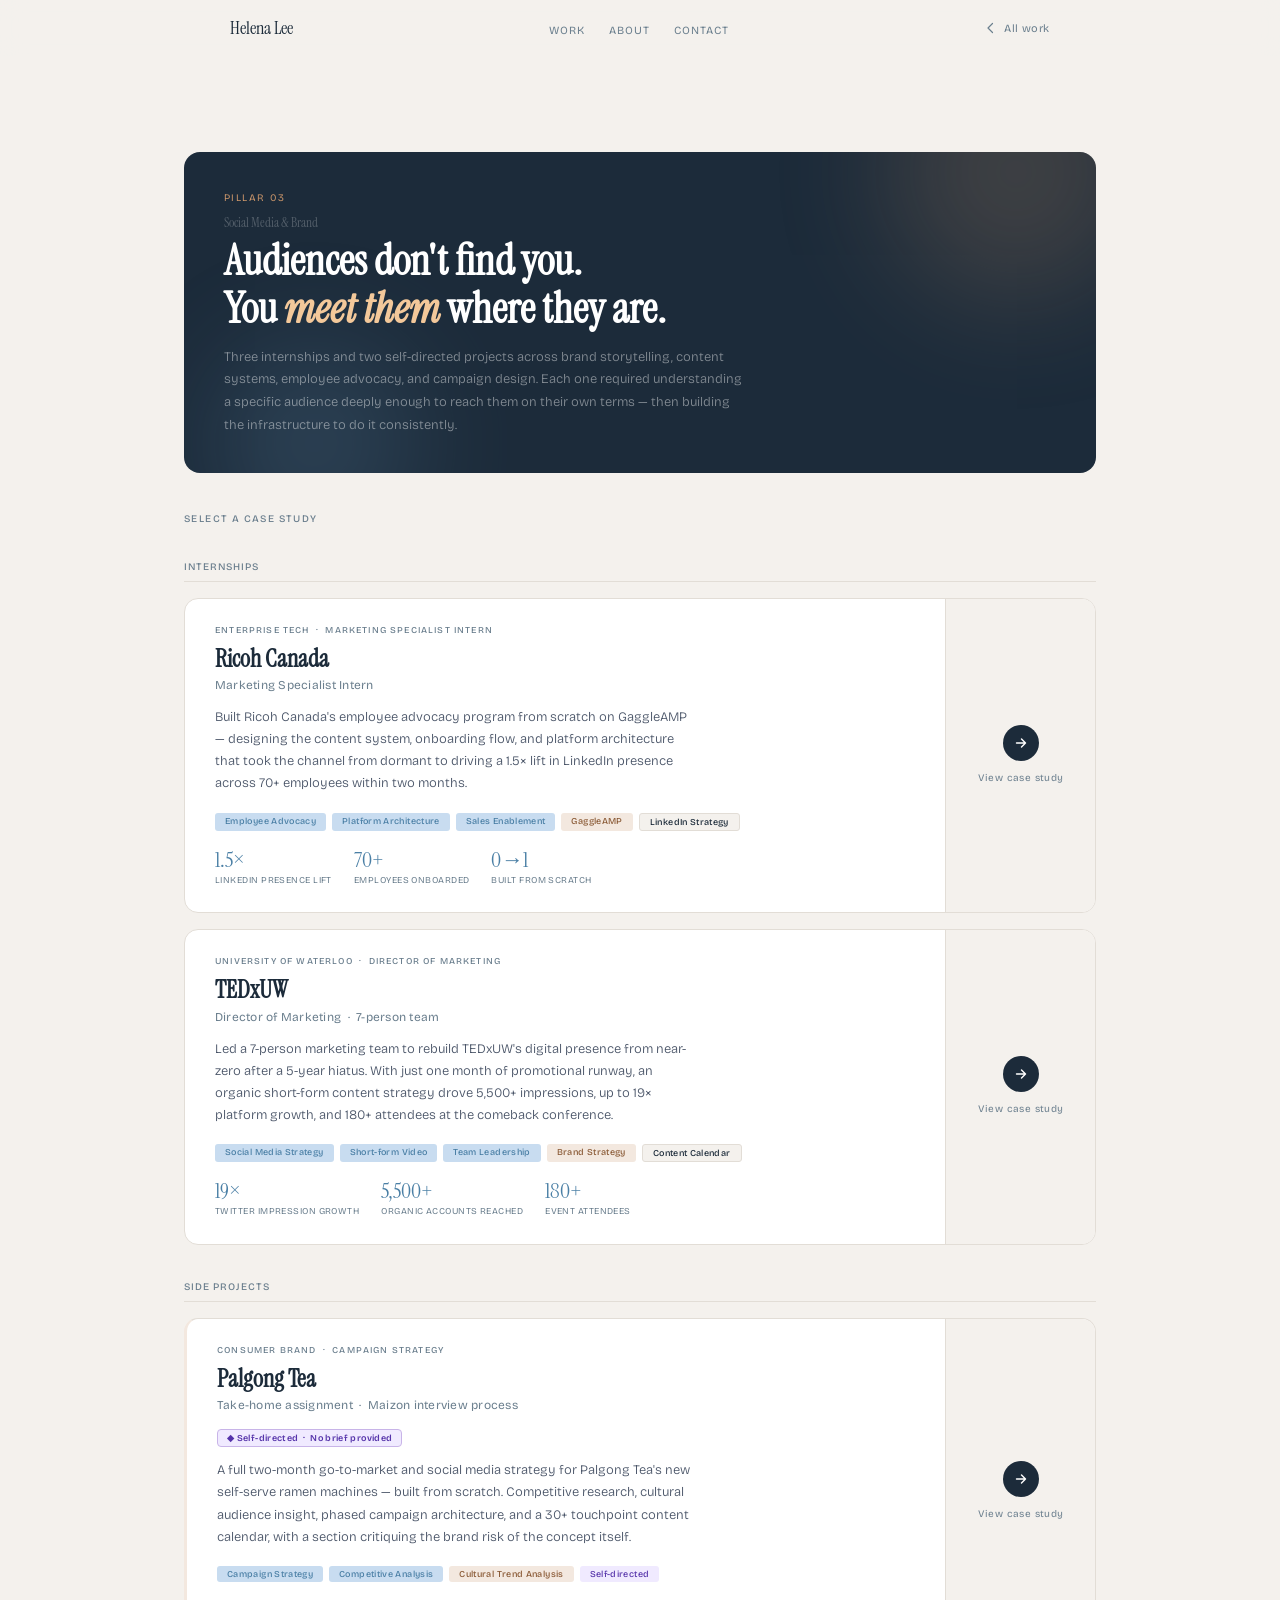
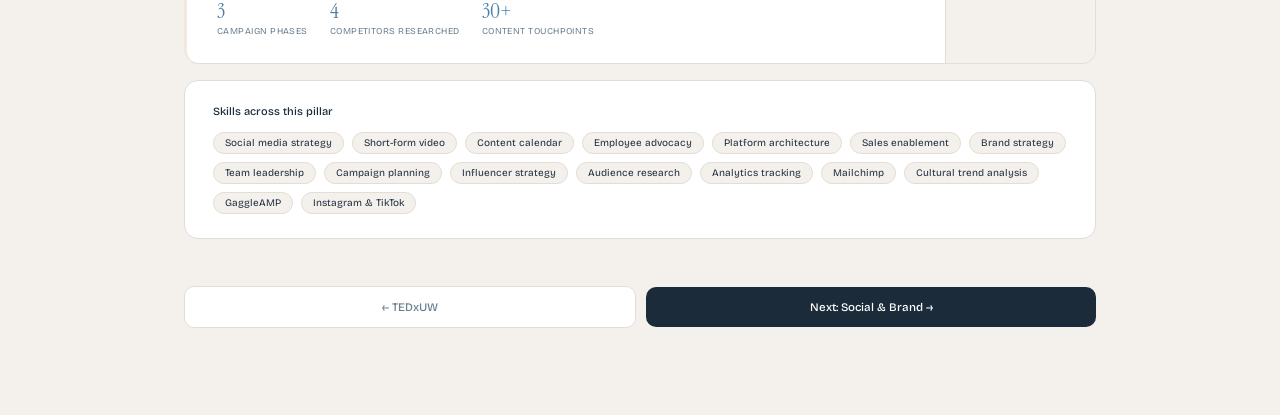
<file: social-brand.html>
<!DOCTYPE html>
<html lang="en">

<head>
  <meta charset="UTF-8">
  <meta name="viewport" content="width=device-width,initial-scale=1.0">
  <title>Social Media & Brand — Helena Lee Portfolio</title>
  <style>
    @import url('https://fonts.googleapis.com/css2?family=Instrument+Serif:ital@0;1&family=Bricolage+Grotesque:opsz,wght@12..96,300;12..96,400;12..96,500;12..96,600&display=swap');

    * {
      box-sizing: border-box;
      margin: 0;
      padding: 0
    }

    html {
      scroll-behavior: smooth
    }

    body {
      font-family: 'Bricolage Grotesque', sans-serif;
      background: #F4F1ED;
      color: #1C2B3A;
      -webkit-font-smoothing: antialiased
    }

    :root {
      --sky: #C8DCF0;
      --steel: #7AADD4;
      --deep: #4A7FA5;
      --cream: #E8E0D0;
      --warm: #C9956A;
      --dark: #1C2B3A;
      --muted: #6B7F8E;
      --offwhite: #F4F1ED;
      --white: #fff;
      --border: #e2ddd6;
      --text: #4A5568;
    }

    /* NAV */
    nav {
      background: rgba(244, 241, 237, .92);
      backdrop-filter: blur(12px);
      border-bottom: .5px solid var(--border);
      padding: 0 18%;
      height: 56px;
      display: flex;
      align-items: center;
      justify-content: space-between
    }

    .nav-logo {
      font-family: 'Instrument Serif', serif;
      font-size: 18px;
      color: var(--dark);
      text-decoration: none
    }

    .nav-links {
      display: flex;
      gap: 24px;
      list-style: none;
      align-items: center
    }

    .nav-links a {
      font-size: 11px;
      letter-spacing: .09em;
      text-transform: uppercase;
      color: var(--muted);
      text-decoration: none;
      transition: color .15s
    }

    .nav-links a:hover {
      color: var(--dark)
    }

    .nav-back {
      font-size: 11px;
      color: var(--muted);
      text-decoration: none;
      letter-spacing: .04em;
      display: flex;
      align-items: center;
      gap: 6px;
      transition: color .15s
    }

    .nav-back:hover {
      color: var(--dark)
    }

    /* PAGE */
    .page {
      max-width: 960px;
      margin: 0 auto;
      padding: 96px 24px 80px
    }

    /* PILLAR HEADER */
    .pillar-header {
      background: var(--dark);
      border-radius: 16px;
      padding: 40px 40px 36px;
      margin-bottom: 40px;
      position: relative;
      overflow: hidden;
    }

    .ph-blob {
      position: absolute;
      border-radius: 50%;
      filter: blur(60px);
      pointer-events: none
    }

    .ph-eyebrow {
      font-size: 10px;
      letter-spacing: .14em;
      text-transform: uppercase;
      color: var(--warm);
      margin-bottom: 10px;
      position: relative;
      z-index: 2
    }

    .ph-num {
      font-family: 'Instrument Serif', serif;
      font-size: 13px;
      color: rgba(255, 255, 255, .25);
      position: relative;
      z-index: 2;
      margin-bottom: 6px
    }

    .ph-title {
      font-family: 'Instrument Serif', serif;
      font-size: clamp(28px, 4vw, 42px);
      color: #fff;
      line-height: 1.15;
      margin-bottom: 12px;
      position: relative;
      z-index: 2
    }

    .ph-title em {
      font-style: italic;
      color: #f3c89a
    }

    .ph-body {
      font-size: 13px;
      color: rgba(255, 255, 255, .45);
      line-height: 1.75;
      max-width: 520px;
      position: relative;
      z-index: 2;
      font-weight: 300
    }

    /* TYPE FILTERS */
    .type-row {
      display: flex;
      gap: 8px;
      margin-bottom: 28px;
      flex-wrap: wrap
    }

    .type-tag {
      font-size: 10px;
      padding: 5px 14px;
      border-radius: 20px;
      border: .5px solid var(--border);
      color: var(--muted);
      background: var(--white);
      cursor: pointer;
      transition: all .15s;
      font-weight: 500;
      letter-spacing: .04em;
    }

    .type-tag.active,
    .type-tag:hover {
      background: var(--dark);
      color: #fff;
      border-color: var(--dark)
    }

    .type-tag.warm.active,
    .type-tag.warm:hover {
      background: var(--warm);
      border-color: var(--warm);
      color: #fff
    }

    /* SECTION LABEL */
    .sec-label {
      font-size: 10px;
      letter-spacing: .14em;
      text-transform: uppercase;
      color: var(--muted);
      font-weight: 500;
      margin-bottom: 20px
    }

    .sub-label {
      font-size: 10px;
      letter-spacing: .1em;
      text-transform: uppercase;
      color: var(--muted);
      font-weight: 500;
      margin: 36px 0 16px;
      padding-bottom: 8px;
      border-bottom: .5px solid var(--border)
    }

    /* PROJECT CARDS */
    .projects {
      display: flex;
      flex-direction: column;
      gap: 16px;
      margin-bottom: 16px
    }

    .proj-card {
      background: var(--white);
      border: .5px solid var(--border);
      border-radius: 14px;
      overflow: hidden;
      text-decoration: none;
      display: block;
      transition: border-color .15s, transform .12s;
    }

    .proj-card:hover {
      border-color: var(--warm);
      transform: translateY(-2px)
    }

    .pc-inner {
      display: grid;
      grid-template-columns: 1fr auto
    }

    .pc-left {
      padding: 26px 30px
    }

    .pc-eyebrow {
      font-size: 9px;
      letter-spacing: .13em;
      text-transform: uppercase;
      color: var(--muted);
      margin-bottom: 10px;
      font-weight: 500
    }

    .pc-company {
      font-family: 'Instrument Serif', serif;
      font-size: 24px;
      color: var(--dark);
      line-height: 1.15;
      margin-bottom: 6px
    }

    .pc-role {
      font-size: 12px;
      color: var(--muted);
      margin-bottom: 14px;
      letter-spacing: .02em
    }

    .pc-tagline {
      font-size: 13px;
      color: var(--text);
      line-height: 1.7;
      max-width: 480px;
      margin-bottom: 18px;
      font-weight: 300
    }

    .pc-pills {
      display: flex;
      gap: 6px;
      flex-wrap: wrap;
      margin-bottom: 18px
    }

    .pc-pill {
      font-size: 9px;
      padding: 3px 10px;
      border-radius: 3px;
      font-weight: 500;
      letter-spacing: .04em
    }

    .pill-sky {
      background: var(--sky);
      color: var(--deep)
    }

    .pill-warm {
      background: #f3e8df;
      color: #8a5a36
    }

    .pill-dark {
      background: var(--offwhite);
      color: var(--dark);
      border: .5px solid var(--border)
    }

    .pill-side {
      background: #f0eaff;
      color: #5533aa
    }

    .pc-stats {
      display: flex;
      gap: 22px
    }

    .pc-stat-num {
      font-family: 'Instrument Serif', serif;
      font-size: 22px;
      color: var(--deep);
      line-height: 1;
      margin-bottom: 3px
    }

    .pc-stat-lbl {
      font-size: 9px;
      color: var(--muted);
      letter-spacing: .05em;
      text-transform: uppercase;
      line-height: 1.4
    }

    .pc-right {
      width: 150px;
      flex-shrink: 0;
      border-left: .5px solid var(--border);
      display: flex;
      flex-direction: column;
      align-items: center;
      justify-content: center;
      gap: 10px;
      padding: 24px 18px;
      background: var(--offwhite);
    }

    .pc-arrow {
      width: 36px;
      height: 36px;
      border-radius: 50%;
      background: var(--dark);
      display: flex;
      align-items: center;
      justify-content: center;
      transition: background .15s;
    }

    .proj-card:hover .pc-arrow {
      background: var(--warm)
    }

    .pc-arrow svg {
      display: block
    }

    .pc-cta {
      font-size: 10px;
      color: var(--muted);
      text-align: center;
      letter-spacing: .04em;
      line-height: 1.5
    }

    /* SIDE PROJECT CARD — slightly smaller */
    .proj-card.side-project {
      border-left: 3px solid #f3e8df
    }

    .proj-card.side-project:hover {
      border-color: var(--warm);
      border-left-color: var(--warm)
    }

    .side-badge {
      display: inline-flex;
      align-items: center;
      gap: 5px;
      background: #f0eaff;
      border: .5px solid #c8b4e8;
      border-radius: 4px;
      padding: 3px 9px;
      font-size: 9px;
      font-weight: 600;
      color: #5533aa;
      letter-spacing: .04em;
      margin-bottom: 12px;
    }

    /* SKILLS */
    .skills-section {
      background: var(--white);
      border: .5px solid var(--border);
      border-radius: 14px;
      padding: 24px 28px;
      margin-bottom: 40px
    }

    .sk-title {
      font-size: 11px;
      font-weight: 500;
      color: var(--dark);
      margin-bottom: 14px
    }

    .skills-wrap {
      display: flex;
      gap: 8px;
      flex-wrap: wrap
    }

    .skill {
      font-size: 10px;
      padding: 4px 11px;
      border-radius: 20px;
      background: var(--offwhite);
      border: .5px solid var(--border);
      color: var(--dark)
    }

    /* PILLAR NAV */
    .pillar-nav {
      display: grid;
      grid-template-columns: 1fr 1fr;
      gap: 12px;
      padding: 0;
    }

    .pn-card {
      background: var(--white);
      border: .5px solid var(--border);
      border-radius: 12px;
      padding: 20px 22px;
      text-decoration: none;
      display: block;
      transition: border-color .15s
    }

    .pn-card:hover {
      border-color: var(--steel)
    }

    .pn-label {
      font-size: 9px;
      letter-spacing: .1em;
      text-transform: uppercase;
      color: var(--muted);
      margin-bottom: 6px
    }

    .pn-title {
      font-size: 14px;
      font-weight: 500;
      color: var(--dark)
    }

    .pn-home {
      background: var(--dark);
      border-color: var(--dark);
      grid-column: span 2;
      text-align: center
    }

    .pn-home:hover {
      border-color: #2d3f54;
      background: #2d3f54
    }

    .pn-home .pn-label {
      color: rgba(255, 255, 255, .4)
    }

    .pn-home .pn-title {
      color: #fff
    }

    /* FOOTER */
    nav.fn {
      padding: 0;
    }

    .fn {
      display: flex;
      gap: 10px;
      margin-top: 4px
    }

    nav:last-of-type {
      border: none;
    }

    .fnb {
      flex: 1;
      padding: 13px 0;
      border-radius: 10px;
      font-size: 11.5px;
      font-weight: 500;
      text-align: center;
      cursor: pointer;
      font-family: 'Bricolage Grotesque', sans-serif;
      border: none
    }

    .fnback {
      border: 0.5px solid var(--border) !important;
      color: var(--muted);
      background: var(--white)
    }

    .fnnext {
      background: var(--dark);
      color: #fff
    }


    @media(max-width:700px) {
      .pc-inner {
        grid-template-columns: 1fr
      }

      .pc-right {
        width: 100%;
        flex-direction: row;
        border-left: none;
        border-top: .5px solid var(--border)
      }

      .pillar-nav {
        grid-template-columns: 1fr
      }

      .pn-home {
        grid-column: span 1
      }
    }
  </style>
</head>

<body>

  <nav>
    <a class="nav-logo" href="/">Helena Lee</a>
    <ul class="nav-links">
      <li><a href="/#work">Work</a></li>
      <li><a href="/#about">About</a></li>
      <li><a href="/#contact">Contact</a></li>
    </ul>
    <a class="nav-back" href="/#work">
      <svg width="14" height="14" viewBox="0 0 14 14" fill="none" aria-hidden="true">
        <path d="M8.5 2.5L4 7l4.5 4.5" stroke="currentColor" stroke-width="1.2" stroke-linecap="round"
          stroke-linejoin="round" />
      </svg>
      All work
    </a>
  </nav>

  <main class="page" role="main">

    <!-- PILLAR HEADER -->
    <header class="pillar-header" aria-label="Pillar introduction">
      <div class="ph-blob" style="width:260px;height:260px;background:var(--warm);top:-110px;right:-50px;opacity:.2"
        aria-hidden="true"></div>
      <div class="ph-blob" style="width:200px;height:200px;background:var(--steel);bottom:-70px;left:30px;opacity:.18"
        aria-hidden="true"></div>
      <p class="ph-eyebrow">Pillar 03</p>
      <p class="ph-num">Social Media &amp; Brand</p>
      <h1 class="ph-title">Audiences don't find you.<br>You <em>meet them</em> where they are.</h1>
      <p class="ph-body">Three internships and two self-directed projects across brand storytelling, content systems,
        employee advocacy, and campaign design. Each one required understanding a specific audience deeply enough to
        reach them on their own terms — then building the infrastructure to do it consistently.</p>
    </header>

    <p class="sec-label">Select a case study</p>

    <!-- INTERNSHIPS -->
    <div class="sub-label">Internships</div>
    <div class="projects" role="list">

      <!-- RICOH -->
      <a class="proj-card" href="/ricoh.html" role="listitem" aria-label="View Ricoh Canada case study">
        <div class="pc-inner">
          <div class="pc-left">
            <p class="pc-eyebrow">Enterprise Tech &nbsp;&middot;&nbsp; Marketing Specialist Intern</p>
            <h2 class="pc-company">Ricoh Canada</h2>
            <p class="pc-role">Marketing Specialist Intern</p>
            <p class="pc-tagline">Built Ricoh Canada's employee advocacy program from scratch on GaggleAMP — designing
              the content system, onboarding flow, and platform architecture that took the channel from dormant to
              driving a 1.5&times; lift in LinkedIn presence across 70+ employees within two months.</p>
            <div class="pc-pills" role="list" aria-label="Skills">
              <span class="pc-pill pill-sky">Employee Advocacy</span>
              <span class="pc-pill pill-sky">Platform Architecture</span>
              <span class="pc-pill pill-sky">Sales Enablement</span>
              <span class="pc-pill pill-warm">GaggleAMP</span>
              <span class="pc-pill pill-dark">LinkedIn Strategy</span>
            </div>
            <div class="pc-stats" role="list" aria-label="Key results">
              <div role="listitem">
                <div class="pc-stat-num">1.5&times;</div>
                <div class="pc-stat-lbl">LinkedIn presence lift</div>
              </div>
              <div role="listitem">
                <div class="pc-stat-num">70+</div>
                <div class="pc-stat-lbl">Employees onboarded</div>
              </div>
              <div role="listitem">
                <div class="pc-stat-num">0&#8594;1</div>
                <div class="pc-stat-lbl">Built from scratch</div>
              </div>
            </div>
          </div>
          <div class="pc-right" aria-hidden="true">
            <div class="pc-arrow">
              <svg width="16" height="16" viewBox="0 0 16 16" fill="none">
                <path d="M3.5 8h9M8.5 4l4 4-4 4" stroke="#fff" stroke-width="1.4" stroke-linecap="round"
                  stroke-linejoin="round" />
              </svg>
            </div>
            <p class="pc-cta">View case study</p>
          </div>
        </div>
      </a>

      <!-- TEDXUW -->
      <a class="proj-card" href="/tedxuw.html" role="listitem" aria-label="View TEDxUW case study">
        <div class="pc-inner">
          <div class="pc-left">
            <p class="pc-eyebrow">University of Waterloo &nbsp;&middot;&nbsp; Director of Marketing</p>
            <h2 class="pc-company">TEDxUW</h2>
            <p class="pc-role">Director of Marketing &nbsp;&middot;&nbsp; 7-person team</p>
            <p class="pc-tagline">Led a 7-person marketing team to rebuild TEDxUW's digital presence from near-zero
              after a 5-year hiatus. With just one month of promotional runway, an organic short-form content strategy
              drove 5,500+ impressions, up to 19&times; platform growth, and 180+ attendees at the comeback conference.
            </p>
            <div class="pc-pills" role="list" aria-label="Skills">
              <span class="pc-pill pill-sky">Social Media Strategy</span>
              <span class="pc-pill pill-sky">Short-form Video</span>
              <span class="pc-pill pill-sky">Team Leadership</span>
              <span class="pc-pill pill-warm">Brand Strategy</span>
              <span class="pc-pill pill-dark">Content Calendar</span>
            </div>
            <div class="pc-stats" role="list" aria-label="Key results">
              <div role="listitem">
                <div class="pc-stat-num">19&times;</div>
                <div class="pc-stat-lbl">Twitter impression growth</div>
              </div>
              <div role="listitem">
                <div class="pc-stat-num">5,500+</div>
                <div class="pc-stat-lbl">Organic accounts reached</div>
              </div>
              <div role="listitem">
                <div class="pc-stat-num">180+</div>
                <div class="pc-stat-lbl">Event attendees</div>
              </div>
            </div>
          </div>
          <div class="pc-right" aria-hidden="true">
            <div class="pc-arrow">
              <svg width="16" height="16" viewBox="0 0 16 16" fill="none">
                <path d="M3.5 8h9M8.5 4l4 4-4 4" stroke="#fff" stroke-width="1.4" stroke-linecap="round"
                  stroke-linejoin="round" />
              </svg>
            </div>
            <p class="pc-cta">View case study</p>
          </div>
        </div>
      </a>

    </div>

    <!-- SIDE PROJECTS -->
    <div class="sub-label">Side projects</div>
    <div class="projects" role="list">

      <!-- PALGONG TEA -->
      <a class="proj-card side-project" href="/palgong.html" role="listitem" aria-label="View Palgong Tea case study">
        <div class="pc-inner">
          <div class="pc-left">
            <p class="pc-eyebrow">Consumer Brand &nbsp;&middot;&nbsp; Campaign Strategy</p>
            <h2 class="pc-company">Palgong Tea</h2>
            <p class="pc-role">Take-home assignment &nbsp;&middot;&nbsp; Maizon interview process</p>
            <span class="side-badge">&#9670; Self-directed &nbsp;&middot;&nbsp; No brief provided</span>
            <p class="pc-tagline">A full two-month go-to-market and social media strategy for Palgong Tea's new
              self-serve ramen machines — built from scratch. Competitive research, cultural audience insight, phased
              campaign architecture, and a 30+ touchpoint content calendar, with a section critiquing the brand risk of
              the concept itself.</p>
            <div class="pc-pills" role="list" aria-label="Skills">
              <span class="pc-pill pill-sky">Campaign Strategy</span>
              <span class="pc-pill pill-sky">Competitive Analysis</span>
              <span class="pc-pill pill-warm">Cultural Trend Analysis</span>
              <span class="pc-pill pill-side">Self-directed</span>
            </div>
            <div class="pc-stats" role="list" aria-label="Key results">
              <div role="listitem">
                <div class="pc-stat-num">3</div>
                <div class="pc-stat-lbl">Campaign phases</div>
              </div>
              <div role="listitem">
                <div class="pc-stat-num">4</div>
                <div class="pc-stat-lbl">Competitors researched</div>
              </div>
              <div role="listitem">
                <div class="pc-stat-num">30+</div>
                <div class="pc-stat-lbl">Content touchpoints</div>
              </div>
            </div>
          </div>
          <div class="pc-right" aria-hidden="true">
            <div class="pc-arrow">
              <svg width="16" height="16" viewBox="0 0 16 16" fill="none">
                <path d="M3.5 8h9M8.5 4l4 4-4 4" stroke="#fff" stroke-width="1.4" stroke-linecap="round"
                  stroke-linejoin="round" />
              </svg>
            </div>
            <p class="pc-cta">View case study</p>
          </div>
        </div>
      </a>

    </div>

    <!-- SKILLS -->
    <div class="skills-section" aria-label="Skills across this pillar">
      <div class="sk-title">Skills across this pillar</div>
      <div class="skills-wrap" role="list">
        <span class="skill" role="listitem">Social media strategy</span>
        <span class="skill" role="listitem">Short-form video</span>
        <span class="skill" role="listitem">Content calendar</span>
        <span class="skill" role="listitem">Employee advocacy</span>
        <span class="skill" role="listitem">Platform architecture</span>
        <span class="skill" role="listitem">Sales enablement</span>
        <span class="skill" role="listitem">Brand strategy</span>
        <span class="skill" role="listitem">Team leadership</span>
        <span class="skill" role="listitem">Campaign planning</span>
        <span class="skill" role="listitem">Influencer strategy</span>
        <span class="skill" role="listitem">Audience research</span>
        <span class="skill" role="listitem">Analytics tracking</span>
        <span class="skill" role="listitem">Mailchimp</span>
        <span class="skill" role="listitem">Cultural trend analysis</span>
        <span class="skill" role="listitem">GaggleAMP</span>
        <span class="skill" role="listitem">Instagram &amp; TikTok</span>
      </div>
    </div>

    <!-- PILLAR NAV -->
    <nav class="fn" aria-label="Case study navigation">
      <button class="fnb fnback">← TEDxUW</button>
      <button class="fnb fnnext">Next: Social &amp; Brand →</button>
    </nav>

  </main>
</body>

</html>
</file>
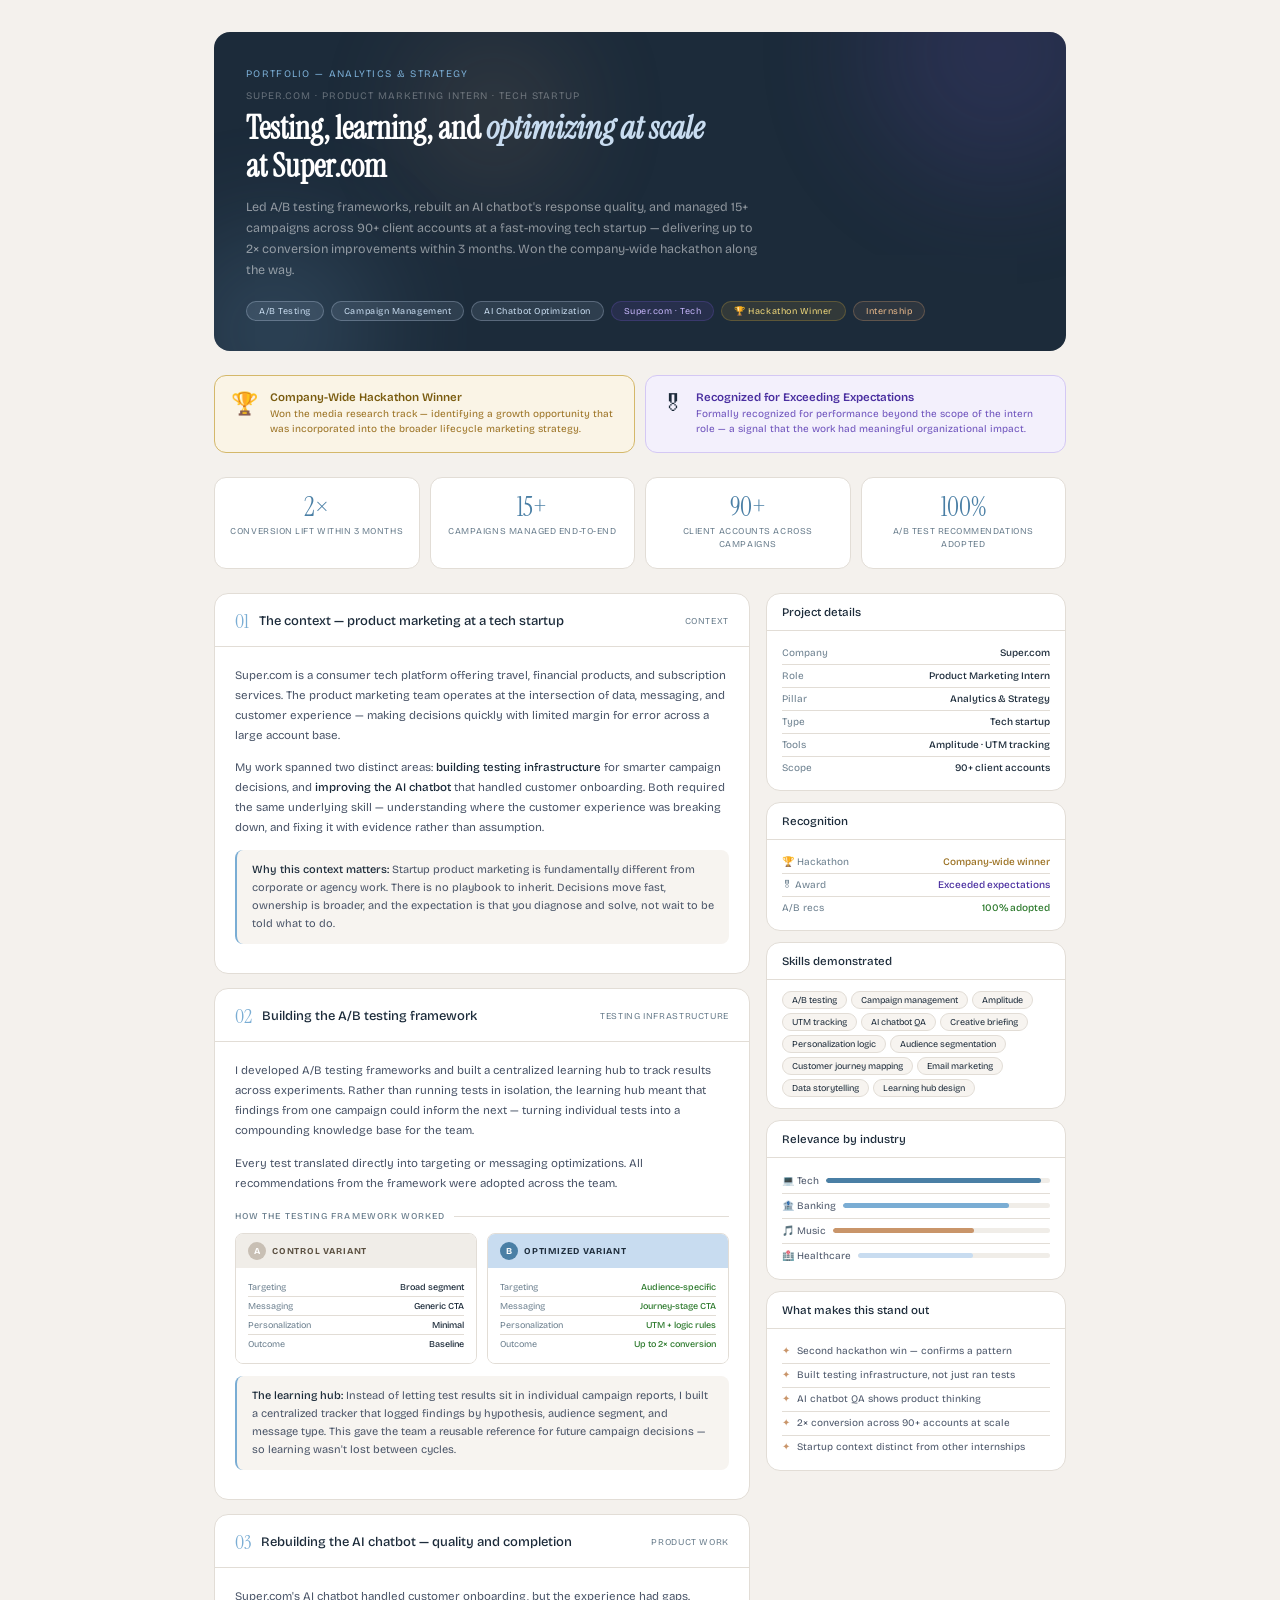
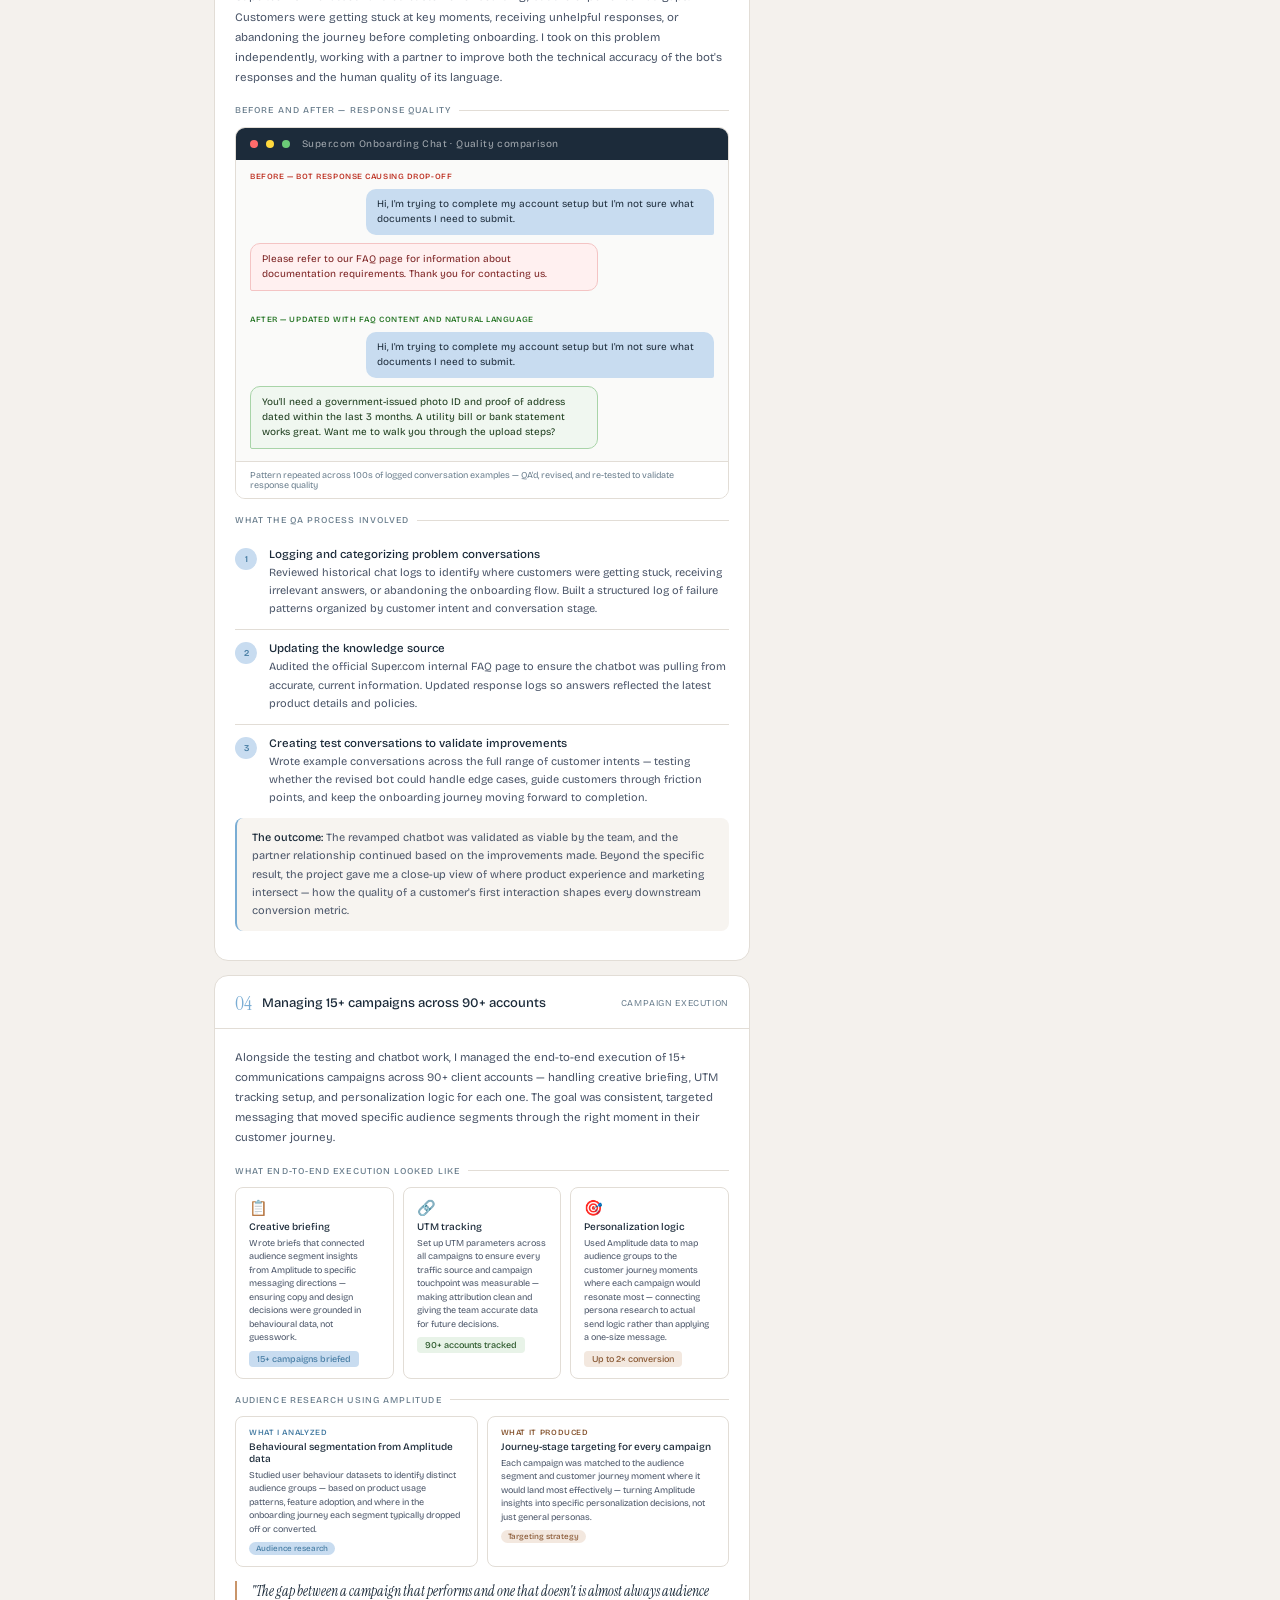
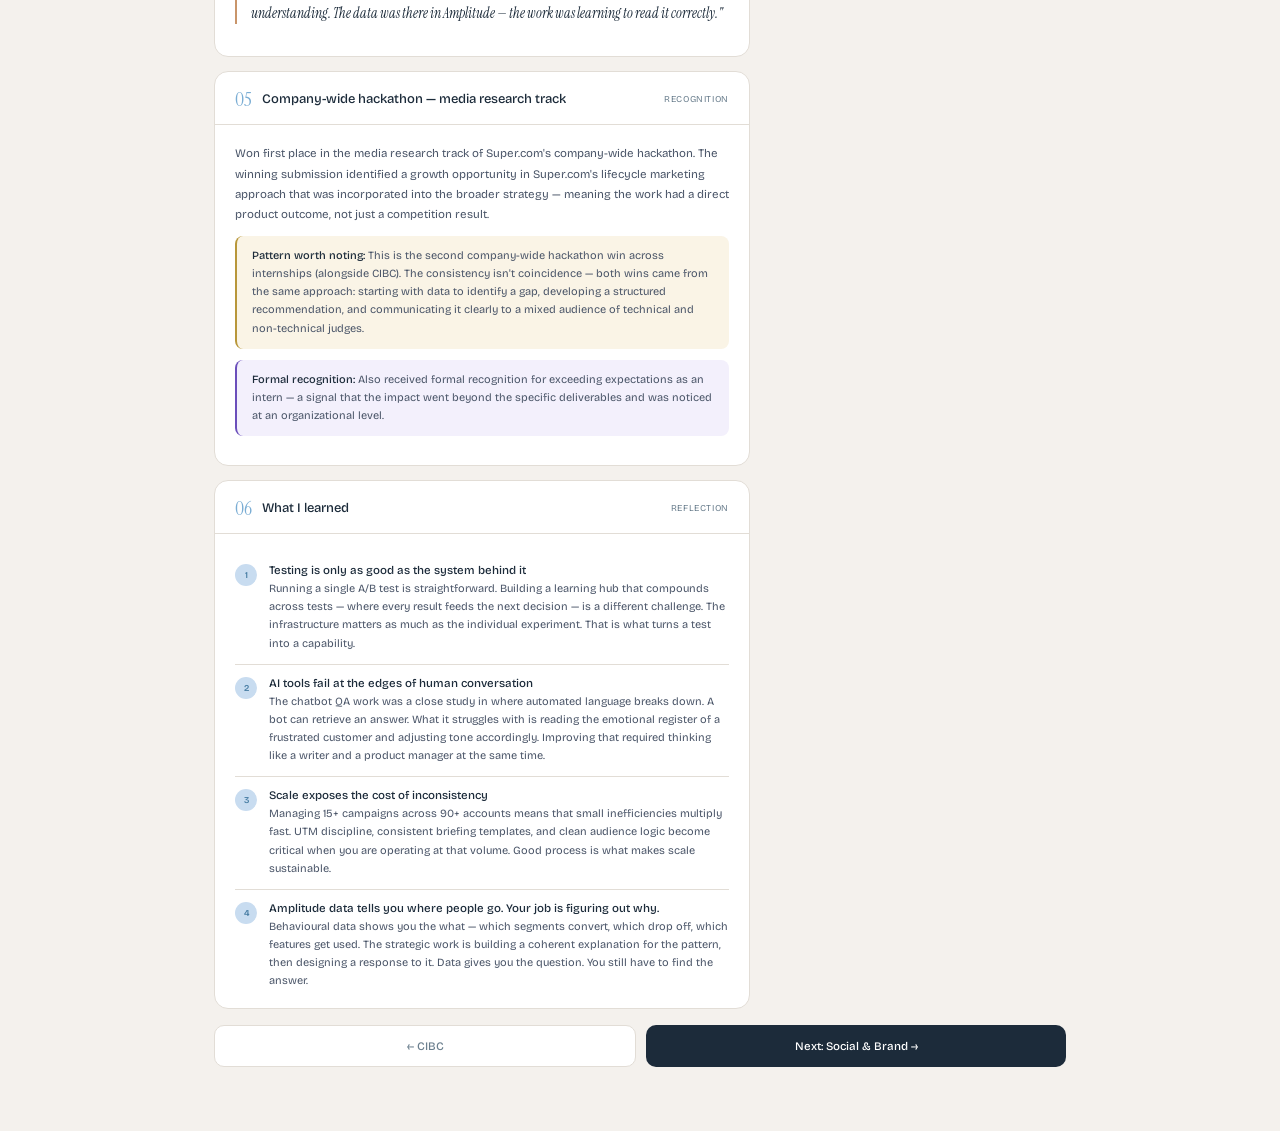
<file: Super Case Study.html>
<!DOCTYPE html>
<html lang="en">
<head>
<meta charset="UTF-8">
<meta name="viewport" content="width=device-width,initial-scale=1.0">
<title>Super.com Case Study — Portfolio</title>
<style>
@import url('https://fonts.googleapis.com/css2?family=Instrument+Serif:ital@0;1&family=Bricolage+Grotesque:opsz,wght@12..96,300;12..96,400;12..96,500;12..96,600&display=swap');
*{box-sizing:border-box;margin:0;padding:0}
body{font-family:'Bricolage Grotesque',sans-serif;background:#F4F1ED;color:#1C2B3A;-webkit-font-smoothing:antialiased}
:root{
  --sky:#C8DCF0;--steel:#7AADD4;--deep:#4A7FA5;
  --cream:#E8E0D0;--warm:#C9956A;--dark:#1C2B3A;--muted:#6B7F8E;
  --white:#fff;--border:#e2ddd6;
  --super:#6B4FBB;--super-light:#f3f0fc;--super-mid:#d4c8f4;
  --gold:#B8973A;--gold-light:#faf4e6;
}
.page{max-width:900px;margin:0 auto;padding:2rem 1.5rem 4rem}

/* HEADER */
.case-header{background:var(--dark);border-radius:16px;padding:36px 32px 30px;margin-bottom:1.5rem;position:relative;overflow:hidden}
.blob{position:absolute;border-radius:50%;filter:blur(60px)}
.bc{font-size:10px;letter-spacing:.13em;text-transform:uppercase;color:var(--steel);margin-bottom:10px;position:relative;z-index:2}
.co{font-size:10px;letter-spacing:.09em;text-transform:uppercase;color:rgba(255,255,255,.32);margin-bottom:8px;position:relative;z-index:2}
.ct{font-family:'Instrument Serif',serif;font-size:32px;color:#fff;line-height:1.18;margin-bottom:10px;position:relative;z-index:2}
.ct em{font-style:italic;color:var(--sky)}
.ctag{font-size:12.5px;color:rgba(255,255,255,.5);line-height:1.7;max-width:520px;position:relative;z-index:2;margin-bottom:20px}
.mr{display:flex;gap:7px;flex-wrap:wrap;position:relative;z-index:2}
.mp{font-size:9px;padding:4px 12px;border-radius:20px;border:1px solid;letter-spacing:.06em}
.pb{background:rgba(200,220,240,.11);border-color:rgba(200,220,240,.28);color:var(--sky)}
.pw{background:rgba(201,149,106,.11);border-color:rgba(201,149,106,.32);color:#e8b88a}
.pc{background:rgba(232,224,208,.09);border-color:rgba(232,224,208,.22);color:#d0c8b5}
.ppurp{background:rgba(107,79,187,.14);border-color:rgba(107,79,187,.3);color:#c4b4f8}
.pgold{background:rgba(184,151,58,.14);border-color:rgba(184,151,58,.32);color:#f0d87a}

/* AWARD BANNER */
.award-banner{display:grid;grid-template-columns:1fr 1fr;gap:10px;margin-bottom:1.5rem}
.award-card{border-radius:12px;padding:14px 16px;display:flex;gap:12px;align-items:flex-start}
.award-gold{background:var(--gold-light);border:0.5px solid #d4b86a}
.award-purple{background:var(--super-light);border:0.5px solid var(--super-mid)}
.award-icon{font-size:22px;flex-shrink:0;margin-top:1px}
.award-title{font-size:11.5px;font-weight:600;margin-bottom:3px}
.award-gold .award-title{color:#7a5c10}
.award-purple .award-title{color:#4a2fa0}
.award-desc{font-size:10px;line-height:1.55}
.award-gold .award-desc{color:#9a7020}
.award-purple .award-desc{color:#6b4fbb}

/* STATS */
.stats-row{display:grid;grid-template-columns:repeat(4,1fr);gap:10px;margin-bottom:1.5rem}
.stat{background:var(--white);border:0.5px solid var(--border);border-radius:12px;padding:16px 12px;text-align:center}
.snum{font-family:'Instrument Serif',serif;font-size:26px;color:var(--deep);line-height:1;margin-bottom:5px}
.slbl{font-size:9px;color:var(--muted);letter-spacing:.06em;text-transform:uppercase;line-height:1.5}

/* LAYOUT */
.case-grid{display:grid;grid-template-columns:1fr 300px;gap:16px;margin-bottom:16px}

/* SECTIONS */
.sec{border:0.5px solid var(--border);border-radius:14px;overflow:hidden;background:var(--white);margin-bottom:14px}
.sec:last-child{margin-bottom:0}
.sh{padding:14px 20px 12px;border-bottom:0.5px solid var(--border);display:flex;align-items:center;gap:10px}
.snum2{font-family:'Instrument Serif',serif;font-size:20px;color:var(--steel)}
.sti{font-size:13px;font-weight:500}
.sbdg{font-size:9px;color:var(--muted);margin-left:auto;letter-spacing:.07em;text-transform:uppercase}
.sbody{padding:18px 20px}
p.b{font-size:11.5px;color:#4a5568;line-height:1.75;margin-bottom:12px}
p.b:last-child{margin-bottom:0}
p.b strong{color:var(--dark);font-weight:500}
.pq{font-family:'Instrument Serif',serif;font-size:14px;font-style:italic;color:var(--dark);border-left:2px solid var(--warm);padding-left:14px;margin:14px 0;line-height:1.55}
.hl{background:#f7f4f0;border-radius:8px;border-left:2px solid var(--steel);padding:11px 15px;margin:11px 0;font-size:11px;color:#4a5568;line-height:1.65}
.hl strong{color:var(--dark);font-weight:500}
.hl-purple{background:var(--super-light);border-left-color:var(--super)}
.hl-gold{background:var(--gold-light);border-left-color:var(--gold)}

/* EVIDENCE LABEL */
.evl{font-size:9px;letter-spacing:.12em;text-transform:uppercase;color:var(--muted);font-weight:500;margin:18px 0 11px;display:flex;align-items:center;gap:8px}
.evl::after{content:'';flex:1;height:0.5px;background:var(--border)}

/* AB TEST VISUAL */
.ab-grid{display:grid;grid-template-columns:1fr 1fr;gap:10px;margin:12px 0}
.ab-card{border-radius:8px;overflow:hidden;border:0.5px solid var(--border)}
.ab-header{padding:8px 12px;font-size:9px;font-weight:700;letter-spacing:.09em;text-transform:uppercase;display:flex;align-items:center;gap:6px}
.ab-a{background:#f0ede8;color:#5a4f40}
.ab-b{background:var(--sky);color:var(--dark)}
.ab-tag{width:18px;height:18px;border-radius:50%;display:flex;align-items:center;justify-content:center;font-size:9px;font-weight:700;flex-shrink:0}
.ab-a .ab-tag{background:#c8bfb4;color:#fff}
.ab-b .ab-tag{background:var(--deep);color:#fff}
.ab-body{padding:10px 12px;background:var(--white)}
.ab-row{display:flex;justify-content:space-between;padding:4px 0;border-bottom:0.5px solid var(--border);font-size:9px}
.ab-row:last-child{border:none}
.ab-key{color:var(--muted)}
.ab-val{font-weight:500;color:var(--dark)}
.ab-val-good{font-weight:500;color:#2d7a2d}

/* CHATBOT FLOW */
.chat-flow{border:0.5px solid var(--border);border-radius:10px;overflow:hidden;margin:12px 0}
.chat-header{background:var(--dark);padding:10px 14px;display:flex;align-items:center;gap:8px}
.chat-dot{width:8px;height:8px;border-radius:50%}
.chat-title{font-size:10px;color:rgba(255,255,255,.6);margin-left:4px;letter-spacing:.04em}
.chat-body{padding:12px 14px;background:#fafaf9;display:flex;flex-direction:column;gap:8px}
.chat-msg{max-width:75%;padding:8px 11px;border-radius:10px;font-size:10px;line-height:1.5}
.chat-user{background:var(--sky);color:var(--dark);align-self:flex-end;border-radius:10px 10px 2px 10px}
.chat-bot-bad{background:#fff0f0;border:0.5px solid #f4c4c4;color:#7a2020;align-self:flex-start;border-radius:10px 10px 10px 2px}
.chat-bot-good{background:#f0f7f0;border:0.5px solid #a8d4a8;color:#1a3a1a;align-self:flex-start;border-radius:10px 10px 10px 2px}
.chat-label{font-size:8px;font-weight:600;letter-spacing:.07em;text-transform:uppercase;margin-bottom:-4px}
.label-bad{color:#c0392b}
.label-good{color:#2d7a2d}
.chat-footer{background:var(--white);border-top:0.5px solid var(--border);padding:8px 14px;font-size:9px;color:var(--muted)}

/* CAMPAIGN METRICS */
.campaign-grid{display:grid;grid-template-columns:1fr 1fr 1fr;gap:9px;margin:10px 0}
.camp-card{border-radius:8px;padding:11px 13px;border:0.5px solid var(--border);background:var(--white)}
.camp-icon{font-size:15px;margin-bottom:4px}
.camp-title{font-size:10px;font-weight:500;color:var(--dark);margin-bottom:4px}
.camp-body{font-size:9px;color:#4a5568;line-height:1.5}
.camp-result{font-size:9px;margin-top:6px;padding:3px 8px;border-radius:4px;font-weight:500;display:inline-block}

/* AMPLITUDE SECTION */
.amplitude-row{display:grid;grid-template-columns:1fr 1fr;gap:9px;margin:10px 0}
.amp-card{border-radius:8px;padding:11px 13px;border:0.5px solid var(--border);background:var(--white)}
.amp-stage{font-size:8px;font-weight:600;letter-spacing:.08em;text-transform:uppercase;margin-bottom:4px}
.amp-title{font-size:10px;font-weight:500;color:var(--dark);margin-bottom:4px}
.amp-body{font-size:9px;color:#4a5568;line-height:1.5}
.amp-tag{font-size:8px;padding:2px 7px;border-radius:10px;display:inline-block;margin-top:5px;font-weight:500}

/* IMPACT GRID */
.ig2{display:grid;grid-template-columns:1fr 1fr;gap:9px;margin:9px 0}
.ib{background:#f7f4f0;border-radius:8px;padding:12px 14px}
.ibn{font-family:'Instrument Serif',serif;font-size:24px;color:var(--deep);margin-bottom:4px;line-height:1}
.ibl{font-size:10px;color:#4a5568;line-height:1.45}

/* STEPS */
.stps{display:flex;flex-direction:column}
.stp{display:flex;gap:12px;padding:11px 0;border-bottom:0.5px solid var(--border);align-items:flex-start}
.stp:last-child{border:none;padding-bottom:0}
.sdot{width:22px;height:22px;border-radius:50%;background:var(--sky);display:flex;align-items:center;justify-content:center;font-size:9px;color:var(--deep);font-weight:600;flex-shrink:0;margin-top:1px}
.stit{font-size:11.5px;font-weight:500;color:var(--dark);margin-bottom:3px}
.sbod{font-size:11px;color:#4a5568;line-height:1.65}

/* SIDEBAR */
.scard{border:0.5px solid var(--border);border-radius:14px;overflow:hidden;background:var(--white);margin-bottom:11px}
.scard:last-child{margin-bottom:0}
.sc-head{padding:11px 15px;border-bottom:0.5px solid var(--border);font-size:11.5px;font-weight:500}
.sc-body{padding:11px 15px}
.scr{display:flex;justify-content:space-between;padding:5px 0;border-bottom:0.5px solid var(--border);gap:8px}
.scr:last-child{border:none}
.sck{font-size:10px;color:var(--muted)}
.scv{font-size:10px;font-weight:500;text-align:right;color:var(--dark)}
.skw{display:flex;flex-wrap:wrap;gap:4px;padding:11px 15px}
.sk{font-size:9px;padding:3px 9px;border-radius:20px;background:#f7f4f0;border:0.5px solid var(--border);color:var(--dark)}
.ir{display:flex;justify-content:space-between;padding:6px 0;border-bottom:0.5px solid var(--border);align-items:center;gap:7px}
.ir:last-child{border:none}
.inn{font-size:10px;color:#4a5568;white-space:nowrap}
.ibw{flex:1;height:5px;background:#f0ede8;border-radius:3px;overflow:hidden}
.ibb{height:100%;border-radius:3px}
.soi{padding:4px 0;border-bottom:0.5px solid var(--border);display:flex;gap:7px;font-size:10px;color:#4a5568;line-height:1.5}
.soi:last-child{border:none}

/* FOOTER */
.fn{display:flex;gap:10px;margin-top:4px}
.fnb{flex:1;padding:13px 0;border-radius:10px;font-size:11.5px;font-weight:500;text-align:center;cursor:pointer;font-family:'Bricolage Grotesque',sans-serif;border:none}
.fnback{border:0.5px solid var(--border)!important;color:var(--muted);background:var(--white)}
.fnnext{background:var(--dark);color:#fff}

@media(max-width:700px){
  .stats-row,.ab-grid,.campaign-grid,.amplitude-row,.ig2,.award-banner{grid-template-columns:1fr 1fr}
  .campaign-grid{grid-template-columns:1fr}
  .case-grid{grid-template-columns:1fr}
  .ct{font-size:24px}
}
</style>
</head>
<body>
<div class="page">

  <!-- HEADER -->
  <header class="case-header">
    <div class="blob" style="width:260px;height:260px;background:#6B4FBB;top:-110px;right:-60px;opacity:.18"></div>
    <div class="blob" style="width:200px;height:200px;background:#7AADD4;bottom:-80px;left:-40px;opacity:.2"></div>
    <div class="blob" style="width:140px;height:140px;background:#C9956A;top:10px;left:210px;opacity:.18"></div>
    <p class="bc">Portfolio — Analytics &amp; Strategy</p>
    <p class="co">Super.com · Product Marketing Intern · Tech Startup</p>
    <h1 class="ct">Testing, learning, and <em>optimizing at scale</em><br>at Super.com</h1>
    <p class="ctag">Led A/B testing frameworks, rebuilt an AI chatbot's response quality, and managed 15+ campaigns across 90+ client accounts at a fast-moving tech startup — delivering up to 2× conversion improvements within 3 months. Won the company-wide hackathon along the way.</p>
    <div class="mr">
      <span class="mp pb">A/B Testing</span>
      <span class="mp pb">Campaign Management</span>
      <span class="mp pb">AI Chatbot Optimization</span>
      <span class="mp ppurp">Super.com · Tech</span>
      <span class="mp pgold">🏆 Hackathon Winner</span>
      <span class="mp pw">Internship</span>
    </div>
  </header>

  <!-- AWARDS -->
  <section aria-label="Recognition">
    <div class="award-banner">
      <div class="award-card award-gold">
        <div class="award-icon" aria-hidden="true">🏆</div>
        <div>
          <div class="award-title">Company-Wide Hackathon Winner</div>
          <div class="award-desc">Won the media research track — identifying a growth opportunity that was incorporated into the broader lifecycle marketing strategy.</div>
        </div>
      </div>
      <div class="award-card award-purple">
        <div class="award-icon" aria-hidden="true">🎖</div>
        <div>
          <div class="award-title">Recognized for Exceeding Expectations</div>
          <div class="award-desc">Formally recognized for performance beyond the scope of the intern role — a signal that the work had meaningful organizational impact.</div>
        </div>
      </div>
    </div>
  </section>

  <!-- STATS -->
  <section class="stats-row" aria-label="Key results">
    <div class="stat"><div class="snum">2×</div><div class="slbl">Conversion lift within 3 months</div></div>
    <div class="stat"><div class="snum">15+</div><div class="slbl">Campaigns managed end-to-end</div></div>
    <div class="stat"><div class="snum">90+</div><div class="slbl">Client accounts across campaigns</div></div>
    <div class="stat"><div class="snum">100%</div><div class="slbl">A/B test recommendations adopted</div></div>
  </section>

  <!-- MAIN + SIDEBAR -->
  <div class="case-grid">
  <div>

    <!-- 01 CONTEXT -->
    <article class="sec" aria-labelledby="s1">
      <div class="sh"><span class="snum2">01</span><h2 class="sti" id="s1">The context — product marketing at a tech startup</h2><span class="sbdg">Context</span></div>
      <div class="sbody">
        <p class="b">Super.com is a consumer tech platform offering travel, financial products, and subscription services. The product marketing team operates at the intersection of data, messaging, and customer experience — making decisions quickly with limited margin for error across a large account base.</p>
        <p class="b">My work spanned two distinct areas: <strong>building testing infrastructure</strong> for smarter campaign decisions, and <strong>improving the AI chatbot</strong> that handled customer onboarding. Both required the same underlying skill — understanding where the customer experience was breaking down, and fixing it with evidence rather than assumption.</p>
        <div class="hl"><strong>Why this context matters:</strong> Startup product marketing is fundamentally different from corporate or agency work. There is no playbook to inherit. Decisions move fast, ownership is broader, and the expectation is that you diagnose and solve, not wait to be told what to do.</div>
      </div>
    </article>

    <!-- 02 AB TESTING -->
    <article class="sec" aria-labelledby="s2">
      <div class="sh"><span class="snum2">02</span><h2 class="sti" id="s2">Building the A/B testing framework</h2><span class="sbdg">Testing infrastructure</span></div>
      <div class="sbody">
        <p class="b">I developed A/B testing frameworks and built a centralized learning hub to track results across experiments. Rather than running tests in isolation, the learning hub meant that findings from one campaign could inform the next — turning individual tests into a compounding knowledge base for the team.</p>
        <p class="b">Every test translated directly into targeting or messaging optimizations. All recommendations from the framework were adopted across the team.</p>

        <div class="evl">How the testing framework worked</div>
        <div class="ab-grid" aria-label="A/B test comparison example">
          <div class="ab-card">
            <div class="ab-header ab-a"><div class="ab-tag">A</div>Control variant</div>
            <div class="ab-body">
              <div class="ab-row"><span class="ab-key">Targeting</span><span class="ab-val">Broad segment</span></div>
              <div class="ab-row"><span class="ab-key">Messaging</span><span class="ab-val">Generic CTA</span></div>
              <div class="ab-row"><span class="ab-key">Personalization</span><span class="ab-val">Minimal</span></div>
              <div class="ab-row"><span class="ab-key">Outcome</span><span class="ab-val">Baseline</span></div>
            </div>
          </div>
          <div class="ab-card">
            <div class="ab-header ab-b"><div class="ab-tag">B</div>Optimized variant</div>
            <div class="ab-body">
              <div class="ab-row"><span class="ab-key">Targeting</span><span class="ab-val-good">Audience-specific</span></div>
              <div class="ab-row"><span class="ab-key">Messaging</span><span class="ab-val-good">Journey-stage CTA</span></div>
              <div class="ab-row"><span class="ab-key">Personalization</span><span class="ab-val-good">UTM + logic rules</span></div>
              <div class="ab-row"><span class="ab-key">Outcome</span><span class="ab-val-good">Up to 2× conversion</span></div>
            </div>
          </div>
        </div>

        <div class="hl"><strong>The learning hub:</strong> Instead of letting test results sit in individual campaign reports, I built a centralized tracker that logged findings by hypothesis, audience segment, and message type. This gave the team a reusable reference for future campaign decisions — so learning wasn't lost between cycles.</div>
      </div>
    </article>

    <!-- 03 CHATBOT -->
    <article class="sec" aria-labelledby="s3">
      <div class="sh"><span class="snum2">03</span><h2 class="sti" id="s3">Rebuilding the AI chatbot — quality and completion</h2><span class="sbdg">Product work</span></div>
      <div class="sbody">
        <p class="b">Super.com's AI chatbot handled customer onboarding, but the experience had gaps. Customers were getting stuck at key moments, receiving unhelpful responses, or abandoning the journey before completing onboarding. I took on this problem independently, working with a partner to improve both the technical accuracy of the bot's responses and the human quality of its language.</p>

        <div class="evl">Before and after — response quality</div>
        <div class="chat-flow" aria-label="Chatbot conversation comparison">
          <div class="chat-header">
            <div class="chat-dot" style="background:#ff6b6b"></div>
            <div class="chat-dot" style="background:#ffd93d"></div>
            <div class="chat-dot" style="background:#6bcb77"></div>
            <span class="chat-title">Super.com Onboarding Chat · Quality comparison</span>
          </div>
          <div class="chat-body">
            <div style="margin-bottom:4px">
              <div class="chat-label label-bad">Before — bot response causing drop-off</div>
            </div>
            <div class="chat-msg chat-user">Hi, I'm trying to complete my account setup but I'm not sure what documents I need to submit.</div>
            <div class="chat-msg chat-bot-bad">Please refer to our FAQ page for information about documentation requirements. Thank you for contacting us.</div>
            <div style="height:8px"></div>
            <div style="margin-bottom:4px">
              <div class="chat-label label-good">After — updated with FAQ content and natural language</div>
            </div>
            <div class="chat-msg chat-user">Hi, I'm trying to complete my account setup but I'm not sure what documents I need to submit.</div>
            <div class="chat-msg chat-bot-good">You'll need a government-issued photo ID and proof of address dated within the last 3 months. A utility bill or bank statement works great. Want me to walk you through the upload steps?</div>
          </div>
          <div class="chat-footer">Pattern repeated across 100s of logged conversation examples — QA'd, revised, and re-tested to validate response quality</div>
        </div>

        <div class="evl" style="margin-top:16px">What the QA process involved</div>
        <div class="stps" role="list">
          <div class="stp" role="listitem">
            <div class="sdot">1</div>
            <div><div class="stit">Logging and categorizing problem conversations</div><div class="sbod">Reviewed historical chat logs to identify where customers were getting stuck, receiving irrelevant answers, or abandoning the onboarding flow. Built a structured log of failure patterns organized by customer intent and conversation stage.</div></div>
          </div>
          <div class="stp" role="listitem">
            <div class="sdot">2</div>
            <div><div class="stit">Updating the knowledge source</div><div class="sbod">Audited the official Super.com internal FAQ page to ensure the chatbot was pulling from accurate, current information. Updated response logs so answers reflected the latest product details and policies.</div></div>
          </div>
          <div class="stp" role="listitem">
            <div class="sdot">3</div>
            <div><div class="stit">Creating test conversations to validate improvements</div><div class="sbod">Wrote example conversations across the full range of customer intents — testing whether the revised bot could handle edge cases, guide customers through friction points, and keep the onboarding journey moving forward to completion.</div></div>
          </div>
        </div>

        <div class="hl"><strong>The outcome:</strong> The revamped chatbot was validated as viable by the team, and the partner relationship continued based on the improvements made. Beyond the specific result, the project gave me a close-up view of where product experience and marketing intersect — how the quality of a customer's first interaction shapes every downstream conversion metric.</div>
      </div>
    </article>

    <!-- 04 CAMPAIGNS -->
    <article class="sec" aria-labelledby="s4">
      <div class="sh"><span class="snum2">04</span><h2 class="sti" id="s4">Managing 15+ campaigns across 90+ accounts</h2><span class="sbdg">Campaign execution</span></div>
      <div class="sbody">
        <p class="b">Alongside the testing and chatbot work, I managed the end-to-end execution of 15+ communications campaigns across 90+ client accounts — handling creative briefing, UTM tracking setup, and personalization logic for each one. The goal was consistent, targeted messaging that moved specific audience segments through the right moment in their customer journey.</p>

        <div class="evl">What end-to-end execution looked like</div>
        <div class="campaign-grid" role="list" aria-label="Campaign execution components">
          <div class="camp-card" role="listitem">
            <div class="camp-icon">📋</div>
            <div class="camp-title">Creative briefing</div>
            <div class="camp-body">Wrote briefs that connected audience segment insights from Amplitude to specific messaging directions — ensuring copy and design decisions were grounded in behavioural data, not guesswork.</div>
            <span class="camp-result" style="background:var(--sky);color:var(--deep)">15+ campaigns briefed</span>
          </div>
          <div class="camp-card" role="listitem">
            <div class="camp-icon">🔗</div>
            <div class="camp-title">UTM tracking</div>
            <div class="camp-body">Set up UTM parameters across all campaigns to ensure every traffic source and campaign touchpoint was measurable — making attribution clean and giving the team accurate data for future decisions.</div>
            <span class="camp-result" style="background:#e8f3e8;color:#2d5a2d">90+ accounts tracked</span>
          </div>
          <div class="camp-card" role="listitem">
            <div class="camp-icon">🎯</div>
            <div class="camp-title">Personalization logic</div>
            <div class="camp-body">Used Amplitude data to map audience groups to the customer journey moments where each campaign would resonate most — connecting persona research to actual send logic rather than applying a one-size message.</div>
            <span class="camp-result" style="background:#f3e8df;color:#8a5a36">Up to 2× conversion</span>
          </div>
        </div>

        <div class="evl" style="margin-top:16px">Audience research using Amplitude</div>
        <div class="amplitude-row" role="list" aria-label="Amplitude research approach">
          <div class="amp-card" role="listitem">
            <div class="amp-stage" style="color:var(--deep)">What I analyzed</div>
            <div class="amp-title">Behavioural segmentation from Amplitude data</div>
            <div class="amp-body">Studied user behaviour datasets to identify distinct audience groups — based on product usage patterns, feature adoption, and where in the onboarding journey each segment typically dropped off or converted.</div>
            <span class="amp-tag" style="background:var(--sky);color:var(--deep)">Audience research</span>
          </div>
          <div class="amp-card" role="listitem">
            <div class="amp-stage" style="color:#8a5a36">What it produced</div>
            <div class="amp-title">Journey-stage targeting for every campaign</div>
            <div class="amp-body">Each campaign was matched to the audience segment and customer journey moment where it would land most effectively — turning Amplitude insights into specific personalization decisions, not just general personas.</div>
            <span class="amp-tag" style="background:#f3e8df;color:#8a5a36">Targeting strategy</span>
          </div>
        </div>

        <div class="pq">"The gap between a campaign that performs and one that doesn't is almost always audience understanding. The data was there in Amplitude — the work was learning to read it correctly."</div>
      </div>
    </article>

    <!-- 05 HACKATHON -->
    <article class="sec" aria-labelledby="s5">
      <div class="sh"><span class="snum2">05</span><h2 class="sti" id="s5">Company-wide hackathon — media research track</h2><span class="sbdg">Recognition</span></div>
      <div class="sbody">
        <p class="b">Won first place in the media research track of Super.com's company-wide hackathon. The winning submission identified a growth opportunity in Super.com's lifecycle marketing approach that was incorporated into the broader strategy — meaning the work had a direct product outcome, not just a competition result.</p>
        <div class="hl hl-gold"><strong>Pattern worth noting:</strong> This is the second company-wide hackathon win across internships (alongside CIBC). The consistency isn't coincidence — both wins came from the same approach: starting with data to identify a gap, developing a structured recommendation, and communicating it clearly to a mixed audience of technical and non-technical judges.</div>
        <div class="hl hl-purple"><strong>Formal recognition:</strong> Also received formal recognition for exceeding expectations as an intern — a signal that the impact went beyond the specific deliverables and was noticed at an organizational level.</div>
      </div>
    </article>

    <!-- 06 LEARNINGS -->
    <article class="sec" aria-labelledby="s6">
      <div class="sh"><span class="snum2">06</span><h2 class="sti" id="s6">What I learned</h2><span class="sbdg">Reflection</span></div>
      <div class="sbody">
        <div class="stps" role="list">
          <div class="stp" role="listitem">
            <div class="sdot">1</div>
            <div><div class="stit">Testing is only as good as the system behind it</div><div class="sbod">Running a single A/B test is straightforward. Building a learning hub that compounds across tests — where every result feeds the next decision — is a different challenge. The infrastructure matters as much as the individual experiment. That is what turns a test into a capability.</div></div>
          </div>
          <div class="stp" role="listitem">
            <div class="sdot">2</div>
            <div><div class="stit">AI tools fail at the edges of human conversation</div><div class="sbod">The chatbot QA work was a close study in where automated language breaks down. A bot can retrieve an answer. What it struggles with is reading the emotional register of a frustrated customer and adjusting tone accordingly. Improving that required thinking like a writer and a product manager at the same time.</div></div>
          </div>
          <div class="stp" role="listitem">
            <div class="sdot">3</div>
            <div><div class="stit">Scale exposes the cost of inconsistency</div><div class="sbod">Managing 15+ campaigns across 90+ accounts means that small inefficiencies multiply fast. UTM discipline, consistent briefing templates, and clean audience logic become critical when you are operating at that volume. Good process is what makes scale sustainable.</div></div>
          </div>
          <div class="stp" role="listitem">
            <div class="sdot">4</div>
            <div><div class="stit">Amplitude data tells you where people go. Your job is figuring out why.</div><div class="sbod">Behavioural data shows you the what — which segments convert, which drop off, which features get used. The strategic work is building a coherent explanation for the pattern, then designing a response to it. Data gives you the question. You still have to find the answer.</div></div>
          </div>
        </div>
      </div>
    </article>

  </div>

  <!-- SIDEBAR -->
  <aside aria-label="Project details">
    <div class="scard">
      <div class="sc-head">Project details</div>
      <div class="sc-body">
        <div class="scr"><span class="sck">Company</span><span class="scv">Super.com</span></div>
        <div class="scr"><span class="sck">Role</span><span class="scv">Product Marketing Intern</span></div>
        <div class="scr"><span class="sck">Pillar</span><span class="scv">Analytics &amp; Strategy</span></div>
        <div class="scr"><span class="sck">Type</span><span class="scv">Tech startup</span></div>
        <div class="scr"><span class="sck">Tools</span><span class="scv">Amplitude · UTM tracking</span></div>
        <div class="scr"><span class="sck">Scope</span><span class="scv">90+ client accounts</span></div>
      </div>
    </div>
    <div class="scard">
      <div class="sc-head">Recognition</div>
      <div class="sc-body">
        <div class="scr"><span class="sck">🏆 Hackathon</span><span class="scv" style="color:#9a7020">Company-wide winner</span></div>
        <div class="scr"><span class="sck">🎖 Award</span><span class="scv" style="color:#4a2fa0">Exceeded expectations</span></div>
        <div class="scr"><span class="sck">A/B recs</span><span class="scv" style="color:#2d7a2d">100% adopted</span></div>
      </div>
    </div>
    <div class="scard">
      <div class="sc-head">Skills demonstrated</div>
      <div class="skw" role="list">
        <span class="sk">A/B testing</span>
        <span class="sk">Campaign management</span>
        <span class="sk">Amplitude</span>
        <span class="sk">UTM tracking</span>
        <span class="sk">AI chatbot QA</span>
        <span class="sk">Creative briefing</span>
        <span class="sk">Personalization logic</span>
        <span class="sk">Audience segmentation</span>
        <span class="sk">Customer journey mapping</span>
        <span class="sk">Email marketing</span>
        <span class="sk">Data storytelling</span>
        <span class="sk">Learning hub design</span>
      </div>
    </div>
    <div class="scard">
      <div class="sc-head">Relevance by industry</div>
      <div class="sc-body" role="list">
        <div class="ir"><span class="inn">💻 Tech</span><div class="ibw"><div class="ibb" style="width:96%;background:var(--deep)"></div></div></div>
        <div class="ir"><span class="inn">🏦 Banking</span><div class="ibw"><div class="ibb" style="width:80%;background:var(--steel)"></div></div></div>
        <div class="ir"><span class="inn">🎵 Music</span><div class="ibw"><div class="ibb" style="width:65%;background:var(--warm)"></div></div></div>
        <div class="ir"><span class="inn">🏥 Healthcare</span><div class="ibw"><div class="ibb" style="width:60%;background:var(--sky)"></div></div></div>
      </div>
    </div>
    <div class="scard">
      <div class="sc-head">What makes this stand out</div>
      <div class="sc-body">
        <div class="soi"><span style="color:var(--warm)">✦</span><span>Second hackathon win — confirms a pattern</span></div>
        <div class="soi"><span style="color:var(--warm)">✦</span><span>Built testing infrastructure, not just ran tests</span></div>
        <div class="soi"><span style="color:var(--warm)">✦</span><span>AI chatbot QA shows product thinking</span></div>
        <div class="soi"><span style="color:var(--warm)">✦</span><span>2× conversion across 90+ accounts at scale</span></div>
        <div class="soi"><span style="color:var(--warm)">✦</span><span>Startup context distinct from other internships</span></div>
      </div>
    </div>
  </aside>
  </div>

  <nav class="fn" aria-label="Case study navigation">
    <button class="fnb fnback">← CIBC</button>
    <button class="fnb fnnext">Next: Social &amp; Brand →</button>
  </nav>

</div>
</body>
</html>
</file>
<file: styles.css>
@import url("https://fonts.googleapis.com/css2?family=Instrument+Serif:ital@0;1&family=Bricolage+Grotesque:opsz,wght@12..96,300;12..96,400;12..96,500;12..96,600&display=swap");

* {
  box-sizing: border-box;
  margin: 0;
  padding: 0;
}
html {
  scroll-behavior: smooth;
}
body {
  font-family: "Bricolage Grotesque", sans-serif;
  background: #f4f1ed;
  color: #1c2b3a;
  -webkit-font-smoothing: antialiased;
}

:root {
  --sky: #c8dcf0;
  --steel: #7aadd4;
  --deep: #4a7fa5;
  --cream: #e8e0d0;
  --warm: #c9956a;
  --dark: #1c2b3a;
  --muted: #6b7f8e;
  --offwhite: #f4f1ed;
  --white: #fff;
  --border: #e2ddd6;
}

/* ── NAV ── */
nav {
  position: fixed;
  top: 0;
  left: 0;
  right: 0;
  z-index: 100;
  background: rgba(244, 241, 237, 0.92);
  backdrop-filter: blur(12px);
  border-bottom: 0.5px solid var(--border);
  padding: 0 5%;
  height: 56px;
  display: flex;
  align-items: center;
  justify-content: space-between;
}
.nav-logo {
  font-family: "Instrument Serif", serif;
  font-size: 18px;
  color: var(--dark);
  text-decoration: none;
  letter-spacing: 0.01em;
}
.nav-links {
  display: flex;
  gap: 28px;
  list-style: none;
}
.nav-links a {
  font-size: 11px;
  letter-spacing: 0.09em;
  text-transform: uppercase;
  color: var(--muted);
  text-decoration: none;
  transition: color 0.15s;
}
.nav-links a:hover {
  color: var(--dark);
}
.nav-cta {
  font-size: 11px;
  padding: 7px 18px;
  background: var(--dark);
  color: #fff;
  border-radius: 5px;
  text-decoration: none;
  letter-spacing: 0.04em;
  transition: background 0.15s;
}
.nav-cta:hover {
  background: #2d3f54;
}

/* ── HERO ── AND TEST */
.hero {
  min-height: 100vh;
  padding: 60px 10% 0;
  display: grid;
  grid-template-columns: 1fr auto;
  align-items: center;
  gap: 40px;
  position: relative;
  overflow: hidden;
}
.hero-blob {
  position: absolute;
  border-radius: 50%;
  filter: blur(70px);
  pointer-events: none;
}

.hero-left {
  position: relative;
  z-index: 2;
  max-width: 580px;
}
.hero-eyebrow {
  font-size: 10px;
  letter-spacing: 0.15em;
  text-transform: uppercase;
  color: var(--muted);
  margin-bottom: 18px;
  font-weight: 500;
}
.hero-title {
  font-family: "Instrument Serif", serif;
  font-size: clamp(36px, 5vw, 58px);
  line-height: 1.12;
  color: var(--dark);
  margin-bottom: 20px;
}
.hero-title em {
  font-style: italic;
  color: var(--deep);
}
.hero-body {
  font-size: 15px;
  color: var(--muted);
  line-height: 1.75;
  max-width: 440px;
  margin-bottom: 32px;
  font-weight: 300;
}
.hero-badges {
  display: flex;
  gap: 7px;
  flex-wrap: wrap;
  margin-bottom: 36px;
}
.badge {
  font-size: 10px;
  padding: 5px 12px;
  border-radius: 4px;
  font-weight: 500;
  background: var(--sky);
  color: var(--deep);
  letter-spacing: 0.04em;
}
.badge-warm {
  background: #f3e8df;
  color: #8a5a36;
}
.hero-btns {
  display: flex;
  gap: 12px;
  flex-wrap: wrap;
}
.btn-primary {
  font-size: 12px;
  padding: 12px 24px;
  background: var(--dark);
  color: #fff;
  border-radius: 6px;
  text-decoration: none;
  font-weight: 500;
  letter-spacing: 0.03em;
  transition: background 0.15s;
}
.btn-primary:hover {
  background: #2d3f54;
}
.btn-secondary {
  font-size: 12px;
  padding: 12px 24px;
  background: transparent;
  color: var(--dark);
  border-radius: 6px;
  text-decoration: none;
  font-weight: 500;
  letter-spacing: 0.03em;
  border: 0.5px solid var(--dark);
  transition: background 0.15s;
}
.btn-secondary:hover {
  background: rgba(28, 43, 58, 0.05);
}

.hero-right {
  position: relative;
  z-index: 2;
  flex-shrink: 0;
}
.hero-photo {
  width: 220px;
  height: 280px;
  border-radius: 12px;
  background: var(--sky);
  border: 1px solid #a8c9e8;
  display: flex;
  align-items: center;
  justify-content: center;
  flex-direction: column;
  gap: 8px;
  font-size: 11px;
  color: var(--deep);
  text-align: center;
  overflow: hidden;
}
.hero-photo-label {
  font-size: 10px;
  color: var(--deep);
  letter-spacing: 0.06em;
  text-transform: uppercase;
}

/* ── MARQUEE STRIP ── */
.strip {
  background: var(--dark);
  padding-top: 20px;
  padding-bottom: 20px;
  overflow: hidden;
  border-top: 0.5px solid #2d3f54;
  border-bottom: 0.5px solid #2d3f54;
}
.strip-inner {
  display: flex;
  gap: 0;
  white-space: nowrap;
  flex-direction: column;
  justify-content: center;
}
.strip-item {
  font-size: 10px;
  color: rgba(255, 255, 255, 0.55);
  letter-spacing: 0.12em;
  text-transform: uppercase;
  padding: 0 28px;
  border-right: 0.5px solid rgba(255, 255, 255, 0.1);
}
.strip-item:first-child {
  padding-bottom: 12px;
}
.strip-item:last-child {
  border-right: none;
}
.strip-accent {
  color: var(--warm);
  letter-spacing: 0;
  font-size: 12px;
}

.companies {
  display: flex;
  gap: 30px;
  justify-content: center;
}

.company a {
  display: flex;
  justify-content: center;
  align-items: center;
  height: 100%;
}

.companies li {
  list-style: none;
}

.company img {
  object-fit: contain;
  height: 30px;
  width: auto;
}

/* ── INTRO ── */
.intro {
  padding: 80px 10%;
  display: grid;
  grid-template-columns: 1fr 1fr;
  gap: 60px;
  align-items: center;
  background: var(--white);
  border-bottom: 0.5px solid var(--border);
}
.intro-left {
}
.intro-tag {
  font-size: 10px;
  letter-spacing: 0.14em;
  text-transform: uppercase;
  color: var(--muted);
  margin-bottom: 16px;
  font-weight: 500;
}
.intro-heading {
  font-family: "Instrument Serif", serif;
  font-size: 28px;
  line-height: 1.3;
  color: var(--dark);
  margin-bottom: 20px;
}
.intro-heading em {
  font-style: italic;
  color: var(--deep);
}
.intro-body {
  font-size: 13px;
  color: var(--muted);
  line-height: 1.8;
  font-weight: 300;
}

.intro-right {
  display: flex;
  flex-direction: column;
  gap: 16px;
}
.intro-card {
  background: var(--offwhite);
  border: 0.5px solid var(--border);
  border-radius: 10px;
  padding: 16px 18px;
}
.ic-label {
  font-size: 10px;
  letter-spacing: 0.1em;
  text-transform: uppercase;
  color: var(--muted);
  margin-bottom: 6px;
  font-weight: 500;
}
.ic-value {
  font-size: 13px;
  color: var(--dark);
  font-weight: 500;
  line-height: 1.5;
}

/* ── WORK SECTION ── */
.work {
  padding: 80px 10%;
  background: var(--offwhite);
}
.work-header {
  display: flex;
  align-items: flex-end;
  justify-content: space-between;
  margin-bottom: 40px;
}
.section-tag {
  font-size: 10px;
  letter-spacing: 0.14em;
  text-transform: uppercase;
  color: var(--muted);
  margin-bottom: 10px;
  font-weight: 500;
}
.section-title {
  font-family: "Instrument Serif", serif;
  font-size: 30px;
  color: var(--dark);
  line-height: 1.2;
}
.see-all {
  font-size: 11px;
  color: var(--deep);
  text-decoration: none;
  letter-spacing: 0.04em;
  padding-bottom: 2px;
  border-bottom: 0.5px solid var(--deep);
}

.pillars {
  display: grid;
  grid-template-columns: 1fr 1fr 1fr;
  gap: 14px;
  margin-bottom: 14px;
}
.pillar-card {
  background: var(--white);
  border: 0.5px solid var(--border);
  border-radius: 12px;
  overflow: hidden;
  text-decoration: none;
  transition:
    border-color 0.15s,
    transform 0.12s;
  display: block;
}
.pillar-card:hover {
  border-color: var(--steel);
  transform: translateY(-2px);
}
.pillar-top {
  padding: 22px 22px 18px;
}
.pillar-num {
  font-family: "Instrument Serif", serif;
  font-size: 32px;
  line-height: 1;
  margin-bottom: 10px;
}
.pc-1 .pillar-num {
  color: var(--steel);
}
.pc-2 .pillar-num {
  color: var(--deep);
}
.pc-3 .pillar-num {
  color: var(--warm);
}
.pillar-name {
  font-size: 14px;
  font-weight: 600;
  color: var(--dark);
  margin-bottom: 6px;
}
.pillar-sub {
  font-size: 11px;
  color: var(--muted);
  line-height: 1.5;
}
.pillar-thumb {
  height: 90px;
  border-top: 0.5px solid var(--border);
  display: flex;
  align-items: center;
  justify-content: center;
  padding: 0 22px;
  gap: 6px;
  flex-wrap: wrap;
}
.pc-1 .pillar-thumb {
  background: #edf4f9;
}
.pc-2 .pillar-thumb {
  background: #edf4f9;
}
.pc-3 .pillar-thumb {
  background: #faf0e8;
}
.pillar-tag {
  font-size: 9px;
  padding: 3px 9px;
  border-radius: 3px;
  font-weight: 600;
  letter-spacing: 0.05em;
}
.pc-1 .pillar-tag,
.pc-2 .pillar-tag {
  background: var(--sky);
  color: var(--deep);
}
.pc-3 .pillar-tag {
  background: #f3e8df;
  color: #8a5a36;
}

/* ── ABOUT ── */
.about {
  padding: 80px 10%;
  background: var(--white);
  display: grid;
  grid-template-columns: auto 1fr;
  gap: 48px;
  align-items: start;
  border-top: 0.5px solid var(--border);
}
.about-avatar {
  width: 64px;
  height: 64px;
  border-radius: 50%;
  background: var(--sky);
  border: 2px solid var(--steel);
  display: flex;
  align-items: center;
  justify-content: center;
  font-family: "Instrument Serif", serif;
  font-size: 22px;
  color: var(--deep);
  flex-shrink: 0;
}
.about-name {
  font-family: "Instrument Serif", serif;
  font-size: 22px;
  color: var(--dark);
  margin-bottom: 3px;
}
.about-tagline {
  font-size: 10px;
  color: var(--warm);
  letter-spacing: 0.1em;
  text-transform: uppercase;
  font-weight: 600;
  margin-bottom: 14px;
}
.about-bio {
  font-size: 13px;
  color: var(--muted);
  line-height: 1.8;
  max-width: 540px;
  margin-bottom: 18px;
  font-weight: 300;
}
.skills-row {
  display: flex;
  gap: 7px;
  flex-wrap: wrap;
  width: 75%;
}
.skill {
  font-size: 10px;
  padding: 4px 10px;
  border-radius: 20px;
  background: var(--offwhite);
  border: 0.5px solid var(--border);
  color: var(--dark);
}

/* ── CONTACT ── */
.contact {
  background: var(--dark);
  padding: 80px 5%;
  text-align: center;
}
.contact-pre {
  font-size: 10px;
  letter-spacing: 0.14em;
  text-transform: uppercase;
  color: var(--steel);
  margin-bottom: 14px;
}
.contact-title {
  font-family: "Instrument Serif", serif;
  font-size: 34px;
  color: #fff;
  margin-bottom: 12px;
  line-height: 1.2;
}
.contact-title em {
  font-style: italic;
  color: var(--sky);
}
.contact-sub {
  font-size: 13px;
  color: rgba(255, 255, 255, 0.45);
  margin-bottom: 32px;
  font-weight: 300;
  line-height: 1.7;
}
.contact-btn {
  font-size: 12px;
  padding: 14px 28px;
  background: var(--warm);
  color: #fff;
  border-radius: 6px;
  text-decoration: none;
  font-weight: 500;
  letter-spacing: 0.03em;
  display: inline-block;
  transition: background 0.15s;
}
.contact-btn:hover {
  background: #b8834e;
}
.contact-links {
  display: flex;
  gap: 24px;
  justify-content: center;
  margin-top: 28px;
}
.contact-link {
  font-size: 11px;
  color: rgba(255, 255, 255, 0.4);
  text-decoration: none;
  letter-spacing: 0.06em;
  transition: color 0.15s;
}
.contact-link:hover {
  color: rgba(255, 255, 255, 0.8);
}

/* ── RESPONSIVE ── */
@media (max-width: 768px) {
  .hero {
    grid-template-columns: 1fr;
    padding-top: 80px;
  }
  .hero-right {
    display: none;
  }
  .intro {
    grid-template-columns: 1fr;
  }
  .pillars {
    grid-template-columns: 1fr;
  }
  .about {
    grid-template-columns: 1fr;
  }
  .about-avatar {
    display: none;
  }
  .work-header {
    flex-direction: column;
    align-items: flex-start;
    gap: 12px;
  }
}
</file>
